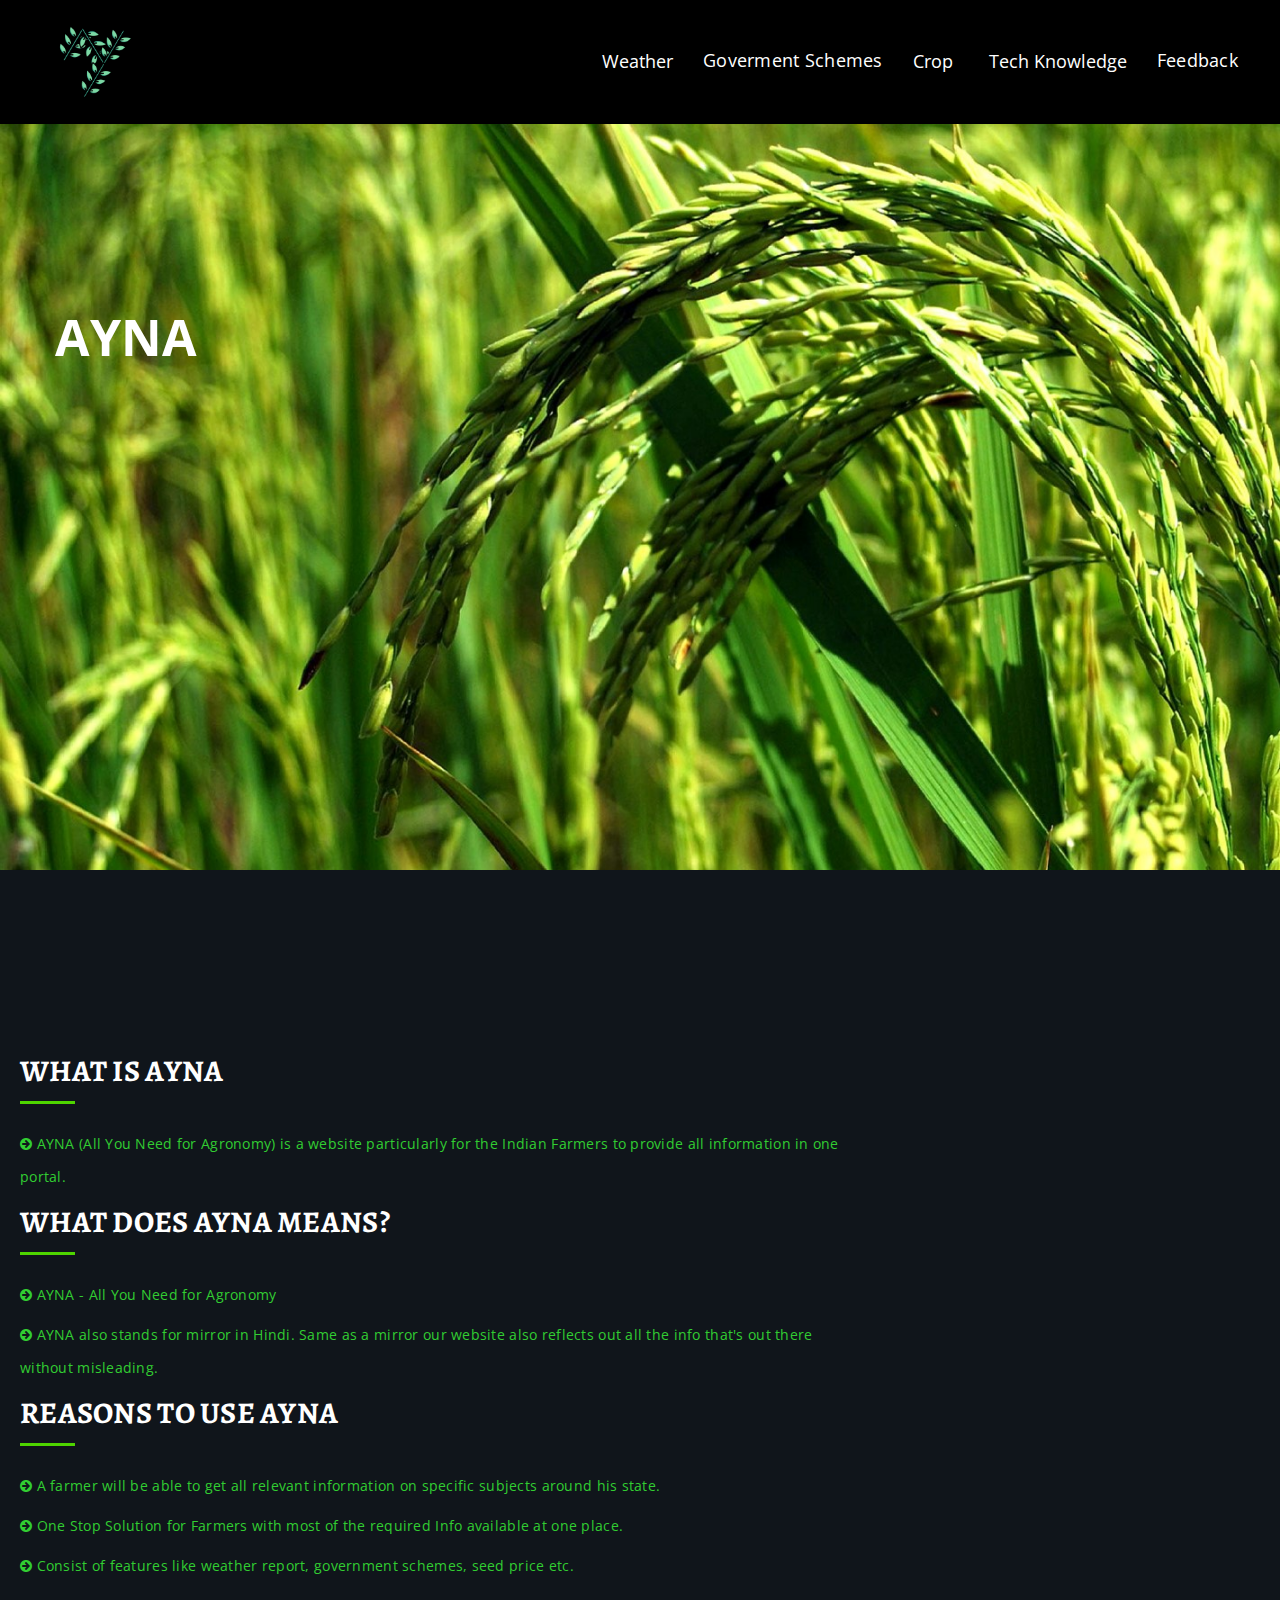
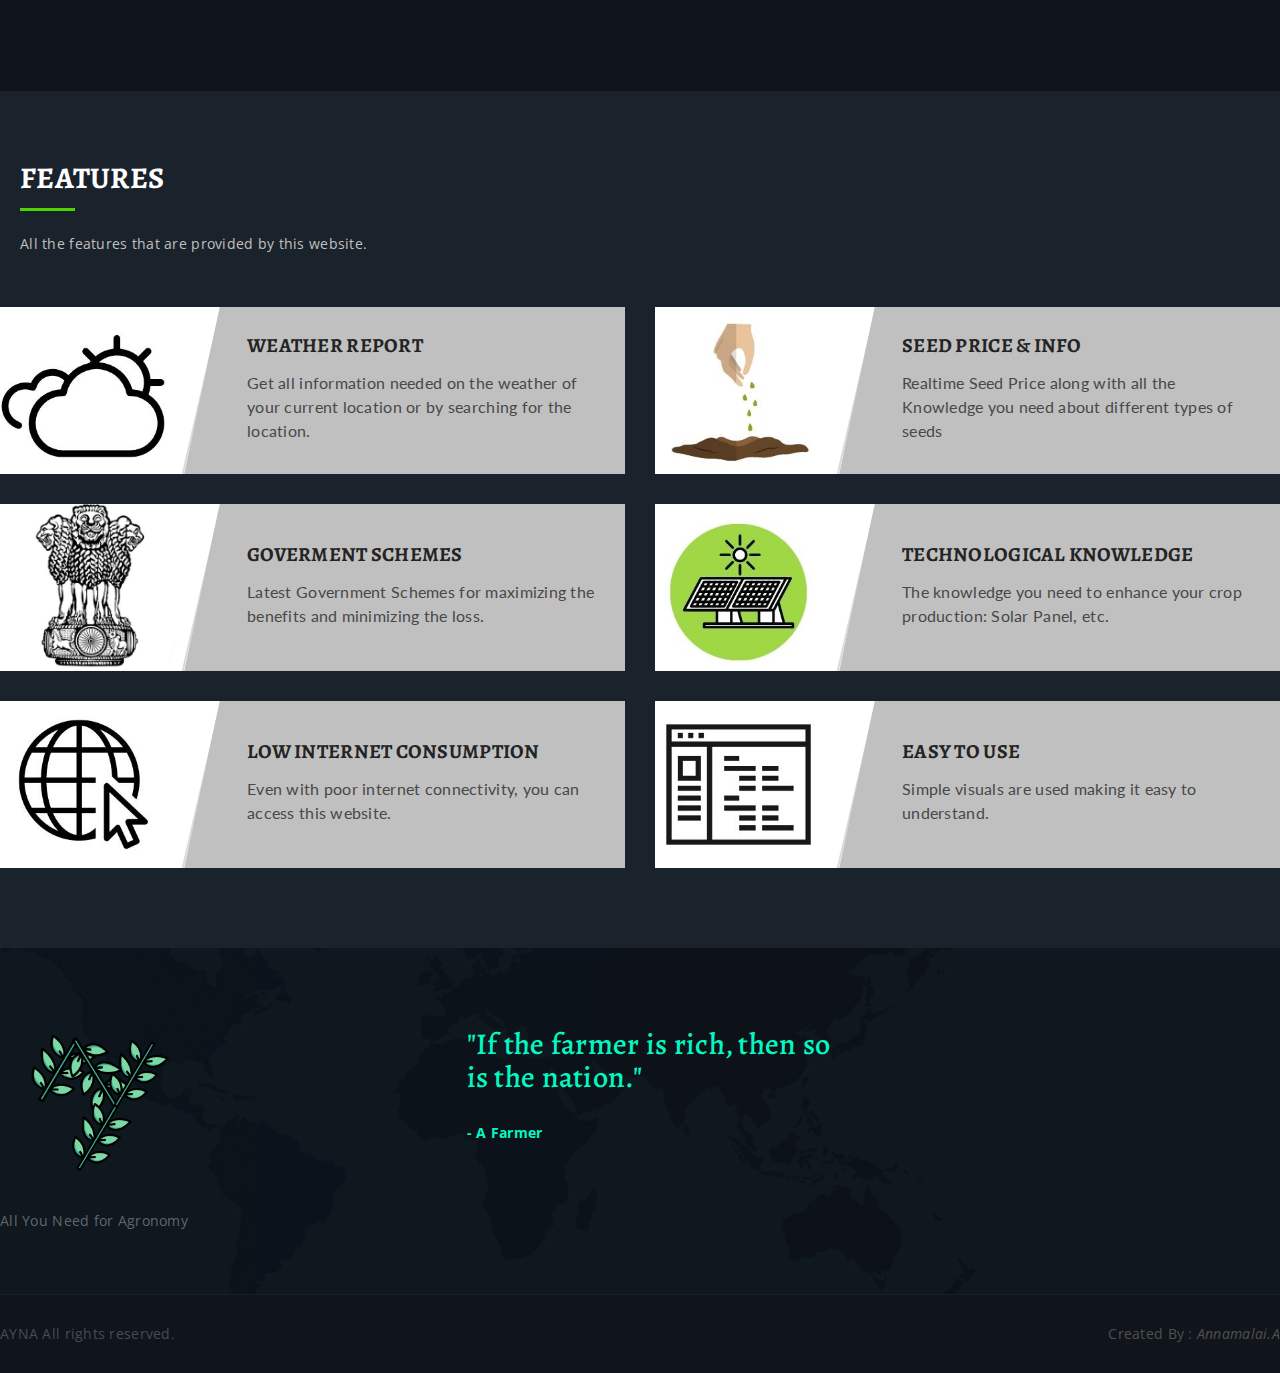
<file: index.html>
<!DOCTYPE html>
<html lang="en">


	<style type="text/css">

		.header {
		  overflow: hidden;
		  background-color: black;
		  padding: 10px 30px ;
		}
		
		.header a {
		  float: left;
		  color: white;
		  text-align: center;
		  padding: 12px;
		  text-decoration: none;
		  font-size: 18px; 
		  line-height: 25px;
		  border-radius: 4px;
		}
		
		.header a.logo {
		  font-size: 25px;
		  font-weight: bold;
		}
		.header a.logo:hover {
		  background-color: black;
		}
		
		
		.header a:hover {
		  background-color: rgb(86, 246, 11);
		  color: black;
		}
		
		.header a.active {
		  background-color: dodgerblue;
		  color: white;
		}
		
		.header-right {
		  float: right;
		}
		.subnav {
		  float: left;
		  overflow: hidden;
		  padding: 12px;
		  text-decoration: none;
		  font-size: 18px; 
		  line-height: 25px;
		  border-radius: 4px;
		}
		
		.subnav .subnavbtn {
		  border: none;
		  outline: none;
		  color: white;
		
		  background-color: inherit;
		  font-family: inherit;
		  margin: 0;
		}
		
		
		.subnav-content {
		  display: none;
		  position: absolute;
		
		  background-color: black;
		  z-index: 1;
		}
		
		.subnav-content a {
		  float: left;
		  color: white;
		  text-decoration: none;
		}
		
		.subnav-content a:hover {
		  background-color: rgb(6, 240, 26);
		  color: black;
		}
		
		.subnav:hover .subnav-content {
		  display: block;
		}
</style>

<head>
	<meta name="viewport" content="width=device-width , initial-scale=1.0">
	<meta http-equiv="X-UA-Compatible" content="IE=edge">
	<meta charset="UTF-8">
	<title>AYNA</title>
	<!-- viewport meta -->
	<meta name="AYNA" content="All You Need for Agronomy">

	<!-- styles -->
	<!-- helpers -->
	<link rel="stylesheet" href="plugins/bootstrap/css/bootstrap.min.css">
	<!-- fontawesome css -->
	<link rel="stylesheet" href="plugins/font-awesome/css/font-awesome.min.css">
	<!-- strock gap icons -->
	<link rel="stylesheet" href="plugins/Stroke-Gap-Icons-Webfont/style.css">
	<!-- revolution slider css -->
	<link rel="stylesheet" href="plugins/revolution/css/settings.css">
	<link rel="stylesheet" href="plugins/revolution/css/layers.css">
	<link rel="stylesheet" href="plugins/revolution/css/navigation.css">
	<!-- flaticon css -->
	<link rel="stylesheet" href="plugins/flaticon/flaticon.css">
	<!-- jQuery ui css -->
	<link href="plugins/jquery-ui-1.11.4/jquery-ui.css" rel="stylesheet">
	<!-- owl carousel css -->
	<link rel="stylesheet" href="plugins/owl.carousel-2/assets/owl.carousel.css">
	<link rel="stylesheet" href="plugins/owl.carousel-2/assets/owl.theme.default.min.css">
	<!-- animate css -->
	<link rel="stylesheet" href="plugins/animate.min.css">
	<!-- fancybox -->
	<link rel="stylesheet" href="plugins/fancyapps-fancyBox/source/jquery.fancybox.css">
	<link rel="icon" href="images/aynaLogo.png" type="image/gif" sizes="16x16">


	<!-- master stylesheet -->
	<link rel="stylesheet" href="css/style.css">
	<!-- responsive stylesheet -->
	<link rel="stylesheet" href="css/responsive.css">



</head>
<body>

	<style type="text/css">

		.header {
		  overflow: hidden;
		  background-color: black;
		  padding: 10px 30px ;
		}
		
		.header a {
		  float: left;
		  color: white;
		  text-align: center;
		  padding: 12px;
		  text-decoration: none;
		  font-size: 18px; 
		  line-height: 25px;
		  border-radius: 4px;
		}
		
		.header a.logo {
		  font-size: 25px;
		  font-weight: bold;
		}
		.header a.logo:hover {
		  background-color: black;
		}
		
		.header a:hover {
		  background-color: rgb(86, 246, 11);
		  color: black;
		}
		
		.header a.active {
		  background-color: dodgerblue;
		  color: white;
		}
		
		.header-right {
		  float: right;
		}
		.subnav {
		  float: left;
		  overflow: hidden;
		  padding: 12px;
		  text-decoration: none;
		  font-size: 18px; 
		  line-height: 25px;
		  border-radius: 4px;
		}
		
		.subnav .subnavbtn {
		  border: none;
		  outline: none;
		  color: white;
		
		  background-color: inherit;
		  font-family: inherit;
		  margin: 0;
		}
		
		
		.subnav-content {
		  display: none;
		  position: absolute;
		
		  background-color: black;
		  z-index: 1;
		}
		
		.subnav-content a {
		  float: left;
		  color: white;
		  text-decoration: none;
		}
		
		.subnav-content a:hover {
		  background-color: rgb(6, 240, 26);
		  color: black;
		}
		
		.subnav:hover .subnav-content {
		  display: block;
		}
</style>	


<!-- Start mainmenu -->
<header>
	<div class="header">
	 <a href="#default" class="logo"><img style="height: 80px;" src="images/footer-logo.png" alt="logo"></a>
	 <br>
	  <div class="header-right">
	   <div class="subnav">
		   <button class="subnavbtn">Weather<i class="#"></i></button>
		   <div class="subnav-content">
		   <li><a href="weatherwebsite/index.html">Search</a></li>
		   <li><a href="weatherwebsite/currentLocationW/index.html">Your Current Location</a></li>
		   </div>
	   </div>
	   <a href="govts.html">Goverment Schemes</a>
	   <div class="subnav">
		   <button class="subnavbtn">Crop<i class="#"></i></button>
		   <div class="subnav-content">
		   <li><a href="seed.html">Info on Seeds</a></li>
		   <li><a href="seed price.html">Current Seeds Price</a></li>
		   <li><a href="Fertilizer.html">Fertilizer</a></li>
		   </div>
	   </div>
	   <div class="subnav">
		<button class="subnavbtn">Tech Knowledge<i class="#"></i></button>
		<div class="subnav-content">
		<li><a href="solarpanel.html">Solar Panel</a></li>
		<li><a href="tech.html">Modern Day Tech</a></li>
		</div>
	</div>
	   <a href="Feedback.html">Feedback</a>
	   </div>

</div>

</header>
<!-- End mainmenu -->


<section class="rev_slider_wrapper thm-banner-wrapper">
	<div id="slider1" class="rev_slider"  data-version="5.0">
		<ul>

			<li data-transition="parallaxvertical" data-ease="SlowMo.ease">
				<img src="images/slider/crop.jpg"  alt="Crop Background">
				<div class="tp-caption sfb tp-resizeme caption-h1" 
			        data-x="left" data-hoffset="0" 
			        data-y="top" data-voffset="188" 
			        data-whitespace="nowrap"
			        data-transform_idle="o:1;" 
			        data-transform_in="o:0" 
			        data-transform_out="o:0" 
			        data-start="500">
					AYNA
			    </div>
				<div class="tp-caption sfb tp-resizeme caption-p" 
			        data-x="left" data-hoffset="33" 
			        data-y="top" data-voffset="315" 
			        data-whitespace="nowrap"
			        data-transform_idle="o:1;" 
			        data-transform_in="o:0" 
			        data-transform_out="o:0" 
			        data-start="1000">
					"AYNA - <strong>You Need for Agronomy</strong>."
			    </div>
				
			</li>

			<li data-transition="parallaxvertical" data-ease="SlowMo.ease">
				<img src="images/slider/11.jpeg"  alt="Farms">
				<div class="tp-caption sfb tp-resizeme caption-h1" 
			        data-x="left" data-hoffset="0" 
			        data-y="top" data-voffset="248" 
			        data-whitespace="nowrap"
			        data-transform_idle="o:1;" 
			        data-transform_in="o:0" 
			        data-transform_out="o:0" 
			        data-start="500">
					Our<br> Vision
			    </div>
				<div class="tp-caption sfb tp-resizeme caption-p" 
			        data-x="left" data-hoffset="0" 
			        data-y="top" data-voffset="375" 
			        data-whitespace="nowrap"
			        data-transform_idle="o:1;" 
			        data-transform_in="o:0" 
			        data-transform_out="o:0" 
			        data-start="1000">
					Is to create awareness related to Farming Technics and Technology in Farmers community.
			    </div>
				<div class="tp-caption sfl tp-resizeme" 
			        data-x="left" data-hoffset="0" 
			        data-y="top" data-voffset="500" 
			        data-whitespace="nowrap"
			        data-transform_idle="o:1;" 
			        data-transform_in="o:0" 
			        data-transform_out="o:0" 
			        data-start="1500">
			    </div>
			</li>
			<li data-transition="parallaxvertical" data-ease="SlowMo.ease">
				<img src="images/slider/bg2.jpg"  alt="crop">
				<div class="tp-caption sfb tp-resizeme caption-h1" 
			        data-x="left" data-hoffset="0" 
			        data-y="top" data-voffset="248" 
			        data-whitespace="nowrap"
			        data-transform_idle="o:1;" 
			        data-transform_in="o:0" 
			        data-transform_out="o:0" 
			        data-start="500">
					AYNA<br>VISION
			    </div>
				<div class="tp-caption sfb tp-resizeme caption-p" 
			        data-x="left" data-hoffset="0" 
			        data-y="top" data-voffset="375" 
			        data-whitespace="nowrap"
			        data-transform_idle="o:1;" 
			        data-transform_in="o:0" 
			        data-transform_out="o:0" 
			        data-start="1000">
			        Is to work for farmers problem and introduce them to various policies and Technology related to farming.
					
			    </div>
				<div class="tp-caption sfl tp-resizeme" 
			        data-x="left" data-hoffset="0" 
			        data-y="top" data-voffset="500" 
			        data-whitespace="nowrap"
			        data-transform_idle="o:1;" 
			        data-transform_in="o:0" 
			        data-transform_out="o:0" 
			        data-start="1500">
					<!--<a href="about.html" class="thm-btn">About Us <i class="fa fa-arrow-right"></i></a>-->
			    </div>
			</li>

			<li data-transition="parallaxvertical" data-ease="SlowMo.ease">
				<img src="images/slider/12.jpeg"  alt="farms">
				<div class="tp-caption sfb tp-resizeme caption-h1" 
			        data-x="left" data-hoffset="0" 
			        data-y="bottom" data-voffset="0" 
			        data-whitespace="nowrap"
			        data-transform_idle="o:1;" 
			        data-transform_in="o:0" 
			        data-transform_out="o:0" 
			        data-start="500">
					
			    </div>
				<div class="tp-caption sfb tp-resizeme caption-h1" 
			        data-x="right" data-hoffset="0" 
			        data-y="bottom" data-voffset="0" 
			        data-whitespace="nowrap"
			        data-transform_idle="o:1;" 
			        data-transform_in="o:0" 
			        data-transform_out="o:0" 
			        data-start="1700">
					
			    </div>
				<div class="tp-caption sfb tp-resizeme caption-p" 
			        data-x="right" data-hoffset="50" 
			        data-y="top" data-voffset="275" 
			        data-whitespace="nowrap"
			        data-transform_idle="o:1;" 
			        data-transform_in="o:0" 
			        data-transform_out="o:0" 
			        data-start="1100">
					"Farming looks mighty easy when your plow is a pencil,<br> and you're a thousand miles from the corn field." <br> - President Dwight D. Eisenhower			    </div>
			    <div class="tp-caption sfl tp-resizeme" 
			        data-x="right" data-hoffset="460" 
			        data-y="top" data-voffset="360" 
			        data-whitespace="nowrap"
			        data-transform_idle="o:1;" 
			        data-transform_in="o:0" 
			        data-transform_out="o:0" 
			        data-start="1500">
					<!--<a href="https://www.vitbhopal.ac.in/" class="thm-btn inverse">VIT Bhopal <i class="fa fa-arrow-right"></i></a>-->
			    </div>
			</li>
		</ul>
	</div>
</section>

<section class="about-info-box sec-padding">
	<div class="thm-container">
		<div class="row">
		
			
			<div class="col-lg-8 col-md-8">
				<div class="sec-title">
					<h2><span>What is AYNA</span></h2>
					<ul class="bulleted-list">
					<li><i class="fa fa-arrow-circle-right"></i> AYNA (All You Need for Agronomy) is a website particularly for the Indian Farmers to provide all information in one portal.</li> 
					</ul>
					<h2><span>What does AYNA means?</span></h2>
					<ul class="bulleted-list">
						<li><i class="fa fa-arrow-circle-right"></i> AYNA - All You Need for Agronomy</li>
						<li><i class="fa fa-arrow-circle-right"></i> AYNA also stands for mirror in Hindi. Same as a mirror our website also reflects out all the info that's out there without misleading.</li>
					</ul>
					<h2><span>Reasons to Use AYNA</span></h2>
					<ul class="bulleted-list">
					<li><i class="fa fa-arrow-circle-right"></i> A farmer will be able to get all relevant information on specific subjects around his state.</li>
					<li><i class="fa fa-arrow-circle-right"></i> One Stop Solution for Farmers with most of the required Info available at one place.</li>
					<li><i class="fa fa-arrow-circle-right"></i> Consist of features like weather report, government schemes, seed price etc.</li> 
					</ul>
				</div>
			</div>
		</div>
	</div>
</section>

<section class="welcome-services home-one">
	<div class="thm-container">
		<div class="sec-title">
			<h2><span>Features</span></h2>
			<p>All the features that are provided by this website.</p>
		</div>
		<div class="row">
			<div class="col-md-6">
				<div class="welcome-single-services">
					<div class="img-box">
						<img src="images/welcome-services/18.jpg" alt="weather">
					</div>
					<div class="text-box">
						<div class="content">
							<h3>Weather Report</h3>
							<p>Get all information needed on the weather of your current location or by searching for the location.</p>
						</div>
					</div>
				</div>
			</div>
			<div class="col-md-6">
				<div class="welcome-single-services">
					<div class="img-box">
						<img src="images/welcome-services/2.jpg" alt="seed">
					</div>
					<div class="text-box">
						<div class="content">
							<h3>Seed Price & Info</h3>
							<p>Realtime Seed Price along with all the Knowledge you need about different types of seeds</p>
						</div>
					</div>
				</div>
			</div>
			<div class="col-md-6">
				<div class="welcome-single-services">
					<div class="img-box">
						<img src="images/welcome-services/19.png" alt="Govt Schemes">
					</div>
					<div class="text-box">
						<div class="content">
							<h3>Goverment Schemes</h3>
							<p>Latest Government Schemes for maximizing the benefits and minimizing the loss.</p>
						</div>
					</div>
				</div>
			</div>
			<div class="col-md-6">
				<div class="welcome-single-services">
					<div class="img-box">
						<img src="images/welcome-services/3.jpg" alt="Tech">
					</div>
					<div class="text-box">
						<div class="content">
							<h3>Technological Knowledge</h3>
							<p>The knowledge you need to enhance your crop production: Solar Panel, etc.</p>
						</div>
					</div>
				</div>
			</div>
			<div class="col-md-6">
				<div class="welcome-single-services">
					<div class="img-box">
						<img src="images/welcome-services/5.jpg" alt="Internet">
					</div>
					<div class="text-box">
						<div class="content">
							<h3>Low Internet Consumption</h3>
							<p>Even with poor internet connectivity, you can access this website.</p>
						</div>
					</div>
				</div>
			</div>
			<div class="col-md-6">
				<div class="welcome-single-services">
					<div class="img-box">
						<img src="images/welcome-services/7.jpg" alt="Ui Ux">
					</div>
					<div class="text-box">
						<div class="content">
							<h3>Easy to Use</h3>
							<p>Simple visuals are used making it easy to understand.</p>
						</div>
					</div>
				</div>
			</div>
		</div>
	</div>
</section>


<footer id="footer" class="sec-padding">
	<div class="thm-container">
		<div class="row">
			<div class="col-md-4 col-sm-6 footer-widget">
				<div class="about-widget">
					<a href="index.html"><img style="height: 150px;" src="images/footer-logo.png" alt="logo"/></a>
					<p>All You Need for Agronomy</p>
				</div>
			</div>
			<div class="col-md-4 col-sm-6 footer-widget">
				<div class="pl-30">
					<div class="title" style="color: #05f7c2;">
						<h2><span>"If the farmer is rich, then so is the nation."</span></h2>
						<br>
						<p><strong>- A Farmer </strong></p>
					</div>
				</div>
			</div>
			<div class="col-md-4 col-sm-6 footer-widget">
			</div>
		</div>
	</div>
</footer>

<section class="bottom-bar">
	<div class="thm-container clearfix">
		<div class="pull-left">
			<p>AYNA All rights reserved.</p>
		</div>
		<div class="pull-right">
			
			<a href="#">Created By : <i>Annamalai.A</i> </a>
			
		</div>
	</div>
</section>


<!-- jQuery js -->
<script src="plugins/jquery/jquery-1.11.3.min.js"></script>
<!-- bootstrap js -->
<script src="plugins/bootstrap/js/bootstrap.min.js"></script>
<!-- jQuery ui js -->
<script src="plugins/jquery-ui-1.11.4/jquery-ui.js"></script>
<!-- owl carousel js -->
<script src="plugins/owl.carousel-2/owl.carousel.min.js"></script>
<!-- jQuery appear -->
<script src="plugins/jquery-appear/jquery.appear.js"></script>
<!-- jQuery countTo -->
<script src="plugins/jquery-countTo/jquery.countTo.js"></script>
<!-- jQuery validation -->
<script src="plugins/jquery-validation/dist/jquery.validate.min.js"></script>
<!-- gmap.js helper -->
<script src="http://maps.google.com/maps/api/js"></script>
<!-- gmap.js -->
<script src="plugins/gmap.js"></script>
<!-- mixit up -->
<script src="plugins/jquery.mixitup.min.js"></script>

<!-- revolution slider js -->
<script src="plugins/revolution/js/jquery.themepunch.tools.min.js"></script>
<script src="plugins/revolution/js/jquery.themepunch.revolution.min.js"></script>
<script src="plugins/revolution/js/extensions/revolution.extension.actions.min.js"></script>
<script src="plugins/revolution/js/extensions/revolution.extension.carousel.min.js"></script>
<script src="plugins/revolution/js/extensions/revolution.extension.kenburn.min.js"></script>
<script src="plugins/revolution/js/extensions/revolution.extension.layeranimation.min.js"></script>
<script src="plugins/revolution/js/extensions/revolution.extension.migration.min.js"></script>
<script src="plugins/revolution/js/extensions/revolution.extension.navigation.min.js"></script>
<script src="plugins/revolution/js/extensions/revolution.extension.parallax.min.js"></script>
<script src="plugins/revolution/js/extensions/revolution.extension.slideanims.min.js"></script>
<script src="plugins/revolution/js/extensions/revolution.extension.video.min.js"></script>

<!-- fancy box -->
<script src="plugins/fancyapps-fancyBox/source/jquery.fancybox.pack.js"></script>
<!-- type script -->
<script src="plugins/typed.js-master/dist/typed.min.js"></script>

<!-- theme custom js  -->
<script src="js/main.js"></script>
</body>
</html>
</file>
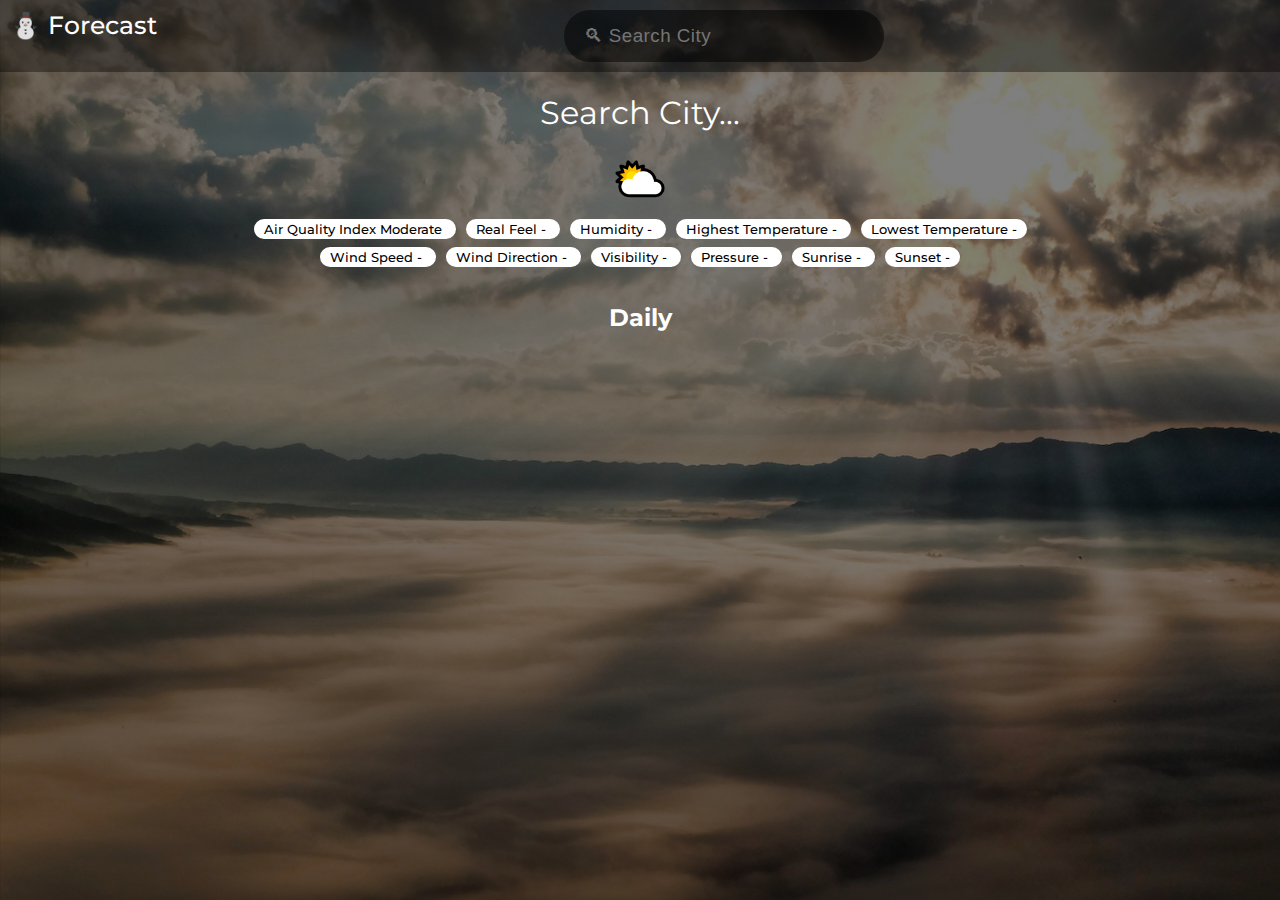
<file: weatherwebsite/index.html>
<!DOCTYPE html>
<html lang="en">

<head>
  <meta charset="UTF-8">
  <meta name="viewport" content="width=device-width, initial-scale=1.0">

  <title>Weather App Using OpenWeatherMap API</title>

  <link rel="icon" type="image/x-icon" href="icons/favicon.ico">

  <link rel="stylesheet" href="styles/style.css">
  <link rel="prefetch" href="media/day1.jpg">
  <link rel="prefetch" href="media/day2.jpg">
  <link rel="prefetch" href="media/day3.jpg">
  <link rel="prefetch" href="media/day4.jpg">
  <link rel="prefetch" href="media/day5.jpg">
  <link rel="prefetch" href="media/night1.jpg">
  <link rel="prefetch" href="media/night2.jpg">
  <link rel="prefetch" href="media/night3.jpg">
  <link rel="prefetch" href="media/night4.jpg">
  <link rel="prefetch" href="media/night5.jpg">
  <link rel="prefetch" href="media/rainy1.jpg">
  <link rel="prefetch" href="media/rainy2.jpg">
  <link rel="prefetch" href="media/rainy3.jpg">
  <link rel="prefetch" href="media/rainy4.jpg">
  <link rel="prefetch" href="media/rainy5.jpg">
  <link rel="prefetch" href="media/cloudy1.jpg">
  <link rel="prefetch" href="media/cloudy2.jpg">
  <link rel="prefetch" href="media/cloudy3.jpg">
  <link rel="prefetch" href="media/cloudy4.jpg">
  <link rel="prefetch" href="media/cloudy5.jpg">
  <link rel="prefetch" href="icons/loader.gif">

  <link rel="preconnect" href="https://fonts.googleapis.com">
  <link rel="preconnect" href="https://fonts.gstatic.com" crossorigin>
  <link href="https://fonts.googleapis.com/css2?family=Montserrat:wght@500&display=swap" rel="stylesheet">

  <style>
    body {
      /* background-image: linear-gradient(rgba(0, 0, 0, 0.5),rgba(0, 0, 0, 0.5)) , url('media/day1.jpg'); */
      -webkit-background-size: cover;
      -moz-background-size: cover;
      -o-background-size: cover;

      /* Added background-repeat and set it to no-repeat to help prevent the images from duplicating. I added !important to 
         * background-repeat and background-size in order to place importance on the background images not repeating and
         * to cover the entire webpage. Phillip Andrews
         */
      background-repeat: no-repeat !important;
      background-size: cover !important;
      background-attachment: fixed;

      height: 100vh;
    }
    
    @media (max-width: 600px) {
      body {
        height: 100%;
      }
    }
  </style>
</head>

<body>
  <ul class="navbar">
    <li style="float: left; margin-left: -10px;" class="forecast"><a class="#"
        href="#">⛄ Forecast</a></li>
   
        <li style="flex: 1; display: flex; justify-content: center;">
          <input spellcheck="false" class="search-city" id="searchCity" type="text" autocomplete="off"
              placeholder="🔍︎ Search City" style="margin: 0 auto;">
      </li>
  </ul>

  <ul class="mobile-navbar">
    <li><input spellcheck="false" class="mobile-search-city" id="mobileSearchCity" type="text" autocomplete="off"
        placeholder="Search City..."></li>
  </ul>

  <h1 class="location-name" id="locationName">Search City...</h1>

  <div class="temperature-container">
    <div class="temperature-icon"><img class="imgs-as-icons" src="icons/sunny.png"></div>
    <div class="temperature-value" id="temperatureValue"></div>
  </div>

  <h2 class="weather-type" id="weatherType"></h2>

  <div class="additionals-first-row">
    <span class="air-quality-additional">
      <span class="air-quality-additional-label">Air Quality Index </span>
      <span class="air-quality-index-additional-value">Moderate</span>
    </span>

    <span class="real-feel-additional">
      <span class="real-feel-additional-label">Real Feel </span>
      <span class="real-feel-additional-value" id="realFeelAdditionalValue">-</span>
    </span>

    <span class="humidity-additional">
      <span class="humidity-additional-label">Humidity </span>
      <span class="humidity-additional-value" id="humidityAdditionalValue">-</span>
    </span>

    <span class="max-temperature-additional">
      <span class="max-temperature-additional-label">Highest Temperature </span>
      <span class="max-temperature-additional-value" id="maxTemperatureAdditionalValue">-</span>
    </span>

    <span class="min-temperature-additional">
      <span class="min-temperature-additional-label">Lowest Temperature </span>
      <span class="min-temperature-additional-value" id="minTemperatureAdditionalValue">-</span>
    </span>
  </div>

  <div class="additionals-second-row">
    <span class="wind-speed-additional">
      <span class="wind-speed-additional-label">Wind Speed </span>
      <span class="wind-speed-additional-value" id="windSpeedAdditionalValue">-</span>
    </span>

    <span class="wind-direction-additional">
      <span class="wind-direction-additional-label">Wind Direction </span>
      <span class="wind-direction-additional-value" id="windDirectionAdditionalValue">-</span>
    </span>

    <span class="visibility-additional">
      <span class="visibility-additional-label">Visibility </span>
      <span class="visibility-additional-value" id="visibilityAdditionalValue">-</span>
    </span>

    <span class="pressure-additional">
      <span class="pressure-additional-label">Pressure </span>
      <span class="pressure-additional-value" id="pressureAdditionalValue">-</span>
    </span>

    <span class="sunrise-additional">
      <span class="sunrise-additional-label">Sunrise </span>
      <span class="sunrise-additional-value" id="sunriseAdditionalValue">-</span>
    </span>

    <span class="sunset-additional">
      <span class="sunset-additional-label">Sunset </span>
      <span class="sunset-additional-value" id="sunsetAdditionalValue">-</span>
    </span>
  </div>

  <br>
  <!-- <div class="separator"></div> -->

  <div class="daily-forecast">

    <h2 class="daily-forecast-label">Daily</h2>

    <div id="forecast-container" class="forecast-container">
      
    </div>
  </div>

  <script src="scripts/script.js"></script>
  <script src="scripts/mobile.js"></script>
  <br><br><br><br><br>
</body>

</html>
</file>
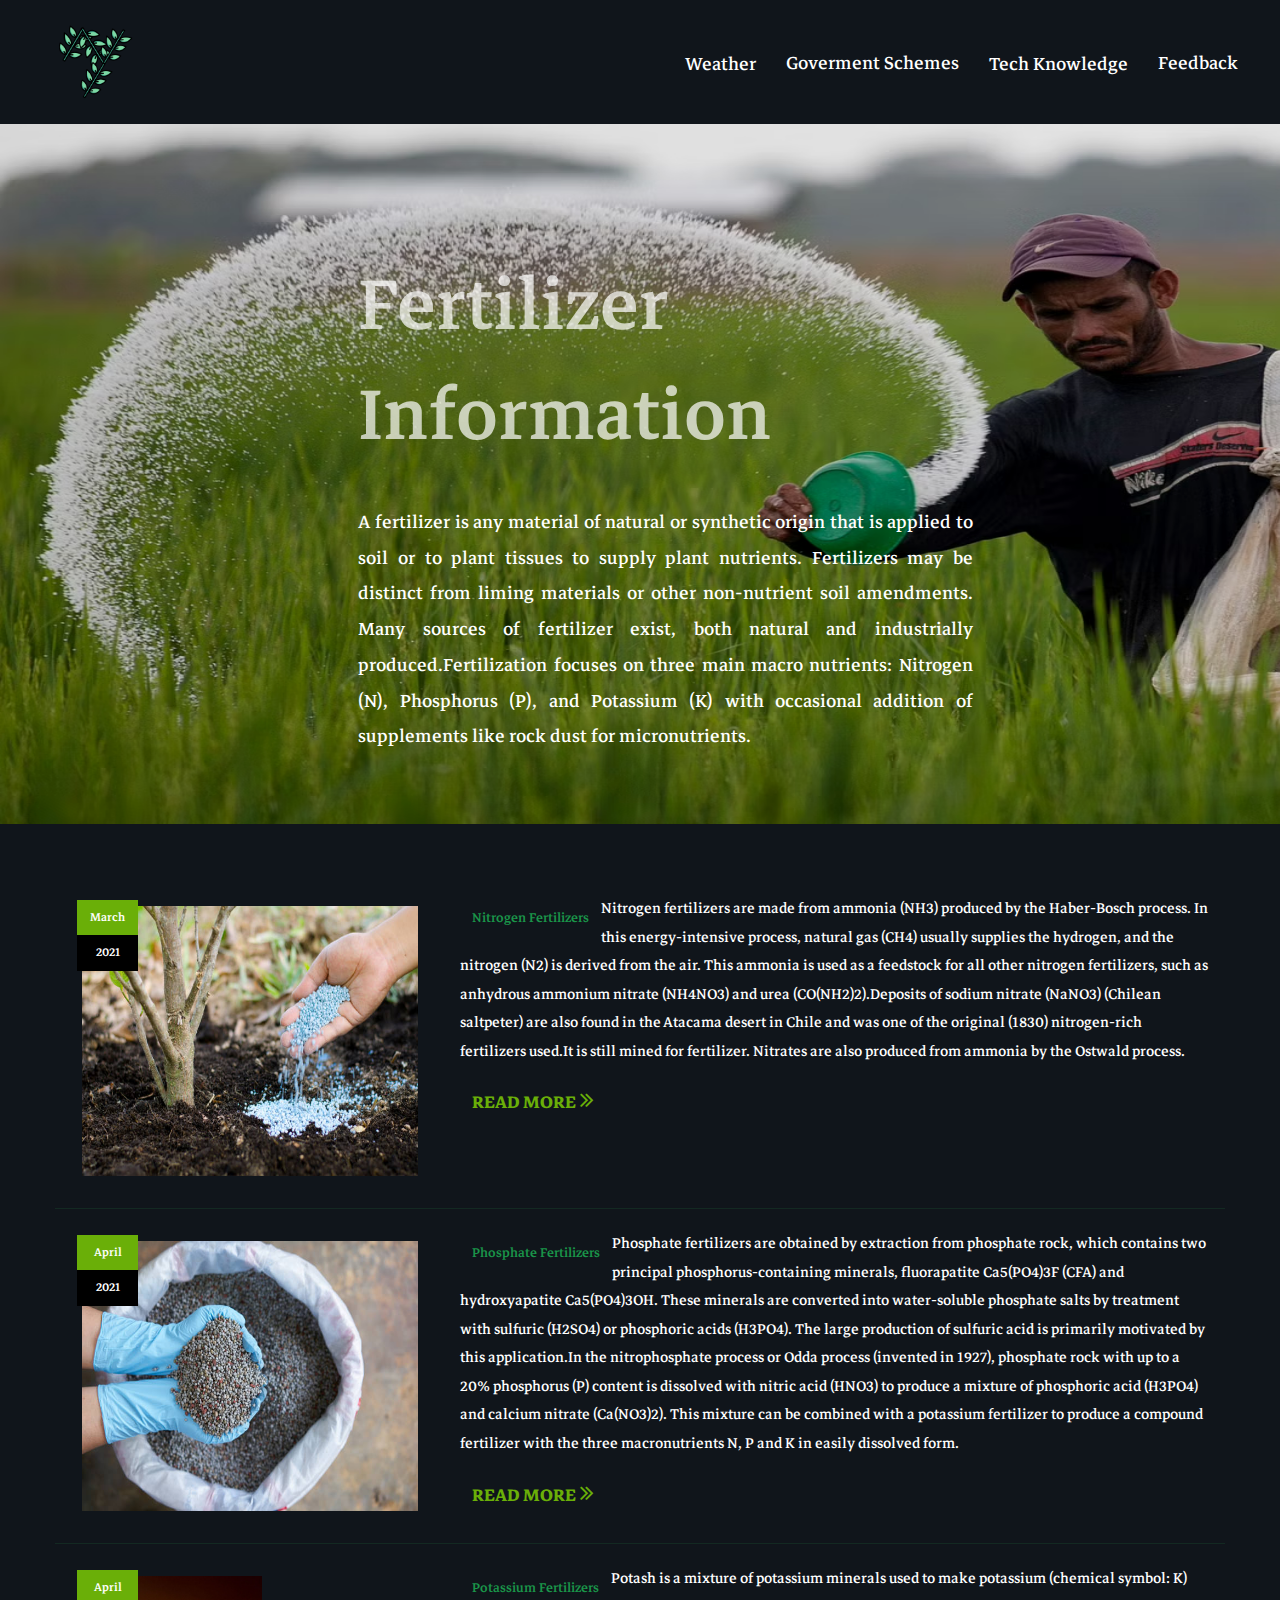
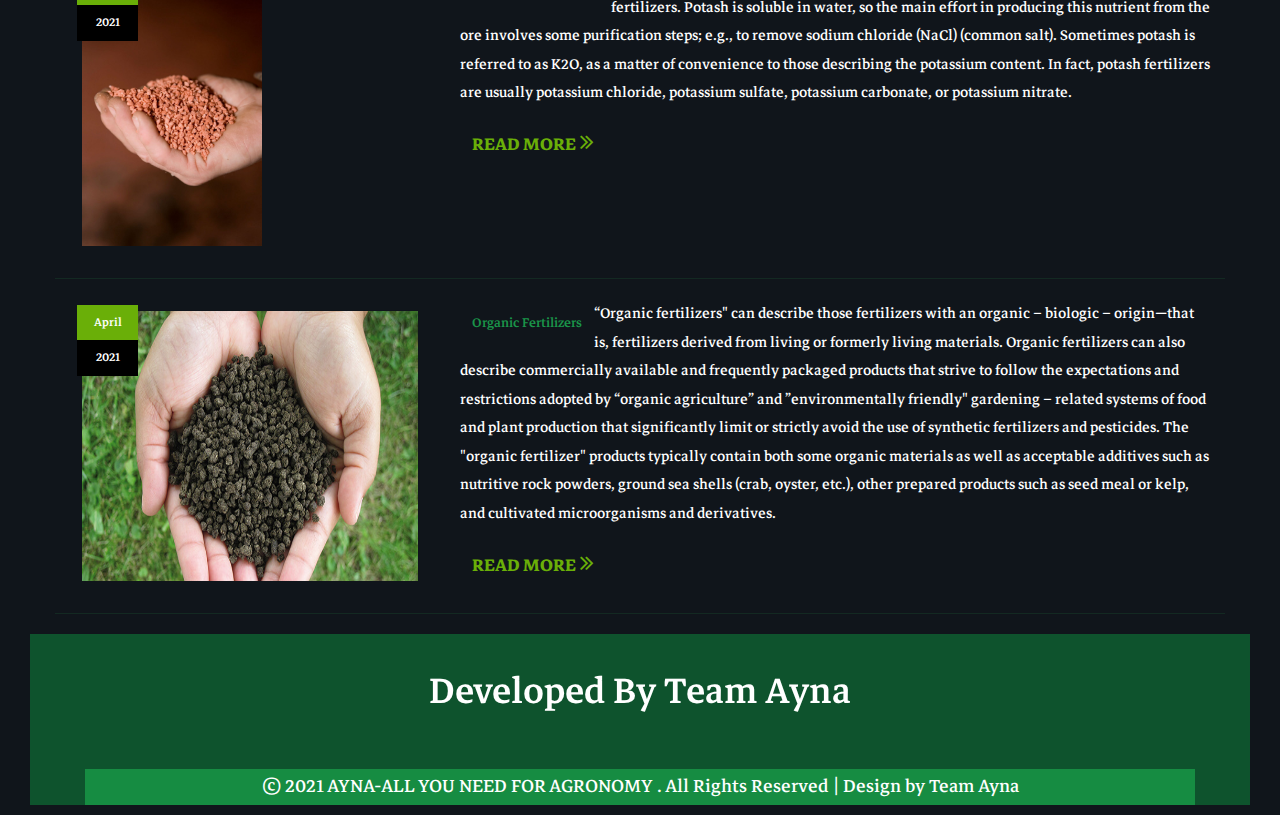
<file: Fertilizer.html>
<!DOCTYPE html>
<html lang="en">
<style type="text/css">

		.header {
		  overflow: hidden;
		  background-color: #10151b;
		  padding: 10px 30px ;
		  font-size: 20px;
		}
		
		.header a {
		  float: left;
		  color: white;
		  text-align: center;
		  padding: 12px;
		  text-decoration: none;
		  font-size: 18px; 
		  line-height: 25px;
		  border-radius: 4px;
		}
		
		.header a.logo {
		  font-size: 25px;
		  font-weight: bold;
		}
		.header a.logo:hover {
		  background-color: black;
		}
		
		.header a:hover {
		  background-color: rgb(86, 246, 11);
		  color: black;
		}
		
		.header a.active {
		  background-color: dodgerblue;
		  color: white;
		}
		
		.header-right {
		  float: right;
		}
		.subnav {
		  float: left;
		  overflow: hidden;
		  padding: 12px;
		  text-decoration: none;
		  font-size: 18px; 
		  line-height: 25px;
		  border-radius: 4px;
		}
		
		.subnav .subnavbtn {
		  border: none;
		  outline: none;
		  color: white;
		
		  background-color: inherit;
		  font-family: inherit;
		  margin: 0;
		}
		
		
		.subnav-content {
		  display: none;
		  position: absolute;
		
		  background-color:#10151b;
		  z-index: 1;
		}
		
		.subnav-content a {
		  float: left;
		  color: white;
		  text-decoration: none;
		}
		
		.subnav-content a:hover {
		  background-color: rgb(6, 240, 26);
		  color: black;
		}
		
		.subnav:hover .subnav-content {
		  display: block;
		}
		li{
			list-style: none; 
		}
</style>
  <head>
    <meta charset="utf-8">
    <meta http-equiv="X-UA-Compatible" content="IE=edge">
    <meta name="viewport" content="width=device-width, initial-scale=1">
    <title>Fertilizer</title>
    <link href="seed/fertilizer/css/bootstrap.min.css" rel="stylesheet">
    <link href="seed/fertilizer/css/global.css" rel="stylesheet">
	<link href="seed/fertilizer/css/blog.css" rel="stylesheet">
	 <link rel="stylesheet" type="text/css" href="seed/fertilizer/css/font-awesome.min.css" />
	 <link href="https://fonts.googleapis.com/css?family=Markazi+Text" rel="stylesheet">
     <script src="seed/fertilizer/js/jquery-2.1.1.min.js"></script>
     <script src="seed/fertilizer/js/bootstrap.min.js"></script>

  </head>

<body>


<header>
<div class="header">
	 <a href="index.html" class="logo"><img style="height: 80px;" src="images/footer-logo.png" alt="logo"></a>
	 <br>
	  <div class="header-right">
	   <div class="subnav">
		   <button style="font-size: 25px;" class="subnavbtn">Weather<i class="#"></i></button>
		   <div class="subnav-content">
		   <li><a style="font-size: 25px;" href="weatherwebsite/index.html">Search</a></li>
		   <li><a style="font-size: 25px;" href="weatherwebsite/currentLocationW/index.html">Your Current Location</a></li>
		   </div>
	   </div>
	   <a style="font-size: 25px;" href="govts.html">Goverment Schemes</a>   
	   <div class="subnav">
		<button style="font-size: 25px;" class="subnavbtn">Tech Knowledge<i class="#"></i></button>
		<div class="subnav-content">
		<li><a href="solarpanel.html">Solar Panel</a></li>
		<li><a href="tech.html">Modern Day Tech</a></li>
		</div>
	</div>
	   <a style="font-size: 25px;" href="Feedback.html">Feedback</a>
	   </div>
</div>

</header>



	<div class="top"  >
<img src="seed/fertilizer/img/i1.jpeg" alt="fertilizer" height=700px width=1450px>



</div>
<div class="centered">
	<h1 style="color:white";>Fertilizer Information</h1>
	 </div>


<div class ="centered2">
<p align="justify">A fertilizer is any material of natural or synthetic origin that is applied to soil or to plant tissues to supply plant nutrients. Fertilizers may be distinct from liming materials or other non-nutrient soil amendments. Many sources of fertilizer exist, both natural and industrially produced.Fertilization focuses on three main macro nutrients: Nitrogen (N), Phosphorus (P), and Potassium (K) with occasional addition of supplements like rock dust for micronutrients.</p>
</div>
<div class="header">



<section id="blog">
 <div class="container">
  <div class="row">
    <div class="col-sm-12 space_all">
	 <div class="blog_1 mgt clearfix">
	  <div class="col-sm-4 clearfix">
	   <div class="blog_home1i clearfix">
	    <div class="grid clearfix">
		  <figure class="effect-jazz">
			<a href="seed/fertilizer/detail.html"><img src="seed/fertilizer/img/i2.jpeg" height="270" class="iw mgt" alt="img25"></a>
		  </figure>
	  </div>
		<div class="blog_home1il clearfix">
          <h6 class="mgt"><span class="date">March</span> <span class="year">2021</span></h6>	
		</div>
	  </div>
	  </div>
	  <div class="col-sm-8 clearfix">
	   <div class="blog_1r">
	    <h3 class="mgt"><a href="seed/fertilizer/detail.html">Nitrogen Fertilizers</a></h3>
		
		<p>Nitrogen fertilizers are made from ammonia (NH3) produced by the Haber-Bosch process. In this energy-intensive process, natural gas (CH4) usually supplies the hydrogen, and the nitrogen (N2) is derived from the air. This ammonia is used as a feedstock for all other nitrogen fertilizers, such as anhydrous ammonium nitrate (NH4NO3) and urea (CO(NH2)2).Deposits of sodium nitrate (NaNO3) (Chilean saltpeter) are also found in the Atacama desert in Chile and was one of the original (1830) nitrogen-rich fertilizers used.It is still mined for fertilizer. Nitrates are also produced from ammonia by the Ostwald process.</p>
		<h5><a href="seed/fertilizer/detail.html">READ MORE <i class="fa fa-angle-double-right"></i></a></h5>

	   </div>
	  </div>
	 </div>
	 <div class="blog_1 clearfix">
	  <div class="col-sm-4 clearfix">
	   <div class="blog_home1i clearfix">
	    <div class="grid clearfix">
		  <figure class="effect-jazz">
			<a href="seed/fertilizer/detail2.html"><img src="seed/fertilizer/img/i3.jpeg" height="270" class="iw mgt" alt="img25"></a>
		  </figure>
	  </div>
		<div class="blog_home1il clearfix">
          <h6 class="mgt"><span class="date">April</span> <span class="year">2021</span></h6>	
		</div>
	  </div>
	  </div>
	  <div class="col-sm-8 clearfix">
	   <div class="blog_1r">
	    <h3 class="mgt"><a href="seed/fertilizer/detail2.html">Phosphate Fertilizers</a></h3>
		<p>Phosphate fertilizers are obtained by extraction from phosphate rock, which contains two principal phosphorus-containing minerals, fluorapatite Ca5(PO4)3F (CFA) and hydroxyapatite Ca5(PO4)3OH. These minerals are converted into water-soluble phosphate salts by treatment with sulfuric (H2SO4) or phosphoric acids (H3PO4). The large production of sulfuric acid is primarily motivated by this application.In the nitrophosphate process or Odda process (invented in 1927), phosphate rock with up to a 20% phosphorus (P) content is dissolved with nitric acid (HNO3) to produce a mixture of phosphoric acid (H3PO4) and calcium nitrate (Ca(NO3)2). This mixture can be combined with a potassium fertilizer to produce a compound fertilizer with the three macronutrients N, P and K in easily dissolved form.</p>
		<h5><a href="seed/fertilizer/detail2.html">READ MORE <i class="fa fa-angle-double-right"></i></a></h5>
		
	   </div>
	  </div>
	 </div>
	 <div class="blog_1 clearfix">
	  <div class="col-sm-4 clearfix">
	   <div class="blog_home1i clearfix">
	    <div class="grid clearfix">
		  <figure class="effect-jazz">
			<a href="seed/fertilizer/detail3.html"><img src="seed/fertilizer/img/i5.jpeg" height="270" class="iw mgt" alt="img25"></a>
		  </figure>
	  </div>
		<div class="blog_home1il clearfix">
          <h6 class="mgt"><span class="date">April</span> <span class="year">2021</span></h6>	
		</div>
	  </div>
	  </div>
	  <div class="col-sm-8 clearfix">
	   <div class="blog_1r">
	    <h3 class="mgt"><a href="seed/fertilizer/detail3.html">Potassium Fertilizers</a></h3>

		<p>Potash is a mixture of potassium minerals used to make potassium (chemical symbol: K) fertilizers. Potash is soluble in water, so the main effort in producing this nutrient from the ore involves some purification steps; e.g., to remove sodium chloride (NaCl) (common salt). Sometimes potash is referred to as K2O, as a matter of convenience to those describing the potassium content. In fact, potash fertilizers are usually potassium chloride, potassium sulfate, potassium carbonate, or potassium nitrate.</p>
		<h5><a href="seed/fertilizer/detail3.html">READ MORE <i class="fa fa-angle-double-right"></i></a></h5>
		
	   </div>
	  </div>
	 </div>
	 <div class="blog_1 clearfix">
	  <div class="col-sm-4 clearfix">
	   <div class="blog_home1i clearfix">
	    <div class="grid clearfix">
		  <figure class="effect-jazz">
			<a href="seed/fertilizer/detail4.html"><img src="seed/fertilizer/img/i4.jpeg" height="270" class="iw mgt" alt="img25"></a>
		  </figure>
	  </div>
		<div class="blog_home1il clearfix">
          <h6 class="mgt"><span class="date">April</span> <span class="year">2021</span></h6>	
		</div>
	  </div>
	  </div>
	  <div class="col-sm-8 clearfix">
	   <div class="blog_1r">
	    <h3 class="mgt"><a href="seed/fertilizer/detail4.html">Organic Fertilizers</a></h3>
		<p>“Organic fertilizers" can describe those fertilizers with an organic – biologic – origin—that is, fertilizers derived from living or formerly living materials. Organic fertilizers can also describe commercially available and frequently packaged products that strive to follow the expectations and restrictions adopted by “organic agriculture” and ”environmentally friendly" gardening – related systems of food and plant production that significantly limit or strictly avoid the use of synthetic fertilizers and pesticides. The "organic fertilizer" products typically contain both some organic materials as well as acceptable additives such as nutritive rock powders, ground sea shells (crab, oyster, etc.), other prepared products such as seed meal or kelp, and cultivated microorganisms and derivatives.</p>
		<h5><a href="seed/fertilizer/detail4.html">READ MORE <i class="fa fa-angle-double-right"></i></a></h5>

	   </div>
	  </div>
	 </div>
	</div>
  </div>
 </div>
</section>

<section id="footer_main">
 <div class="container">
  <div class="row">
   <div class="col-sm-12">
    <div class="footer_main_1">
	 <h2>Developed By Team Ayna</h2>
	</div>
   </div>
  </div>
 </div>
</section>
<section id="footer">
 <div class="container">
  <div class="row">
   <div class="col-sm-12">
   <div class="col-sm-12">
    <div class="footer_5">
	 <p> © 2021 AYNA-ALL YOU NEED FOR AGRONOMY . All Rights Reserved | Design by Team Ayna</p>
	</div>   
   </div>
  </div>
 </div>
</section>
<script type="text/javascript">
	  $("#menu-close").click(function(e) {
    e.preventDefault();
    $("#sidebar-wrapper").toggleClass("active");
  });
  $("#menu-toggle").click(function(e) {
    e.preventDefault();
    $("#sidebar-wrapper").toggleClass("active");
  });
	</script>
</body>
</html>
</file>
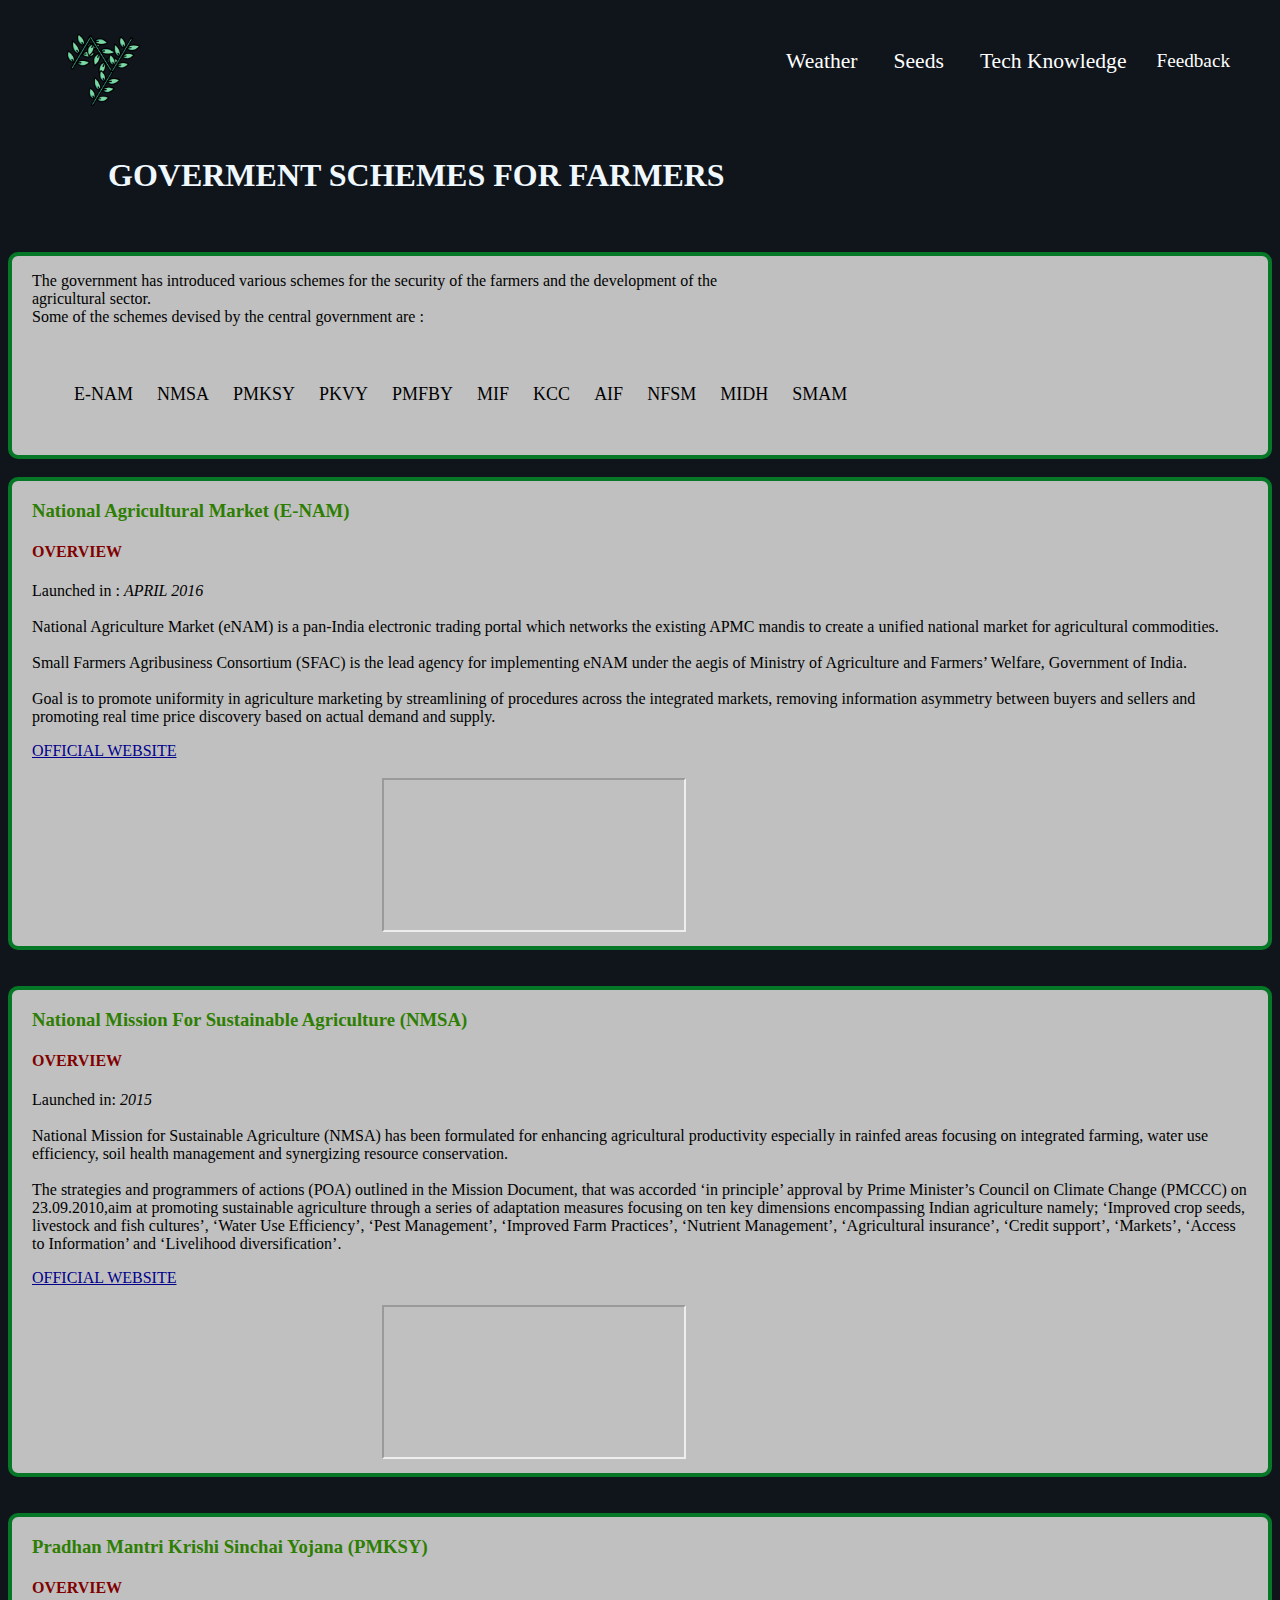
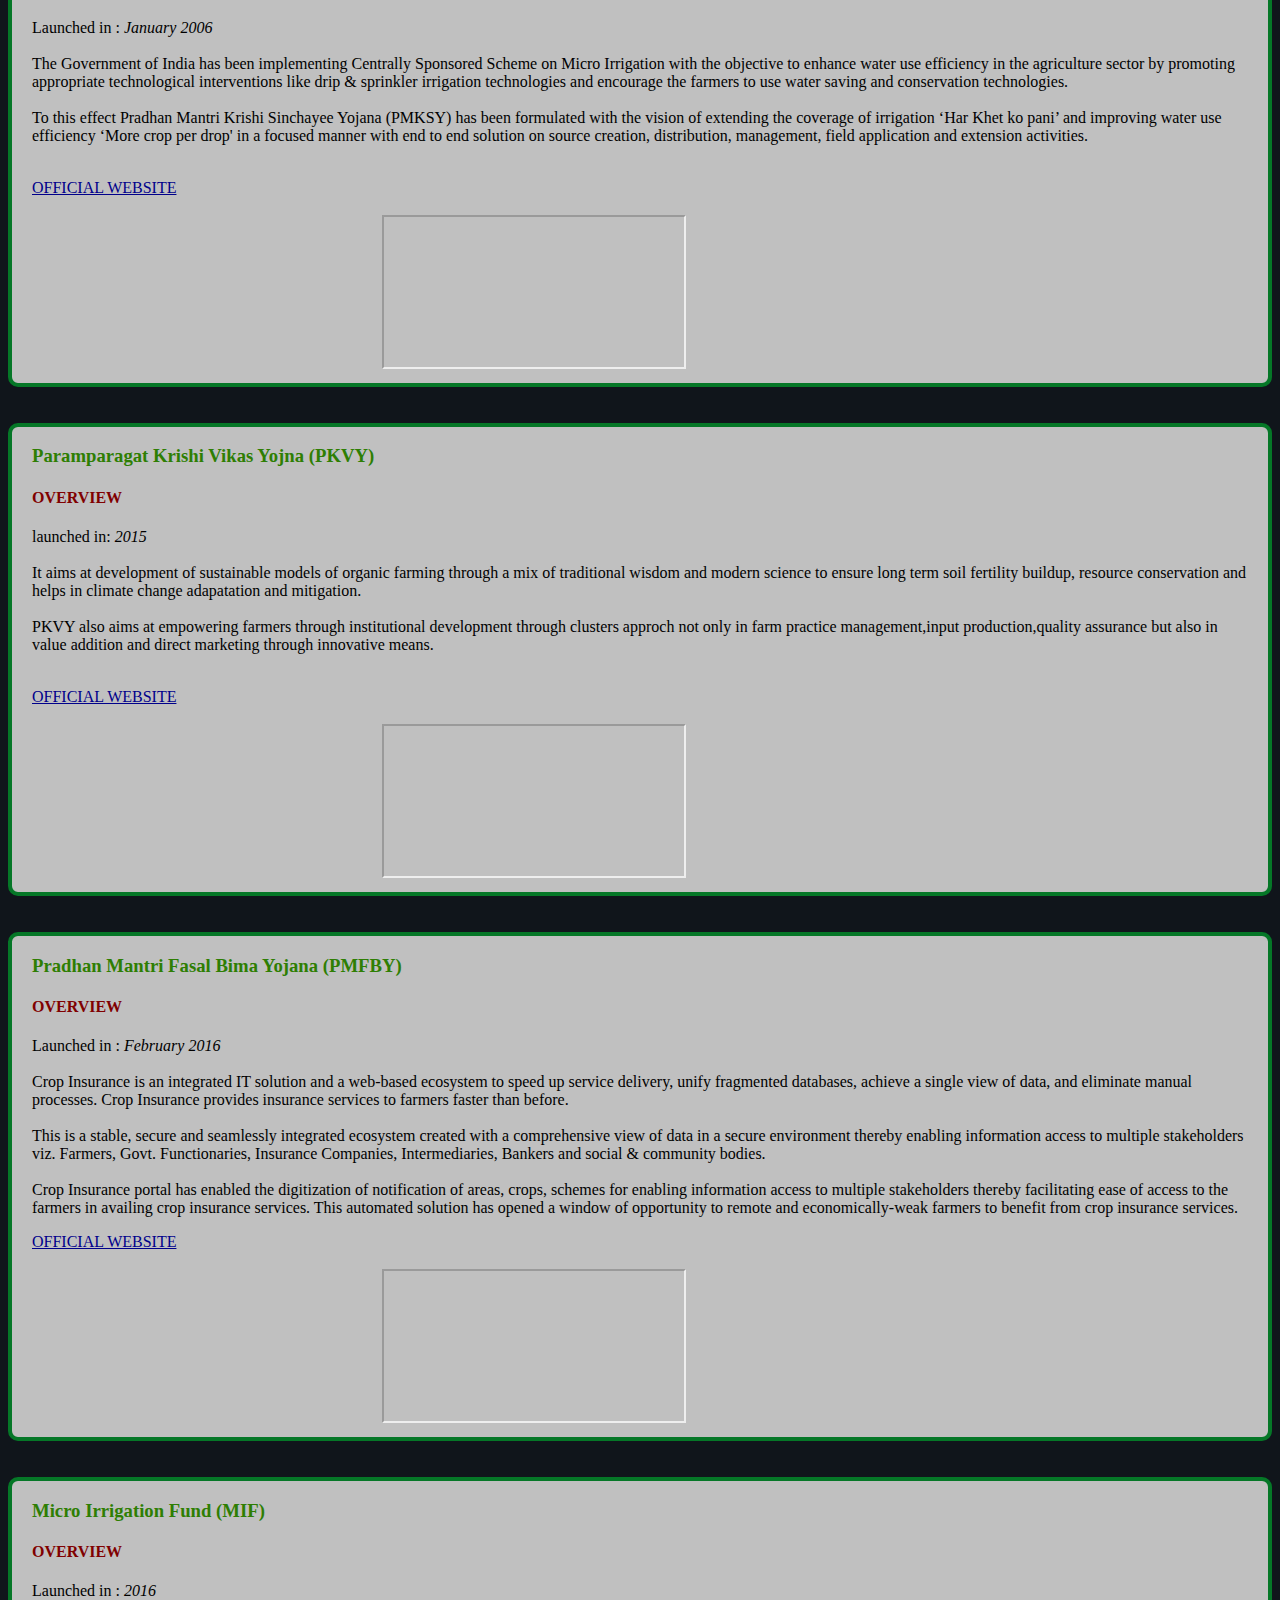
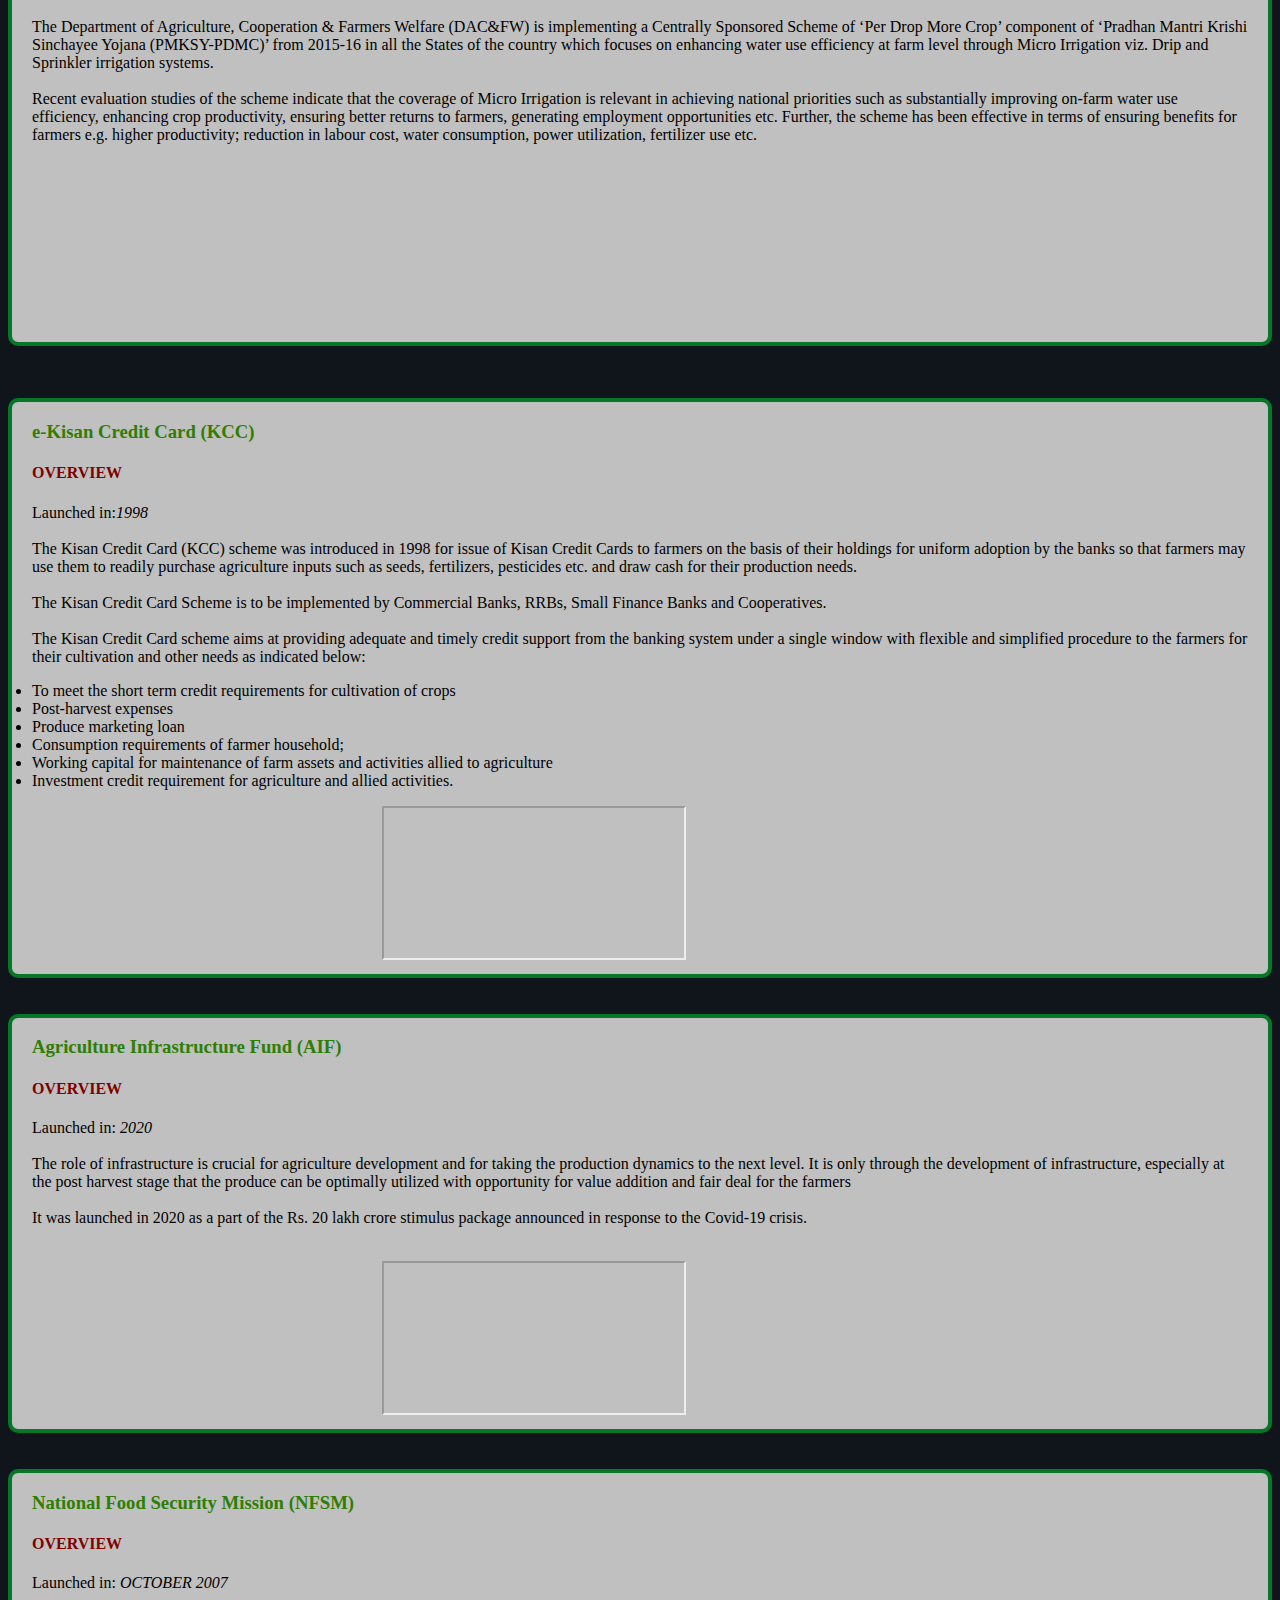
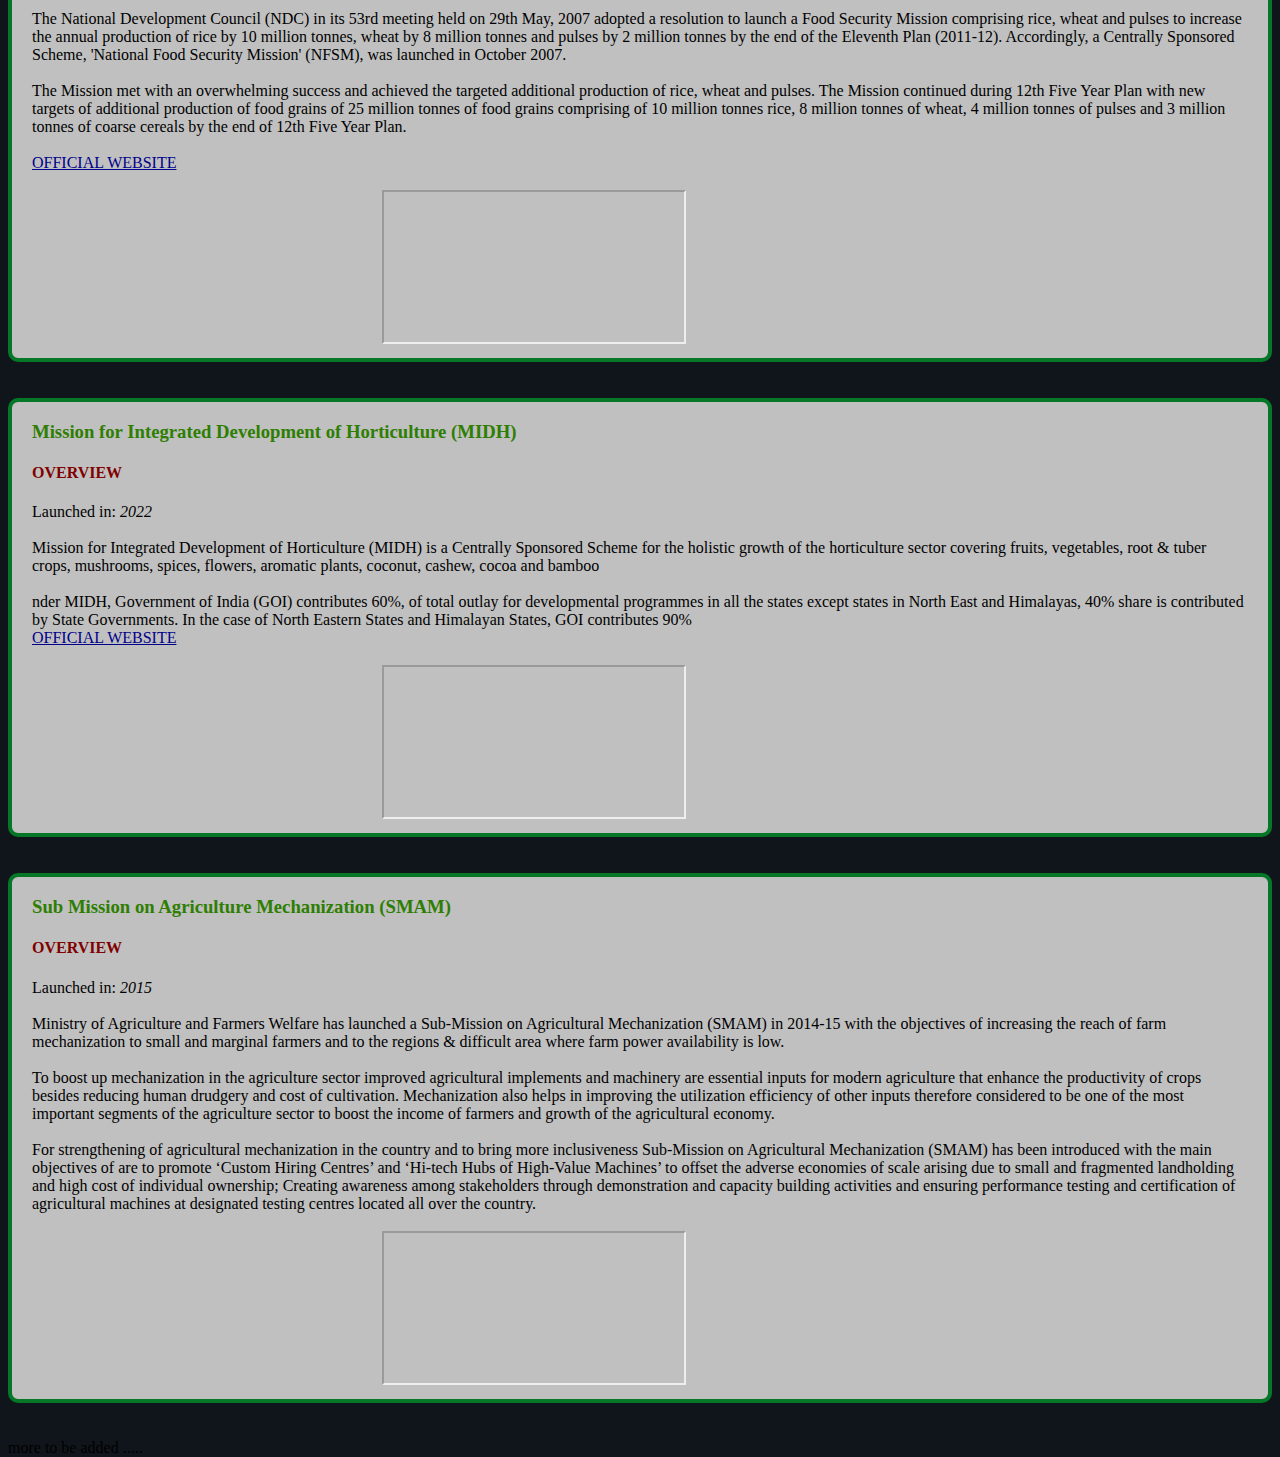
<file: govts.html>
<!DOCTYPE html>
<html lang="en" dir="ltr">

     <style type="text/css">

		.header {
		  overflow: hidden;
		  background-color: #10151b;
		  padding: 10px 30px ;
		}
		
		.header a {
		  float: left;
		  color: white;
		  text-align: center;
		  padding: 12px;
		  text-decoration: none;
		  font-size: 18px; 
		  line-height: 25px;
		  border-radius: 4px;
		}
		
		.header a.logo {
		  font-size: 25px;
		  font-weight: bold;
		}
		.header a.logo:hover {
		  background-color: black;
		}

		.header a:hover {
		  background-color: rgb(86, 246, 11);
		  color: black;
		}
		
		.header a.active {
		  background-color: dodgerblue;
		  color: white;
		}
		
		.header-right {
		  float: right;
		}
		.subnav {
		  float: left;
		  overflow: hidden;
		  padding: 12px;
		  text-decoration: none;
		  font-size: 18px; 
		  line-height: 25px;
		  border-radius: 4px;
		}
		
		.subnav .subnavbtn {
		  border: none;
		  outline: none;
		  color: white;
		
		  background-color: inherit;
		  font-family: inherit;
		  margin: 0;
		}
		
		
		.subnav-content {
		  display: none;
		  position: absolute;
		
		  background-color: black;
		  z-index: 1;
		}
		
		.subnav-content a {
		  float: left;
		  color: white;
		  text-decoration: none;
		}
		
		.subnav-content a:hover {
		  background-color: rgb(6, 240, 26);
		  color: black;
		}
		
		.subnav:hover .subnav-content {
		  display: block;
		}
</style>

<head>
    <meta charset="utf-8">
    <meta name="viewport" content="width=device-width, initial-scale=1.0">
    <title>Government Schemes</title>
    <link rel="stylesheet" href="govts/indexamd.css">
    <link rel="buttonscrpt" href="govts/topbutton.js">

</head>
<body>
    <a class="top-link hide" href="" id="js-top">

    <span class="screen-reader-text">Back to Top</span>
  </a>
</body>



<!-- Start mainmenu -->
<header>
	<div class="header">
	 <a href="index.html" class="logo"><img style="height: 80px;" src="images/footer-logo.png" alt="logo"></a>
	 <br>
	  <div class="header-right">
	   <div class="subnav">
		   <button style="font-size: larger;" class="subnavbtn">Weather<i class="#"></i></button>
		   <div class="subnav-content">
		   <li><a href="weatherwebsite/index.html">Search</a></li>
		   <li><a href="weatherwebsite/currentLocationW/index.html">Your Current Location</a></li>
		   </div>
	   </div>
	   <div class="subnav">
		   <button style="font-size: larger;" class="subnavbtn">Seeds<i class="#"></i></button>
		   <div class="subnav-content">
		   <li><a href="seed.html">Info on Seeds</a></li>
		   <li><a href="seed price.html">Current Seeds Price</a></li>
       <li><a href="Fertilizer.html">Fertilizer</a></li>
		   </div>
	   </div>
	   <div class="subnav">
      <button style="font-size: larger;" class="subnavbtn">Tech Knowledge<i class="#"></i></button>
      <div class="subnav-content">
      <li><a href="solarpanel.html">Solar Panel</a></li>
      <li><a href="tech.html">Modern Day Tech</a></li>
      </div>
    </div>
     <a style="font-size: larger;" href="Feedback.html">Feedback</a>
	   </div>
</div>

</header>
<!-- End mainmenu -->

<div class="entire" style="color: aliceblue;">

     <h1 >
      <b>GOVERMENT SCHEMES FOR FARMERS</b>
     </h1>
 <br>
 <br>
</div>

<div class="boxx">


    <p>The government has introduced various schemes for the security of the farmers and the development of the <br>
      agricultural sector. <br>
      Some of the schemes devised by the central government are :
      <header>
        <div style="background-color:#c0c0c0" class="header">
         <br>
          <div style="float: left;" class="header-right">
            <a style="color: black;" href="#1 "> E-NAM</a>
    <a style="color: black;" href="#2 "> NMSA</a>
    <a style="color: black;" href="#3 "> PMKSY</a>
    <a style="color: black;" href="#4 "> PKVY</a>
    <a style="color: black;" href="#5 "> PMFBY</a>
    <a style="color: black;" href="#6 "> MIF</a>
    <a style="color: black;" href="#7 "> KCC</a>
    <a style="color: black;" href="#8 "> AIF</a>
    <a style="color: black;" href="#9 "> NFSM</a>
    <a style="color: black;" href="#10"> MIDH</a>
    <a style="color: black;" href="#11"> SMAM</a>
           </div>
      </div>
      
      </header>
    
</p>

</div>

    <br>
    <div class="boxx">
     <h3 id="1">National Agricultural Market  (E-NAM)</h3>
     <h4>OVERVIEW</h4>
     <p>
        Launched in : <i>APRIL 2016</i> <br><br>
       National Agriculture Market (eNAM) is a pan-India electronic trading portal which networks the existing APMC mandis to create a unified national market for agricultural commodities.
       <br>
       <br>
       Small Farmers Agribusiness Consortium (SFAC) is the lead agency for implementing eNAM under the aegis of Ministry of Agriculture and Farmers’ Welfare, Government of India.
       <br>
       <br>
       Goal is to promote uniformity in agriculture marketing by streamlining of procedures across the integrated markets, removing information asymmetry between buyers and sellers and promoting real time price discovery based on actual demand and supply.
     </p>
     <a href="https://www.enam.gov.in/web/ " target="_blank"> OFFICIAL WEBSITE</a><br><br>

    <div class="video">

     <iframe width=" " height=" " src="https://www.youtube.com/embed/jl5WxUSuC7I?si=R3R7uTMt32Nf-ruo" title="YouTube video player" frameborder="2" allow="accelerometer; autoplay; clipboard-write; encrypted-media; gyroscope; picture-in-picture" allowfullscreen></iframe>
    </div></div>
<br>
<br>

<div class="boxx">
     <h3 id="2">National Mission For Sustainable Agriculture (NMSA)</h3>
     <h4>OVERVIEW</h4>
     <p>
       Launched in: <i>2015</i><br><br>
       National Mission for Sustainable Agriculture (NMSA) has been formulated for enhancing agricultural productivity especially in rainfed areas focusing on integrated farming, water use efficiency, soil health management and synergizing resource conservation.
     <br>
     <br>
     The strategies and programmers of actions (POA) outlined in the Mission Document, that was accorded ‘in principle’ approval by Prime Minister’s Council on Climate Change (PMCCC) on 23.09.2010,aim at promoting sustainable agriculture through a series of adaptation measures focusing on ten key dimensions encompassing Indian agriculture namely; ‘Improved crop seeds, livestock and fish cultures’, ‘Water Use Efficiency’, ‘Pest Management’, ‘Improved Farm Practices’, ‘Nutrient Management’, ‘Agricultural insurance’, ‘Credit support’, ‘Markets’, ‘Access to Information’ and ‘Livelihood diversification’.
 </p>
     <a href="https://nmsa.dac.gov.in/ " target="_blank"> OFFICIAL WEBSITE</a><br><br>
<div class="video">
    <iframe width=" " height=" " src="https://www.youtube.com/embed/CWB3-dzmJ0k?si=rEXbOViJnjUUQY-j" title="YouTube video player" frameborder="2" allow="accelerometer; autoplay; clipboard-write; encrypted-media; gyroscope; picture-in-picture" allowfullscreen></iframe>
    </div></div>
<br>
<br>
<div class="boxx">
     <h3 id="3">Pradhan Mantri Krishi Sinchai Yojana (PMKSY)</h3>
     <h4>OVERVIEW</h4>
     <p>
       Launched in : <i>January 2006</i><br><br>
       The Government of India has been implementing Centrally Sponsored Scheme on Micro Irrigation with the objective to enhance water use efficiency in the agriculture sector by promoting appropriate technological interventions like drip & sprinkler irrigation technologies and encourage the farmers to use water saving and conservation technologies.
       <br>
       <br>
       To this effect Pradhan Mantri Krishi Sinchayee Yojana (PMKSY) has been formulated with the vision of extending the coverage of irrigation ‘Har Khet ko pani’ and improving water use efficiency ‘More crop per drop' in a focused manner with end to end solution on source creation, distribution, management, field application and extension activities.
       <br><br>

     </p>
     <a href=" https://pmksy.gov.in/" target="_blank"> OFFICIAL WEBSITE</a><br><br>
<div class="video">
     <iframe width=" " height=" " src="https://www.youtube.com/embed/_fAs0gEkFOg?si=red3mCdtNkRwB8Wo" title="YouTube video player" frameborder="2" allow="accelerometer; autoplay; clipboard-write; encrypted-media; gyroscope; picture-in-picture" allowfullscreen></iframe>
     </div></div>
<br>
<br>
<div class="boxx">
      <h3 id="4">Paramparagat Krishi Vikas Yojna (PKVY)</h3>
      <h4>OVERVIEW</h4>
      <p>
        launched in: <i>2015</i><br><br>
         It aims at development of sustainable models of organic farming through a mix of traditional wisdom and modern science to ensure long term soil fertility buildup, resource conservation and helps in climate change adapatation and mitigation.
         <br><br>
         PKVY also aims at empowering farmers through institutional development through clusters approch not only in farm practice management,input production,quality assurance but also in value addition and direct marketing through innovative means.
         <br><br>

      </p>
     <a href=" https://pgsindia-ncof.gov.in/PKVY/Introduction.aspx" target="_blank"> OFFICIAL WEBSITE</a><br><br>
<div class="video">
     <iframe width=" " height=" " src="https://www.youtube.com/embed/qBr2ubM8qZg?si=tWjWjGrW7_ipwLOy" title="YouTube video player" frameborder="2" allow="accelerometer; autoplay; clipboard-write; encrypted-media; gyroscope; picture-in-picture" allowfullscreen></iframe></div>
     </div>
<br>
<br>
<div class="boxx">
     <h3 id="5">Pradhan Mantri Fasal Bima Yojana (PMFBY)</h3>
     <h4>OVERVIEW</h4>
     <p>
       Launched in : <i>February 2016</i><br><br>
       Crop Insurance is an integrated IT solution and a web-based ecosystem to speed up service delivery, unify fragmented databases, achieve a single view of data, and eliminate manual processes. Crop Insurance provides insurance services to farmers faster than before.
       <br><br>
       This is a stable, secure and seamlessly integrated ecosystem created with a comprehensive view of data in a secure environment thereby enabling information access to multiple stakeholders viz. Farmers, Govt. Functionaries, Insurance Companies, Intermediaries, Bankers and social & community bodies.
       <br><br>
       Crop Insurance portal has enabled the digitization of notification of areas, crops, schemes for enabling information access to multiple stakeholders thereby facilitating ease of access to the farmers in availing crop insurance services. This automated solution has opened a window of opportunity to remote and economically-weak farmers to benefit from crop insurance services.

     </p>
     <a href=" https://pmfby.gov.in/" target="_blank"> OFFICIAL WEBSITE</a><br><br>
<div class="video">
     <iframe width=" " height=" " src="https://www.youtube.com/embed/R1ygbKHKSj8?si=6oeQghQhHtbh0KqP" title="YouTube video player" frameborder="2" allow="accelerometer; autoplay; clipboard-write; encrypted-media; gyroscope; picture-in-picture" allowfullscreen></iframe></div>
     </div>
<br>
<br>
<div class="boxx">
     <h3 id="6">Micro Irrigation Fund (MIF)</h3>
     <h4>OVERVIEW</h4>
     <p>
  Launched in : <i>2016</i><br><br>
  The Department of Agriculture, Cooperation & Farmers Welfare (DAC&FW) is implementing a Centrally Sponsored Scheme of  ‘Per Drop More Crop’ component of ‘Pradhan Mantri Krishi Sinchayee Yojana (PMKSY-PDMC)’ from  2015-16 in all the States of the country which  focuses on enhancing water use efficiency at farm level through Micro Irrigation viz. Drip and Sprinkler irrigation systems.
<br>
<br>
Recent evaluation studies of the scheme indicate that the coverage of Micro Irrigation is relevant in achieving national priorities such as substantially improving on-farm water use efficiency, enhancing crop productivity, ensuring better returns to farmers, generating employment opportunities etc.  Further, the scheme has been effective in terms of ensuring benefits for farmers e.g. higher productivity; reduction in labour cost, water consumption, power utilization, fertilizer use etc.<br><br>
<div class="video">
<iframe width=" " height=" " src="https://www.youtube.com/embed/2gHdiZ53OZk?si=Y9518GyoAIsNtffB" title="YouTube video player" frameborder="0" allow="accelerometer; autoplay; clipboard-write; encrypted-media; gyroscope; picture-in-picture" allowfullscreen></iframe></div>
</div>
<br>
<br></p>
<div class="boxx">
     <h3 id="7">e-Kisan Credit Card (KCC)</h3>
     <h4>OVERVIEW</h4>
     <p>
       Launched in:<i>1998</i><br><br>
       The Kisan Credit Card (KCC) scheme was introduced in 1998 for issue of Kisan Credit Cards to farmers on the basis of their holdings for uniform adoption by the banks so that farmers may use them to readily purchase agriculture inputs such as seeds, fertilizers, pesticides etc. and draw cash for their production needs.
       <br><br>
       The Kisan Credit Card Scheme is to be implemented by Commercial Banks, RRBs, Small Finance Banks and Cooperatives.
       <br><br>
       The Kisan Credit Card scheme aims at providing adequate and timely credit support from the banking system under a single window with flexible and simplified procedure to the farmers for their cultivation and other needs as indicated below:

       <li>To meet the short term credit requirements for cultivation of crops</li>
       <li>Post-harvest expenses</li>
       <li>Produce marketing loan</li>
       <li>Consumption requirements of farmer household;</li>
       <li>Working capital for maintenance of farm assets and activities allied to agriculture</li>
       <li>Investment credit requirement for agriculture and allied activities.</li>
     </p><div class="video">
<iframe width=" " height=" " src="https://www.youtube.com/embed/XToFRtpnfP0?si=wSm8wJTVmetp9U4H" title="YouTube video player" frameborder="2" allow="accelerometer; autoplay; clipboard-write; encrypted-media; gyroscope; picture-in-picture" allowfullscreen></iframe></div>
</div>
<br>
<br>
<div class="boxx">
     <h3 id="8">Agriculture Infrastructure Fund (AIF)</h3>

     <h4>OVERVIEW</h4>
     <p>
       Launched in: <i>2020</i><br><br>
       The role of infrastructure is crucial for agriculture development and for taking the
production dynamics to the next level. It is only through the development of infrastructure,
especially at the post harvest stage that the produce can be optimally utilized with opportunity
for value addition and fair deal for the farmers
<br><br>
       It was launched in 2020 as a part of the Rs. 20 lakh crore stimulus package announced in response to the Covid-19 crisis.
       <br><br>

     </p>
<div class="video">
     <iframe width="" height="" src="https://www.youtube.com/embed/gN8uPQzi7Xc?si=D8RFi70Lpo4-wMv4" title="YouTube video player" frameborder="02" allow="accelerometer; autoplay; clipboard-write; encrypted-media; gyroscope; picture-in-picture" allowfullscreen></iframe></div>
     </div>
<br>
<br>
<div class="boxx">
     <h3 id="9">National Food Security Mission (NFSM)</h3>
     <h4>OVERVIEW</h4>
     Launched in: <i> OCTOBER 2007</i><br><br>
     The National Development Council (NDC) in its 53rd meeting held on 29th May, 2007 adopted a resolution to launch a Food Security Mission comprising rice, wheat and pulses to increase the annual production of rice by 10 million tonnes, wheat by 8 million tonnes and pulses by 2 million tonnes by the end of the Eleventh Plan (2011-12). Accordingly, a Centrally Sponsored Scheme, 'National Food Security Mission' (NFSM), was launched in October 2007.
     <br><br>
     The Mission met with an overwhelming success and achieved the targeted additional production of rice, wheat and pulses. The Mission continued during 12th Five Year Plan with new targets of additional production of food grains of 25 million tonnes of food grains comprising of 10 million tonnes rice, 8 million tonnes of wheat, 4 million tonnes of pulses and 3 million tonnes of coarse cereals by the end of 12th Five Year Plan.<br><br>

     <a href=" https://www.nfsm.gov.in" target="_blank"> OFFICIAL WEBSITE</a><br><br>
     <div class="video">
      <iframe width="" height="" src="https://www.youtube.com/embed/jVXoL3VMMZ0?si=_9sO62bdrosBbPNW" title="YouTube video player" frameborder="02" allow="accelerometer; autoplay; clipboard-write; encrypted-media; gyroscope; picture-in-picture" allowfullscreen></iframe></div>
     </div>
     </div>




<br>
<br>
<div class="boxx">
     <h3 id="10">Mission for Integrated Development of Horticulture (MIDH)</h3>
     <h4>OVERVIEW</h4>
     Launched in: <i>2022</i>
     <br><br>
     Mission for Integrated Development of Horticulture (MIDH) is a Centrally Sponsored Scheme for the holistic growth of the horticulture sector covering fruits, vegetables, root & tuber crops, mushrooms, spices, flowers, aromatic plants, coconut, cashew, cocoa and bamboo
     <br><br>
     nder MIDH, Government of India (GOI) contributes 60%, of total outlay for developmental programmes in all the states except states in North East and Himalayas, 40% share is contributed by State Governments. In the case of North Eastern States and Himalayan States, GOI contributes 90%
     <br>
     <a href="https://midh.gov.in " target="_blank"> OFFICIAL WEBSITE</a><br><br>
<div class="video">
     <iframe width="" height="" src="https://www.youtube.com/embed/EnSQCRU7SK0?si=a3eCZAnKh0aNqbEH" title="YouTube video player" frameborder="2" allow="accelerometer; autoplay; clipboard-write; encrypted-media; gyroscope; picture-in-picture" allowfullscreen></iframe></div>
     </div>
<br>
<br>
<div class="boxx">
     <h3 id="11">Sub Mission on Agriculture Mechanization (SMAM)</h3>
     <h4>OVERVIEW</h4>
     Launched in: <i>2015</i><br><br>
     Ministry of Agriculture and Farmers Welfare has launched a Sub-Mission on Agricultural Mechanization (SMAM) in 2014-15 with the objectives of increasing the reach of farm mechanization to small and marginal farmers and to the regions & difficult area where farm power availability is low.
     <br><br>

    To boost up mechanization in the agriculture sector improved agricultural implements and machinery are essential inputs for modern agriculture that enhance the productivity of crops besides reducing human drudgery and cost of cultivation. Mechanization also helps in improving the utilization efficiency of other inputs therefore considered to be one of the most important segments of the agriculture sector to boost the income of farmers and growth of the agricultural economy.
    <br><br>
    For strengthening of agricultural mechanization in the country and to bring more inclusiveness Sub-Mission on Agricultural Mechanization (SMAM) has been introduced with the main objectives of are to promote ‘Custom Hiring Centres’ and ‘Hi-tech Hubs of High-Value Machines’ to offset the adverse economies of scale arising due to small and fragmented landholding and high cost of individual ownership; Creating awareness among stakeholders through demonstration and capacity building activities and ensuring performance testing and certification of agricultural machines at designated testing centres located all over the country.
    <br><br><div class="video">
<iframe width="" height="" src="https://www.youtube.com/embed/uxl-J8lj4Oo?si=-gmPaDi75waY4XZ4" title="YouTube video player" frameborder="02" allow="accelerometer; autoplay; clipboard-write; encrypted-media; gyroscope; picture-in-picture" allowfullscreen></iframe></div>
</div><br><br>

</div>
more to be added .....
  </body>
</html>
</file>
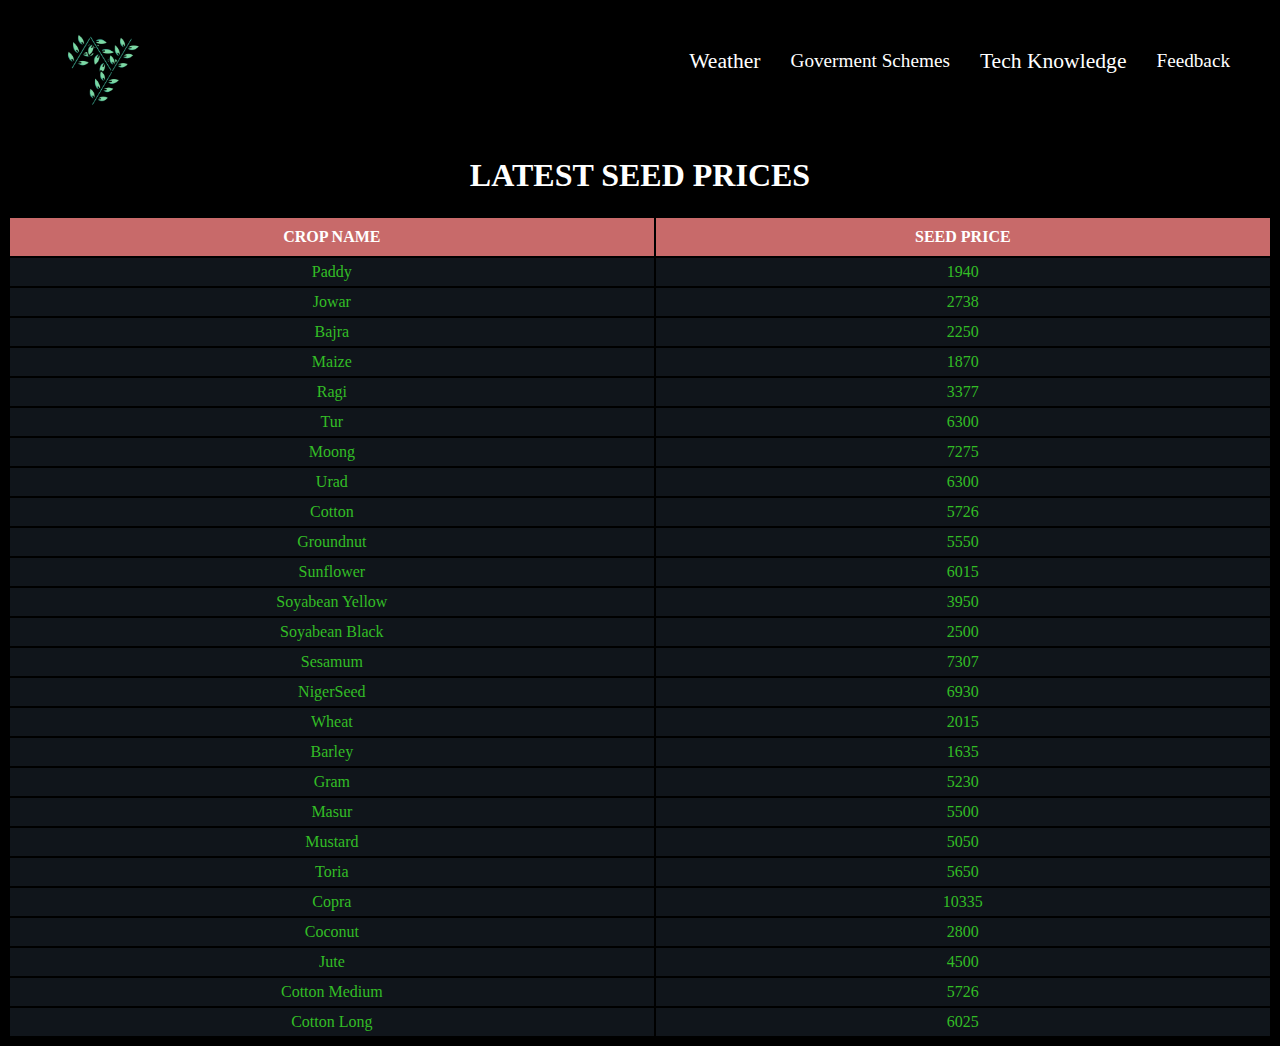
<file: seed price.html>
<!DOCTYPE html>
<html>
<head>

    <style type="text/css">

		.header {
		  overflow: hidden;
		  background-color: black;
		  padding: 10px 30px ;
		}
		
		.header a {
		  float: left;
		  color: white;
		  text-align: center;
		  padding: 12px;
		  text-decoration: none;
		  font-size: 18px; 
		  line-height: 25px;
		  border-radius: 4px;
		}
		
		.header a.logo {
		  font-size: 25px;
		  font-weight: bold;
		}
		.header a.logo:hover {
		  background-color: black;
		}
		
		.header a:hover {
		  background-color: rgb(86, 246, 11);
		  color: black;
		}
		
		.header a.active {
		  background-color: dodgerblue;
		  color: white;
		}
		
		.header-right {
		  float: right;
		}
		.subnav {
		  float: left;
		  overflow: hidden;
		  padding: 12px;
		  text-decoration: none;
		  font-size: 18px; 
		  line-height: 25px;
		  border-radius: 4px;
		}
		
		.subnav .subnavbtn {
		  border: none;
		  outline: none;
		  color: white;
		
		  background-color: inherit;
		  font-family: inherit;
		  margin: 0;
		}
		
		
		.subnav-content {
		  display: none;
		  position: absolute;
		
		  background-color: black;
		  z-index: 1;
		}
		
		.subnav-content a {
		  float: left;
		  color: white;
		  text-decoration: none;
		}
		
		.subnav-content a:hover {
		  background-color: rgb(6, 240, 26);
		  color: black;
		}
		
		.subnav:hover .subnav-content {
		  display: block;
		}
</style>

<style>
    *{text-align: center;}
</style>

<title>Seed Price </title>
 <link rel="stylesheet" href="seed/newstyles.css">
</head>

<header>
    <div class="header">
     <a href="index.html" class="logo"><img style="height: 80px;" src="images/footer-logo.png" alt="logo"></a>
     <br>
      <div class="header-right">
       <div class="subnav">
           <button style="font-size: larger;" class="subnavbtn">Weather<i class="#"></i></button>
           <div class="subnav-content">
           <li><a href="weatherwebsite/index.html">Search</a></li>
           <li><a href="weatherwebsite/currentLocationW/index.html">Your Current Location</a></li>
           </div>
       </div>
       <a style="font-size: larger;" href="govts.html">Goverment Schemes</a>
       <div class="subnav">
		<button style="font-size: larger;" class="subnavbtn">Tech Knowledge<i class="#"></i></button>
		<div class="subnav-content">
		<li><a href="solarpanel.html">Solar Panel</a></li>
		<li><a href="tech.html">Modern Day Tech</a></li>
		</div>
	</div>
	   <a style="font-size: larger;" href="Feedback.html">Feedback</a>
       
       </div>

</div>
</header>

<body style="background-color: black;"> 
<div class ="entire">
<h1 style="color: white;"><b>LATEST SEED PRICES</b></h1>

<table class="tableizer-table" width=100% align="center" >
<thead ><tr class="tableizer-firstrow"><th style="padding: 10px;">CROP NAME</th><th style="padding: 10px;">SEED PRICE</`7th></tr></thead><tbody>
 <tr><td>Paddy</td><td>1940</td></tr>
 <tr><td>Jowar</td><td>2738</td></tr>
 <tr><td>Bajra</td><td>2250</td></tr>
 <tr><td>Maize</td><td>1870</td></tr>
 <tr><td>Ragi</td><td>3377</td></tr>
 <tr><td>Tur</td><td>6300</td></tr>
 <tr><td>Moong</td><td>7275</td></tr>
 <tr><td>Urad</td><td>6300</td></tr>
 <tr><td>Cotton</td><td>5726</td></tr>
 <tr><td>Groundnut</td><td>5550</td></tr>
 <tr><td>Sunflower</td><td>6015</td></tr>
 <tr><td>Soyabean Yellow</td><td>3950</td></tr>
 <tr><td>Soyabean Black</td><td>2500</td></tr>
 <tr><td>Sesamum</td><td>7307</td></tr>
 <tr><td>NigerSeed</td><td>6930</td></tr>
 <tr><td>Wheat</td><td>2015</td></tr>
 <tr><td>Barley</td><td>1635</td></tr>
 <tr><td>Gram</td><td>5230</td></tr>
 <tr><td>Masur</td><td>5500</td></tr>
 <tr><td>Mustard</td><td>5050</td></tr>
 <tr><td>Toria</td><td>5650</td></tr>
 <tr><td>Copra</td><td>10335</td></tr>
 <tr><td>Coconut</td><td>2800</td></tr>
 <tr><td>Jute</td><td>4500</td></tr>
 <tr><td>Cotton Medium</td><td>5726</td></tr>
 <tr><td>Cotton Long</td><td>6025</td></tr>
</tbody></table>

</div>
</body>
</html>
</file>
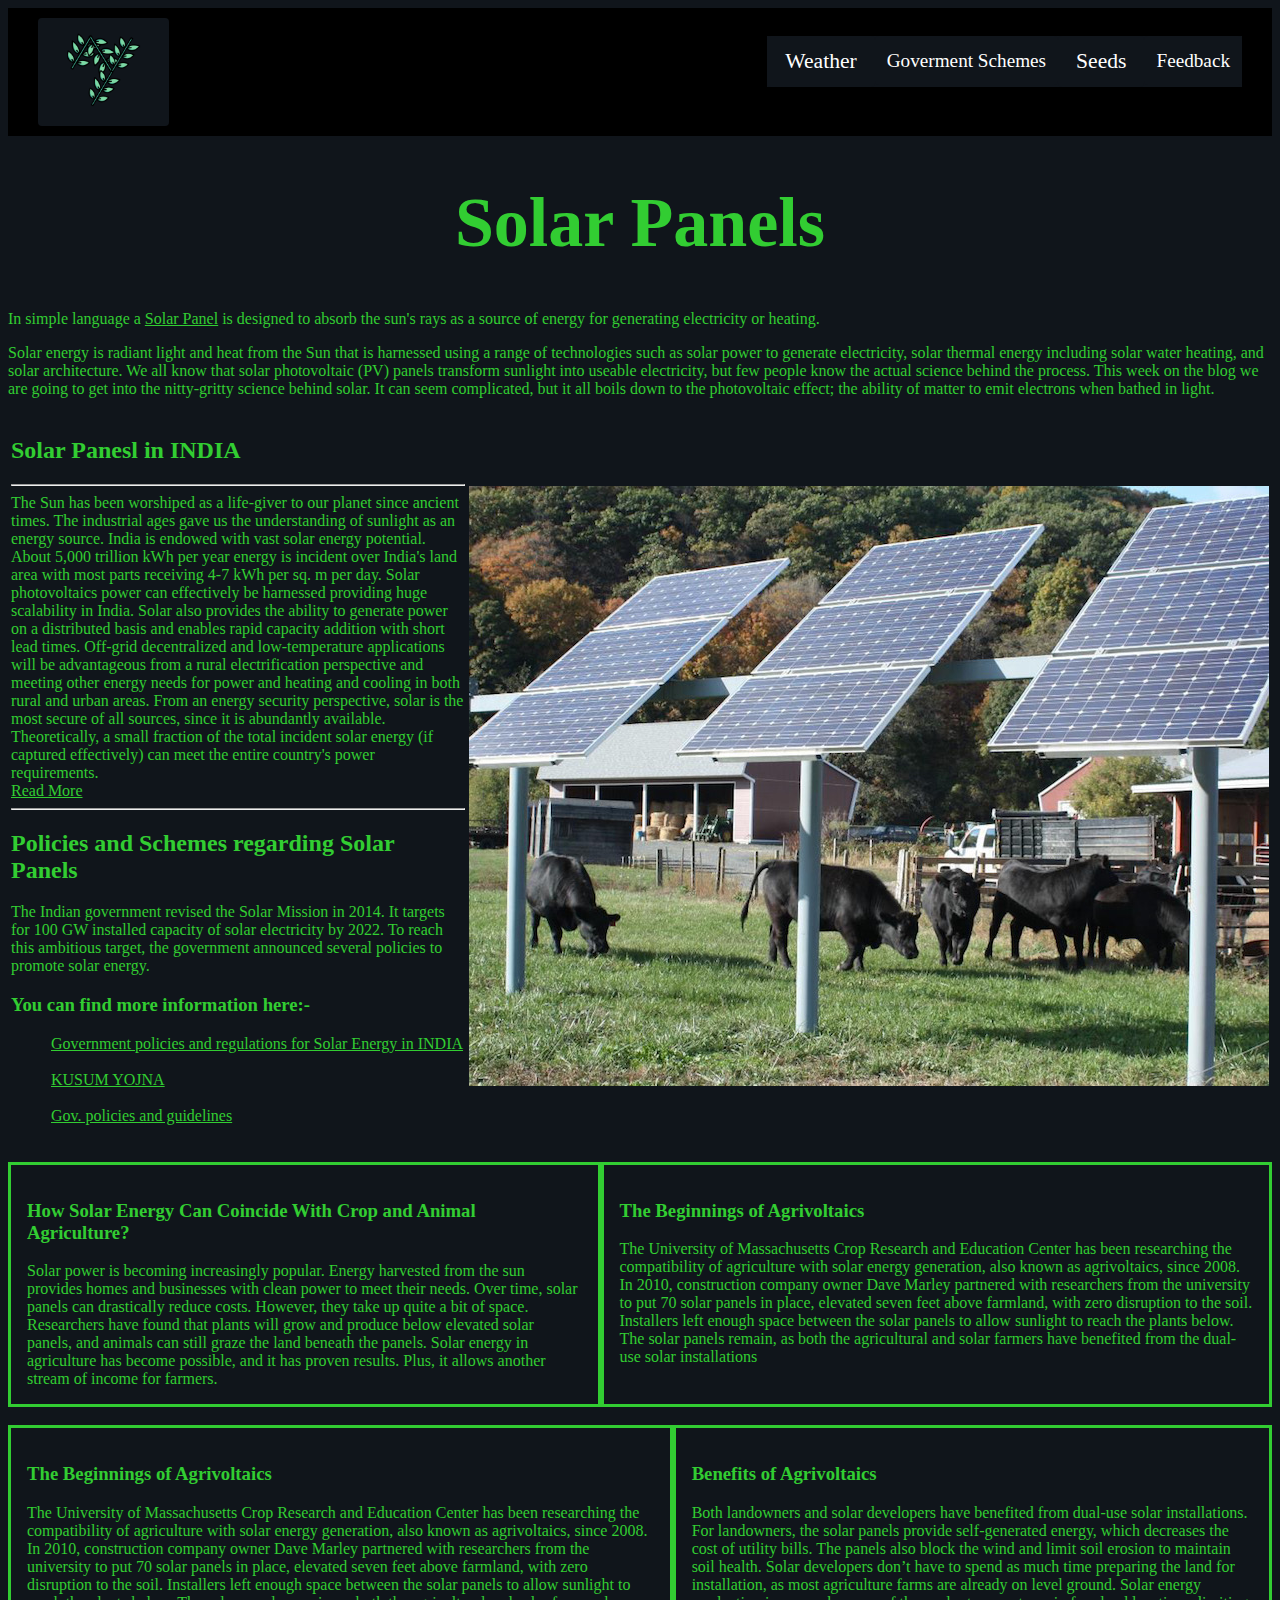
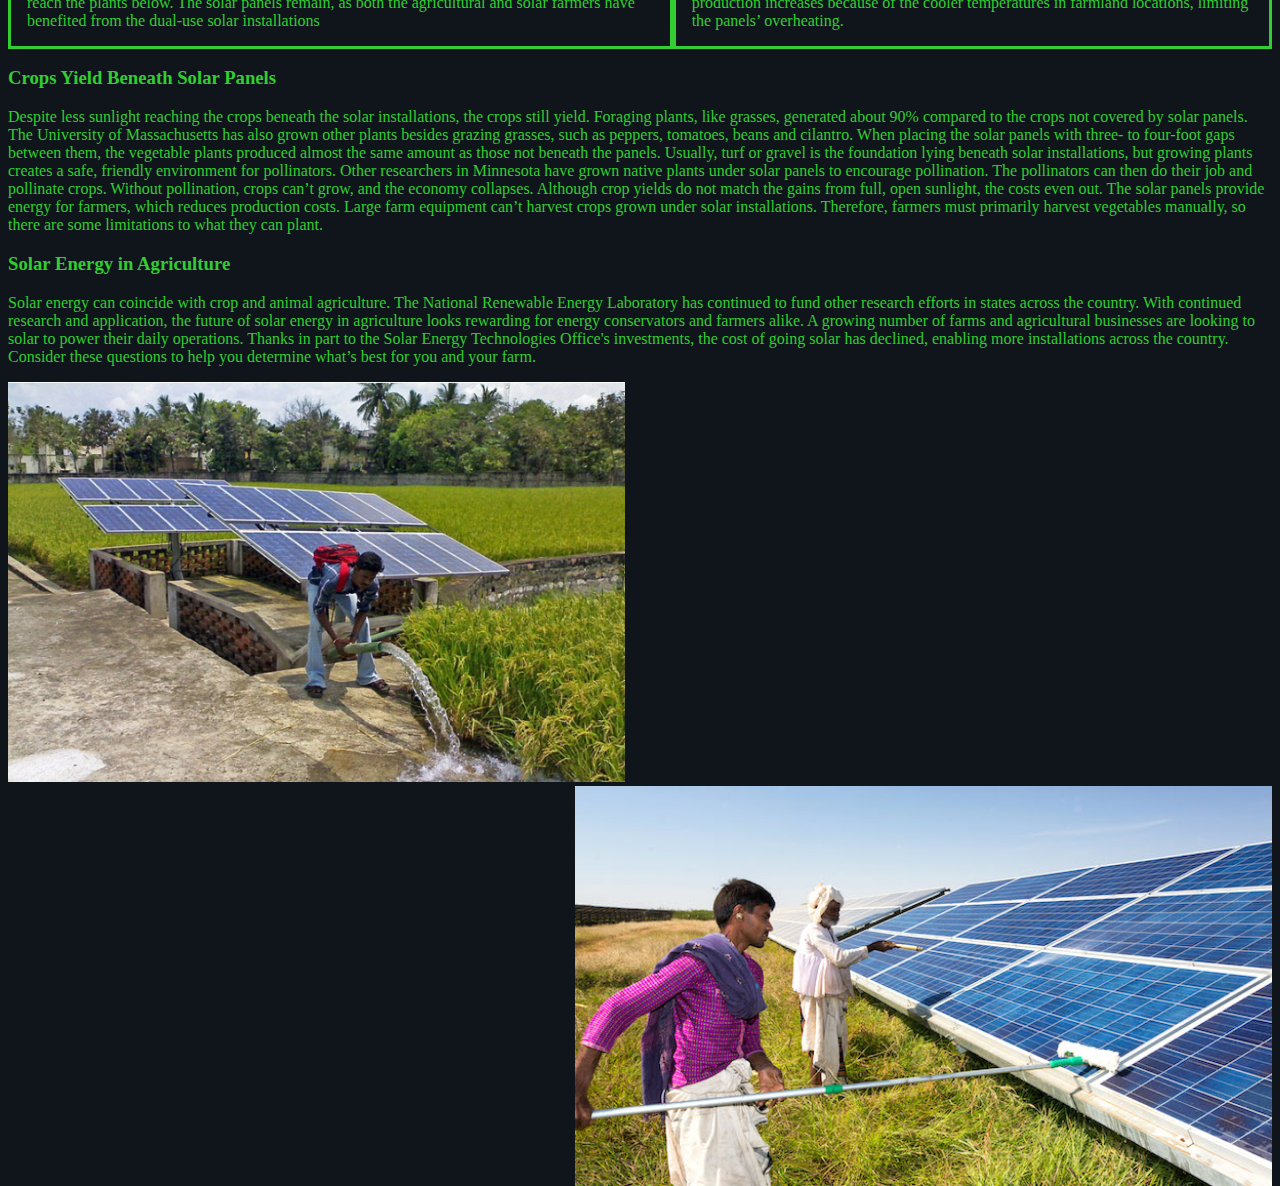
<file: solarpanel.html>
<!DOCTYPE html>
<html lang="en" dir="ltr">
  <head>
    <meta charset="utf-8">
    <title>Solar Panels in Agronomy</title>
    <style>
    	*
    	.header {
  overflow: hidden;
  background-color: black;
  padding: 10px 30px ;
}

.header a {
  float: left;
  color: white;
  text-align: center;
  padding: 12px;
  text-decoration: none;
  font-size: 18px; 
  line-height: 25px;
  border-radius: 4px;
}

.header a.logo {
  font-size: 25px;
  font-weight: bold;
}
.header a.logo:hover {
  background-color: black;
}

.header a:hover {
  background-color: #ddd;
  color: black;
}

.header a.active {
  background-color: dodgerblue;
  color: white;
}

.header-right {
  float: right;
}
.subnav {
  float: left;
  overflow: hidden;
  padding: 12px;
  text-decoration: none;
  font-size: 18px; 
  line-height: 25px;
  border-radius: 4px;
}

.subnav .subnavbtn {
  border: none;
  outline: none;
  color: white;

  background-color: inherit;
  font-family: inherit;
  margin: 0;
}


.subnav-content {
  display: none;
  position: absolute;

  background-color: black;
  z-index: 1;
}

.subnav-content a {
  float: left;
  color: white;
  text-decoration: none;
}

.subnav-content a:hover {
  background-color: #eee;
  color: black;
}

.subnav:hover .subnav-content {
  display: block;
}

.col-container {
  display: table;
  width: 100%;
}
.col {
  display: table-cell;
  padding: 16px;
}
li {
  list-style: none;
}

    </style>
  </head>
<header>
    <div class="header">
     <a href="index.html" class="logo"><img style="height: 80px;" src="images/footer-logo.png" alt="logo"></a>
     <br>
      <div class="header-right">
       <div class="subnav">
           <button style="font-size: larger;" class="subnavbtn">Weather<i class="#"></i></button>
           <div class="subnav-content">
           <li><a href="weatherwebsite/index.html">Search</a></li>
           <li><a href="weatherwebsite/currentLocationW/index.html">Your Current Location</a></li>
           </div>
       </div>
       <a style="font-size: larger;" href="govts.html">Goverment Schemes</a>
       <div class="subnav">
           <button style="font-size: larger;" class="subnavbtn">Seeds<i class="#"></i></button>
           <div class="subnav-content">
           <li><a href="seed.html">Info on Seeds</a></li>
           <li><a href="seed price.html">Current Seeds Price</a></li>
		   <li><a href="Fertilizer.html">Fertilizer</a></li>
           </div>
       </div>
       <a style="font-size: larger;" href="Feedback.html">Feedback</a>
       </div>

</div>
</header>

<body>
    <strong><h1 style="text-align: center; font-size: 70px;">Solar Panels</h1></strong>
    
<P>
In simple language a <a href="https://en.wikipedia.org/wiki/Solar_panel">Solar Panel</a>
is designed to absorb the sun's rays as a source of energy for generating electricity or heating.
</P>
<p>
  Solar energy is radiant light and heat from the Sun that is harnessed using a
  range of technologies such as solar power to generate electricity, solar thermal
  energy including solar water heating, and solar architecture.
  We all know that solar photovoltaic (PV) panels transform sunlight into useable electricity, but few people know the actual science behind the process. This week on the blog we are going to get into the nitty-gritty science behind solar. It can seem complicated, but it all boils down to the photovoltaic effect; the ability of matter to emit electrons when bathed in light.
</p>
<style>
  *{background-color: #10151b;
  color: #32CD32;}
</style>
<table>
	<tr>
		<td>
			<h2>Solar Panesl in INDIA</h2>
 				<hr />
 						The Sun has been worshiped as a life-giver to our planet since ancient times. The industrial ages gave us the understanding of sunlight as an energy source. India is endowed with vast solar energy potential. About 5,000 trillion kWh per year energy is incident over India's land area with most parts receiving 4-7 kWh per sq. m per day. Solar photovoltaics power can effectively be harnessed providing huge scalability in India. Solar also provides the ability to generate power on a distributed basis and enables rapid capacity addition with short lead times. Off-grid decentralized and low-temperature applications will be advantageous from a rural electrification perspective and meeting other energy needs for power and heating and cooling in both rural and urban areas. From an energy security perspective, solar is the most secure of all sources, since it is abundantly available. Theoretically, a small fraction of the total incident solar energy (if captured effectively) can meet the entire country's power requirements.
 						<br />
 						<a href="https://www.mnre.gov.in/solar/current-status">Read More</a>
 						<hr />

			<h2>Policies and Schemes regarding Solar Panels</h2></i>
 				<p>
   					The Indian government revised the Solar Mission in 2014. It targets for 100 GW installed capacity of solar electricity by 2022. To reach this ambitious target, the government announced several policies to promote solar energy.
 				</p>
			<h3>You can find  more information here:-</h3>

				<ul>
  					<li>
    					<a href="solarify.in/blog/policies-regulations-solar-energy-india">Government policies and regulations for Solar Energy in INDIA</a>
  					</li>
  					<br />
  					<li>
  					<a href="http://upneda.org.in/KUSUM_Yojna.aspx">KUSUM YOJNA</a>
  					</li>
  					<br />
  					<li>
   					<a href="https://mnre.gov.in/Solar/policy-and-guidelines/">Gov. policies and guidelines</a>
  					</li>
  					<br />
				</ul>
		</td>
		<td><img src="technical/1.jpg"></td>
	</tr>
</table>
<div class="col-container">
  <div class="col" style="border-style: solid;">
    <h3>How Solar Energy Can Coincide With Crop and Animal Agriculture?</h3>
		Solar power is becoming increasingly popular. Energy harvested from the sun provides
		homes and businesses with clean power to meet their needs. Over time, solar panels
		can drastically reduce costs. However, they take up quite a bit of space.
		Researchers have found that plants will grow and produce below elevated solar panels,
 		and animals can still graze the land beneath the panels. Solar energy in agriculture has become possible,
 		 and it has proven results. Plus, it allows another stream of income for farmers.
  </div>

  <div class="col" style="border-style: solid;">
    <h3>The Beginnings of Agrivoltaics</h3>
		The University of Massachusetts Crop Research and Education Center has been researching the
 		compatibility of agriculture with solar energy generation, also known as agrivoltaics, since 2008.
 		In 2010, construction company owner Dave Marley partnered with researchers from the university to
 		put 70 solar panels in place, elevated seven feet above farmland, with zero disruption to the soil.
		Installers left enough space between the solar panels to allow sunlight to reach the plants below.
		The solar panels remain, as both the agricultural and solar farmers have benefited from the dual-use solar installations
  </div>
</div>
<br>
<div class="col-container">
  <div class="col" style="border-style: solid;">
    <h3>The Beginnings of Agrivoltaics</h3>
			The University of Massachusetts Crop Research and Education Center has been researching the
 			compatibility of agriculture with solar energy generation, also known as agrivoltaics, since 2008.
			 In 2010, construction company owner Dave Marley partnered with researchers from the university to
 			put 70 solar panels in place, elevated seven feet above farmland, with zero disruption to the soil.
			Installers left enough space between the solar panels to allow sunlight to reach the plants below.
			The solar panels remain, as both the agricultural and solar farmers have benefited from the dual-use solar installations
  </div>

  <div class="col" style="border-style: solid;">
    <h3>Benefits of Agrivoltaics</h3>
			Both landowners and solar developers have benefited from dual-use solar installations.
			For landowners, the solar panels provide self-generated energy, which decreases the cost of utility bills.
			The panels also block the wind and limit soil erosion to maintain soil health.
			Solar developers don’t have to spend as much time preparing the land for installation,
			as most agriculture farms are already on level ground. Solar energy production increases
 			because of the cooler temperatures in farmland locations, limiting the panels’ overheating.
  </div>
</div>

<h3>Crops Yield Beneath Solar Panels</h3>
		Despite less sunlight reaching the crops beneath the solar installations, the crops still yield.
 		Foraging plants, like grasses, generated about 90% compared to the crops not covered by solar panels.
		The University of Massachusetts has also grown other plants besides grazing grasses,
 		such as peppers, tomatoes, beans and cilantro. When placing the solar panels with three- to four-foot gaps between them,
 		the vegetable plants produced almost the same amount as those not beneath the panels.
		Usually, turf or gravel is the foundation lying beneath solar installations,
		but growing plants creates a safe, friendly environment for pollinators.
		Other researchers in Minnesota have grown native plants under solar panels to encourage pollination.
		The pollinators can then do their job and pollinate crops. Without pollination, crops can’t grow, and the economy collapses.
		Although crop yields do not match the gains from full, open sunlight, the costs even out.
		The solar panels provide energy for farmers, which reduces production costs.
		Large farm equipment can’t harvest crops grown under solar installations.
		Therefore, farmers must primarily harvest vegetables manually, so there are some limitations to what they can plant.

<h3>Solar Energy in Agriculture</h3>
Solar energy can coincide with crop and animal agriculture.
The National Renewable Energy Laboratory has continued to fund other research efforts in states across the country.
 With continued research and application, the future of solar energy in agriculture
 looks rewarding for energy conservators and farmers alike.
 A growing number of farms and agricultural businesses are looking to solar to power their daily operations. Thanks in part to the Solar Energy Technologies Office's investments, the cost of going solar has declined, enabling more installations across the country. Consider these questions to help you determine what’s best for you and your farm.
 <br />
<p>
  <img src="technical/3.jpg" alt="Solar Panel" style="height: 400px">

  <img src="technical/2.jpg" alt="Solar Panel" style="height: 400px; float:right;">
</P>

  </body>
</html>
</file>
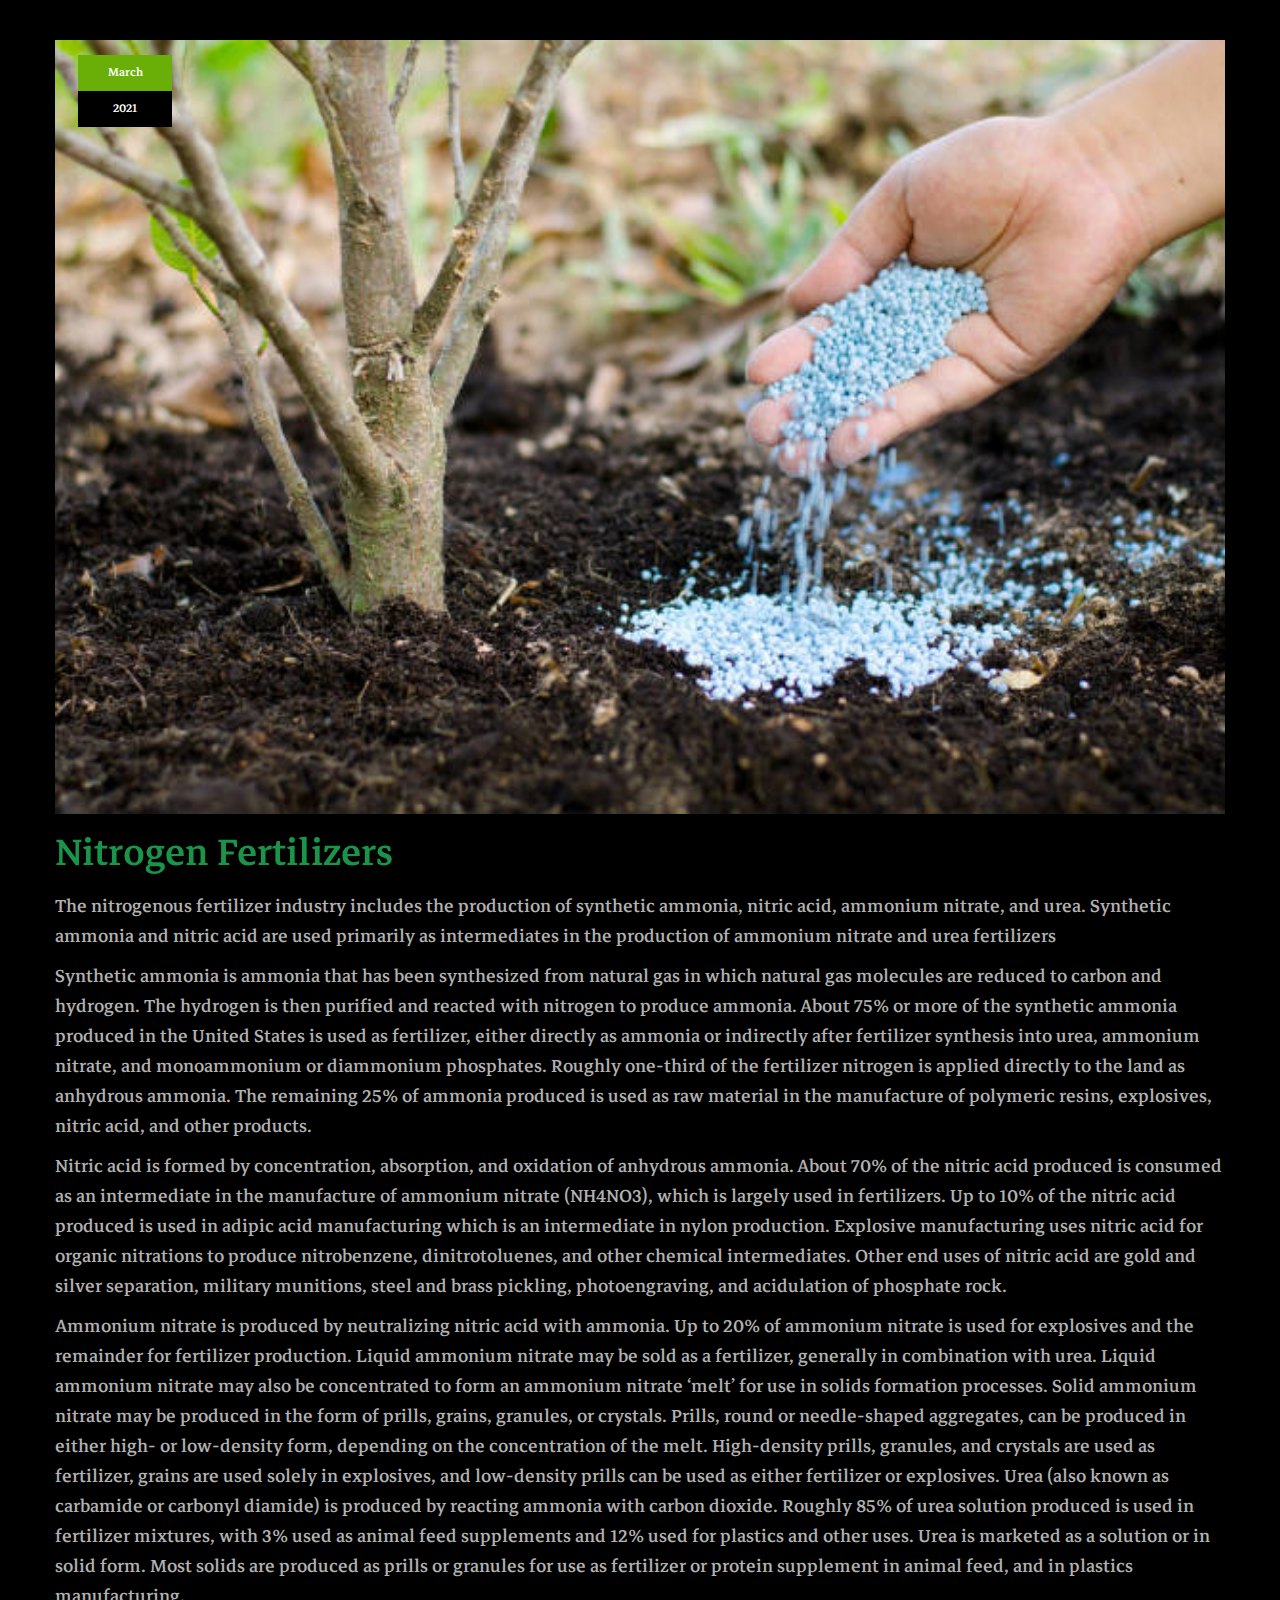
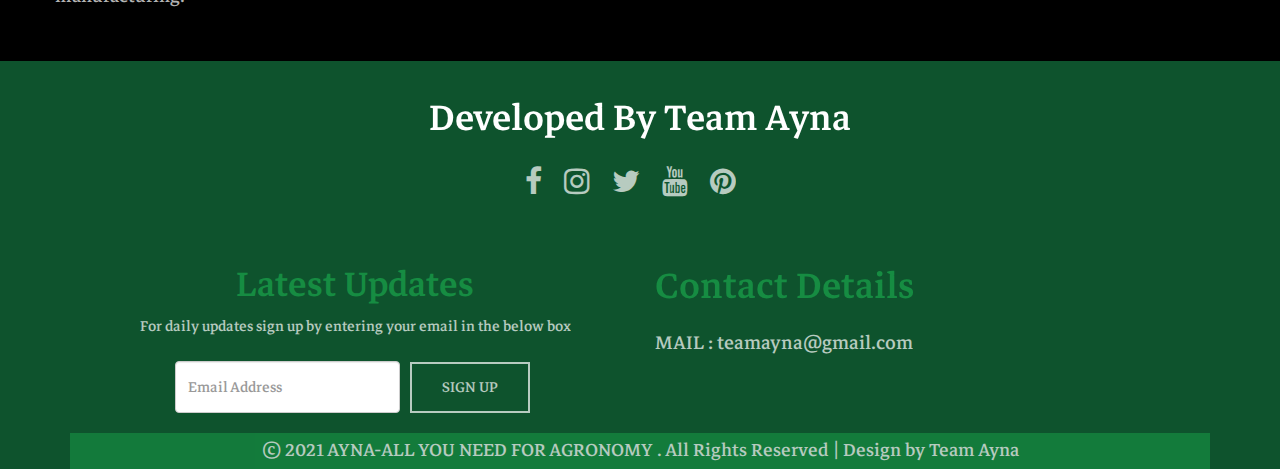
<file: seed/fertilizer/detail.html>
<!DOCTYPE html>
<html lang="en">

  <head>
    <meta charset="utf-8">
    <meta http-equiv="X-UA-Compatible" content="IE=edge">
    <meta name="viewport" content="width=device-width, initial-scale=1">
    <title>Nitrogen fertilizers</title>
    <link href="css/bootstrap.min.css" rel="stylesheet">
    <link href="css/global.css" rel="stylesheet">
	<link href="css/detail.css" rel="stylesheet">
	 <link rel="stylesheet" type="text/css" href="css/font-awesome.min.css" />
	 <link href="https://fonts.googleapis.com/css?family=Markazi+Text" rel="stylesheet">
     <script src="js/jquery-2.1.1.min.js"></script>
     <script src="js/bootstrap.min.js"></script>

  </head>

<body>



<section id="blog">
 <div class="container">
  <div class="row">
    <div class="col-sm-12 space_all">
	 <div class="blog_1 mgt clearfix">
	   <div class="blog_home1i clearfix">
	    <div class="grid clearfix">
		  <figure class="effect-jazz">
			<a href="#"><img src="img/i2.jpeg" class="iw mgt" alt="img25"></a>
		  </figure>
	  </div>
		<div class="blog_home1il clearfix">
          <h6 class="mgt"><span class="date">March</span> <span class="year">2021</span></h6>	
		</div>
	  </div>
	   <div class="blog_1r">
	    <h3><a href="#">Nitrogen Fertilizers</a></h3>

		<p>The nitrogenous fertilizer industry includes the production of synthetic ammonia, nitric acid, ammonium nitrate, and urea. Synthetic ammonia and nitric acid are used primarily as intermediates in the production of ammonium nitrate and urea fertilizers</p>
		<p>Synthetic ammonia is ammonia that has been synthesized from natural gas in which natural gas molecules are reduced to carbon and hydrogen. The hydrogen is then purified and reacted with nitrogen to produce ammonia. About 75% or more of the synthetic ammonia produced in the United States is used as fertilizer, either directly as ammonia or indirectly after fertilizer synthesis into urea, ammonium nitrate, and monoammonium or diammonium phosphates. Roughly one-third of the fertilizer nitrogen is applied directly to the land as anhydrous ammonia. The remaining 25% of ammonia produced is used as raw material in the manufacture of polymeric resins, explosives, nitric acid, and other products.</p>
		<p>Nitric acid is formed by concentration, absorption, and oxidation of anhydrous ammonia. About 70% of the nitric acid produced is consumed as an intermediate in the manufacture of ammonium nitrate (NH4NO3), which is largely used in fertilizers. Up to 10% of the nitric acid produced is used in adipic acid manufacturing which is an intermediate in nylon production. Explosive manufacturing uses nitric acid for organic nitrations to produce nitrobenzene, dinitrotoluenes, and other chemical intermediates. Other end uses of nitric acid are gold and silver separation, military munitions, steel and brass pickling, photoengraving, and acidulation of phosphate rock.</p>
		<p>Ammonium nitrate is produced by neutralizing nitric acid with ammonia. Up to 20% of ammonium nitrate is used for explosives and the remainder for fertilizer production. Liquid ammonium nitrate may be sold as a fertilizer, generally in combination with urea. Liquid ammonium nitrate may also be concentrated to form an ammonium nitrate ‘melt’ for use in solids formation processes. Solid ammonium nitrate may be produced in the form of prills, grains, granules, or crystals. Prills, round or needle-shaped aggregates, can be produced in either high- or low-density form, depending on the concentration of the melt. High-density prills, granules, and crystals are used as fertilizer, grains are used solely in explosives, and low-density prills can be used as either fertilizer or explosives.

Urea (also known as carbamide or carbonyl diamide) is produced by reacting ammonia with carbon dioxide. Roughly 85% of urea solution produced is used in fertilizer mixtures, with 3% used as animal feed supplements and 12% used for plastics and other uses. Urea is marketed as a solution or in solid form. Most solids are produced as prills or granules for use as fertilizer or protein supplement in animal feed, and in plastics manufacturing.</p>
		
	   </div>
	 </div>
	
	</div>
   </div>
	</div>
  </div>
 </div>
</section>
<section id="footer_main">
 <div class="container">
  <div class="row">
   <div class="col-sm-12">
    <div class="footer_main_1">
	 <h2>Developed By Team Ayna</h2>
	 <ul>
	      <li><a href="#"><i class="fa fa-facebook"></i></a></li>
		  <li><a href="#"><i class="fa fa-instagram"></i></a></li>
		  <li><a href="#"><i class="fa fa-twitter"></i></a></li>
		  <li><a href="#"><i class="fa fa-youtube"></i></a></li>
		  <li><a href="#"><i class="fa fa-pinterest"></i></a></li>
	 </ul>
	</div>
   </div>
  </div>
 </div>
</section>

<section id="footer">
 <div class="container">
  <div class="row">
   <div class="col-sm-12">

	<div class="col-sm-6">
	 <div class="footer_2">
	  <h1>Latest Updates</h1>
	  <p>For daily updates sign up by entering your email in the below box</p>
	 </div>
	 <div class="col-sm-12 space_all">
	  <div class="col-sm-2 space_all"></div>	  
	  <div class="col-sm-5 space_all">
	   <div class="footer_3">
	    <input type="text" class="form-control" placeholder="Email Address">
	   </div>
	  </div>
	  <div class="col-sm-3 space_all">
	   <div class="footer_3">
	    <p><a href="#">SIGN UP</a></p>
	   </div>
	  </div>
	  <div class="col-sm-1 space_all"></div>
	 </div>
	</div>
	<div class="col-sm-6">
	 <div class="footer_4">
	  <h1>Contact Details</h1>
	  <ul>
		   <li>MAIL : <a href="#"> teamayna@gmail.com</a></li>
	  </ul>
	 </div>
	</div>
   </div>
   <div class="col-sm-12">
    <div class="footer_5">
	 <p> © 2021 AYNA-ALL YOU NEED FOR AGRONOMY . All Rights Reserved | Design by Team Ayna</p>
	</div>   
   </div>
  </div>
 </div>
</section>
<script type="text/javascript">
	  $("#menu-close").click(function(e) {
    e.preventDefault();
    $("#sidebar-wrapper").toggleClass("active");
  });
  $("#menu-toggle").click(function(e) {
    e.preventDefault();
    $("#sidebar-wrapper").toggleClass("active");
  });
	</script>
</body>
</html>
</file>
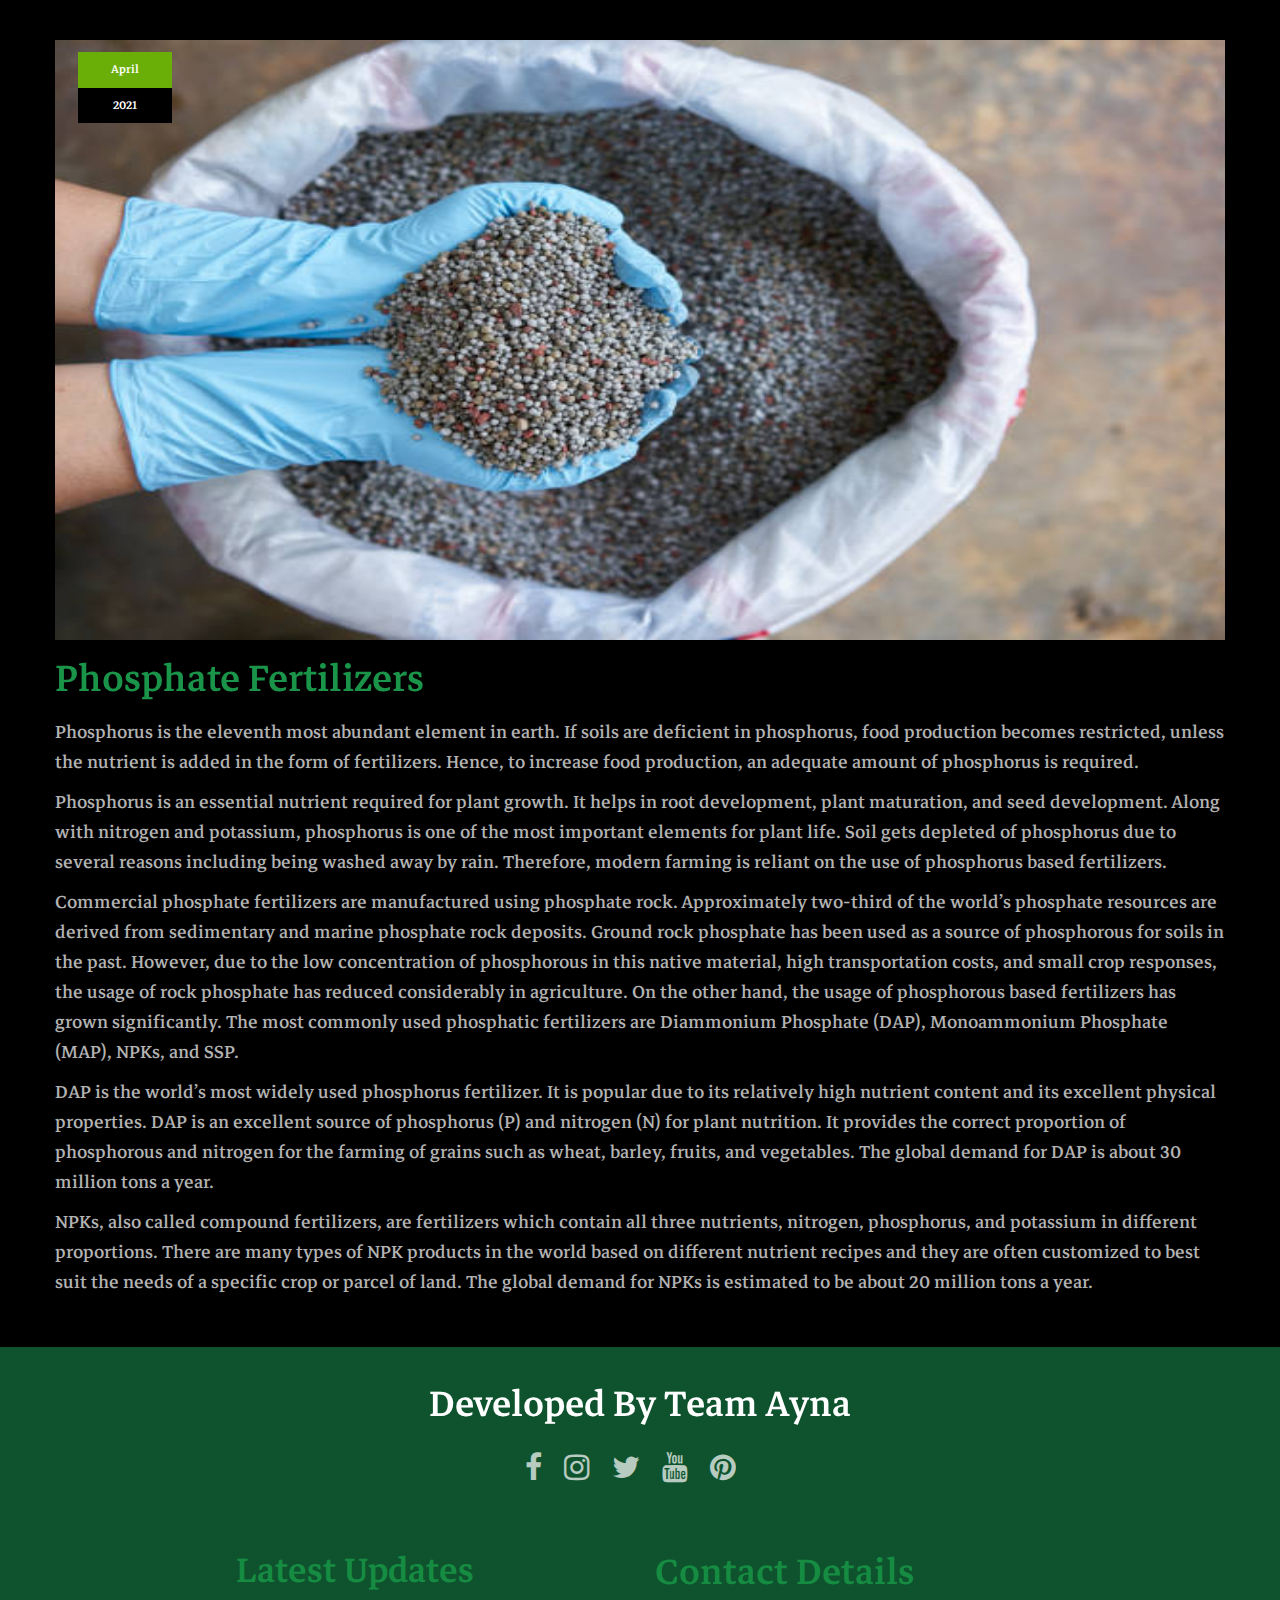
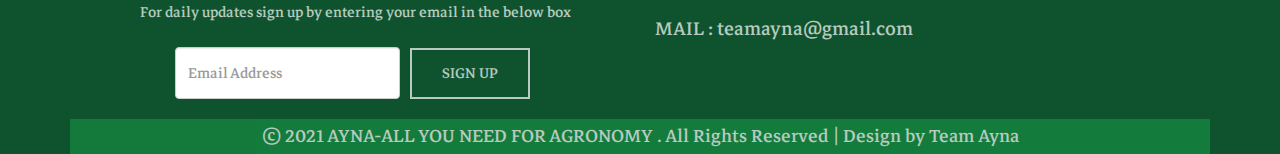
<file: seed/fertilizer/detail2.html>
<!DOCTYPE html>
<html lang="en">

  <head>
    <meta charset="utf-8">
    <meta http-equiv="X-UA-Compatible" content="IE=edge">
    <meta name="viewport" content="width=device-width, initial-scale=1">
    <title>Phosphate Fertilizers</title>
    <link href="css/bootstrap.min.css" rel="stylesheet">
    <link href="css/global.css" rel="stylesheet">
	<link href="css/detail.css" rel="stylesheet">
	 <link rel="stylesheet" type="text/css" href="css/font-awesome.min.css" />
	 <link href="https://fonts.googleapis.com/css?family=Markazi+Text" rel="stylesheet">
     <script src="js/jquery-2.1.1.min.js"></script>
     <script src="js/bootstrap.min.js"></script>

  </head>

<body>



<section id="blog">
 <div class="container">
  <div class="row">
    <div class="col-sm-12 space_all">
	 <div class="blog_1 mgt clearfix">
	   <div class="blog_home1i clearfix">
	    <div class="grid clearfix">
		  <figure class="effect-jazz">
			<a href="#"><img src="img/i3.jpeg" class="iw mgt" alt="img25" height="600px" width="300px"></a>
		  </figure>
	  </div>
		<div class="blog_home1il clearfix">
          <h6 class="mgt"><span class="date">April</span> <span class="year">2021</span></h6>	
		</div>
	  </div>
	   <div class="blog_1r">
	    <h3><a href="#">Phosphate Fertilizers</a></h3>

		<p>Phosphorus is the eleventh most abundant element in earth. If soils are deficient in phosphorus, food production becomes restricted, unless the nutrient is added in the form of fertilizers. Hence, to increase food production, an adequate amount of phosphorus is required.</p>
		<p>Phosphorus is an essential nutrient required for plant growth. It helps in root development, plant maturation, and seed development. Along with nitrogen and potassium, phosphorus is one of the most important elements for plant life. Soil gets depleted of phosphorus due to several reasons including being washed away by rain. Therefore, modern farming is reliant on the use of phosphorus based fertilizers.</p>
		<p>Commercial phosphate fertilizers are manufactured using phosphate rock. Approximately two-third of the world’s phosphate resources are derived from sedimentary and marine phosphate rock deposits. Ground rock phosphate has been used as a source of phosphorous for soils in the past. However, due to the low concentration of phosphorous in this native material, high transportation costs, and small crop responses, the usage of rock phosphate has reduced considerably in agriculture. On the other hand, the usage of phosphorous based fertilizers has grown significantly. The most commonly used phosphatic fertilizers are Diammonium Phosphate (DAP), Monoammonium Phosphate (MAP), NPKs, and SSP.</p>
		<p>DAP is the world’s most widely used phosphorus fertilizer. It is popular due to its relatively high nutrient content and its excellent physical properties. DAP is an excellent source of phosphorus (P) and nitrogen (N) for plant nutrition. It provides the correct proportion of phosphorous and nitrogen for the farming of grains such as wheat, barley, fruits, and vegetables. The global demand for DAP is about 30 million tons a year.</p>
		<p>NPKs, also called compound fertilizers, are fertilizers which contain all three nutrients, nitrogen, phosphorus, and potassium in different proportions. There are many types of NPK products in the world based on different nutrient recipes and they are often customized to best suit the needs of a specific crop or parcel of land. The global demand for NPKs is estimated to be about 20 million tons a year.</p>
		
	   </div>
	 </div>
	 
   </div>
	</div>
  </div>
 </div>
</section>
<section id="footer_main">
 <div class="container">
  <div class="row">
   <div class="col-sm-12">
    <div class="footer_main_1">
	 <h2>Developed By Team Ayna</h2>
	 <ul>
	      <li><a href="#"><i class="fa fa-facebook"></i></a></li>
		  <li><a href="#"><i class="fa fa-instagram"></i></a></li>
		  <li><a href="#"><i class="fa fa-twitter"></i></a></li>
		  <li><a href="#"><i class="fa fa-youtube"></i></a></li>
		  <li><a href="#"><i class="fa fa-pinterest"></i></a></li>
	 </ul>
	</div>
   </div>
  </div>
 </div>
</section>

<section id="footer">
 <div class="container">
  <div class="row">
   <div class="col-sm-12">

	<div class="col-sm-6">
	 <div class="footer_2">
	  <h1>Latest Updates</h1>
	  <p>For daily updates sign up by entering your email in the below box</p>
	 </div>
	 <div class="col-sm-12 space_all">
	  <div class="col-sm-2 space_all"></div>	  
	  <div class="col-sm-5 space_all">
	   <div class="footer_3">
	    <input type="text" class="form-control" placeholder="Email Address">
	   </div>
	  </div>
	  <div class="col-sm-3 space_all">
	   <div class="footer_3">
	    <p><a href="#">SIGN UP</a></p>
	   </div>
	  </div>
	  <div class="col-sm-1 space_all"></div>
	 </div>
	</div>
	<div class="col-sm-6">
	 <div class="footer_4">
	  <h1>Contact Details</h1>
	  <ul>
		   <li>MAIL : <a href="#"> teamayna@gmail.com</a></li>
	  </ul>
	 </div>
	</div>
   </div>
   <div class="col-sm-12">
    <div class="footer_5">
	 <p> © 2021 AYNA-ALL YOU NEED FOR AGRONOMY . All Rights Reserved | Design by Team Ayna</p>
	</div>   
   </div>
  </div>
 </div>
</section>
<script type="text/javascript">
	  $("#menu-close").click(function(e) {
    e.preventDefault();
    $("#sidebar-wrapper").toggleClass("active");
  });
  $("#menu-toggle").click(function(e) {
    e.preventDefault();
    $("#sidebar-wrapper").toggleClass("active");
  });
	</script>
</body>
</html>
</file>
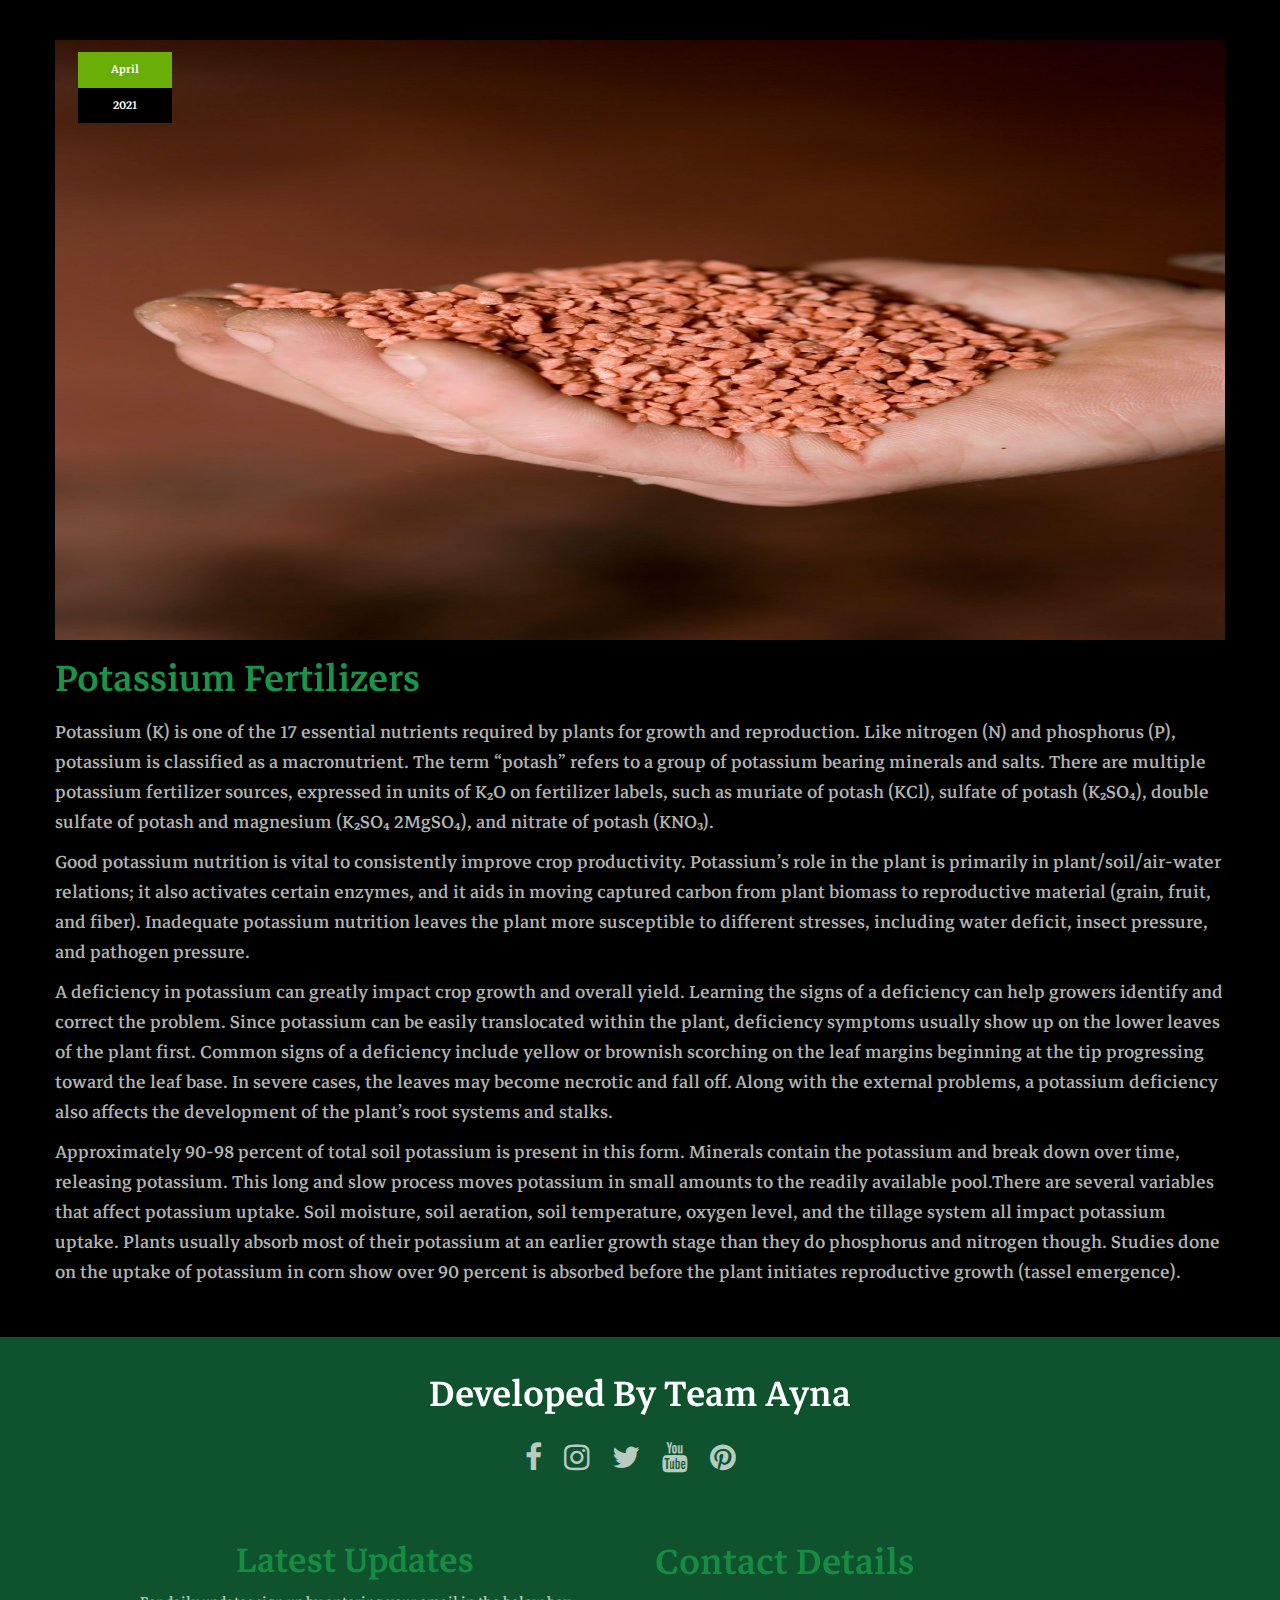
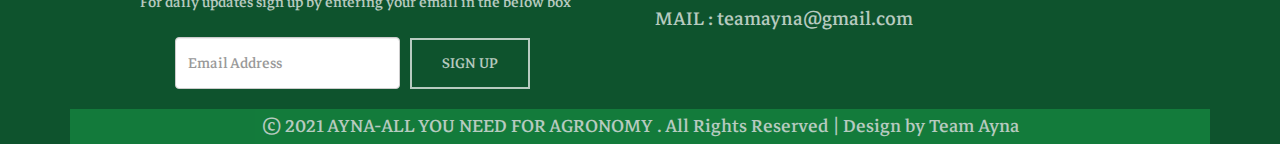
<file: seed/fertilizer/detail3.html>
<!DOCTYPE html>
<html lang="en">

  <head>
    <meta charset="utf-8">
    <meta http-equiv="X-UA-Compatible" content="IE=edge">
    <meta name="viewport" content="width=device-width, initial-scale=1">
    <title>Potassium Fertilizer</title>
    <link href="css/bootstrap.min.css" rel="stylesheet">
    <link href="css/global.css" rel="stylesheet">
	<link href="css/detail.css" rel="stylesheet">
	 <link rel="stylesheet" type="text/css" href="css/font-awesome.min.css" />
	 <link href="https://fonts.googleapis.com/css?family=Markazi+Text" rel="stylesheet">
     <script src="js/jquery-2.1.1.min.js"></script>
     <script src="js/bootstrap.min.js"></script>

  </head>

<body>



<section id="blog">
 <div class="container">
  <div class="row">
    <div class="col-sm-12 space_all">
	 <div class="blog_1 mgt clearfix">
	   <div class="blog_home1i clearfix">
	    <div class="grid clearfix">
		  <figure class="effect-jazz">
			<a href="#"><img src="img/i5.jpeg" class="iw mgt" alt="img25" height="600px" width="300px"></a>
		  </figure>
	  </div>
		<div class="blog_home1il clearfix">
          <h6 class="mgt"><span class="date">April</span> <span class="year">2021</span></h6>	
		</div>
	  </div>
	   <div class="blog_1r">
	    <h3><a href="#">Potassium Fertilizers</a></h3>

		<p>Potassium (K) is one of the 17 essential nutrients required by plants for growth and reproduction. Like nitrogen (N) and phosphorus (P), potassium is classified as a macronutrient. The term “potash” refers to a group of potassium bearing minerals and salts. There are multiple potassium fertilizer sources, expressed in units of K₂O on fertilizer labels, such as muriate of potash (KCl), sulfate of potash (K₂SO₄), double sulfate of potash and magnesium (K₂SO₄ 2MgSO₄), and nitrate of potash (KNO₃).</p>
		<p>Good potassium nutrition is vital to consistently improve crop productivity. Potassium’s role in the plant is primarily in plant/soil/air-water relations; it also activates certain enzymes, and it aids in moving captured carbon from plant biomass to reproductive material (grain, fruit, and fiber). Inadequate potassium nutrition leaves the plant more susceptible to different stresses, including water deficit, insect pressure, and pathogen pressure.</p>
		<p>A deficiency in potassium can greatly impact crop growth and overall yield. Learning the signs of a deficiency can help growers identify and correct the problem. Since potassium can be easily translocated within the plant, deficiency symptoms usually show up on the lower leaves of the plant first. Common signs of a deficiency include yellow or brownish scorching on the leaf margins beginning at the tip progressing toward the leaf base. In severe cases, the leaves may become necrotic and fall off. Along with the external problems, a potassium deficiency also affects the development of the plant’s root systems and stalks.</p>
		<p>Approximately 90-98 percent of total soil potassium is present in this form. Minerals contain the potassium and break down over time, releasing potassium. This long and slow process moves potassium in small amounts to the readily available pool.There are several variables that affect potassium uptake. Soil moisture, soil aeration, soil temperature, oxygen level, and the tillage system all impact potassium uptake. Plants usually absorb most of their potassium at an earlier growth stage than they do phosphorus and nitrogen though. Studies done on the uptake of potassium in corn show over 90 percent is absorbed before the plant initiates reproductive growth (tassel emergence). </p>
		
	   </div>
	 </div>
	 
   </div>
	</div>
  </div>
 </div>
</section>
<section id="footer_main">
 <div class="container">
  <div class="row">
   <div class="col-sm-12">
    <div class="footer_main_1">
	 <h2>Developed By Team Ayna</h2>
	 <ul>
	      <li><a href="#"><i class="fa fa-facebook"></i></a></li>
		  <li><a href="#"><i class="fa fa-instagram"></i></a></li>
		  <li><a href="#"><i class="fa fa-twitter"></i></a></li>
		  <li><a href="#"><i class="fa fa-youtube"></i></a></li>
		  <li><a href="#"><i class="fa fa-pinterest"></i></a></li>
	 </ul>
	</div>
   </div>
  </div>
 </div>
</section>

<section id="footer">
 <div class="container">
  <div class="row">
   <div class="col-sm-12">

	<div class="col-sm-6">
	 <div class="footer_2">
	  <h1>Latest Updates</h1>
	  <p>For daily updates sign up by entering your email in the below box</p>
	 </div>
	 <div class="col-sm-12 space_all">
	  <div class="col-sm-2 space_all"></div>	  
	  <div class="col-sm-5 space_all">
	   <div class="footer_3">
	    <input type="text" class="form-control" placeholder="Email Address">
	   </div>
	  </div>
	  <div class="col-sm-3 space_all">
	   <div class="footer_3">
	    <p><a href="#">SIGN UP</a></p>
	   </div>
	  </div>
	  <div class="col-sm-1 space_all"></div>
	 </div>
	</div>
	<div class="col-sm-6">
	 <div class="footer_4">
	  <h1>Contact Details</h1>
	  <ul>
		   <li>MAIL : <a href="#"> teamayna@gmail.com</a></li>
	  </ul>
	 </div>
	</div>
   </div>
   <div class="col-sm-12">
    <div class="footer_5">
	 <p> © 2021 AYNA-ALL YOU NEED FOR AGRONOMY . All Rights Reserved | Design by Team Ayna</p>
	</div>   
   </div>
  </div>
 </div>
</section>
<script type="text/javascript">
	  $("#menu-close").click(function(e) {
    e.preventDefault();
    $("#sidebar-wrapper").toggleClass("active");
  });
  $("#menu-toggle").click(function(e) {
    e.preventDefault();
    $("#sidebar-wrapper").toggleClass("active");
  });
	</script>
</body>
</html>
</file>
<file: plugins/Stroke-Gap-Icons-Webfont/style.css>
@font-face {
	font-family: 'Stroke-Gap-Icons';
	src: url('fonts/Stroke-Gap-Icons.eot');
}
@font-face {
	font-family: 'Stroke-Gap-Icons';
	src: url([data-uri]) format('truetype'),
		 url([data-uri]) format('woff');
	font-weight: normal;
	font-style: normal;
}

.icon {
	font-family: 'Stroke-Gap-Icons';
	speak: none;
	font-style: normal;
	font-weight: normal;
	font-variant: normal;
	text-transform: none;
	line-height: 1;

	/* Better Font Rendering =========== */
	-webkit-font-smoothing: antialiased;
	-moz-osx-font-smoothing: grayscale;
}

.icon-WorldWide:before {
	content: "\e600";
}
.icon-WorldGlobe:before {
	content: "\e601";
}
.icon-Underpants:before {
	content: "\e602";
}
.icon-Tshirt:before {
	content: "\e603";
}
.icon-Trousers:before {
	content: "\e604";
}
.icon-Tie:before {
	content: "\e605";
}
.icon-TennisBall:before {
	content: "\e606";
}
.icon-Telesocpe:before {
	content: "\e607";
}
.icon-Stop:before {
	content: "\e608";
}
.icon-Starship:before {
	content: "\e609";
}
.icon-Starship2:before {
	content: "\e60a";
}
.icon-Speaker:before {
	content: "\e60b";
}
.icon-Speaker2:before {
	content: "\e60c";
}
.icon-Soccer:before {
	content: "\e60d";
}
.icon-Snikers:before {
	content: "\e60e";
}
.icon-Scisors:before {
	content: "\e60f";
}
.icon-Puzzle:before {
	content: "\e610";
}
.icon-Printer:before {
	content: "\e611";
}
.icon-Pool:before {
	content: "\e612";
}
.icon-Podium:before {
	content: "\e613";
}
.icon-Play:before {
	content: "\e614";
}
.icon-Planet:before {
	content: "\e615";
}
.icon-Pause:before {
	content: "\e616";
}
.icon-Next:before {
	content: "\e617";
}
.icon-MusicNote2:before {
	content: "\e618";
}
.icon-MusicNote:before {
	content: "\e619";
}
.icon-MusicMixer:before {
	content: "\e61a";
}
.icon-Microphone:before {
	content: "\e61b";
}
.icon-Medal:before {
	content: "\e61c";
}
.icon-ManFigure:before {
	content: "\e61d";
}
.icon-Magnet:before {
	content: "\e61e";
}
.icon-Like:before {
	content: "\e61f";
}
.icon-Hanger:before {
	content: "\e620";
}
.icon-Handicap:before {
	content: "\e621";
}
.icon-Forward:before {
	content: "\e622";
}
.icon-Footbal:before {
	content: "\e623";
}
.icon-Flag:before {
	content: "\e624";
}
.icon-FemaleFigure:before {
	content: "\e625";
}
.icon-Dislike:before {
	content: "\e626";
}
.icon-DiamondRing:before {
	content: "\e627";
}
.icon-Cup:before {
	content: "\e628";
}
.icon-Crown:before {
	content: "\e629";
}
.icon-Column:before {
	content: "\e62a";
}
.icon-Click:before {
	content: "\e62b";
}
.icon-Cassette:before {
	content: "\e62c";
}
.icon-Bomb:before {
	content: "\e62d";
}
.icon-BatteryLow:before {
	content: "\e62e";
}
.icon-BatteryFull:before {
	content: "\e62f";
}
.icon-Bascketball:before {
	content: "\e630";
}
.icon-Astronaut:before {
	content: "\e631";
}
.icon-WineGlass:before {
	content: "\e632";
}
.icon-Water:before {
	content: "\e633";
}
.icon-Wallet:before {
	content: "\e634";
}
.icon-Umbrella:before {
	content: "\e635";
}
.icon-TV:before {
	content: "\e636";
}
.icon-TeaMug:before {
	content: "\e637";
}
.icon-Tablet:before {
	content: "\e638";
}
.icon-Soda:before {
	content: "\e639";
}
.icon-SodaCan:before {
	content: "\e63a";
}
.icon-SimCard:before {
	content: "\e63b";
}
.icon-Signal:before {
	content: "\e63c";
}
.icon-Shaker:before {
	content: "\e63d";
}
.icon-Radio:before {
	content: "\e63e";
}
.icon-Pizza:before {
	content: "\e63f";
}
.icon-Phone:before {
	content: "\e640";
}
.icon-Notebook:before {
	content: "\e641";
}
.icon-Mug:before {
	content: "\e642";
}
.icon-Mastercard:before {
	content: "\e643";
}
.icon-Ipod:before {
	content: "\e644";
}
.icon-Info:before {
	content: "\e645";
}
.icon-Icecream2:before {
	content: "\e646";
}
.icon-Icecream1:before {
	content: "\e647";
}
.icon-Hourglass:before {
	content: "\e648";
}
.icon-Help:before {
	content: "\e649";
}
.icon-Goto:before {
	content: "\e64a";
}
.icon-Glasses:before {
	content: "\e64b";
}
.icon-Gameboy:before {
	content: "\e64c";
}
.icon-ForkandKnife:before {
	content: "\e64d";
}
.icon-Export:before {
	content: "\e64e";
}
.icon-Exit:before {
	content: "\e64f";
}
.icon-Espresso:before {
	content: "\e650";
}
.icon-Drop:before {
	content: "\e651";
}
.icon-Download:before {
	content: "\e652";
}
.icon-Dollars:before {
	content: "\e653";
}
.icon-Dollar:before {
	content: "\e654";
}
.icon-DesktopMonitor:before {
	content: "\e655";
}
.icon-Corkscrew:before {
	content: "\e656";
}
.icon-CoffeeToGo:before {
	content: "\e657";
}
.icon-Chart:before {
	content: "\e658";
}
.icon-ChartUp:before {
	content: "\e659";
}
.icon-ChartDown:before {
	content: "\e65a";
}
.icon-Calculator:before {
	content: "\e65b";
}
.icon-Bread:before {
	content: "\e65c";
}
.icon-Bourbon:before {
	content: "\e65d";
}
.icon-BottleofWIne:before {
	content: "\e65e";
}
.icon-Bag:before {
	content: "\e65f";
}
.icon-Arrow:before {
	content: "\e660";
}
.icon-Antenna2:before {
	content: "\e661";
}
.icon-Antenna1:before {
	content: "\e662";
}
.icon-Anchor:before {
	content: "\e663";
}
.icon-Wheelbarrow:before {
	content: "\e664";
}
.icon-Webcam:before {
	content: "\e665";
}
.icon-Unlinked:before {
	content: "\e666";
}
.icon-Truck:before {
	content: "\e667";
}
.icon-Timer:before {
	content: "\e668";
}
.icon-Time:before {
	content: "\e669";
}
.icon-StorageBox:before {
	content: "\e66a";
}
.icon-Star:before {
	content: "\e66b";
}
.icon-ShoppingCart:before {
	content: "\e66c";
}
.icon-Shield:before {
	content: "\e66d";
}
.icon-Seringe:before {
	content: "\e66e";
}
.icon-Pulse:before {
	content: "\e66f";
}
.icon-Plaster:before {
	content: "\e670";
}
.icon-Plaine:before {
	content: "\e671";
}
.icon-Pill:before {
	content: "\e672";
}
.icon-PicnicBasket:before {
	content: "\e673";
}
.icon-Phone2:before {
	content: "\e674";
}
.icon-Pencil:before {
	content: "\e675";
}
.icon-Pen:before {
	content: "\e676";
}
.icon-PaperClip:before {
	content: "\e677";
}
.icon-On-Off:before {
	content: "\e678";
}
.icon-Mouse:before {
	content: "\e679";
}
.icon-Megaphone:before {
	content: "\e67a";
}
.icon-Linked:before {
	content: "\e67b";
}
.icon-Keyboard:before {
	content: "\e67c";
}
.icon-House:before {
	content: "\e67d";
}
.icon-Heart:before {
	content: "\e67e";
}
.icon-Headset:before {
	content: "\e67f";
}
.icon-FullShoppingCart:before {
	content: "\e680";
}
.icon-FullScreen:before {
	content: "\e681";
}
.icon-Folder:before {
	content: "\e682";
}
.icon-Floppy:before {
	content: "\e683";
}
.icon-Files:before {
	content: "\e684";
}
.icon-File:before {
	content: "\e685";
}
.icon-FileBox:before {
	content: "\e686";
}
.icon-ExitFullScreen:before {
	content: "\e687";
}
.icon-EmptyBox:before {
	content: "\e688";
}
.icon-Delete:before {
	content: "\e689";
}
.icon-Controller:before {
	content: "\e68a";
}
.icon-Compass:before {
	content: "\e68b";
}
.icon-CompassTool:before {
	content: "\e68c";
}
.icon-ClipboardText:before {
	content: "\e68d";
}
.icon-ClipboardChart:before {
	content: "\e68e";
}
.icon-ChemicalGlass:before {
	content: "\e68f";
}
.icon-CD:before {
	content: "\e690";
}
.icon-Carioca:before {
	content: "\e691";
}
.icon-Car:before {
	content: "\e692";
}
.icon-Book:before {
	content: "\e693";
}
.icon-BigTruck:before {
	content: "\e694";
}
.icon-Bicycle:before {
	content: "\e695";
}
.icon-Wrench:before {
	content: "\e696";
}
.icon-Web:before {
	content: "\e697";
}
.icon-Watch:before {
	content: "\e698";
}
.icon-Volume:before {
	content: "\e699";
}
.icon-Video:before {
	content: "\e69a";
}
.icon-Users:before {
	content: "\e69b";
}
.icon-User:before {
	content: "\e69c";
}
.icon-UploadCLoud:before {
	content: "\e69d";
}
.icon-Typing:before {
	content: "\e69e";
}
.icon-Tools:before {
	content: "\e69f";
}
.icon-Tag:before {
	content: "\e6a0";
}
.icon-Speedometter:before {
	content: "\e6a1";
}
.icon-Share:before {
	content: "\e6a2";
}
.icon-Settings:before {
	content: "\e6a3";
}
.icon-Search:before {
	content: "\e6a4";
}
.icon-Screwdriver:before {
	content: "\e6a5";
}
.icon-Rolodex:before {
	content: "\e6a6";
}
.icon-Ringer:before {
	content: "\e6a7";
}
.icon-Resume:before {
	content: "\e6a8";
}
.icon-Restart:before {
	content: "\e6a9";
}
.icon-PowerOff:before {
	content: "\e6aa";
}
.icon-Pointer:before {
	content: "\e6ab";
}
.icon-Picture:before {
	content: "\e6ac";
}
.icon-OpenedLock:before {
	content: "\e6ad";
}
.icon-Notes:before {
	content: "\e6ae";
}
.icon-Mute:before {
	content: "\e6af";
}
.icon-Movie:before {
	content: "\e6b0";
}
.icon-Microphone2:before {
	content: "\e6b1";
}
.icon-Message:before {
	content: "\e6b2";
}
.icon-MessageRight:before {
	content: "\e6b3";
}
.icon-MessageLeft:before {
	content: "\e6b4";
}
.icon-Menu:before {
	content: "\e6b5";
}
.icon-Media:before {
	content: "\e6b6";
}
.icon-Mail:before {
	content: "\e6b7";
}
.icon-List:before {
	content: "\e6b8";
}
.icon-Layers:before {
	content: "\e6b9";
}
.icon-Key:before {
	content: "\e6ba";
}
.icon-Imbox:before {
	content: "\e6bb";
}
.icon-Eye:before {
	content: "\e6bc";
}
.icon-Edit:before {
	content: "\e6bd";
}
.icon-DSLRCamera:before {
	content: "\e6be";
}
.icon-DownloadCloud:before {
	content: "\e6bf";
}
.icon-CompactCamera:before {
	content: "\e6c0";
}
.icon-Cloud:before {
	content: "\e6c1";
}
.icon-ClosedLock:before {
	content: "\e6c2";
}
.icon-Chart2:before {
	content: "\e6c3";
}
.icon-Bulb:before {
	content: "\e6c4";
}
.icon-Briefcase:before {
	content: "\e6c5";
}
.icon-Blog:before {
	content: "\e6c6";
}
.icon-Agenda:before {
	content: "\e6c7";
}
</file>
<file: plugins/revolution/css/settings.css>
/*-----------------------------------------------------------------------------

-	Revolution Slider 5.0 Default Style Settings -

Screen Stylesheet

version:   	5.0.0
date:      	29/10/15
author:		themepunch
email:     	info@themepunch.com
website:   	http://www.themepunch.com
-----------------------------------------------------------------------------*/


@font-face {
  font-family: 'revicons';
  src: url('../fonts/revicons/revicons90c6.eot?5510888');
  src: url('../fonts/revicons/revicons90c6.eot?5510888#iefix') format('embedded-opentype'),
       url('../fonts/revicons/revicons90c6.woff?5510888') format('woff'),
       url('../fonts/revicons/revicons90c6.ttf?5510888') format('truetype'),
       url('../fonts/revicons/revicons90c6.svg?5510888#revicons') format('svg');
  font-weight: normal;
  font-style: normal;
}

 [class^="revicon-"]:before, [class*=" revicon-"]:before {
  font-family: "revicons";
  font-style: normal;
  font-weight: normal;
  speak: none;
  display: inline-block;
  text-decoration: inherit;
  width: 1em;
  margin-right: .2em;
  text-align: center; 

  /* For safety - reset parent styles, that can break glyph codes*/
  font-variant: normal;
  text-transform: none;

  /* fix buttons height, for twitter bootstrap */
  line-height: 1em;

  /* Animation center compensation - margins should be symmetric */
  /* remove if not needed */
  margin-left: .2em;

  /* you can be more comfortable with increased icons size */
  /* font-size: 120%; */

  /* Uncomment for 3D effect */
  /* text-shadow: 1px 1px 1px rgba(127, 127, 127, 0.3); */
}

.revicon-search-1:before { content: '\e802'; } /* '' */
.revicon-pencil-1:before { content: '\e831'; } /* '' */
.revicon-picture-1:before { content: '\e803'; } /* '' */
.revicon-cancel:before { content: '\e80a'; } /* '' */
.revicon-info-circled:before { content: '\e80f'; } /* '' */
.revicon-trash:before { content: '\e801'; } /* '' */
.revicon-left-dir:before { content: '\e817'; } /* '' */
.revicon-right-dir:before { content: '\e818'; } /* '' */
.revicon-down-open:before { content: '\e83b'; } /* '' */
.revicon-left-open:before { content: '\e819'; } /* '' */
.revicon-right-open:before { content: '\e81a'; } /* '' */
.revicon-angle-left:before { content: '\e820'; } /* '' */
.revicon-angle-right:before { content: '\e81d'; } /* '' */
.revicon-left-big:before { content: '\e81f'; } /* '' */
.revicon-right-big:before { content: '\e81e'; } /* '' */
.revicon-magic:before { content: '\e807'; } /* '' */
.revicon-picture:before { content: '\e800'; } /* '' */
.revicon-export:before { content: '\e80b'; } /* '' */
.revicon-cog:before { content: '\e832'; } /* '' */
.revicon-login:before { content: '\e833'; } /* '' */
.revicon-logout:before { content: '\e834'; } /* '' */
.revicon-video:before { content: '\e805'; } /* '' */
.revicon-arrow-combo:before { content: '\e827'; } /* '' */
.revicon-left-open-1:before { content: '\e82a'; } /* '' */
.revicon-right-open-1:before { content: '\e82b'; } /* '' */
.revicon-left-open-mini:before { content: '\e822'; } /* '' */
.revicon-right-open-mini:before { content: '\e823'; } /* '' */
.revicon-left-open-big:before { content: '\e824'; } /* '' */
.revicon-right-open-big:before { content: '\e825'; } /* '' */
.revicon-left:before { content: '\e836'; } /* '' */
.revicon-right:before { content: '\e826'; } /* '' */
.revicon-ccw:before { content: '\e808'; } /* '' */
.revicon-arrows-ccw:before { content: '\e806'; } /* '' */
.revicon-palette:before { content: '\e829'; } /* '' */
.revicon-list-add:before { content: '\e80c'; } /* '' */
.revicon-doc:before { content: '\e809'; } /* '' */
.revicon-left-open-outline:before { content: '\e82e'; } /* '' */
.revicon-left-open-2:before { content: '\e82c'; } /* '' */
.revicon-right-open-outline:before { content: '\e82f'; } /* '' */
.revicon-right-open-2:before { content: '\e82d'; } /* '' */
.revicon-equalizer:before { content: '\e83a'; } /* '' */
.revicon-layers-alt:before { content: '\e804'; } /* '' */
.revicon-popup:before { content: '\e828'; } /* '' */

							

/******************************
	-	BASIC STYLES		-
******************************/

.rev_slider_wrapper{
	position:relative;
	z-index: 0;
}


.rev_slider{
	position:relative;
	overflow:visible;
}

.tp-overflow-hidden { overflow:hidden;}

.tp-simpleresponsive img,
.rev_slider img{
	max-width:none !important;
	-moz-transition: none;
	-webkit-transition: none;
	-o-transition: none;
	transition: none;
	margin:0px;
	padding:0px;
	border-width:0px;
	border:none;
}

.rev_slider .no-slides-text{
	font-weight:bold;
	text-align:center;
	padding-top:80px;
}

.rev_slider >ul,
.rev_slider_wrapper >ul,
.tp-revslider-mainul >li,
.rev_slider >ul >li,
.rev_slider >ul >li:before,
.tp-revslider-mainul >li:before,
.tp-simpleresponsive >ul,
.tp-simpleresponsive >ul >li,
.tp-simpleresponsive >ul >li:before,
.tp-revslider-mainul >li,
.tp-simpleresponsive >ul >li{
	list-style:none !important;
	position:absolute;	
	margin:0px !important;
	padding:0px !important;
	overflow-x: visible;
	overflow-y: visible;
	list-style-type: none !important;
	background-image:none;
	background-position:0px 0px;
	text-indent: 0em;
	top:0px;left:0px;
}


.tp-revslider-mainul >li,
.rev_slider >ul >li,
.rev_slider >ul >li:before,
.tp-revslider-mainul >li:before,
.tp-simpleresponsive >ul >li,
.tp-simpleresponsive >ul >li:before,
.tp-revslider-mainul >li,
.tp-simpleresponsive >ul >li { 
	visibility:hidden; 
}

.tp-revslider-slidesli,
.tp-revslider-mainul	{	
	padding:0 !important; 
	margin:0 !important; 
	list-style:none !important;
}

.rev_slider li.tp-revslider-slidesli {
    position: absolute !important;
}


.tp-caption .rs-untoggled-content { display:block;}
.tp-caption .rs-toggled-content { display:none;}

.rs-toggle-content-active.tp-caption .rs-toggled-content { display:block;}
.rs-toggle-content-active.tp-caption .rs-untoggled-content { display:none;}

.rev_slider .tp-caption,
.rev_slider .caption 	{ 
	position:relative;  
	visibility:hidden; 
	white-space: nowrap;
	display: block;
}


.rev_slider .tp-mask-wrap .tp-caption,
.rev_slider .tp-mask-wrap *:last-child,
.wpb_text_column .rev_slider .tp-mask-wrap .tp-caption,
.wpb_text_column .rev_slider .tp-mask-wrap *:last-child{
	margin-bottom:0;

}

	
/* CAROUSEL FUNCTIONS */
.tp-carousel-wrapper {
	cursor:url(openhand.html), move;
}
.tp-carousel-wrapper.dragged {
	cursor:url(closedhand.html), move;
}

/* ADDED FOR SLIDELINK MANAGEMENT */
.tp-caption {
	z-index:1
}

.tp_inner_padding {	
	box-sizing:border-box;	
	-webkit-box-sizing:border-box;
	-moz-box-sizing:border-box;
	max-height:none !important;	
}


.tp-caption {	
	-moz-user-select: none;
	-khtml-user-select: none;
	-webkit-user-select: none;
	-o-user-select: none;	
	position:absolute;
	-webkit-font-smoothing: antialiased !important;
}



.tp-forcenotvisible,
.tp-hide-revslider,
.tp-caption.tp-hidden-caption {	
	visibility:hidden !important; 
	display:none !important
}

.rev_slider embed,
.rev_slider iframe,
.rev_slider object,
.rev_slider video {
	max-width: none !important
}






/**********************************************
	-	FULLSCREEN AND FULLWIDHT CONTAINERS	-
**********************************************/
.rev_slider_wrapper	{	width:100%;}

.fullscreen-container {	
	position:relative;
	padding:0;
}


.fullwidthbanner-container{
	position:relative;
	padding:0;
	overflow:hidden;
}

.fullwidthbanner-container .fullwidthabanner{
	width:100%;
	position:relative;
}



/*********************************
	-	SPECIAL TP CAPTIONS -
**********************************/

.tp-static-layers				{	
	position:absolute; z-index:505; top:0px;left:0px}


.tp-caption .frontcorner		{
	width: 0;
	height: 0;
	border-left: 40px solid transparent;
	border-right: 0px solid transparent;
	border-top: 40px solid #00A8FF;
	position: absolute;left:-40px;top:0px;
}

.tp-caption .backcorner		{
	width: 0;
	height: 0;
	border-left: 0px solid transparent;
	border-right: 40px solid transparent;
	border-bottom: 40px solid #00A8FF;
	position: absolute;right:0px;top:0px;
}

.tp-caption .frontcornertop		{
	width: 0;
	height: 0;
	border-left: 40px solid transparent;
	border-right: 0px solid transparent;
	border-bottom: 40px solid #00A8FF;
	position: absolute;left:-40px;top:0px;
}

.tp-caption .backcornertop		{
	width: 0;
	height: 0;
	border-left: 0px solid transparent;
	border-right: 40px solid transparent;
	border-top: 40px solid #00A8FF;
	position: absolute;right:0px;top:0px;
}
									
.tp-layer-inner-rotation {	
	position: relative !important;
}		


/***********************************************
	-	SPECIAL ALTERNATIVE IMAGE SETTINGS	-
***********************************************/

img.tp-slider-alternative-image	{	
	width:100%; height:auto;
}


/******************************
	-	IE8 HACKS	-
*******************************/
.noFilterClass {
	filter:none !important;
}


/********************************
	-	FULLSCREEN VIDEO	-
*********************************/

.rs-background-video-layer 		{	position: absolute;top:0px;left:0px; width:100%;height:100%;visibility: hidden;z-index: 0;}

.tp-caption.coverscreenvideo	{	width:100%;height:100%;top:0px;left:0px;position:absolute;}
.caption.fullscreenvideo,
.tp-caption.fullscreenvideo		{	left:0px; top:0px; position:absolute;width:100%;height:100%}

.caption.fullscreenvideo iframe,
.caption.fullscreenvideo video,
.tp-caption.fullscreenvideo iframe,
.tp-caption.fullscreenvideo iframe video	{ width:100% !important; height:100% !important; display: none}

.fullcoveredvideo video,
.fullscreenvideo video				{	background: #000}

.fullcoveredvideo .tp-poster		{	background-position: center center;background-size: cover;width:100%;height:100%;top:0px;left:0px}


.videoisplaying .html5vid .tp-poster	{	display: none}

.tp-video-play-button					{	
	background:#000;
	background:rgba(0,0,0,0.3);										
	border-radius:5px;-moz-border-radius:5px;-webkit-border-radius:5px;
	position: absolute;
	top: 50%;
	left: 50%;										
	color: #FFF;
	z-index: 3;
	margin-top: -25px;
	margin-left: -25px;
	line-height: 50px !important;
	text-align: center;
	cursor: pointer;
	width: 50px;
	height:50px;
	box-sizing: border-box;
	-moz-box-sizing: border-box;	
	display: inline-block;	
	vertical-align: top;
	z-index: 4;
	opacity: 0;
	-webkit-transition:opacity 300ms ease-out !important;
	-moz-transition:opacity 300ms ease-out !important;
	-o-transition:opacity 300ms ease-out !important;
	transition:opacity 300ms ease-out !important;				
}
.tp-caption .html5vid					{	width:100% !important; height:100% !important;}									
.tp-video-play-button i 				{	width:50px;height:50px; display:inline-block; text-align: center; vertical-align: top; line-height: 50px !important; font-size: 40px !important;}									
.tp-caption:hover .tp-video-play-button	{	opacity: 1;}
.tp-caption .tp-revstop					{	display:none; border-left:5px solid #fff !important; border-right:5px solid #fff !important;margin-top:15px !important;line-height: 20px !important;vertical-align: top; font-size:25px !important;}
.videoisplaying .revicon-right-dir		{	display:none}
.videoisplaying .tp-revstop				{	display:inline-block}

.videoisplaying  .tp-video-play-button			{	display:none}
.tp-caption:hover .tp-video-play-button 		{ 	display:block}

.fullcoveredvideo .tp-video-play-button			{	display:none !important}


.fullscreenvideo .fullscreenvideo video 		{	object-fit:contain !important;}

.fullscreenvideo .fullcoveredvideo video 		{	object-fit:cover !important;}

.tp-video-controls {
	position: absolute;
	bottom: 0;
	left: 0;
	right: 0;
	padding: 5px;
	opacity: 0;
	-webkit-transition: opacity .3s;
	-moz-transition: opacity .3s;
	-o-transition: opacity .3s;
	-ms-transition: opacity .3s;
	transition: opacity .3s;
	background-image: linear-gradient(bottom, rgb(0,0,0) 13%, rgb(50,50,50) 100%);
	background-image: -o-linear-gradient(bottom, rgb(0,0,0) 13%, rgb(50,50,50) 100%);
	background-image: -moz-linear-gradient(bottom, rgb(0,0,0) 13%, rgb(50,50,50) 100%);
	background-image: -webkit-linear-gradient(bottom, rgb(0,0,0) 13%, rgb(50,50,50) 100%);
	background-image: -ms-linear-gradient(bottom, rgb(0,0,0) 13%, rgb(50,50,50) 100%);
	background-image: -webkit-gradient(linear,left bottom,left top,color-stop(0.13, rgb(0,0,0)),color-stop(1, rgb(50,50,50)));	
	display:table;max-width:100%; overflow:hidden;box-sizing:border-box;-moz-box-sizing:border-box;-webkit-box-sizing:border-box;
}

.tp-caption:hover .tp-video-controls {	opacity: .9;}

.tp-video-button {
	background: rgba(0,0,0,.5);
	border: 0;
	color: #EEE;
	-webkit-border-radius: 3px;
	-moz-border-radius: 3px;
	-o-border-radius: 3px;
	border-radius: 3px;
	cursor:pointer;
	line-height:12px;
	font-size:12px;
	color:#fff;
	padding:0px;
	margin:0px;
	outline: none;
	}
.tp-video-button:hover 				{	cursor: pointer;}


.tp-video-button-wrap,
.tp-video-seek-bar-wrap,
.tp-video-vol-bar-wrap 				{ 	padding:0px 5px;display:table-cell; }

.tp-video-seek-bar-wrap				{	width:80%}
.tp-video-vol-bar-wrap				{	width:20%}

.tp-volume-bar,
.tp-seek-bar						{	width:100%; cursor: pointer;  outline:none; line-height:12px;margin:0; padding:0;}


.rs-fullvideo-cover					{	width:100%;height:100%;top:0px;left:0px;position: absolute; background:transparent;z-index:5;}


.rs-background-video-layer video::-webkit-media-controls { display:none !important;}


/********************************
	-	DOTTED OVERLAYS	-
*********************************/
.tp-dottedoverlay						{	background-repeat:repeat;width:100%;height:100%;position:absolute;top:0px;left:0px;z-index:3}
.tp-dottedoverlay.twoxtwo				{	background:url(../assets/gridtile.png)}
.tp-dottedoverlay.twoxtwowhite			{	background:url(../assets/gridtile_white.png)}
.tp-dottedoverlay.threexthree			{	background:url(../assets/gridtile_3x3.png)}
.tp-dottedoverlay.threexthreewhite		{	background:url(../assets/gridtile_3x3_white.png)}


/******************************
	-	SHADOWS		-
******************************/

.tp-shadowcover	{	width:100%;height:100%;top:0px;left:0px;background: #fff;position: absolute; z-index: -1;}
.tp-shadow1 {
	-webkit-box-shadow: 0 10px 6px -6px rgba(0,0,0,0.8);
	   -moz-box-shadow: 0 10px 6px -6px rgba(0,0,0,0.8);
	        box-shadow: 0 10px 6px -6px rgba(0,0,0,0.8);
}

.tp-shadow2:before, .tp-shadow2:after,
.tp-shadow3:before, .tp-shadow4:after
{
  z-index: -2;
  position: absolute;
  content: "";
  bottom: 10px;
  left: 10px;
  width: 50%;
  top: 85%;
  max-width:300px;
  background: transparent;
  -webkit-box-shadow: 0 15px 10px rgba(0,0,0,0.8);
  -moz-box-shadow: 0 15px 10px rgba(0,0,0,0.8);
  box-shadow: 0 15px 10px rgba(0,0,0,0.8);
  -webkit-transform: rotate(-3deg);
  -moz-transform: rotate(-3deg);
  -o-transform: rotate(-3deg);
  -ms-transform: rotate(-3deg);
  transform: rotate(-3deg);
}

.tp-shadow2:after,
.tp-shadow4:after
{
  -webkit-transform: rotate(3deg);
  -moz-transform: rotate(3deg);
  -o-transform: rotate(3deg);
  -ms-transform: rotate(3deg);
  transform: rotate(3deg);
  right: 10px;
  left: auto;
}

.tp-shadow5
{
  	position:relative;       
    -webkit-box-shadow:0 1px 4px rgba(0, 0, 0, 0.3), 0 0 40px rgba(0, 0, 0, 0.1) inset;
       -moz-box-shadow:0 1px 4px rgba(0, 0, 0, 0.3), 0 0 40px rgba(0, 0, 0, 0.1) inset;
            box-shadow:0 1px 4px rgba(0, 0, 0, 0.3), 0 0 40px rgba(0, 0, 0, 0.1) inset;
}
.tp-shadow5:before, .tp-shadow5:after
{
	content:"";
    position:absolute; 
    z-index:-2;
    -webkit-box-shadow:0 0 25px 0px rgba(0,0,0,0.6);
    -moz-box-shadow:0 0 25px 0px  rgba(0,0,0,0.6);
    box-shadow:0 0 25px 0px  rgba(0,0,0,0.6);
    top:30%;
    bottom:0;
    left:20px;
    right:20px;
    -moz-border-radius:100px / 20px;
    border-radius:100px / 20px;
}

/******************************
	-	BUTTONS	-
*******************************/

.tp-button{
	padding:6px 13px 5px;
	border-radius: 3px;
	-moz-border-radius: 3px;
	-webkit-border-radius: 3px;
	height:30px;
	cursor:pointer;
	color:#fff !important; text-shadow:0px 1px 1px rgba(0, 0, 0, 0.6) !important; font-size:15px; line-height:45px !important;
	font-family: arial, sans-serif; font-weight: bold; letter-spacing: -1px;
	text-decoration:none;
}

.tp-button.big	{	color:#fff; text-shadow:0px 1px 1px rgba(0, 0, 0, 0.6); font-weight:bold; padding:9px 20px; font-size:19px;  line-height:57px !important; }


.purchase:hover,
.tp-button:hover,
.tp-button.big:hover {	background-position:bottom, 15px 11px}

	
/*	BUTTON COLORS	*/

.tp-button.green, .tp-button:hover.green,
.purchase.green, .purchase:hover.green			{ background-color:#21a117; -webkit-box-shadow:  0px 3px 0px 0px #104d0b;        -moz-box-shadow:   0px 3px 0px 0px #104d0b;        box-shadow:   0px 3px 0px 0px #104d0b;  }

.tp-button.blue, .tp-button:hover.blue,
.purchase.blue, .purchase:hover.blue			{ background-color:#1d78cb; -webkit-box-shadow:  0px 3px 0px 0px #0f3e68;        -moz-box-shadow:   0px 3px 0px 0px #0f3e68;        box-shadow:   0px 3px 0px 0px #0f3e68}

.tp-button.red, .tp-button:hover.red,
.purchase.red, .purchase:hover.red				{ background-color:#cb1d1d; -webkit-box-shadow:  0px 3px 0px 0px #7c1212;        -moz-box-shadow:   0px 3px 0px 0px #7c1212;        box-shadow:   0px 3px 0px 0px #7c1212}

.tp-button.orange, .tp-button:hover.orange,
.purchase.orange, .purchase:hover.orange		{ background-color:#ff7700; -webkit-box-shadow:  0px 3px 0px 0px #a34c00;        -moz-box-shadow:   0px 3px 0px 0px #a34c00;        box-shadow:   0px 3px 0px 0px #a34c00}

.tp-button.darkgrey,.tp-button.grey,
.tp-button:hover.darkgrey,.tp-button:hover.grey,
.purchase.darkgrey, .purchase:hover.darkgrey	{ background-color:#555; -webkit-box-shadow:  0px 3px 0px 0px #222;        -moz-box-shadow:   0px 3px 0px 0px #222;        box-shadow:   0px 3px 0px 0px #222}

.tp-button.lightgrey, .tp-button:hover.lightgrey,
.purchase.lightgrey, .purchase:hover.lightgrey	{ background-color:#888; -webkit-box-shadow:  0px 3px 0px 0px #555;        -moz-box-shadow:   0px 3px 0px 0px #555;        box-shadow:   0px 3px 0px 0px #555}



/* TP BUTTONS DESKTOP SIZE */

.rev-btn,
.rev-btn:visited						{ 	outline:none !important; box-shadow:none !important; text-decoration: none !important; line-height: 44px; font-size: 17px; font-weight: 500; padding: 12px 35px; box-sizing:border-box;-moz-box-sizing:border-box;-webkit-box-sizing:border-box;  font-family: "Roboto", sans-serif;  cursor: pointer;}

.rev-btn.rev-uppercase,
.rev-btn.rev-uppercase:visited			{ 	text-transform: uppercase; letter-spacing: 1px; font-size: 15px; font-weight: 900; }

.rev-btn.rev-withicon i					{ 	font-size: 15px; font-weight: normal; position: relative; top: 0px; -webkit-transition: all 0.2s ease-out !important; -moz-transition: all 0.2s ease-out !important; -o-transition: all 0.2s ease-out !important; -ms-transition: all 0.2s ease-out !important; margin-left:10px !important;}

.rev-btn.rev-hiddenicon i				{ 	font-size: 15px; font-weight: normal; position: relative; top: 0px; -webkit-transition: all 0.2s ease-out !important; -moz-transition: all 0.2s ease-out !important; -o-transition: all 0.2s ease-out !important; -ms-transition: all 0.2s ease-out !important; opacity: 0; margin-left:0px !important; width:0px !important;  }
.rev-btn.rev-hiddenicon:hover i			{   opacity: 1 !important; margin-left:10px !important; width:auto !important;}

/* REV BUTTONS MEDIUM */
.rev-btn.rev-medium,
.rev-btn.rev-medium:visited				{	 line-height: 36px; font-size: 14px; padding: 10px 30px; }

.rev-btn.rev-medium.rev-withicon i		{ 	font-size: 14px; top: 0px; }

.rev-btn.rev-medium.rev-hiddenicon i	{ 	font-size: 14px; top: 0px; }


/* REV BUTTONS SMALL */
.rev-btn.rev-small,
.rev-btn.rev-small:visited				{	line-height: 28px; font-size: 12px; padding: 7px 20px; }

.rev-btn.rev-small.rev-withicon i		{	font-size: 12px; top: 0px; }

.rev-btn.rev-small.rev-hiddenicon i		{ 	font-size: 12px; top: 0px; }


/* ROUNDING OPTIONS */
.rev-maxround 							{ 	-webkit-border-radius: 30px; -moz-border-radius: 30px; border-radius: 30px; }
.rev-minround 							{ 	-webkit-border-radius: 3px; -moz-border-radius: 3px; border-radius: 3px; }	


/* BURGER BUTTON */
.rev-burger {
  position: relative;
  width: 60px;
  height: 60px;
  box-sizing: border-box;
  padding: 22px 0 0 14px;
  border-radius: 50%;
  border: 1px solid rgba(51,51,51,0.25);
  tap-highlight-color: transparent;
  cursor: pointer;
}
.rev-burger span {
  display: block;
  width: 30px;
  height: 3px;
  background: #333;
  transition: .7s;
  pointer-events: none;
  transform-style: flat !important;
}
.rev-burger span:nth-child(2) {
  margin: 3px 0;
}

#dialog_addbutton .rev-burger:hover :first-child,
.open .rev-burger :first-child,
.open.rev-burger :first-child {
  transform: translateY(6px) rotate(-45deg);
  -webkit-transform: translateY(6px) rotate(-45deg);
}
#dialog_addbutton .rev-burger:hover :nth-child(2),
.open .rev-burger :nth-child(2),
.open.rev-burger :nth-child(2) {
  transform: rotate(-45deg);
  -webkit-transform: rotate(-45deg);
  opacity: 0;
}
#dialog_addbutton .rev-burger:hover :last-child,
.open .rev-burger :last-child,
.open.rev-burger :last-child {
  transform: translateY(-6px) rotate(-135deg);
  -webkit-transform: translateY(-6px) rotate(-135deg);
}

.rev-burger.revb-white {
  border: 2px solid rgba(255,255,255,0.2);
}
.rev-burger.revb-white span {
  background: #fff;
}
.rev-burger.revb-whitenoborder {
  border: 0;
}
.rev-burger.revb-whitenoborder span {
  background: #fff;
}
.rev-burger.revb-darknoborder {
  border: 0;
}
.rev-burger.revb-darknoborder span {
  background: #333;
}

.rev-burger.revb-whitefull {
  background: #fff;
  border:none;
}

.rev-burger.revb-whitefull span {
	background:#333;
}

.rev-burger.revb-darkfull {
  background: #333;
  border:none;
}

.rev-burger.revb-darkfull span {
	background:#fff;
}


/* SCROLL DOWN BUTTON */
@-webkit-keyframes rev-ani-mouse {
	0% { opacity: 1;top: 29%;}
	15% {opacity: 1;top: 50%;}
	50% { opacity: 0;top: 50%;}
	100% { opacity: 0;top: 29%;}
}
@-moz-keyframes rev-ani-mouse {
	0% {opacity: 1;top: 29%;}
	15% {opacity: 1;top: 50%;}
	50% {opacity: 0;top: 50%;}
	100% {opacity: 0;top: 29%;}
}
@keyframes rev-ani-mouse {
	0% {opacity: 1;top: 29%;}
	15% {opacity: 1;top: 50%;}
	50% {opacity: 0;top: 50%;}
	100% {opacity: 0;top: 29%;}
}
.rev-scroll-btn {
	display: inline-block;
	position: relative;
	left: 0;
	right: 0;
	text-align: center;
	cursor: pointer;
	width:35px;
	height:55px;
	-webkit-box-sizing: border-box;
	-moz-box-sizing: border-box;
	box-sizing: border-box;
	border: 3px solid white;
	border-radius: 23px;
}
.rev-scroll-btn > * {
	display: inline-block;
	line-height: 18px;
	font-size: 13px;
	font-weight: normal;
	color: #7f8c8d;
	color: #ffffff;
	font-family: "proxima-nova", "Helvetica Neue", Helvetica, Arial, sans-serif;
	letter-spacing: 2px;
}
.rev-scroll-btn > *:hover,
.rev-scroll-btn > *:focus,
.rev-scroll-btn > *.active {
	color: #ffffff;
}
.rev-scroll-btn > *:hover,
.rev-scroll-btn > *:focus,
.rev-scroll-btn > *:active,
.rev-scroll-btn > *.active {
	filter: alpha(opacity=80);
}

.rev-scroll-btn.revs-fullwhite  {
	background:#fff;
}

.rev-scroll-btn.revs-fullwhite span {
	background: #333;	
}

.rev-scroll-btn.revs-fulldark  {
	background:#333;
	border:none;
}

.rev-scroll-btn.revs-fulldark  span {
	background: #fff;	
}

.rev-scroll-btn span {
	position: absolute;
	display: block;
	top: 29%;
	left: 50%;
	width: 8px;
	height: 8px;
	margin: -4px 0 0 -4px;
	background: white;
	border-radius: 50%;
	-webkit-animation: rev-ani-mouse 2.5s linear infinite;
	-moz-animation: rev-ani-mouse 2.5s linear infinite;
	animation: rev-ani-mouse 2.5s linear infinite;
}

.rev-scroll-btn.revs-dark {
	border-color:#333;
}
.rev-scroll-btn.revs-dark span {
	background: #333;	
}

.rev-control-btn {
	position: relative;
	display: inline-block;
	z-index: 5;	
	color: #FFF;  
	font-size: 20px;
	line-height: 60px;
	font-weight: 400;
	font-style: normal;
	font-family: Raleway;	
	text-decoration: none;
	text-align: center;
	background-color: #000;	
	border-radius: 50px;	
	text-shadow: none;
	background-color: rgba(0, 0, 0, 0.50);
	width:60px;
	height:60px;
	box-sizing: border-box;
	cursor: pointer;
}

.rev-cbutton-dark-sr	{	
	border-radius: 3px;		
}

.rev-cbutton-light	{	
	color: #333;  	
	background-color: rgba(255,255,255, 0.75);	
}

.rev-cbutton-light-sr	{		
	color: #333;  	
	border-radius: 3px;		
	background-color: rgba(255,255,255, 0.75);
}


.rev-sbutton {	
	line-height: 37px;	
	width:37px;
	height:37px;	
}

.rev-sbutton-blue	{	
	background-color: #3B5998
}
.rev-sbutton-lightblue	{	
	background-color: #00A0D1;
}
.rev-sbutton-red	{	
	background-color: #DD4B39;
}




/************************************
-	TP BANNER TIMER		-
*************************************/
.tp-bannertimer								{	visibility: hidden; width:100%; height:5px; /*background:url(../assets/timer.png);*/ background: #fff; background: rgba(0,0,0,0.15); position:absolute; z-index:200; top:0px}
.tp-bannertimer.tp-bottom					{	top:auto; bottom:0px !important;height:5px}


/*********************************************
-	BASIC SETTINGS FOR THE BANNER	-
***********************************************/

 .tp-simpleresponsive img {
	-moz-user-select: none;
    -khtml-user-select: none;
    -webkit-user-select: none;
    -o-user-select: none;
}

.tp-caption img {
	background: transparent;
	-ms-filter: "progid:DXImageTransform.Microsoft.gradient(startColorstr=#00FFFFFF,endColorstr=#00FFFFFF)";
	filter: progid:DXImageTransform.Microsoft.gradient(startColorstr=#00FFFFFF,endColorstr=#00FFFFFF);
	zoom: 1;
}



/*  CAPTION SLIDELINK   **/
.caption.slidelink a div,
.tp-caption.slidelink a div {	width:3000px; height:1500px;  background:url(../assets/coloredbg.png) repeat}
.tp-caption.slidelink a span{	background:url(../assets/coloredbg.png) repeat}
.tp-shape {	width:100%;height:100%;}



/*********************************************
-	WOOCOMMERCE STYLES	-
***********************************************/

.tp-caption .rs-starring				{	display: inline-block}
.tp-caption .rs-starring .star-rating	{	float: none;}

.tp-caption .rs-starring .star-rating {
	color: #FFC321 !important;
	display: inline-block;
    vertical-align: top;
}

.tp-caption .rs-starring .star-rating, 
.tp-caption .rs-starring-page .star-rating {	
	position: relative;
	height: 1em;
	
	width: 5.4em;
	font-family: star;
}

.tp-caption  .rs-starring .star-rating:before, 
.tp-caption  .rs-starring-page .star-rating:before {
	content: "\73\73\73\73\73";
	color: #E0DADF;
	float: left;
	top: 0;
	left: 0;
	position: absolute;
}

.tp-caption .rs-starring .star-rating span {
	overflow: hidden;
	float: left;
	top: 0;
	left: 0;
	position: absolute;
	padding-top: 1.5em;
	font-size: 1em !important;
}

.tp-caption .rs-starring .star-rating span:before,
.tp-caption .rs-starring .star-rating span:before {
	content: "\53\53\53\53\53";
	top: 0;
	position: absolute;
	left: 0;
}

.tp-caption .rs-starring .star-rating {
	color: #FFC321 !important;
}


.tp-caption .rs-starring .star-rating, 
.tp-caption .rs-starring-page .star-rating {
	
	font-size: 1em !important;
	font-family: star;
}


/******************************
	-	LOADER FORMS	-
********************************/

.tp-loader 	{
	top:50%; left:50%;
	z-index:10000;
	position:absolute;
}

.tp-loader.spinner0 {
	width: 40px;
	height: 40px;
	background-color: #fff;
	background:url(../assets/loader.gif) no-repeat center center;
	box-shadow: 0px 0px 20px 0px rgba(0,0,0,0.15);
	-webkit-box-shadow: 0px 0px 20px 0px rgba(0,0,0,0.15);
	margin-top:-20px;
	margin-left:-20px;
	-webkit-animation: tp-rotateplane 1.2s infinite ease-in-out;
	animation: tp-rotateplane 1.2s infinite ease-in-out;
	border-radius: 3px;
	-moz-border-radius: 3px;
	-webkit-border-radius: 3px;
}


.tp-loader.spinner1 {
	width: 40px;
	height: 40px;
	background-color: #fff;
	box-shadow: 0px 0px 20px 0px rgba(0,0,0,0.15);
	-webkit-box-shadow: 0px 0px 20px 0px rgba(0,0,0,0.15);
	margin-top:-20px;
	margin-left:-20px;
	-webkit-animation: tp-rotateplane 1.2s infinite ease-in-out;
	animation: tp-rotateplane 1.2s infinite ease-in-out;
	border-radius: 3px;
	-moz-border-radius: 3px;
	-webkit-border-radius: 3px;
}



.tp-loader.spinner5 	{	
	background:url(../assets/loader.gif) no-repeat 10px 10px;
	background-color:#fff;
	margin:-22px -22px;
	width:44px;height:44px;
	border-radius: 3px;
	-moz-border-radius: 3px;
	-webkit-border-radius: 3px;
}


@-webkit-keyframes tp-rotateplane {
  0% { -webkit-transform: perspective(120px) }
  50% { -webkit-transform: perspective(120px) rotateY(180deg) }
  100% { -webkit-transform: perspective(120px) rotateY(180deg)  rotateX(180deg) }
}

@keyframes tp-rotateplane {
  0% { transform: perspective(120px) rotateX(0deg) rotateY(0deg);} 
  50% { transform: perspective(120px) rotateX(-180.1deg) rotateY(0deg);} 
  100% { transform: perspective(120px) rotateX(-180deg) rotateY(-179.9deg);}
}


.tp-loader.spinner2 {
	width: 40px;
	height: 40px;
	margin-top:-20px;margin-left:-20px;
	background-color: #ff0000;
	box-shadow: 0px 0px 20px 0px rgba(0,0,0,0.15);
	-webkit-box-shadow: 0px 0px 20px 0px rgba(0,0,0,0.15);
	border-radius: 100%;
	-webkit-animation: tp-scaleout 1.0s infinite ease-in-out;
	animation: tp-scaleout 1.0s infinite ease-in-out;
}

@-webkit-keyframes tp-scaleout {
  0% { -webkit-transform: scale(0.0) }
  100% {-webkit-transform: scale(1.0); opacity: 0;}
}

@keyframes tp-scaleout {
  0% {transform: scale(0.0);-webkit-transform: scale(0.0);} 
  100% {transform: scale(1.0);-webkit-transform: scale(1.0);opacity: 0;}
}


.tp-loader.spinner3 {
  margin: -9px 0px 0px -35px;
  width: 70px;
  text-align: center;
}

.tp-loader.spinner3 .bounce1,
.tp-loader.spinner3 .bounce2,
.tp-loader.spinner3 .bounce3 {
  width: 18px;
  height: 18px;
  background-color: #fff;
  box-shadow: 0px 0px 20px 0px rgba(0,0,0,0.15);
  -webkit-box-shadow: 0px 0px 20px 0px rgba(0,0,0,0.15);
  border-radius: 100%;
  display: inline-block;
  -webkit-animation: tp-bouncedelay 1.4s infinite ease-in-out;
  animation: tp-bouncedelay 1.4s infinite ease-in-out;
  /* Prevent first frame from flickering when animation starts */
  -webkit-animation-fill-mode: both;
  animation-fill-mode: both;
}

.tp-loader.spinner3 .bounce1 {
  -webkit-animation-delay: -0.32s;
  animation-delay: -0.32s;
}

.tp-loader.spinner3 .bounce2 {
  -webkit-animation-delay: -0.16s;
  animation-delay: -0.16s;
}

@-webkit-keyframes tp-bouncedelay {
  0%, 80%, 100% { -webkit-transform: scale(0.0) }
  40% { -webkit-transform: scale(1.0) }
}

@keyframes tp-bouncedelay {
  0%, 80%, 100% {transform: scale(0.0);} 
  40% {transform: scale(1.0);}
}




.tp-loader.spinner4 {
  margin: -20px 0px 0px -20px;
  width: 40px;
  height: 40px;
  text-align: center;
  -webkit-animation: tp-rotate 2.0s infinite linear;
  animation: tp-rotate 2.0s infinite linear;
}

.tp-loader.spinner4 .dot1,
.tp-loader.spinner4 .dot2 {
  width: 60%;
  height: 60%;
  display: inline-block;
  position: absolute;
  top: 0;
  background-color: #fff;
  border-radius: 100%;
  -webkit-animation: tp-bounce 2.0s infinite ease-in-out;
  animation: tp-bounce 2.0s infinite ease-in-out;
  box-shadow: 0px 0px 20px 0px rgba(0,0,0,0.15);
  -webkit-box-shadow: 0px 0px 20px 0px rgba(0,0,0,0.15);
}

.tp-loader.spinner4 .dot2 {
  top: auto;
  bottom: 0px;
  -webkit-animation-delay: -1.0s;
  animation-delay: -1.0s;
}

@-webkit-keyframes tp-rotate { 100% { -webkit-transform: rotate(360deg) }}
@keyframes tp-rotate { 100% { transform: rotate(360deg); -webkit-transform: rotate(360deg) }}

@-webkit-keyframes tp-bounce {
  0%, 100% { -webkit-transform: scale(0.0) }
  50% { -webkit-transform: scale(1.0) }
}

@keyframes tp-bounce {
  0%, 100% {transform: scale(0.0);} 
  50% { transform: scale(1.0);}
}



/***********************************************
	-  STANDARD NAVIGATION SETTINGS 
***********************************************/


.tp-thumbs.navbar,
.tp-bullets.navbar,
.tp-tabs.navbar					{	border:none; min-height: 0; margin:0; border-radius: 0; -moz-border-radius:0; -webkit-border-radius:0;}

.tp-tabs,
.tp-thumbs,
.tp-bullets						{	position:absolute; display:block; z-index:1000; top:0px; left:0px;}

.tp-tab,
.tp-thumb 						{	cursor: pointer; position:absolute;opacity:0.5;  box-sizing: border-box;-moz-box-sizing: border-box;-webkit-box-sizing: border-box;}

.tp-arr-imgholder,
.tp-videoposter,
.tp-thumb-image,
.tp-tab-image					{	background-position: center center; background-size:cover;width:100%;height:100%; display:block; position:absolute;top:0px;left:0px;}

.tp-tab:hover,
.tp-tab.selected,
.tp-thumb:hover,
.tp-thumb.selected				{	opacity:1;}

.tp-tab-mask,
.tp-thumb-mask 					{	box-sizing:border-box !important; -webkit-box-sizing:border-box !important; -moz-box-sizing:border-box !important}

.tp-tabs,
.tp-thumbs						{	box-sizing:content-box !important; -webkit-box-sizing:content-box !important; -moz-box-sizing: content-box !important}

.tp-bullet 						{	width:15px;height:15px; position:absolute; background:#fff; background:rgba(255,255,255,0.3); cursor: pointer;}
.tp-bullet.selected,
.tp-bullet:hover				{	background:#fff;}

.tp-bannertimer					{	background:#000; background:rgba(0,0,0,0.15); height:5px;}


.tparrows						{	cursor:pointer; background:#000; background:rgba(0,0,0,0.5); width:40px;height:40px;position:absolute; display:block; z-index:1000; }
.tparrows:hover 				{	background:#000;}
.tparrows:before				{	font-family: "revicons"; font-size:15px; color:#fff; display:block; line-height: 40px; text-align: center;}
.tparrows.tp-leftarrow:before	{	content: '\e824'; }
.tparrows.tp-rightarrow:before	{	content: '\e825'; }


/***************************
	- 3D SHADOW MODE -
***************************/

.dddwrappershadow { box-shadow:0 45px 100px rgba(0, 0, 0, 0.4);}

/*******************
	- DEBUG MODE -
*******************/

.hglayerinfo				   {	  position: fixed;
  bottom: 0px;
  left: 0px;
  color: #FFF;
  font-size: 12px;
  line-height: 20px;
  font-weight: 600;
  background: rgba(0, 0, 0, 0.75);
  padding: 5px 10px;
  z-index: 2000;
  white-space: normal;}
.hginfo 					   { 	position:absolute;top:-2px;left:-2px;color:#e74c3c;font-size:12px;font-weight:600; background:#000;padding:2px 5px;}
.indebugmode .tp-caption:hover { 	border:1px dashed #c0392b !important;}
.helpgrid 					   { 	border:2px dashed #c0392b;position:absolute;top:0px;peft:0px;z-index:0 }
#revsliderlogloglog				{	padding:15px;color:#fff;position:fixed; top:0px;left:0px;width:200px;height:150px;background:rgba(0,0,0,0.7); z-index:100000; font-size:10px; overflow:scroll;}
</file>
<file: plugins/revolution/css/layers.css>
/*-----------------------------------------------------------------------------

-	Revolution Slider 5.0 Layer Style Settings -

Screen Stylesheet

version:   	5.0.0
date:      	18/03/15
author:		themepunch
email:     	info@themepunch.com
website:   	http://www.themepunch.com
-----------------------------------------------------------------------------*/

.tp-caption.Twitter-Content a,.tp-caption.Twitter-Content a:visited
{
	color:#0084B4!important;
}

.tp-caption.Twitter-Content a:hover
{
	color:#0084B4!important;
	text-decoration:underline!important;
}

.tp-caption.medium_grey,.medium_grey
{
	background-color:#888;
	border-style:none;
	border-width:0;
	color:#fff;
	font-family:Arial;
	font-size:20px;
	font-weight:700;
	line-height:20px;
	margin:0;
	padding:2px 4px;
	position:absolute;
	text-shadow:0 2px 5px rgba(0,0,0,0.5);
	white-space:nowrap;
}

.tp-caption.small_text,.small_text
{
	border-style:none;
	border-width:0;
	color:#fff;
	font-family:Arial;
	font-size:14px;
	font-weight:700;
	line-height:20px;
	margin:0;
	position:absolute;
	text-shadow:0 2px 5px rgba(0,0,0,0.5);
	white-space:nowrap;
}

.tp-caption.medium_text,.medium_text
{
	border-style:none;
	border-width:0;
	color:#fff;
	font-family:Arial;
	font-size:20px;
	font-weight:700;
	line-height:20px;
	margin:0;
	position:absolute;
	text-shadow:0 2px 5px rgba(0,0,0,0.5);
	white-space:nowrap;
}

.tp-caption.large_text,.large_text
{
	border-style:none;
	border-width:0;
	color:#fff;
	font-family:Arial;
	font-size:40px;
	font-weight:700;
	line-height:40px;
	margin:0;
	position:absolute;
	text-shadow:0 2px 5px rgba(0,0,0,0.5);
	white-space:nowrap;
}

.tp-caption.very_large_text,.very_large_text
{
	border-style:none;
	border-width:0;
	color:#fff;
	font-family:Arial;
	font-size:60px;
	font-weight:700;
	letter-spacing:-2px;
	line-height:60px;
	margin:0;
	position:absolute;
	text-shadow:0 2px 5px rgba(0,0,0,0.5);
	white-space:nowrap;
}

.tp-caption.very_big_white,.very_big_white
{
	background-color:#000;
	border-style:none;
	border-width:0;
	color:#fff;
	font-family:Arial;
	font-size:60px;
	font-weight:800;
	line-height:60px;
	margin:0;
	padding:1px 4px 0;
	position:absolute;
	text-shadow:none;
	white-space:nowrap;
}

.tp-caption.very_big_black,.very_big_black
{
	background-color:#fff;
	border-style:none;
	border-width:0;
	color:#000;
	font-family:Arial;
	font-size:60px;
	font-weight:700;
	line-height:60px;
	margin:0;
	padding:1px 4px 0;
	position:absolute;
	text-shadow:none;
	white-space:nowrap;
}

.tp-caption.modern_medium_fat,.modern_medium_fat
{
	border-style:none;
	border-width:0;
	color:#000;
	font-family:"Open Sans", sans-serif;
	font-size:24px;
	font-weight:800;
	line-height:20px;
	margin:0;
	position:absolute;
	text-shadow:none;
	white-space:nowrap;
}

.tp-caption.modern_medium_fat_white,.modern_medium_fat_white
{
	border-style:none;
	border-width:0;
	color:#fff;
	font-family:"Open Sans", sans-serif;
	font-size:24px;
	font-weight:800;
	line-height:20px;
	margin:0;
	position:absolute;
	text-shadow:none;
	white-space:nowrap;
}

.tp-caption.modern_medium_light,.modern_medium_light
{
	border-style:none;
	border-width:0;
	color:#000;
	font-family:"Open Sans", sans-serif;
	font-size:24px;
	font-weight:300;
	line-height:20px;
	margin:0;
	position:absolute;
	text-shadow:none;
	white-space:nowrap;
}

.tp-caption.modern_big_bluebg,.modern_big_bluebg
{
	background-color:#4e5b6c;
	border-style:none;
	border-width:0;
	color:#fff;
	font-family:"Open Sans", sans-serif;
	font-size:30px;
	font-weight:800;
	letter-spacing:0;
	line-height:36px;
	margin:0;
	padding:3px 10px;
	position:absolute;
	text-shadow:none;
}

.tp-caption.modern_big_redbg,.modern_big_redbg
{
	background-color:#de543e;
	border-style:none;
	border-width:0;
	color:#fff;
	font-family:"Open Sans", sans-serif;
	font-size:30px;
	font-weight:300;
	letter-spacing:0;
	line-height:36px;
	margin:0;
	padding:1px 10px 3px;
	position:absolute;
	text-shadow:none;
}

.tp-caption.modern_small_text_dark,.modern_small_text_dark
{
	border-style:none;
	border-width:0;
	color:#555;
	font-family:Arial;
	font-size:14px;
	line-height:22px;
	margin:0;
	position:absolute;
	text-shadow:none;
	white-space:nowrap;
}

.tp-caption.boxshadow,.boxshadow
{
	-moz-box-shadow:0 0 20px rgba(0,0,0,0.5);
	-webkit-box-shadow:0 0 20px rgba(0,0,0,0.5);
	box-shadow:0 0 20px rgba(0,0,0,0.5);
}

.tp-caption.black,.black
{
	color:#000;
	text-shadow:none;
}

.tp-caption.noshadow,.noshadow
{
	text-shadow:none;
}

.tp-caption.thinheadline_dark,.thinheadline_dark
{
	background-color:transparent;
	color:rgba(0,0,0,0.85);
	font-family:"Open Sans";
	font-size:30px;
	font-weight:300;
	line-height:30px;
	position:absolute;
	text-shadow:none;
}

.tp-caption.thintext_dark,.thintext_dark
{
	background-color:transparent;
	color:rgba(0,0,0,0.85);
	font-family:"Open Sans";
	font-size:16px;
	font-weight:300;
	line-height:26px;
	position:absolute;
	text-shadow:none;
}

.tp-caption.largeblackbg,.largeblackbg
{
	-moz-border-radius:0;
	-webkit-border-radius:0;
	background-color:#000;
	border-radius:0;
	color:#fff;
	font-family:"Open Sans";
	font-size:50px;
	font-weight:300;
	line-height:70px;
	padding:0 20px;
	position:absolute;
	text-shadow:none;
}

.tp-caption.largepinkbg,.largepinkbg
{
	-moz-border-radius:0;
	-webkit-border-radius:0;
	background-color:#db4360;
	border-radius:0;
	color:#fff;
	font-family:"Open Sans";
	font-size:50px;
	font-weight:300;
	line-height:70px;
	padding:0 20px;
	position:absolute;
	text-shadow:none;
}

.tp-caption.largewhitebg,.largewhitebg
{
	-moz-border-radius:0;
	-webkit-border-radius:0;
	background-color:#fff;
	border-radius:0;
	color:#000;
	font-family:"Open Sans";
	font-size:50px;
	font-weight:300;
	line-height:70px;
	padding:0 20px;
	position:absolute;
	text-shadow:none;
}

.tp-caption.largegreenbg,.largegreenbg
{
	-moz-border-radius:0;
	-webkit-border-radius:0;
	background-color:#67ae73;
	border-radius:0;
	color:#fff;
	font-family:"Open Sans";
	font-size:50px;
	font-weight:300;
	line-height:70px;
	padding:0 20px;
	position:absolute;
	text-shadow:none;
}

.tp-caption.excerpt,.excerpt
{
	background-color:rgba(0,0,0,1);
	border-color:#fff;
	border-style:none;
	border-width:0;
	color:#fff;
	font-family:Arial;
	font-size:36px;
	font-weight:700;
	height:auto;
	letter-spacing:-1.5px;
	line-height:36px;
	margin:0;
	padding:1px 4px 0;
	text-decoration:none;
	text-shadow:none;
	white-space:normal!important;
	width:150px;
}

.tp-caption.large_bold_grey,.large_bold_grey
{
	background-color:transparent;
	border-color:#ffd658;
	border-style:none;
	border-width:0;
	color:#666;
	font-family:"Open Sans";
	font-size:60px;
	font-weight:800;
	line-height:60px;
	margin:0;
	padding:1px 4px 0;
	text-decoration:none;
	text-shadow:none;
}

.tp-caption.medium_thin_grey,.medium_thin_grey
{
	background-color:transparent;
	border-color:#ffd658;
	border-style:none;
	border-width:0;
	color:#666;
	font-family:"Open Sans";
	font-size:34px;
	font-weight:300;
	line-height:30px;
	margin:0;
	padding:1px 4px 0;
	text-decoration:none;
	text-shadow:none;
}

.tp-caption.small_thin_grey,.small_thin_grey
{
	background-color:transparent;
	border-color:#ffd658;
	border-style:none;
	border-width:0;
	color:#757575;
	font-family:"Open Sans";
	font-size:18px;
	font-weight:300;
	line-height:26px;
	margin:0;
	padding:1px 4px 0;
	text-decoration:none;
	text-shadow:none;
}

.tp-caption.lightgrey_divider,.lightgrey_divider
{
	background-color:rgba(235,235,235,1);
	background-position:initial initial;
	background-repeat:initial initial;
	border-color:#222;
	border-style:none;
	border-width:0;
	height:3px;
	text-decoration:none;
	width:370px;
}

.tp-caption.large_bold_darkblue,.large_bold_darkblue
{
	background-color:transparent;
	border-color:#ffd658;
	border-style:none;
	border-width:0;
	color:#34495e;
	font-family:"Open Sans";
	font-size:58px;
	font-weight:800;
	line-height:60px;
	text-decoration:none;
}

.tp-caption.medium_bg_darkblue,.medium_bg_darkblue
{
	background-color:#34495e;
	border-color:#ffd658;
	border-style:none;
	border-width:0;
	color:#fff;
	font-family:"Open Sans";
	font-size:20px;
	font-weight:800;
	line-height:20px;
	padding:10px;
	text-decoration:none;
}

.tp-caption.medium_bold_red,.medium_bold_red
{
	background-color:transparent;
	border-color:#ffd658;
	border-style:none;
	border-width:0;
	color:#e33a0c;
	font-family:"Open Sans";
	font-size:24px;
	font-weight:800;
	line-height:30px;
	padding:0;
	text-decoration:none;
}

.tp-caption.medium_light_red,.medium_light_red
{
	background-color:transparent;
	border-color:#ffd658;
	border-style:none;
	border-width:0;
	color:#e33a0c;
	font-family:"Open Sans";
	font-size:21px;
	font-weight:300;
	line-height:26px;
	padding:0;
	text-decoration:none;
}

.tp-caption.medium_bg_red,.medium_bg_red
{
	background-color:#e33a0c;
	border-color:#ffd658;
	border-style:none;
	border-width:0;
	color:#fff;
	font-family:"Open Sans";
	font-size:20px;
	font-weight:800;
	line-height:20px;
	padding:10px;
	text-decoration:none;
}

.tp-caption.medium_bold_orange,.medium_bold_orange
{
	background-color:transparent;
	border-color:#ffd658;
	border-style:none;
	border-width:0;
	color:#f39c12;
	font-family:"Open Sans";
	font-size:24px;
	font-weight:800;
	line-height:30px;
	text-decoration:none;
}

.tp-caption.medium_bg_orange,.medium_bg_orange
{
	background-color:#f39c12;
	border-color:#ffd658;
	border-style:none;
	border-width:0;
	color:#fff;
	font-family:"Open Sans";
	font-size:20px;
	font-weight:800;
	line-height:20px;
	padding:10px;
	text-decoration:none;
}

.tp-caption.grassfloor,.grassfloor
{
	background-color:rgba(160,179,151,1);
	border-color:#222;
	border-style:none;
	border-width:0;
	height:150px;
	text-decoration:none;
	width:4000px;
}

.tp-caption.large_bold_white,.large_bold_white
{
	background-color:transparent;
	border-color:#ffd658;
	border-style:none;
	border-width:0;
	color:#fff;
	font-family:"Open Sans";
	font-size:58px;
	font-weight:800;
	line-height:60px;
	text-decoration:none;
}

.tp-caption.medium_light_white,.medium_light_white
{
	background-color:transparent;
	border-color:#ffd658;
	border-style:none;
	border-width:0;
	color:#fff;
	font-family:"Open Sans";
	font-size:30px;
	font-weight:300;
	line-height:36px;
	padding:0;
	text-decoration:none;
}

.tp-caption.mediumlarge_light_white,.mediumlarge_light_white
{
	background-color:transparent;
	border-color:#ffd658;
	border-style:none;
	border-width:0;
	color:#fff;
	font-family:"Open Sans";
	font-size:34px;
	font-weight:300;
	line-height:40px;
	padding:0;
	text-decoration:none;
}

.tp-caption.mediumlarge_light_white_center,.mediumlarge_light_white_center
{
	background-color:transparent;
	border-color:#ffd658;
	border-style:none;
	border-width:0;
	color:#fff;
	font-family:"Open Sans";
	font-size:34px;
	font-weight:300;
	line-height:40px;
	padding:0;
	text-align:center;
	text-decoration:none;
}

.tp-caption.medium_bg_asbestos,.medium_bg_asbestos
{
	background-color:#7f8c8d;
	border-color:#ffd658;
	border-style:none;
	border-width:0;
	color:#fff;
	font-family:"Open Sans";
	font-size:20px;
	font-weight:800;
	line-height:20px;
	padding:10px;
	text-decoration:none;
}

.tp-caption.medium_light_black,.medium_light_black
{
	background-color:transparent;
	border-color:#ffd658;
	border-style:none;
	border-width:0;
	color:#000;
	font-family:"Open Sans";
	font-size:30px;
	font-weight:300;
	line-height:36px;
	padding:0;
	text-decoration:none;
}

.tp-caption.large_bold_black,.large_bold_black
{
	background-color:transparent;
	border-color:#ffd658;
	border-style:none;
	border-width:0;
	color:#000;
	font-family:"Open Sans";
	font-size:58px;
	font-weight:800;
	line-height:60px;
	text-decoration:none;
}

.tp-caption.mediumlarge_light_darkblue,.mediumlarge_light_darkblue
{
	background-color:transparent;
	border-color:#ffd658;
	border-style:none;
	border-width:0;
	color:#34495e;
	font-family:"Open Sans";
	font-size:34px;
	font-weight:300;
	line-height:40px;
	padding:0;
	text-decoration:none;
}

.tp-caption.small_light_white,.small_light_white
{
	background-color:transparent;
	border-color:#ffd658;
	border-style:none;
	border-width:0;
	color:#fff;
	font-family:"Open Sans";
	font-size:17px;
	font-weight:300;
	line-height:28px;
	padding:0;
	text-decoration:none;
}

.tp-caption.roundedimage,.roundedimage
{
	border-color:#222;
	border-style:none;
	border-width:0;
}

.tp-caption.large_bg_black,.large_bg_black
{
	background-color:#000;
	border-color:#ffd658;
	border-style:none;
	border-width:0;
	color:#fff;
	font-family:"Open Sans";
	font-size:40px;
	font-weight:800;
	line-height:40px;
	padding:10px 20px 15px;
	text-decoration:none;
}

.tp-caption.mediumwhitebg,.mediumwhitebg
{
	background-color:#fff;
	border-color:#000;
	border-style:none;
	border-width:0;
	color:#000;
	font-family:"Open Sans";
	font-size:30px;
	font-weight:300;
	line-height:30px;
	padding:5px 15px 10px;
	text-decoration:none;
	text-shadow:none;
}

.tp-caption.maincaption,.maincaption
{
	background-color:transparent;
	border-color:#000;
	border-style:none;
	border-width:0;
	color:#212a40;
	font-family:roboto;
	font-size:33px;
	font-weight:500;
	line-height:43px;
	text-decoration:none;
	text-shadow:none;
}

.tp-caption.miami_title_60px,.miami_title_60px
{
	background-color:transparent;
	border-color:#000;
	border-style:none;
	border-width:0;
	color:#fff;
	font-family:"Source Sans Pro";
	font-size:60px;
	font-weight:700;
	letter-spacing:1px;
	line-height:60px;
	text-decoration:none;
	text-shadow:none;
}

.tp-caption.miami_subtitle,.miami_subtitle
{
	background-color:transparent;
	border-color:#000;
	border-style:none;
	border-width:0;
	color:rgba(255,255,255,0.65);
	font-family:"Source Sans Pro";
	font-size:17px;
	font-weight:400;
	letter-spacing:2px;
	line-height:24px;
	text-decoration:none;
	text-shadow:none;
}

.tp-caption.divideline30px,.divideline30px
{
	background:#fff;
	background-color:#fff;
	border-color:#222;
	border-style:none;
	border-width:0;
	height:2px;
	min-width:30px;
	text-decoration:none;
}

.tp-caption.Miami_nostyle,.Miami_nostyle
{
	border-color:#222;
	border-style:none;
	border-width:0;
}

.tp-caption.miami_content_light,.miami_content_light
{
	background-color:transparent;
	border-color:#000;
	border-style:none;
	border-width:0;
	color:#fff;
	font-family:"Source Sans Pro";
	font-size:22px;
	font-weight:400;
	letter-spacing:0;
	line-height:28px;
	text-decoration:none;
	text-shadow:none;
}

.tp-caption.miami_title_60px_dark,.miami_title_60px_dark
{
	background-color:transparent;
	border-color:#000;
	border-style:none;
	border-width:0;
	color:#333;
	font-family:"Source Sans Pro";
	font-size:60px;
	font-weight:700;
	letter-spacing:1px;
	line-height:60px;
	text-decoration:none;
	text-shadow:none;
}

.tp-caption.miami_content_dark,.miami_content_dark
{
	background-color:transparent;
	border-color:#000;
	border-style:none;
	border-width:0;
	color:#666;
	font-family:"Source Sans Pro";
	font-size:22px;
	font-weight:400;
	letter-spacing:0;
	line-height:28px;
	text-decoration:none;
	text-shadow:none;
}

.tp-caption.divideline30px_dark,.divideline30px_dark
{
	background-color:#333;
	border-color:#222;
	border-style:none;
	border-width:0;
	height:2px;
	min-width:30px;
	text-decoration:none;
}

.tp-caption.ellipse70px,.ellipse70px
{
	background-color:rgba(0,0,0,0.14902);
	border-color:#222;
	border-radius:50px 50px 50px 50px;
	border-style:none;
	border-width:0;
	cursor:pointer;
	line-height:1px;
	min-height:70px;
	min-width:70px;
	text-decoration:none;
}

.tp-caption.arrowicon,.arrowicon
{
	border-color:#222;
	border-style:none;
	border-width:0;
	line-height:1px;
}

.tp-caption.MarkerDisplay,.MarkerDisplay
{
	background-color:transparent;
	border-color:#000;
	border-radius:0 0 0 0;
	border-style:none;
	border-width:0;
	font-family:Permanent Marker;
	font-style:normal;
	padding:0;
	text-decoration:none;
	text-shadow:none;
}

.tp-caption.Restaurant-Display,.Restaurant-Display
{
	background-color:transparent;
	border-color:transparent;
	border-radius:0 0 0 0;
	border-style:none;
	border-width:0;
	color:#fff;
	font-family:Roboto;
	font-size:120px;
	font-style:normal;
	font-weight:700;
	line-height:120px;
	padding:0;
	text-decoration:none;
}

.tp-caption.Restaurant-Cursive,.Restaurant-Cursive
{
	background-color:transparent;
	border-color:transparent;
	border-radius:0 0 0 0;
	border-style:none;
	border-width:0;
	color:#fff;
	font-family:Nothing you could do;
	font-size:30px;
	font-style:normal;
	font-weight:400;
	letter-spacing:2px;
	line-height:30px;
	padding:0;
	text-decoration:none;
}

.tp-caption.Restaurant-ScrollDownText,.Restaurant-ScrollDownText
{
	background-color:transparent;
	border-color:transparent;
	border-radius:0 0 0 0;
	border-style:none;
	border-width:0;
	color:#fff;
	font-family:Roboto;
	font-size:17px;
	font-style:normal;
	font-weight:400;
	letter-spacing:2px;
	line-height:17px;
	padding:0;
	text-decoration:none;
}

.tp-caption.Restaurant-Description,.Restaurant-Description
{
	background-color:transparent;
	border-color:transparent;
	border-radius:0 0 0 0;
	border-style:none;
	border-width:0;
	color:#fff;
	font-family:Roboto;
	font-size:20px;
	font-style:normal;
	font-weight:300;
	letter-spacing:3px;
	line-height:30px;
	padding:0;
	text-decoration:none;
}

.tp-caption.Restaurant-Price,.Restaurant-Price
{
	background-color:transparent;
	border-color:transparent;
	border-radius:0 0 0 0;
	border-style:none;
	border-width:0;
	color:#fff;
	font-family:Roboto;
	font-size:30px;
	font-style:normal;
	font-weight:300;
	letter-spacing:3px;
	line-height:30px;
	padding:0;
	text-decoration:none;
}

.tp-caption.Restaurant-Menuitem,.Restaurant-Menuitem
{
	background-color:rgba(0,0,0,1.00);
	border-color:transparent;
	border-radius:0 0 0 0;
	border-style:none;
	border-width:0;
	color:rgba(255,255,255,1.00);
	font-family:Roboto;
	font-size:17px;
	font-style:normal;
	font-weight:400;
	letter-spacing:2px;
	line-height:17px;
	padding:10px 30px;
	text-align:left;
	text-decoration:none;
}

.tp-caption.Furniture-LogoText,.Furniture-LogoText
{
	background-color:transparent;
	border-color:transparent;
	border-radius:0 0 0 0;
	border-style:none;
	border-width:0;
	color:rgba(230,207,163,1.00);
	font-family:Raleway;
	font-size:160px;
	font-style:normal;
	font-weight:300;
	line-height:150px;
	padding:0;
	text-decoration:none;
	text-shadow:none;
}

.tp-caption.Furniture-Plus,.Furniture-Plus
{
	background-color:rgba(255,255,255,1.00);
	border-color:transparent;
	border-radius:30px 30px 30px 30px;
	border-style:none;
	border-width:0;
	box-shadow:rgba(0,0,0,0.1) 0 1px 3px;
	color:rgba(230,207,163,1.00);
	font-family:Raleway;
	font-size:20px;
	font-style:normal;
	font-weight:400;
	line-height:20px;
	padding:6px 7px 4px;
	text-decoration:none;
	text-shadow:none;
}

.tp-caption.Furniture-Title,.Furniture-Title
{
	background-color:transparent;
	border-color:transparent;
	border-radius:0 0 0 0;
	border-style:none;
	border-width:0;
	color:rgba(0,0,0,1.00);
	font-family:Raleway;
	font-size:20px;
	font-style:normal;
	font-weight:700;
	letter-spacing:3px;
	line-height:20px;
	padding:0;
	text-decoration:none;
	text-shadow:none;
}

.tp-caption.Furniture-Subtitle,.Furniture-Subtitle
{
	background-color:transparent;
	border-color:transparent;
	border-radius:0 0 0 0;
	border-style:none;
	border-width:0;
	color:rgba(0,0,0,1.00);
	font-family:Raleway;
	font-size:17px;
	font-style:normal;
	font-weight:300;
	line-height:20px;
	padding:0;
	text-decoration:none;
	text-shadow:none;
}

.tp-caption.Gym-Display,.Gym-Display
{
	background-color:transparent;
	border-color:transparent;
	border-radius:0 0 0 0;
	border-style:none;
	border-width:0;
	color:rgba(255,255,255,1.00);
	font-family:Raleway;
	font-size:80px;
	font-style:normal;
	font-weight:900;
	line-height:70px;
	padding:0;
	text-decoration:none;
}

.tp-caption.Gym-Subline,.Gym-Subline
{
	background-color:transparent;
	border-color:transparent;
	border-radius:0 0 0 0;
	border-style:none;
	border-width:0;
	color:rgba(255,255,255,1.00);
	font-family:Raleway;
	font-size:30px;
	font-style:normal;
	font-weight:100;
	letter-spacing:5px;
	line-height:30px;
	padding:0;
	text-decoration:none;
}

.tp-caption.Gym-SmallText,.Gym-SmallText
{
	background-color:transparent;
	border-color:transparent;
	border-radius:0 0 0 0;
	border-style:none;
	border-width:0;
	color:rgba(255,255,255,1.00);
	font-family:Raleway;
	font-size:17px;
	font-style:normal;
	font-weight:300;
	line-height:22;
	padding:0;
	text-decoration:none;
	text-shadow:none;
}

.tp-caption.Fashion-SmallText,.Fashion-SmallText
{
	background-color:transparent;
	border-color:transparent;
	border-radius:0 0 0 0;
	border-style:none;
	border-width:0;
	color:rgba(255,255,255,1.00);
	font-family:Raleway;
	font-size:12px;
	font-style:normal;
	font-weight:600;
	letter-spacing:2px;
	line-height:20px;
	padding:0;
	text-decoration:none;
}

.tp-caption.Fashion-BigDisplay,.Fashion-BigDisplay
{
	background-color:transparent;
	border-color:transparent;
	border-radius:0 0 0 0;
	border-style:none;
	border-width:0;
	color:rgba(0,0,0,1.00);
	font-family:Raleway;
	font-size:60px;
	font-style:normal;
	font-weight:900;
	letter-spacing:2px;
	line-height:60px;
	padding:0;
	text-decoration:none;
}

.tp-caption.Fashion-TextBlock,.Fashion-TextBlock
{
	background-color:transparent;
	border-color:transparent;
	border-radius:0 0 0 0;
	border-style:none;
	border-width:0;
	color:rgba(0,0,0,1.00);
	font-family:Raleway;
	font-size:20px;
	font-style:normal;
	font-weight:400;
	letter-spacing:2px;
	line-height:40px;
	padding:0;
	text-decoration:none;
}

.tp-caption.Sports-Display,.Sports-Display
{
	background-color:transparent;
	border-color:transparent;
	border-radius:0 0 0 0;
	border-style:none;
	border-width:0;
	color:rgba(255,255,255,1.00);
	font-family:Raleway;
	font-size:130px;
	font-style:normal;
	font-weight:100;
	letter-spacing:13px;
	line-height:130px;
	padding:0;
	text-decoration:none;
}

.tp-caption.Sports-DisplayFat,.Sports-DisplayFat
{
	background-color:transparent;
	border-color:transparent;
	border-radius:0 0 0 0;
	border-style:none;
	border-width:0;
	color:rgba(255,255,255,1.00);
	font-family:Raleway;
	font-size:130px;
	font-style:normal;
	font-weight:900;
	line-height:130px;
	padding:0;
	text-decoration:none;
}

.tp-caption.Sports-Subline,.Sports-Subline
{
	background-color:transparent;
	border-color:transparent;
	border-radius:0 0 0 0;
	border-style:none;
	border-width:0;
	color:rgba(0,0,0,1.00);
	font-family:Raleway;
	font-size:32px;
	font-style:normal;
	font-weight:400;
	letter-spacing:4px;
	line-height:32px;
	padding:0;
	text-decoration:none;
}

.tp-caption.Instagram-Caption,.Instagram-Caption
{
	background-color:transparent;
	border-color:transparent;
	border-radius:0 0 0 0;
	border-style:none;
	border-width:0;
	color:rgba(255,255,255,1.00);
	font-family:Roboto;
	font-size:20px;
	font-style:normal;
	font-weight:900;
	line-height:20px;
	padding:0;
	text-decoration:none;
}

.tp-caption.News-Title,.News-Title
{
	background-color:transparent;
	border-color:transparent;
	border-radius:0 0 0 0;
	border-style:none;
	border-width:0;
	color:rgba(255,255,255,1.00);
	font-family:Roboto Slab;
	font-size:70px;
	font-style:normal;
	font-weight:400;
	line-height:60px;
	padding:0;
	text-decoration:none;
}

.tp-caption.News-Subtitle,.News-Subtitle
{
	background-color:rgba(255,255,255,0);
	border-color:transparent;
	border-radius:0 0 0 0;
	border-style:none;
	border-width:0;
	color:rgba(255,255,255,1.00);
	font-family:Roboto Slab;
	font-size:15px;
	font-style:normal;
	font-weight:300;
	line-height:24px;
	padding:0;
	text-decoration:none;
}

.tp-caption.News-Subtitle:hover,.News-Subtitle:hover
{
	background-color:rgba(255,255,255,0);
	border-color:transparent;
	border-radius:0 0 0 0;
	border-style:solid;
	border-width:0;
	color:rgba(255,255,255,0.65);
	text-decoration:none;
}

.tp-caption.Photography-Display,.Photography-Display
{
	background-color:transparent;
	border-color:transparent;
	border-radius:0 0 0 0;
	border-style:none;
	border-width:0;
	color:rgba(255,255,255,1.00);
	font-family:Raleway;
	font-size:80px;
	font-style:normal;
	font-weight:100;
	letter-spacing:5px;
	line-height:70px;
	padding:0;
	text-decoration:none;
}

.tp-caption.Photography-Subline,.Photography-Subline
{
	background-color:transparent;
	border-color:transparent;
	border-radius:0 0 0 0;
	border-style:none;
	border-width:0;
	color:rgba(119,119,119,1.00);
	font-family:Raleway;
	font-size:20px;
	font-style:normal;
	font-weight:300;
	letter-spacing:3px;
	line-height:30px;
	padding:0;
	text-decoration:none;
}

.tp-caption.Photography-ImageHover,.Photography-ImageHover
{
	background-color:transparent;
	border-color:rgba(255,255,255,0);
	border-radius:0 0 0 0;
	border-style:none;
	border-width:0;
	color:rgba(255,255,255,1.00);
	font-size:20px;
	font-style:normal;
	font-weight:400;
	line-height:22;
	padding:0;
	text-decoration:none;
}

.tp-caption.Photography-ImageHover:hover,.Photography-ImageHover:hover
{
	background-color:transparent;
	border-color:transparent;
	border-radius:0 0 0 0;
	border-style:none;
	border-width:0;
	color:rgba(255,255,255,1.00);
	text-decoration:none;
}

.tp-caption.Photography-Menuitem,.Photography-Menuitem
{
	background-color:rgba(0,0,0,0.65);
	border-color:transparent;
	border-radius:0 0 0 0;
	border-style:none;
	border-width:0;
	color:rgba(255,255,255,1.00);
	font-family:Raleway;
	font-size:20px;
	font-style:normal;
	font-weight:300;
	letter-spacing:2px;
	line-height:20px;
	padding:3px 5px 3px 8px;
	text-decoration:none;
}

.tp-caption.Photography-Menuitem:hover,.Photography-Menuitem:hover
{
	background-color:rgba(0,255,222,0.65);
	border-color:transparent;
	border-radius:0 0 0 0;
	border-style:none;
	border-width:0;
	color:rgba(255,255,255,1.00);
	text-decoration:none;
}

.tp-caption.Photography-Textblock,.Photography-Textblock
{
	background-color:transparent;
	border-color:transparent;
	border-radius:0 0 0 0;
	border-style:none;
	border-width:0;
	color:rgba(255,255,255,1.00);
	font-family:Raleway;
	font-size:17px;
	font-style:normal;
	font-weight:300;
	letter-spacing:2px;
	line-height:30px;
	padding:0;
	text-decoration:none;
}

.tp-caption.Photography-Subline-2,.Photography-Subline-2
{
	background-color:transparent;
	border-color:transparent;
	border-radius:0 0 0 0;
	border-style:none;
	border-width:0;
	color:rgba(255,255,255,0.35);
	font-family:Raleway;
	font-size:20px;
	font-style:normal;
	font-weight:300;
	letter-spacing:3px;
	line-height:30px;
	padding:0;
	text-decoration:none;
}

.tp-caption.Photography-ImageHover2,.Photography-ImageHover2
{
	background-color:transparent;
	border-color:rgba(255,255,255,0);
	border-radius:0 0 0 0;
	border-style:none;
	border-width:0;
	color:rgba(255,255,255,1.00);
	font-family:Arial;
	font-size:20px;
	font-style:normal;
	font-weight:400;
	line-height:22;
	padding:0;
	text-decoration:none;
}

.tp-caption.Photography-ImageHover2:hover,.Photography-ImageHover2:hover
{
	background-color:transparent;
	border-color:transparent;
	border-radius:0 0 0 0;
	border-style:none;
	border-width:0;
	color:rgba(255,255,255,1.00);
	text-decoration:none;
}

.tp-caption.WebProduct-Title,.WebProduct-Title
{
	background-color:transparent;
	border-color:transparent;
	border-radius:0 0 0 0;
	border-style:none;
	border-width:0;
	color:rgba(51,51,51,1.00);
	font-family:Raleway;
	font-size:90px;
	font-style:normal;
	font-weight:100;
	line-height:90px;
	padding:0;
	text-decoration:none;
}

.tp-caption.WebProduct-SubTitle,.WebProduct-SubTitle
{
	background-color:transparent;
	border-color:transparent;
	border-radius:0 0 0 0;
	border-style:none;
	border-width:0;
	color:rgba(153,153,153,1.00);
	font-family:Raleway;
	font-size:15px;
	font-style:normal;
	font-weight:400;
	line-height:20px;
	padding:0;
	text-decoration:none;
}

.tp-caption.WebProduct-Content,.WebProduct-Content
{
	background-color:transparent;
	border-color:transparent;
	border-radius:0 0 0 0;
	border-style:none;
	border-width:0;
	color:rgba(153,153,153,1.00);
	font-family:Raleway;
	font-size:16px;
	font-style:normal;
	font-weight:600;
	line-height:24px;
	padding:0;
	text-decoration:none;
}

.tp-caption.WebProduct-Menuitem,.WebProduct-Menuitem
{
	background-color:rgba(51,51,51,1.00);
	border-color:transparent;
	border-radius:0 0 0 0;
	border-style:none;
	border-width:0;
	color:rgba(255,255,255,1.00);
	font-family:Raleway;
	font-size:15px;
	font-style:normal;
	font-weight:500;
	letter-spacing:2px;
	line-height:20px;
	padding:3px 5px 3px 8px;
	text-align:left;
	text-decoration:none;
}

.tp-caption.WebProduct-Menuitem:hover,.WebProduct-Menuitem:hover
{
	background-color:rgba(255,255,255,1.00);
	border-color:transparent;
	border-radius:0 0 0 0;
	border-style:none;
	border-width:0;
	color:rgba(153,153,153,1.00);
	text-decoration:none;
}

.tp-caption.WebProduct-Title-Light,.WebProduct-Title-Light
{
	background-color:transparent;
	border-color:transparent;
	border-radius:0 0 0 0;
	border-style:none;
	border-width:0;
	color:rgba(255,255,255,1.00);
	font-family:Raleway;
	font-size:90px;
	font-style:normal;
	font-weight:100;
	line-height:90px;
	padding:0;
	text-align:left;
	text-decoration:none;
}

.tp-caption.WebProduct-SubTitle-Light,.WebProduct-SubTitle-Light
{
	background-color:transparent;
	border-color:transparent;
	border-radius:0 0 0 0;
	border-style:none;
	border-width:0;
	color:rgba(255,255,255,0.35);
	font-family:Raleway;
	font-size:15px;
	font-style:normal;
	font-weight:400;
	line-height:20px;
	padding:0;
	text-align:left;
	text-decoration:none;
}

.tp-caption.WebProduct-Content-Light,.WebProduct-Content-Light
{
	background-color:transparent;
	border-color:transparent;
	border-radius:0 0 0 0;
	border-style:none;
	border-width:0;
	color:rgba(255,255,255,0.65);
	font-family:Raleway;
	font-size:16px;
	font-style:normal;
	font-weight:600;
	line-height:24px;
	padding:0;
	text-align:left;
	text-decoration:none;
}

.tp-caption.FatRounded,.FatRounded
{
	background-color:rgba(0,0,0,0.50);
	border-color:rgba(211,211,211,1.00);
	border-radius:50px 50px 50px 50px;
	border-style:none;
	border-width:0;
	color:rgba(255,255,255,1.00);
	font-family:Raleway;
	font-size:30px;
	font-style:normal;
	font-weight:900;
	line-height:30px;
	padding:20px 22px 20px 25px;
	text-align:left;
	text-decoration:none;
	text-shadow:none;
}

.tp-caption.FatRounded:hover,.FatRounded:hover
{
	background-color:rgba(0,0,0,1.00);
	border-color:rgba(211,211,211,1.00);
	border-radius:50px 50px 50px 50px;
	border-style:none;
	border-width:0;
	color:rgba(255,255,255,1.00);
	text-decoration:none;
}

.tp-caption.NotGeneric-Title,.NotGeneric-Title
{
	background-color:transparent;
	border-color:transparent;
	border-radius:0 0 0 0;
	border-style:none;
	border-width:0;
	color:rgba(255,255,255,1.00);
	font-family:Raleway;
	font-size:70px;
	font-style:normal;
	font-weight:800;
	line-height:70px;
	padding:10px 0;
	text-decoration:none;
}

.tp-caption.NotGeneric-SubTitle,.NotGeneric-SubTitle
{
	background-color:transparent;
	border-color:transparent;
	border-radius:0 0 0 0;
	border-style:none;
	border-width:0;
	color:rgba(255,255,255,1.00);
	font-family:Raleway;
	font-size:13px;
	font-style:normal;
	font-weight:500;
	letter-spacing:4px;
	line-height:20px;
	padding:0;
	text-align:left;
	text-decoration:none;
}

.tp-caption.NotGeneric-CallToAction,.NotGeneric-CallToAction
{
	background-color:rgba(0,0,0,0);
	border-color:rgba(255,255,255,0.50);
	border-radius:0 0 0 0;
	border-style:solid;
	border-width:1px;
	color:rgba(255,255,255,1.00);
	font-family:Raleway;
	font-size:14px;
	font-style:normal;
	font-weight:500;
	letter-spacing:3px;
	line-height:14px;
	padding:10px 30px;
	text-align:left;
	text-decoration:none;
}

.tp-caption.NotGeneric-CallToAction:hover,.NotGeneric-CallToAction:hover
{
	background-color:transparent;
	border-color:rgba(255,255,255,1.00);
	border-radius:0 0 0 0;
	border-style:solid;
	border-width:1px;
	color:rgba(255,255,255,1.00);
	text-decoration:none;
}

.tp-caption.NotGeneric-Icon,.NotGeneric-Icon
{
	background-color:rgba(0,0,0,0);
	border-color:rgba(255,255,255,0);
	border-radius:0 0 0 0;
	border-style:solid;
	border-width:0;
	color:rgba(255,255,255,1.00);
	font-family:Raleway;
	font-size:30px;
	font-style:normal;
	font-weight:400;
	letter-spacing:3px;
	line-height:30px;
	padding:0;
	text-align:left;
	text-decoration:none;
}

.tp-caption.NotGeneric-Menuitem,.NotGeneric-Menuitem
{
	background-color:rgba(0,0,0,0);
	border-color:rgba(255,255,255,0.15);
	border-radius:0 0 0 0;
	border-style:solid;
	border-width:1px;
	color:rgba(255,255,255,1.00);
	font-family:Raleway;
	font-size:14px;
	font-style:normal;
	font-weight:500;
	letter-spacing:3px;
	line-height:14px;
	padding:27px 30px;
	text-align:left;
	text-decoration:none;
}

.tp-caption.NotGeneric-Menuitem:hover,.NotGeneric-Menuitem:hover
{
	background-color:rgba(0,0,0,0);
	border-color:rgba(255,255,255,1.00);
	border-radius:0 0 0 0;
	border-style:solid;
	border-width:1px;
	color:rgba(255,255,255,1.00);
	text-decoration:none;
}

.tp-caption.MarkerStyle,.MarkerStyle
{
	background-color:transparent;
	border-color:transparent;
	border-radius:0 0 0 0;
	border-style:none;
	border-width:0;
	color:rgba(255,255,255,1.00);
	font-family:"Permanent Marker";
	font-size:17px;
	font-style:normal;
	font-weight:100;
	line-height:30px;
	padding:0;
	text-align:left;
	text-decoration:none;
}

.tp-caption.Gym-Menuitem,.Gym-Menuitem
{
	background-color:rgba(0,0,0,1.00);
	border-color:rgba(255,255,255,0);
	border-radius:3px 3px 3px 3px;
	border-style:solid;
	border-width:2px;
	color:rgba(255,255,255,1.00);
	font-family:Raleway;
	font-size:20px;
	font-style:normal;
	font-weight:300;
	letter-spacing:2px;
	line-height:20px;
	padding:3px 5px 3px 8px;
	text-align:left;
	text-decoration:none;
}

.tp-caption.Gym-Menuitem:hover,.Gym-Menuitem:hover
{
	background-color:rgba(0,0,0,1.00);
	border-color:rgba(255,255,255,0.25);
	border-radius:3px 3px 3px 3px;
	border-style:solid;
	border-width:2px;
	color:rgba(255,255,255,1.00);
	text-decoration:none;
}

.tp-caption.Newspaper-Button,.Newspaper-Button
{
	background-color:rgba(255,255,255,0);
	border-color:rgba(255,255,255,0.25);
	border-radius:0 0 0 0;
	border-style:solid;
	border-width:1px;
	color:rgba(255,255,255,1.00);
	font-family:Roboto;
	font-size:13px;
	font-style:normal;
	font-weight:700;
	letter-spacing:2px;
	line-height:17px;
	padding:12px 35px;
	text-align:left;
	text-decoration:none;
}

.tp-caption.Newspaper-Button:hover,.Newspaper-Button:hover
{
	background-color:rgba(255,255,255,1.00);
	border-color:rgba(255,255,255,1.00);
	border-radius:0 0 0 0;
	border-style:solid;
	border-width:1px;
	color:rgba(0,0,0,1.00);
	text-decoration:none;
}

.tp-caption.Newspaper-Subtitle,.Newspaper-Subtitle
{
	background-color:transparent;
	border-color:transparent;
	border-radius:0 0 0 0;
	border-style:none;
	border-width:0;
	color:rgba(168,216,238,1.00);
	font-family:Roboto;
	font-size:15px;
	font-style:normal;
	font-weight:900;
	line-height:20px;
	padding:0;
	text-align:left;
	text-decoration:none;
}

.tp-caption.Newspaper-Title,.Newspaper-Title
{
	background-color:transparent;
	border-color:transparent;
	border-radius:0 0 0 0;
	border-style:none;
	border-width:0;
	color:rgba(255,255,255,1.00);
	font-family:"Roboto Slab";
	font-size:50px;
	font-style:normal;
	font-weight:400;
	line-height:55px;
	padding:0 0 10px;
	text-align:left;
	text-decoration:none;
}

.tp-caption.Newspaper-Title-Centered,.Newspaper-Title-Centered
{
	background-color:transparent;
	border-color:transparent;
	border-radius:0 0 0 0;
	border-style:none;
	border-width:0;
	color:rgba(255,255,255,1.00);
	font-family:"Roboto Slab";
	font-size:50px;
	font-style:normal;
	font-weight:400;
	line-height:55px;
	padding:0 0 10px;
	text-align:center;
	text-decoration:none;
}

.tp-caption.Hero-Button,.Hero-Button
{
	background-color:rgba(0,0,0,0);
	border-color:rgba(255,255,255,0.50);
	border-radius:0 0 0 0;
	border-style:solid;
	border-width:1px;
	color:rgba(255,255,255,1.00);
	font-family:Raleway;
	font-size:14px;
	font-style:normal;
	font-weight:500;
	letter-spacing:3px;
	line-height:14px;
	padding:10px 30px;
	text-align:left;
	text-decoration:none;
}

.tp-caption.Hero-Button:hover,.Hero-Button:hover
{
	background-color:rgba(255,255,255,1.00);
	border-color:rgba(255,255,255,1.00);
	border-radius:0 0 0 0;
	border-style:solid;
	border-width:1px;
	color:rgba(0,0,0,1.00);
	text-decoration:none;
}

.tp-caption.Video-Title,.Video-Title
{
	background-color:rgba(0,0,0,1.00);
	border-color:transparent;
	border-radius:0 0 0 0;
	border-style:none;
	border-width:0;
	color:rgba(255,255,255,1.00);
	font-family:Raleway;
	font-size:30px;
	font-style:normal;
	font-weight:900;
	line-height:30px;
	padding:5px;
	text-align:left;
	text-decoration:none;
}

.tp-caption.Video-SubTitle,.Video-SubTitle
{
	background-color:rgba(0,0,0,0.35);
	border-color:transparent;
	border-radius:0 0 0 0;
	border-style:none;
	border-width:0;
	color:rgba(255,255,255,1.00);
	font-family:Raleway;
	font-size:12px;
	font-style:normal;
	font-weight:600;
	letter-spacing:2px;
	line-height:12px;
	padding:5px;
	text-align:left;
	text-decoration:none;
}

.tp-caption.NotGeneric-Button,.NotGeneric-Button
{
	background-color:rgba(0,0,0,0);
	border-color:rgba(255,255,255,0.50);
	border-radius:0 0 0 0;
	border-style:solid;
	border-width:1px;
	color:rgba(255,255,255,1.00);
	font-family:Raleway;
	font-size:14px;
	font-style:normal;
	font-weight:500;
	letter-spacing:3px;
	line-height:14px;
	padding:10px 30px;
	text-align:left;
	text-decoration:none;
}

.tp-caption.NotGeneric-Button:hover,.NotGeneric-Button:hover
{
	background-color:transparent;
	border-color:rgba(255,255,255,1.00);
	border-radius:0 0 0 0;
	border-style:solid;
	border-width:1px;
	color:rgba(255,255,255,1.00);
	text-decoration:none;
}

.tp-caption.NotGeneric-BigButton,.NotGeneric-BigButton
{
	background-color:rgba(0,0,0,0);
	border-color:rgba(255,255,255,0.15);
	border-radius:0 0 0 0;
	border-style:solid;
	border-width:1px;
	color:rgba(255,255,255,1.00);
	font-family:Raleway;
	font-size:14px;
	font-style:normal;
	font-weight:500;
	letter-spacing:3px;
	line-height:14px;
	padding:27px 30px;
	text-align:left;
	text-decoration:none;
}

.tp-caption.NotGeneric-BigButton:hover,.NotGeneric-BigButton:hover
{
	background-color:rgba(0,0,0,0);
	border-color:rgba(255,255,255,1.00);
	border-radius:0 0 0 0;
	border-style:solid;
	border-width:1px;
	color:rgba(255,255,255,1.00);
	text-decoration:none;
}

.tp-caption.WebProduct-Button,.WebProduct-Button
{
	background-color:rgba(51,51,51,1.00);
	border-color:rgba(0,0,0,1.00);
	border-radius:0 0 0 0;
	border-style:none;
	border-width:2px;
	color:rgba(255,255,255,1.00);
	font-family:Raleway;
	font-size:16px;
	font-style:normal;
	font-weight:600;
	letter-spacing:1px;
	line-height:48px;
	padding:0 40px;
	text-align:left;
	text-decoration:none;
}

.tp-caption.WebProduct-Button:hover,.WebProduct-Button:hover
{
	background-color:rgba(255,255,255,1.00);
	border-color:rgba(0,0,0,1.00);
	border-radius:0 0 0 0;
	border-style:none;
	border-width:2px;
	color:rgba(51,51,51,1.00);
	text-decoration:none;
}

.tp-caption.Restaurant-Button,.Restaurant-Button
{
	background-color:rgba(10,10,10,0);
	border-color:rgba(255,255,255,0.50);
	border-radius:0 0 0 0;
	border-style:solid;
	border-width:2px;
	color:rgba(255,255,255,1.00);
	font-family:Roboto;
	font-size:17px;
	font-style:normal;
	font-weight:500;
	letter-spacing:3px;
	line-height:17px;
	padding:12px 35px;
	text-align:left;
	text-decoration:none;
}

.tp-caption.Restaurant-Button:hover,.Restaurant-Button:hover
{
	background-color:rgba(0,0,0,0);
	border-color:rgba(255,224,129,1.00);
	border-radius:0 0 0 0;
	border-style:solid;
	border-width:2px;
	color:rgba(255,255,255,1.00);
	text-decoration:none;
}

.tp-caption.Gym-Button,.Gym-Button
{
	background-color:rgba(139,192,39,1.00);
	border-color:rgba(0,0,0,0);
	border-radius:30px 30px 30px 30px;
	border-style:solid;
	border-width:0;
	color:rgba(255,255,255,1.00);
	font-family:Raleway;
	font-size:15px;
	font-style:normal;
	font-weight:600;
	letter-spacing:1px;
	line-height:15px;
	padding:13px 35px;
	text-align:left;
	text-decoration:none;
}

.tp-caption.Gym-Button:hover,.Gym-Button:hover
{
	background-color:rgba(114,168,0,1.00);
	border-color:rgba(0,0,0,0);
	border-radius:30px 30px 30px 30px;
	border-style:solid;
	border-width:0;
	color:rgba(255,255,255,1.00);
	text-decoration:none;
}

.tp-caption.Gym-Button-Light,.Gym-Button-Light
{
	background-color:transparent;
	border-color:rgba(255,255,255,0.25);
	border-radius:30px 30px 30px 30px;
	border-style:solid;
	border-width:2px;
	color:rgba(255,255,255,1.00);
	font-family:Raleway;
	font-size:15px;
	font-style:normal;
	font-weight:600;
	line-height:15px;
	padding:12px 35px;
	text-align:left;
	text-decoration:none;
}

.tp-caption.Gym-Button-Light:hover,.Gym-Button-Light:hover
{
	background-color:rgba(114,168,0,0);
	border-color:rgba(139,192,39,1.00);
	border-radius:30px 30px 30px 30px;
	border-style:solid;
	border-width:2px;
	color:rgba(255,255,255,1.00);
	text-decoration:none;
}

.tp-caption.Sports-Button-Light,.Sports-Button-Light
{
	background-color:rgba(0,0,0,0);
	border-color:rgba(255,255,255,0.50);
	border-radius:0 0 0 0;
	border-style:solid;
	border-width:2px;
	color:rgba(255,255,255,1.00);
	font-family:Raleway;
	font-size:17px;
	font-style:normal;
	font-weight:600;
	letter-spacing:2px;
	line-height:17px;
	padding:12px 35px;
	text-align:left;
	text-decoration:none;
}

.tp-caption.Sports-Button-Light:hover,.Sports-Button-Light:hover
{
	background-color:rgba(0,0,0,0);
	border-color:rgba(255,255,255,1.00);
	border-radius:0 0 0 0;
	border-style:solid;
	border-width:2px;
	color:rgba(255,255,255,1.00);
	text-decoration:none;
}

.tp-caption.Sports-Button-Red,.Sports-Button-Red
{
	background-color:rgba(219,28,34,1.00);
	border-color:rgba(219,28,34,0);
	border-radius:0 0 0 0;
	border-style:solid;
	border-width:2px;
	color:rgba(255,255,255,1.00);
	font-family:Raleway;
	font-size:17px;
	font-style:normal;
	font-weight:600;
	letter-spacing:2px;
	line-height:17px;
	padding:12px 35px;
	text-align:left;
	text-decoration:none;
}

.tp-caption.Sports-Button-Red:hover,.Sports-Button-Red:hover
{
	background-color:rgba(0,0,0,1.00);
	border-color:rgba(0,0,0,1.00);
	border-radius:0 0 0 0;
	border-style:solid;
	border-width:2px;
	color:rgba(255,255,255,1.00);
	text-decoration:none;
}

.tp-caption.Photography-Button,.Photography-Button
{
	background-color:rgba(0,0,0,0);
	border-color:rgba(255,255,255,0.25);
	border-radius:30px 30px 30px 30px;
	border-style:solid;
	border-width:1px;
	color:rgba(255,255,255,1.00);
	font-family:Raleway;
	font-size:15px;
	font-style:normal;
	font-weight:600;
	letter-spacing:1px;
	line-height:15px;
	padding:13px 35px;
	text-align:left;
	text-decoration:none;
}

.tp-caption.Photography-Button:hover,.Photography-Button:hover
{
	background-color:rgba(0,0,0,0);
	border-color:rgba(255,255,255,1.00);
	border-radius:30px 30px 30px 30px;
	border-style:solid;
	border-width:1px;
	color:rgba(255,255,255,1.00);
	text-decoration:none;
}

.tp-caption.Newspaper-Button-2,.Newspaper-Button-2
{
	background-color:rgba(0,0,0,0);
	border-color:rgba(255,255,255,0.50);
	border-radius:3px 3px 3px 3px;
	border-style:solid;
	border-width:2px;
	color:rgba(255,255,255,1.00);
	font-family:Roboto;
	font-size:15px;
	font-style:normal;
	font-weight:900;
	line-height:15px;
	padding:10px 30px;
	text-align:left;
	text-decoration:none;
}

.tp-caption.Newspaper-Button-2:hover,.Newspaper-Button-2:hover
{
	background-color:rgba(0,0,0,0);
	border-color:rgba(255,255,255,1.00);
	border-radius:3px 3px 3px 3px;
	border-style:solid;
	border-width:2px;
	color:rgba(255,255,255,1.00);
	text-decoration:none;
}

.tp-caption.Feature-Tour,.Feature-Tour
{
	background-color:rgba(139,192,39,1.00);
	border-color:rgba(0,0,0,0);
	border-radius:30px 30px 30px 30px;
	border-style:solid;
	border-width:0;
	color:rgba(255,255,255,1.00);
	font-family:Roboto;
	font-size:17px;
	font-style:normal;
	font-weight:700;
	line-height:17px;
	padding:17px 35px;
	text-align:left;
	text-decoration:none;
}

.tp-caption.Feature-Tour:hover,.Feature-Tour:hover
{
	background-color:rgba(114,168,0,1.00);
	border-color:rgba(0,0,0,0);
	border-radius:30px 30px 30px 30px;
	border-style:solid;
	border-width:0;
	color:rgba(255,255,255,1.00);
	text-decoration:none;
}

.tp-caption.Feature-Examples,.Feature-Examples
{
	background-color:transparent;
	border-color:rgba(33,42,64,0.15);
	border-radius:30px 30px 30px 30px;
	border-style:solid;
	border-width:2px;
	color:rgba(33,42,64,0.50);
	font-family:Roboto;
	font-size:17px;
	font-style:normal;
	font-weight:700;
	line-height:17px;
	padding:15px 35px;
	text-align:left;
	text-decoration:none;
}

.tp-caption.Feature-Examples:hover,.Feature-Examples:hover
{
	background-color:transparent;
	border-color:rgba(139,192,39,1.00);
	border-radius:30px 30px 30px 30px;
	border-style:solid;
	border-width:2px;
	color:rgba(139,192,39,1.00);
	text-decoration:none;
}

.tp-caption.subcaption,.subcaption
{
	background-color:transparent;
	border-color:rgba(0,0,0,1.00);
	border-radius:0 0 0 0;
	border-style:none;
	border-width:0;
	color:rgba(111,124,130,1.00);
	font-family:roboto;
	font-size:19px;
	font-style:normal;
	font-weight:400;
	line-height:24px;
	padding:0;
	text-align:left;
	text-decoration:none;
	text-shadow:none;
}

.tp-caption.menutab,.menutab
{
	background-color:transparent;
	border-color:rgba(0,0,0,1.00);
	border-radius:0 0 0 0;
	border-style:none;
	border-width:0;
	color:rgba(41,46,49,1.00);
	font-family:roboto;
	font-size:25px;
	font-style:normal;
	font-weight:300;
	line-height:30px;
	padding:0;
	text-align:left;
	text-decoration:none;
	text-shadow:none;
}

.tp-caption.menutab:hover,.menutab:hover
{
	background-color:transparent;
	border-color:transparent;
	border-radius:0 0 0 0;
	border-style:none;
	border-width:0;
	color:rgba(213,0,0,1.00);
	text-decoration:none;
}

.tp-caption.maincontent,.maincontent
{
	background-color:transparent;
	border-color:rgba(0,0,0,1.00);
	border-radius:0 0 0 0;
	border-style:none;
	border-width:0;
	color:rgba(41,46,49,1.00);
	font-family:roboto;
	font-size:21px;
	font-style:normal;
	font-weight:300;
	line-height:26px;
	padding:0;
	text-align:left;
	text-decoration:none;
	text-shadow:none;
}

.tp-caption.minitext,.minitext
{
	background-color:transparent;
	border-color:rgba(0,0,0,1.00);
	border-radius:0 0 0 0;
	border-style:none;
	border-width:0;
	color:rgba(185,186,187,1.00);
	font-family:roboto;
	font-size:15px;
	font-style:normal;
	font-weight:400;
	line-height:20px;
	padding:0;
	text-align:left;
	text-decoration:none;
	text-shadow:none;
}

.tp-caption.Feature-Buy,.Feature-Buy
{
	background-color:rgba(0,154,238,1.00);
	border-color:rgba(0,0,0,0);
	border-radius:30px 30px 30px 30px;
	border-style:solid;
	border-width:0;
	color:rgba(255,255,255,1.00);
	font-family:Roboto;
	font-size:17px;
	font-style:normal;
	font-weight:700;
	line-height:17px;
	padding:17px 35px;
	text-align:left;
	text-decoration:none;
}

.tp-caption.Feature-Buy:hover,.Feature-Buy:hover
{
	background-color:rgba(0,133,214,1.00);
	border-color:rgba(0,0,0,0);
	border-radius:30px 30px 30px 30px;
	border-style:solid;
	border-width:0;
	color:rgba(255,255,255,1.00);
	text-decoration:none;
}

.tp-caption.Feature-Examples-Light,.Feature-Examples-Light
{
	background-color:transparent;
	border-color:rgba(255,255,255,0.15);
	border-radius:30px 30px 30px 30px;
	border-style:solid;
	border-width:2px;
	color:rgba(255,255,255,1.00);
	font-family:Roboto;
	font-size:17px;
	font-style:normal;
	font-weight:700;
	line-height:17px;
	padding:15px 35px;
	text-align:left;
	text-decoration:none;
}

.tp-caption.Feature-Examples-Light:hover,.Feature-Examples-Light:hover
{
	background-color:transparent;
	border-color:rgba(255,255,255,1.00);
	border-radius:30px 30px 30px 30px;
	border-style:solid;
	border-width:2px;
	color:rgba(255,255,255,1.00);
	text-decoration:none;
}

.tp-caption.Facebook-Likes,.Facebook-Likes
{
	background-color:rgba(59,89,153,1.00);
	border-color:transparent;
	border-radius:0 0 0 0;
	border-style:none;
	border-width:0;
	color:rgba(255,255,255,1.00);
	font-family:Roboto;
	font-size:15px;
	font-style:normal;
	font-weight:500;
	line-height:22px;
	padding:5px 15px;
	text-align:left;
	text-decoration:none;
}

.tp-caption.Twitter-Favorites,.Twitter-Favorites
{
	background-color:rgba(255,255,255,0);
	border-color:transparent;
	border-radius:0 0 0 0;
	border-style:none;
	border-width:0;
	color:rgba(136,153,166,1.00);
	font-family:Roboto;
	font-size:15px;
	font-style:normal;
	font-weight:500;
	line-height:22px;
	padding:0;
	text-align:left;
	text-decoration:none;
}

.tp-caption.Twitter-Link,.Twitter-Link
{
	background-color:rgba(255,255,255,1.00);
	border-color:transparent;
	border-radius:30px 30px 30px 30px;
	border-style:none;
	border-width:0;
	color:rgba(135,153,165,1.00);
	font-family:Roboto;
	font-size:15px;
	font-style:normal;
	font-weight:500;
	line-height:15px;
	padding:11px 11px 9px;
	text-align:left;
	text-decoration:none;
}

.tp-caption.Twitter-Link:hover,.Twitter-Link:hover
{
	background-color:rgba(0,132,180,1.00);
	border-color:transparent;
	border-radius:30px 30px 30px 30px;
	border-style:none;
	border-width:0;
	color:rgba(255,255,255,1.00);
	text-decoration:none;
}

.tp-caption.Twitter-Retweet,.Twitter-Retweet
{
	background-color:rgba(255,255,255,0);
	border-color:transparent;
	border-radius:0 0 0 0;
	border-style:none;
	border-width:0;
	color:rgba(136,153,166,1.00);
	font-family:Roboto;
	font-size:15px;
	font-style:normal;
	font-weight:500;
	line-height:22px;
	padding:0;
	text-align:left;
	text-decoration:none;
}

.tp-caption.Twitter-Content,.Twitter-Content
{
	background-color:rgba(255,255,255,1.00);
	border-color:transparent;
	border-radius:0 0 0 0;
	border-style:none;
	border-width:0;
	color:rgba(41,47,51,1.00);
	font-family:Roboto;
	font-size:20px;
	font-style:normal;
	font-weight:500;
	line-height:28px;
	padding:30px 30px 70px;
	text-align:left;
	text-decoration:none;
}

.revtp-searchform input[type="text"],
.revtp-searchform input[type="email"],
.revtp-form input[type="text"],
.revtp-form input[type="email"]{ 	
	font-family: "Arial", sans-serif;
    font-size: 15px;
    color: #000;
    background-color: #fff;
    line-height: 46px;
    padding: 0 20px;
    cursor: text;
    border: 0;
    width: 400px;
    margin-bottom: 0px;
    -webkit-transition: background-color 0.5s;
    -moz-transition: background-color 0.5s;
    -o-transition: background-color 0.5s;
    -ms-transition: background-color 0.5s;
    transition: background-color 0.5s;
    -webkit-border-radius: 0px;
    -moz-border-radius: 0px;
    border-radius: 0px;
}


.tp-caption.BigBold-Title,
.BigBold-Title {
    color: rgba(255, 255, 255, 1.00);
    font-size: 110px;
    line-height: 100px;
    font-weight: 800;
    font-style: normal;
    font-family: Raleway;
    padding: 10px 0px 10px 0;
    text-decoration: none;
    background-color: transparent;
    border-color: transparent;
    border-style: none;
    border-width: 0px;
    border-radius: 0 0 0 0px;
    text-align: left
}
.tp-caption.BigBold-SubTitle,
.BigBold-SubTitle {
    color: rgba(255, 255, 255, 0.50);
    font-size: 15px;
    line-height: 24px;
    font-weight: 500;
    font-style: normal;
    font-family: Raleway;
    padding: 0 0 0 0px;
    text-decoration: none;
    background-color: transparent;
    border-color: transparent;
    border-style: none;
    border-width: 0px;
    border-radius: 0 0 0 0px;
    text-align: left;
    letter-spacing: 1px
}
.tp-caption.BigBold-Button,
.BigBold-Button {
    color: rgba(255, 255, 255, 1.00);
    font-size: 13px;
    line-height: 13px;
    font-weight: 500;
    font-style: normal;
    font-family: Raleway;
    padding: 15px 50px 15px 50px;
    text-decoration: none;
    background-color: rgba(0, 0, 0, 0);
    border-color: rgba(255, 255, 255, 0.50);
    border-style: solid;
    border-width: 1px;
    border-radius: 0px 0px 0px 0px;
    text-align: left;
    letter-spacing: 1px
}
.tp-caption.BigBold-Button:hover,
.BigBold-Button:hover {
    color: rgba(255, 255, 255, 1.00);
    text-decoration: none;
    background-color: transparent;
    border-color: rgba(255, 255, 255, 1.00);
    border-style: solid;
    border-width: 1px;
    border-radius: 0px 0px 0px 0px
}
.tp-caption.FoodCarousel-Content,
.FoodCarousel-Content {
    color: rgba(41, 46, 49, 1.00);
    font-size: 17px;
    line-height: 28px;
    font-weight: 500;
    font-style: normal;
    font-family: Raleway;
    padding: 30px 30px 30px 30px;
    text-decoration: none;
    background-color: rgba(255, 255, 255, 1.00);
    border-color: rgba(41, 46, 49, 1.00);
    border-style: solid;
    border-width: 1px;
    border-radius: 0 0 0 0px;
    text-align: left
}
.tp-caption.FoodCarousel-Button,
.FoodCarousel-Button {
    color: rgba(41, 46, 49, 1.00);
    font-size: 13px;
    line-height: 13px;
    font-weight: 700;
    font-style: normal;
    font-family: Raleway;
    padding: 15px 70px 15px 50px;
    text-decoration: none;
    background-color: rgba(255, 255, 255, 1.00);
    border-color: rgba(41, 46, 49, 1.00);
    border-style: solid;
    border-width: 1px;
    border-radius: 0px 0px 0px 0px;
    text-align: left;
    letter-spacing: 1px
}
.tp-caption.FoodCarousel-Button:hover,
.FoodCarousel-Button:hover {
    color: rgba(255, 255, 255, 1.00);
    text-decoration: none;
    background-color: rgba(41, 46, 49, 1.00);
    border-color: rgba(41, 46, 49, 1.00);
    border-style: solid;
    border-width: 1px;
    border-radius: 0px 0px 0px 0px
}
.tp-caption.FoodCarousel-CloseButton,
.FoodCarousel-CloseButton {
    color: rgba(41, 46, 49, 1.00);
    font-size: 20px;
    line-height: 20px;
    font-weight: 700;
    font-style: normal;
    font-family: Raleway;
    padding: 14px 14px 14px 16px;
    text-decoration: none;
    background-color: rgba(0, 0, 0, 0);
    border-color: rgba(41, 46, 49, 0);
    border-style: solid;
    border-width: 1px;
    border-radius: 30px 30px 30px 30px;
    text-align: left;
    letter-spacing: 1px
}
.tp-caption.FoodCarousel-CloseButton:hover,
.FoodCarousel-CloseButton:hover {
    color: rgba(255, 255, 255, 1.00);
    text-decoration: none;
    background-color: rgba(41, 46, 49, 1.00);
    border-color: rgba(41, 46, 49, 0);
    border-style: solid;
    border-width: 1px;
    border-radius: 30px 30px 30px 30px
}
.tp-caption.Video-SubTitle,
.Video-SubTitle {
    color: rgba(255, 255, 255, 1.00);
    font-size: 12px;
    line-height: 12px;
    font-weight: 600;
    font-style: normal;
    font-family: Raleway;
    padding: 5px 5px 5px 5px;
    text-decoration: none;
    background-color: rgba(0, 0, 0, 0.35);
    border-color: transparent;
    border-style: none;
    border-width: 0px;
    border-radius: 0 0 0 0px;
    letter-spacing: 2px;
    text-align: left
}
.tp-caption.Video-Title,
.Video-Title {
    color: rgba(255, 255, 255, 1.00);
    font-size: 30px;
    line-height: 30px;
    font-weight: 900;
    font-style: normal;
    font-family: Raleway;
    padding: 5px 5px 5px 5px;
    text-decoration: none;
    background-color: rgba(0, 0, 0, 1.00);
    border-color: transparent;
    border-style: none;
    border-width: 0px;
    border-radius: 0 0 0 0px;
    text-align: left
}
.tp-caption.Travel-BigCaption,
.Travel-BigCaption {
    color: rgba(255, 255, 255, 1.00);
    font-size: 50px;
    line-height: 50px;
    font-weight: 400;
    font-style: normal;
    font-family: Roboto;
    padding: 0 0 0 0px;
    text-decoration: none;
    background-color: transparent;
    border-color: transparent;
    border-style: none;
    border-width: 0px;
    border-radius: 0 0 0 0px;
    text-align: left
}
.tp-caption.Travel-SmallCaption,
.Travel-SmallCaption {
    color: rgba(255, 255, 255, 1.00);
    font-size: 25px;
    line-height: 30px;
    font-weight: 300;
    font-style: normal;
    font-family: Roboto;
    padding: 0 0 0 0px;
    text-decoration: none;
    background-color: transparent;
    border-color: transparent;
    border-style: none;
    border-width: 0px;
    border-radius: 0 0 0 0px;
    text-align: left
}
.tp-caption.Travel-CallToAction,
.Travel-CallToAction {
    color: rgba(255, 255, 255, 1.00);
    font-size: 25px;
    line-height: 25px;
    font-weight: 500;
    font-style: normal;
    font-family: Roboto;
    padding: 12px 20px 12px 20px;
    text-decoration: none;
    background-color: rgba(255, 255, 255, 0.05);
    border-color: rgba(255, 255, 255, 1.00);
    border-style: solid;
    border-width: 2px;
    border-radius: 5px 5px 5px 5px;
    text-align: left;
    letter-spacing: 1px
}
.tp-caption.Travel-CallToAction:hover,
.Travel-CallToAction:hover {
    color: rgba(255, 255, 255, 1.00);
    text-decoration: none;
    background-color: rgba(255, 255, 255, 0.15);
    border-color: rgba(255, 255, 255, 1.00);
    border-style: solid;
    border-width: 2px;
    border-radius: 5px 5px 5px 5px
}


.tp-caption.RotatingWords-TitleWhite,
.RotatingWords-TitleWhite {
    color: rgba(255, 255, 255, 1.00);
    font-size: 70px;
    line-height: 70px;
    font-weight: 800;
    font-style: normal;
    font-family: Raleway;
    padding: 0px 0px 0px 0;
    text-decoration: none;
    background-color: transparent;
    border-color: transparent;
    border-style: none;
    border-width: 0px;
    border-radius: 0 0 0 0px;
    text-align: left
}
.tp-caption.RotatingWords-Button,
.RotatingWords-Button {
    color: rgba(255, 255, 255, 1.00);
    font-size: 20px;
    line-height: 20px;
    font-weight: 700;
    font-style: normal;
    font-family: Raleway;
    padding: 20px 50px 20px 50px;
    text-decoration: none;
    background-color: rgba(0, 0, 0, 0);
    border-color: rgba(255, 255, 255, 0.15);
    border-style: solid;
    border-width: 2px;
    border-radius: 0px 0px 0px 0px;
    text-align: left;
    letter-spacing: 3px
}
.tp-caption.RotatingWords-Button:hover,
.RotatingWords-Button:hover {
    color: rgba(255, 255, 255, 1.00);
    text-decoration: none;
    background-color: transparent;
    border-color: rgba(255, 255, 255, 1.00);
    border-style: solid;
    border-width: 2px;
    border-radius: 0px 0px 0px 0px
}
.tp-caption.RotatingWords-SmallText,
.RotatingWords-SmallText {
    color: rgba(255, 255, 255, 1.00);
    font-size: 14px;
    line-height: 20px;
    font-weight: 400;
    font-style: normal;
    font-family: Raleway;
    padding: 0 0 0 0px;
    text-decoration: none;
    background-color: transparent;
    border-color: transparent;
    border-style: none;
    border-width: 0px;
    border-radius: 0 0 0 0px;
    text-align: left;
    text-shadow: none
}




.tp-caption.ContentZoom-SmallTitle,
.ContentZoom-SmallTitle {
    color: rgba(41, 46, 49, 1.00);
    font-size: 33px;
    line-height: 45px;
    font-weight: 600;
    font-style: normal;
    font-family: Raleway;
    padding: 0 0 0 0px;
    text-decoration: none;
    background-color: transparent;
    border-color: transparent;
    border-style: none;
    border-width: 0px;
    border-radius: 0 0 0 0px;
    text-align: left
}
.tp-caption.ContentZoom-SmallSubtitle,
.ContentZoom-SmallSubtitle {
    color: rgba(111, 124, 130, 1.00);
    font-size: 16px;
    line-height: 24px;
    font-weight: 600;
    font-style: normal;
    font-family: Raleway;
    padding: 0 0 0 0px;
    text-decoration: none;
    background-color: transparent;
    border-color: transparent;
    border-style: none;
    border-width: 0px;
    border-radius: 0 0 0 0px;
    text-align: left
}
.tp-caption.ContentZoom-SmallIcon,
.ContentZoom-SmallIcon {
    color: rgba(41, 46, 49, 1.00);
    font-size: 20px;
    line-height: 20px;
    font-weight: 400;
    font-style: normal;
    font-family: Raleway;
    padding: 10px 10px 10px 10px;
    text-decoration: none;
    background-color: transparent;
    border-color: transparent;
    border-style: none;
    border-width: 0px;
    border-radius: 0 0 0 0px;
    text-align: left
}
.tp-caption.ContentZoom-SmallIcon:hover,
.ContentZoom-SmallIcon:hover {
    color: rgba(111, 124, 130, 1.00);
    text-decoration: none;
    background-color: transparent;
    border-color: transparent;
    border-style: none;
    border-width: 0px;
    border-radius: 0 0 0 0px
}
.tp-caption.ContentZoom-DetailTitle,
.ContentZoom-DetailTitle {
    color: rgba(41, 46, 49, 1.00);
    font-size: 70px;
    line-height: 70px;
    font-weight: 500;
    font-style: normal;
    font-family: Raleway;
    padding: 0 0 0 0px;
    text-decoration: none;
    background-color: transparent;
    border-color: transparent;
    border-style: none;
    border-width: 0px;
    border-radius: 0 0 0 0px;
    text-align: left
}
.tp-caption.ContentZoom-DetailSubTitle,
.ContentZoom-DetailSubTitle {
    color: rgba(111, 124, 130, 1.00);
    font-size: 25px;
    line-height: 25px;
    font-weight: 500;
    font-style: normal;
    font-family: Raleway;
    padding: 0 0 0 0px;
    text-decoration: none;
    background-color: transparent;
    border-color: transparent;
    border-style: none;
    border-width: 0px;
    border-radius: 0 0 0 0px;
    text-align: left
}
.tp-caption.ContentZoom-DetailContent,
.ContentZoom-DetailContent {
    color: rgba(111, 124, 130, 1.00);
    font-size: 17px;
    line-height: 28px;
    font-weight: 500;
    font-style: normal;
    font-family: Raleway;
    padding: 0 0 0 0px;
    text-decoration: none;
    background-color: transparent;
    border-color: transparent;
    border-style: none;
    border-width: 0px;
    border-radius: 0 0 0 0px;
    text-align: left
}
.tp-caption.ContentZoom-Button,
.ContentZoom-Button {
    color: rgba(41, 46, 49, 1.00);
    font-size: 13px;
    line-height: 13px;
    font-weight: 700;
    font-style: normal;
    font-family: Raleway;
    padding: 15px 50px 15px 50px;
    text-decoration: none;
    background-color: rgba(0, 0, 0, 0);
    border-color: rgba(41, 46, 49, 0.50);
    border-style: solid;
    border-width: 1px;
    border-radius: 0px 0px 0px 0px;
    text-align: left;
    letter-spacing: 1px
}
.tp-caption.ContentZoom-Button:hover,
.ContentZoom-Button:hover {
    color: rgba(255, 255, 255, 1.00);
    text-decoration: none;
    background-color: rgba(41, 46, 49, 1.00);
    border-color: rgba(41, 46, 49, 1.00);
    border-style: solid;
    border-width: 1px;
    border-radius: 0px 0px 0px 0px
}
.tp-caption.ContentZoom-ButtonClose,
.ContentZoom-ButtonClose {
    color: rgba(41, 46, 49, 1.00);
    font-size: 13px;
    line-height: 13px;
    font-weight: 700;
    font-style: normal;
    font-family: Raleway;
    padding: 14px 14px 14px 16px;
    text-decoration: none;
    background-color: rgba(0, 0, 0, 0);
    border-color: rgba(41, 46, 49, 0.50);
    border-style: solid;
    border-width: 1px;
    border-radius: 30px 30px 30px 30px;
    text-align: left;
    letter-spacing: 1px
}
.tp-caption.ContentZoom-ButtonClose:hover,
.ContentZoom-ButtonClose:hover {
    color: rgba(255, 255, 255, 1.00);
    text-decoration: none;
    background-color: rgba(41, 46, 49, 1.00);
    border-color: rgba(41, 46, 49, 1.00);
    border-style: solid;
    border-width: 1px;
    border-radius: 30px 30px 30px 30px
}
.tp-caption.Newspaper-Title,
.Newspaper-Title {
    color: rgba(255, 255, 255, 1.00);
    font-size: 50px;
    line-height: 55px;
    font-weight: 400;
    font-style: normal;
    font-family: "Roboto Slab";
    padding: 0 0 10px 0;
    text-decoration: none;
    background-color: transparent;
    border-color: transparent;
    border-style: none;
    border-width: 0px;
    border-radius: 0 0 0 0px;
    text-align: left
}
.tp-caption.Newspaper-Subtitle,
.Newspaper-Subtitle {
    color: rgba(168, 216, 238, 1.00);
    font-size: 15px;
    line-height: 20px;
    font-weight: 900;
    font-style: normal;
    font-family: Roboto;
    padding: 0 0 0 0px;
    text-decoration: none;
    background-color: transparent;
    border-color: transparent;
    border-style: none;
    border-width: 0px;
    border-radius: 0 0 0 0px;
    text-align: left
}
.tp-caption.Newspaper-Button,
.Newspaper-Button {
    color: rgba(255, 255, 255, 1.00);
    font-size: 13px;
    line-height: 17px;
    font-weight: 700;
    font-style: normal;
    font-family: Roboto;
    padding: 12px 35px 12px 35px;
    text-decoration: none;
    background-color: rgba(255, 255, 255, 0);
    border-color: rgba(255, 255, 255, 0.25);
    border-style: solid;
    border-width: 1px;
    border-radius: 0px 0px 0px 0px;
    letter-spacing: 2px;
    text-align: left
}
.tp-caption.Newspaper-Button:hover,
.Newspaper-Button:hover {
    color: rgba(0, 0, 0, 1.00);
    text-decoration: none;
    background-color: rgba(255, 255, 255, 1.00);
    border-color: rgba(255, 255, 255, 1.00);
    border-style: solid;
    border-width: 1px;
    border-radius: 0px 0px 0px 0px
}
.tp-caption.rtwhitemedium,
.rtwhitemedium {
    font-size: 22px;
    line-height: 26px;
    color: rgb(255, 255, 255);
    text-decoration: none;
    background-color: transparent;
    border-width: 0px;
    border-color: rgb(0, 0, 0);
    border-style: none;
    text-shadow: none
}

@media only screen and (max-width: 767px) {
	.revtp-searchform input[type="text"],
	.revtp-searchform input[type="email"],
	.revtp-form input[type="text"],
	.revtp-form input[type="email"] { width: 200px !important; }
}

.revtp-searchform input[type="submit"],
.revtp-form input[type="submit"] {	
	font-family: "Arial", sans-serif;
    line-height: 46px;
    letter-spacing: 1px;
    text-transform: uppercase;
    font-size: 15px;
    font-weight: 700;
    padding: 0 20px;
    border: 0;
    background: #009aee;
    color: #fff;
    -webkit-border-radius: 0px;
    -moz-border-radius: 0px;
    border-radius: 0px;
}

.tp-caption.Twitter-Content a,
    .tp-caption.Twitter-Content a:visited {
        color: #0084B4 !important
    }
    .tp-caption.Twitter-Content a:hover {
        color: #0084B4 !important;
        text-decoration: underline !important
    }
    .tp-caption.Concept-Title,
    .Concept-Title {
        color: rgba(255, 255, 255, 1.00);
        font-size: 70px;
        line-height: 70px;
        font-weight: 700;
        font-style: normal;
        font-family: Roboto Condensed;
        padding: 0px 0px 10px 0px;
        text-decoration: none;
        text-align: left;
        background-color: transparent;
        border-color: transparent;
        border-style: none;
        border-width: 0px;
        border-radius: 0px 0px 0px 0px;
        letter-spacing: 5px
    }
    .tp-caption.Concept-SubTitle,
    .Concept-SubTitle {
        color: rgba(255, 255, 255, 0.65);
        font-size: 25px;
        line-height: 25px;
        font-weight: 700;
        font-style: italic;
        font-family: Playfair Display;
        padding: 0px 0px 10px 0px;
        text-decoration: none;
        text-align: left;
        background-color: transparent;
        border-color: transparent;
        border-style: none;
        border-width: 0px;
        border-radius: 0px 0px 0px 0px
    }
    .tp-caption.Concept-Content,
    .Concept-Content {
        color: rgba(255, 255, 255, 1.00);
        font-size: 20px;
        line-height: 30px;
        font-weight: 400;
        font-style: normal;
        font-family: Roboto Condensed;
        padding: 0px 0px 0px 0px;
        text-decoration: none;
        text-align: center;
        background-color: rgba(0, 0, 0, 0);
        border-color: rgba(255, 255, 255, 1.00);
        border-style: none;
        border-width: 2px;
        border-radius: 0px 0px 0px 0px
    }
    .tp-caption.Concept-MoreBtn,
    .Concept-MoreBtn {
        color: rgba(255, 255, 255, 1.00);
        font-size: 30px;
        line-height: 30px;
        font-weight: 300;
        font-style: normal;
        font-family: Roboto;
        padding: 10px 8px 7px 10px;
        text-decoration: none;
        text-align: left;
        background-color: transparent;
        border-color: rgba(255, 255, 255, 0);
        border-style: solid;
        border-width: 0px;
        border-radius: 50px 50px 50px 50px;
        letter-spacing: 1px;
        text-align: left
    }
    .tp-caption.Concept-MoreBtn:hover,
    .Concept-MoreBtn:hover {
        color: rgba(255, 255, 255, 1.00);
        text-decoration: none;
        background-color: rgba(255, 255, 255, 0.15);
        border-color: rgba(255, 255, 255, 0);
        border-style: solid;
        border-width: 0px;
        border-radius: 50px 50px 50px 50px
    }
    .tp-caption.Concept-LessBtn,
    .Concept-LessBtn {
        color: rgba(255, 255, 255, 1.00);
        font-size: 30px;
        line-height: 30px;
        font-weight: 300;
        font-style: normal;
        font-family: Roboto;
        padding: 10px 8px 7px 10px;
        text-decoration: none;
        text-align: left;
        background-color: rgba(0, 0, 0, 1.00);
        border-color: rgba(255, 255, 255, 0);
        border-style: solid;
        border-width: 0px;
        border-radius: 50px 50px 50px 50px;
        letter-spacing: 1px;
        text-align: left
    }
    .tp-caption.Concept-LessBtn:hover,
    .Concept-LessBtn:hover {
        color: rgba(0, 0, 0, 1.00);
        text-decoration: none;
        background-color: rgba(255, 255, 255, 1.00);
        border-color: rgba(255, 255, 255, 0);
        border-style: solid;
        border-width: 0px;
        border-radius: 50px 50px 50px 50px
    }
    .tp-caption.Concept-SubTitle-Dark,
    .Concept-SubTitle-Dark {
        color: rgba(0, 0, 0, 0.65);
        font-size: 25px;
        line-height: 25px;
        font-weight: 700;
        font-style: italic;
        font-family: Playfair Display;
        padding: 0px 0px 10px 0px;
        text-decoration: none;
        text-align: left;
        background-color: transparent;
        border-color: transparent;
        border-style: none;
        border-width: 0px;
        border-radius: 0px 0px 0px 0px
    }
    .tp-caption.Concept-Title-Dark,
    .Concept-Title-Dark {
        color: rgba(0, 0, 0, 1.00);
        font-size: 70px;
        line-height: 70px;
        font-weight: 700;
        font-style: normal;
        font-family: Roboto Condensed;
        padding: 0px 0px 10px 0px;
        text-decoration: none;
        text-align: center;
        background-color: transparent;
        border-color: transparent;
        border-style: none;
        border-width: 0px;
        border-radius: 0px 0px 0px 0px;
        letter-spacing: 5px
    }
    .tp-caption.Concept-MoreBtn-Dark,
    .Concept-MoreBtn-Dark {
        color: rgba(0, 0, 0, 1.00);
        font-size: 30px;
        line-height: 30px;
        font-weight: 300;
        font-style: normal;
        font-family: Roboto;
        padding: 10px 8px 7px 10px;
        text-decoration: none;
        text-align: left;
        background-color: transparent;
        border-color: rgba(255, 255, 255, 0);
        border-style: solid;
        border-width: 0px;
        border-radius: 50px 50px 50px 50px;
        letter-spacing: 1px;
        text-align: left
    }
    .tp-caption.Concept-MoreBtn-Dark:hover,
    .Concept-MoreBtn-Dark:hover {
        color: rgba(255, 255, 255, 1.00);
        text-decoration: none;
        background-color: rgba(0, 0, 0, 1.00);
        border-color: rgba(255, 255, 255, 0);
        border-style: solid;
        border-width: 0px;
        border-radius: 50px 50px 50px 50px
    }
    .tp-caption.Concept-Content-Dark,
    .Concept-Content-Dark {
        color: rgba(0, 0, 0, 1.00);
        font-size: 20px;
        line-height: 30px;
        font-weight: 400;
        font-style: normal;
        font-family: Roboto Condensed;
        padding: 0px 0px 0px 0px;
        text-decoration: none;
        text-align: center;
        background-color: rgba(0, 0, 0, 0);
        border-color: rgba(255, 255, 255, 1.00);
        border-style: none;
        border-width: 2px;
        border-radius: 0px 0px 0px 0px
    }
    .tp-caption.Concept-Notice,
    .Concept-Notice {
        color: rgba(255, 255, 255, 1.00);
        font-size: 15px;
        line-height: 15px;
        font-weight: 400;
        font-style: normal;
        font-family: Roboto Condensed;
        padding: 0px 0px 0px 0px;
        text-decoration: none;
        text-align: center;
        background-color: rgba(0, 0, 0, 0);
        border-color: rgba(255, 255, 255, 1.00);
        border-style: none;
        border-width: 2px;
        border-radius: 0px 0px 0px 0px;
        letter-spacing: 2px
    }
    .tp-caption.Concept-Content a,
    .tp-caption.Concept-Content a:visited {
        color: #fff !important;
        border-bottom: 1px solid #fff !important;
        font-weight: 700 !important;
    }
    .tp-caption.Concept-Content a:hover {
        border-bottom: 1px solid transparent !important;
    }
    .tp-caption.Concept-Content-Dark a,
    .tp-caption.Concept-Content-Dark a:visited {
        color: #000 !important;
        border-bottom: 1px solid #000 !important;
        font-weight: 700 !important;
    }
    .tp-caption.Concept-Content-Dark a:hover {
        border-bottom: 1px solid transparent !important;
    }

    .tp-caption.Twitter-Content a,
    .tp-caption.Twitter-Content a:visited {
        color: #0084B4 !important
    }
    .tp-caption.Twitter-Content a:hover {
        color: #0084B4 !important;
        text-decoration: underline !important
    }
    .tp-caption.Creative-Title,
    .Creative-Title {
        color: rgba(255, 255, 255, 1.00);
        font-size: 70px;
        line-height: 70px;
        font-weight: 400;
        font-style: normal;
        font-family: Playfair Display;
        padding: 0px 0px 0px 0px;
        text-decoration: none;
        text-align: center;
        background-color: transparent;
        border-color: transparent;
        border-style: none;
        border-width: 0px;
        border-radius: 0px 0px 0px 0px
    }
    .tp-caption.Creative-SubTitle,
    .Creative-SubTitle {
        color: rgba(205, 176, 131, 1.00);
        font-size: 14px;
        line-height: 14px;
        font-weight: 400;
        font-style: normal;
        font-family: Lato;
        padding: 0px 0px 0px 0px;
        text-decoration: none;
        text-align: center;
        background-color: transparent;
        border-color: transparent;
        border-style: none;
        border-width: 0px;
        border-radius: 0px 0px 0px 0px;
        letter-spacing: 2px
    }
    .tp-caption.Creative-Button,
    .Creative-Button {
        color: rgba(205, 176, 131, 1.00);
        font-size: 13px;
        line-height: 13px;
        font-weight: 400;
        font-style: normal;
        font-family: Lato;
        padding: 15px 50px 15px 50px;
        text-decoration: none;
        text-align: left;
        background-color: rgba(0, 0, 0, 0);
        border-color: rgba(205, 176, 131, 0.25);
        border-style: solid;
        border-width: 1px;
        border-radius: 0px 0px 0px 0px;
        letter-spacing: 2px
    }
    .tp-caption.Creative-Button:hover,
    .Creative-Button:hover {
        color: rgba(205, 176, 131, 1.00);
        text-decoration: none;
        background-color: rgba(0, 0, 0, 0);
        border-color: rgba(205, 176, 131, 1.00);
        border-style: solid;
        border-width: 1px;
        border-radius: 0px 0px 0px 0px
    }

.tp-caption.subcaption,
    .subcaption {
        color: rgba(111, 124, 130, 1.00);
        font-size: 19px;
        line-height: 24px;
        font-weight: 400;
        font-style: normal;
        font-family: roboto;
        padding: 0 0 0 0px;
        text-decoration: none;
        background-color: transparent;
        border-color: rgba(0, 0, 0, 1.00);
        border-style: none;
        border-width: 0px;
        border-radius: 0 0 0 0px;
        text-shadow: none;
        text-align: left
    }
    .tp-caption.RedDot,
    .RedDot {
        color: rgba(0, 0, 0, 1.00);        
        font-weight: 400;
        font-style: normal;        
        padding: 0px 0px 0px 0px;
        text-decoration: none;
        text-align: left;
        background-color: rgba(213, 0, 0, 1.00);
        border-color: rgba(255, 255, 255, 1.00);
        border-style: solid;
        border-width: 5px;
        border-radius: 50px 50px 50px 50px
    }
    .tp-caption.RedDot:hover,
    .RedDot:hover {
        color: rgba(0, 0, 0, 1.00);
        text-decoration: none;
        background-color: rgba(255, 255, 255, 0.75);
        border-color: rgba(213, 0, 0, 1.00);
        border-style: solid;
        border-width: 5px;
        border-radius: 50px 50px 50px 50px
    }

    .tp-caption.SlidingOverlays-Title,
    .SlidingOverlays-Title {
        color: rgba(255, 255, 255, 1.00);
        font-size: 50px;
        line-height: 50px;
        font-weight: 400;
        font-style: normal;
        font-family: Playfair Display;
        padding: 0px 0px 0px 0px;
        text-decoration: none;
        text-align: left;
        background-color: transparent;
        border-color: transparent;
        border-style: none;
        border-width: 0px;
        border-radius: 0px 0px 0px 0px
    }
    .tp-caption.SlidingOverlays-Title,
    .SlidingOverlays-Title {
        color: rgba(255, 255, 255, 1.00);
        font-size: 50px;
        line-height: 50px;
        font-weight: 400;
        font-style: normal;
        font-family: Playfair Display;
        padding: 0px 0px 0px 0px;
        text-decoration: none;
        text-align: left;
        background-color: transparent;
        border-color: transparent;
        border-style: none;
        border-width: 0px;
        border-radius: 0px 0px 0px 0px
    }

     .tp-caption.Woo-TitleLarge,
    .Woo-TitleLarge {
        color: rgba(0, 0, 0, 1.00);
        font-size: 40px;
        line-height: 40px;
        font-weight: 400;
        font-style: normal;
        font-family: Playfair Display;
        padding: 0 0 0 0px;
        text-decoration: none;
        background-color: transparent;
        border-color: transparent;
        border-style: none;
        border-width: 0px;
        border-radius: 0 0 0 0px;
        text-align: center;
        type: text
    }
    .tp-caption.Woo-Rating,
    .Woo-Rating {
        color: rgba(0, 0, 0, 1.00);
        font-size: 14px;
        line-height: 30px;
        font-weight: 300;
        font-style: normal;
        font-family: Roboto;
        padding: 0 0 0 0px;
        text-decoration: none;
        background-color: transparent;
        border-color: transparent;
        border-style: none;
        border-width: 0px;
        border-radius: 0 0 0 0px;
        text-align: left;
        type: text
    }
    .tp-caption.Woo-SubTitle,
    .Woo-SubTitle {
        color: rgba(0, 0, 0, 1.00);
        font-size: 18px;
        line-height: 18px;
        font-weight: 300;
        font-style: normal;
        font-family: Roboto;
        padding: 0 0 0 0px;
        text-decoration: none;
        background-color: transparent;
        border-color: transparent;
        border-style: none;
        border-width: 0px;
        border-radius: 0 0 0 0px;
        text-align: center;
        letter-spacing: 2px;
        type: text
    }
    .tp-caption.Woo-PriceLarge,
    .Woo-PriceLarge {
        color: rgba(0, 0, 0, 1.00);
        font-size: 60px;
        line-height: 60px;
        font-weight: 700;
        font-style: normal;
        font-family: Roboto;
        padding: 0 0 0 0px;
        text-decoration: none;
        background-color: transparent;
        border-color: transparent;
        border-style: none;
        border-width: 0px;
        border-radius: 0 0 0 0px;
        text-align: center;
        type: text
    }
    .tp-caption.Woo-ProductInfo,
    .Woo-ProductInfo {
        color: rgba(0, 0, 0, 1.00);
        font-size: 15px;
        line-height: 15px;
        font-weight: 500;
        font-style: normal;
        font-family: Roboto;
        padding: 12px 75px 12px 50px;
        text-decoration: none;
        background-color: rgba(254, 207, 114, 1.00);
        border-color: rgba(0, 0, 0, 1.00);
        border-style: solid;
        border-width: 1px;
        border-radius: 4px 4px 4px 4px;
        text-align: left;
        type: button
    }
    .tp-caption.Woo-ProductInfo:hover,
    .Woo-ProductInfo:hover {
        color: rgba(0, 0, 0, 1.00);
        text-decoration: none;
        background-color: rgba(243, 168, 71, 1.00);
        border-color: rgba(0, 0, 0, 1.00);
        border-style: solid;
        border-width: 1px;
        border-radius: 4px 4px 4px 4px
    }
    .tp-caption.Woo-AddToCart,
    .Woo-AddToCart {
        color: rgba(0, 0, 0, 1.00);
        font-size: 15px;
        line-height: 15px;
        font-weight: 500;
        font-style: normal;
        font-family: Roboto;
        padding: 12px 35px 12px 35px;
        text-decoration: none;
        background-color: rgba(254, 207, 114, 1.00);
        border-color: rgba(0, 0, 0, 1.00);
        border-style: solid;
        border-width: 1px;
        border-radius: 4px 4px 4px 4px;
        text-align: left;
        type: button
    }
    .tp-caption.Woo-AddToCart:hover,
    .Woo-AddToCart:hover {
        color: rgba(0, 0, 0, 1.00);
        text-decoration: none;
        background-color: rgba(243, 168, 71, 1.00);
        border-color: rgba(0, 0, 0, 1.00);
        border-style: solid;
        border-width: 1px;
        border-radius: 4px 4px 4px 4px
    }
    .tp-caption.Woo-TitleLarge,
    .Woo-TitleLarge {
        color: rgba(0, 0, 0, 1.00);
        font-size: 40px;
        line-height: 40px;
        font-weight: 400;
        font-style: normal;
        font-family: Playfair Display;
        padding: 0 0 0 0px;
        text-decoration: none;
        background-color: transparent;
        border-color: transparent;
        border-style: none;
        border-width: 0px;
        border-radius: 0 0 0 0px;
        text-align: center;
        type: text
    }
    .tp-caption.Woo-SubTitle,
    .Woo-SubTitle {
        color: rgba(0, 0, 0, 1.00);
        font-size: 18px;
        line-height: 18px;
        font-weight: 300;
        font-style: normal;
        font-family: Roboto;
        padding: 0 0 0 0px;
        text-decoration: none;
        background-color: transparent;
        border-color: transparent;
        border-style: none;
        border-width: 0px;
        border-radius: 0 0 0 0px;
        text-align: center;
        letter-spacing: 2px;
        type: text
    }
    .tp-caption.Woo-PriceLarge,
    .Woo-PriceLarge {
        color: rgba(0, 0, 0, 1.00);
        font-size: 60px;
        line-height: 60px;
        font-weight: 700;
        font-style: normal;
        font-family: Roboto;
        padding: 0 0 0 0px;
        text-decoration: none;
        background-color: transparent;
        border-color: transparent;
        border-style: none;
        border-width: 0px;
        border-radius: 0 0 0 0px;
        text-align: center;
        type: text
    }
    .tp-caption.Woo-ProductInfo,
    .Woo-ProductInfo {
        color: rgba(0, 0, 0, 1.00);
        font-size: 15px;
        line-height: 15px;
        font-weight: 500;
        font-style: normal;
        font-family: Roboto;
        padding: 12px 75px 12px 50px;
        text-decoration: none;
        background-color: rgba(254, 207, 114, 1.00);
        border-color: rgba(0, 0, 0, 1.00);
        border-style: solid;
        border-width: 1px;
        border-radius: 4px 4px 4px 4px;
        text-align: left;
        type: button
    }
    .tp-caption.Woo-ProductInfo:hover,
    .Woo-ProductInfo:hover {
        color: rgba(0, 0, 0, 1.00);
        text-decoration: none;
        background-color: rgba(243, 168, 71, 1.00);
        border-color: rgba(0, 0, 0, 1.00);
        border-style: solid;
        border-width: 1px;
        border-radius: 4px 4px 4px 4px
    }
    .tp-caption.Woo-AddToCart,
    .Woo-AddToCart {
        color: rgba(0, 0, 0, 1.00);
        font-size: 15px;
        line-height: 15px;
        font-weight: 500;
        font-style: normal;
        font-family: Roboto;
        padding: 12px 35px 12px 35px;
        text-decoration: none;
        background-color: rgba(254, 207, 114, 1.00);
        border-color: rgba(0, 0, 0, 1.00);
        border-style: solid;
        border-width: 1px;
        border-radius: 4px 4px 4px 4px;
        text-align: left;
        type: button
    }
    .tp-caption.Woo-AddToCart:hover,
    .Woo-AddToCart:hover {
        color: rgba(0, 0, 0, 1.00);
        text-decoration: none;
        background-color: rgba(243, 168, 71, 1.00);
        border-color: rgba(0, 0, 0, 1.00);
        border-style: solid;
        border-width: 1px;
        border-radius: 4px 4px 4px 4px
    }

    .tp-caption.FullScreen-Toggle,
    .FullScreen-Toggle {
        color: rgba(255, 255, 255, 1.00);
        font-size: 20px;
        line-height: 20px;
        font-weight: 400;
        font-style: normal;
        font-family: Raleway;
        padding: 11px 8px 11px 12px;
        text-decoration: none;
        text-align: left;
        background-color: rgba(0, 0, 0, 0.50);
        border-color: rgba(255, 255, 255, 0);
        border-style: solid;
        border-width: 0px;
        border-radius: 0px 0px 0px 0px;
        letter-spacing: 3px;
        text-align: left
    }
    .tp-caption.FullScreen-Toggle:hover,
    .FullScreen-Toggle:hover {
        color: rgba(255, 255, 255, 1.00);
        text-decoration: none;
        background-color: rgba(0, 0, 0, 1.00);
        border-color: rgba(255, 255, 255, 0);
        border-style: solid;
        border-width: 0px;
        border-radius: 0px 0px 0px 0px
    }

    .tp-caption.Agency-Title,
.Agency-Title {
    color: rgba(255, 255, 255, 1.00);
    font-size: 70px;
    line-height: 70px;
    font-weight: 900;
    font-style: normal;
    font-family: lato;
    padding: 0 0 0 0px;
    text-decoration: none;
    background-color: transparent;
    border-color: transparent;
    border-style: none;
    border-width: 0px;
    border-radius: 0 0 0 0px;
    text-align: left;
    letter-spacing: 10px
}
.tp-caption.Agency-SubTitle,
.Agency-SubTitle {
    color: rgba(255, 255, 255, 1.00);
    font-size: 20px;
    line-height: 20px;
    font-weight: 400;
    font-style: italic;
    font-family: Georgia, serif;
    padding: 0 0 0 0px;
    text-decoration: none;
    background-color: transparent;
    border-color: transparent;
    border-style: none;
    border-width: 0px;
    border-radius: 0 0 0 0px;
    text-align: center
}
.tp-caption.Agency-PlayBtn,
.Agency-PlayBtn {
    color: rgba(255, 255, 255, 1.00);
    font-size: 30px;
    line-height: 71px;
    font-weight: 500;
    font-style: normal;
    font-family: Roboto;
    padding: 0px 0px 0px 0px;
    text-decoration: none;
    background-color: transparent;
    border-color: rgba(255, 255, 255, 1.00);
    border-style: solid;
    border-width: 2px;
    border-radius: 100px 100px 100px 100px;
    text-align: center
}
.tp-caption.Agency-PlayBtn:hover,
.Agency-PlayBtn:hover {
    color: rgba(255, 255, 255, 1.00);
    text-decoration: none;
    background-color: transparent;
    border-color: rgba(255, 255, 255, 1.00);
    border-style: solid;
    border-width: 2px;
    border-radius: 100px 100px 100px 100px;
    cursor: pointer
}
.tp-caption.Agency-SmallText,
.Agency-SmallText {
    color: rgba(255, 255, 255, 1.00);
    font-size: 12px;
    line-height: 12px;
    font-weight: 900;
    font-style: normal;
    font-family: lato;
    padding: 0 0 0 0px;
    text-decoration: none;
    background-color: transparent;
    border-color: transparent;
    border-style: none;
    border-width: 0px;
    border-radius: 0 0 0 0px;
    text-align: left;
    letter-spacing: 5px
}
.tp-caption.Agency-Social,
.Agency-Social {
    color: rgba(51, 51, 51, 1.00);
    font-size: 25px;
    line-height: 50px;
    font-weight: 400;
    font-style: normal;
    font-family: Georgia, serif;
    padding: 0 0 0 0px;
    text-decoration: none;
    background-color: transparent;
    border-color: rgba(51, 51, 51, 1.00);
    border-style: solid;
    border-width: 2px;
    border-radius: 30px 30px 30px 30px;
    text-align: center
}
.tp-caption.Agency-Social:hover,
.Agency-Social:hover {
    color: rgba(255, 255, 255, 1.00);
    text-decoration: none;
    background-color: rgba(51, 51, 51, 1.00);
    border-color: rgba(51, 51, 51, 1.00);
    border-style: solid;
    border-width: 2px;
    border-radius: 30px 30px 30px 30px;
    cursor: pointer
}
.tp-caption.Agency-CloseBtn,
.Agency-CloseBtn {
    color: rgba(255, 255, 255, 1.00);
    font-size: 50px;
    line-height: 50px;
    font-weight: 500;
    font-style: normal;
    font-family: Roboto;
    padding: 0px 0px 0px 0px;
    text-decoration: none;
    background-color: transparent;
    border-color: rgba(255, 255, 255, 0);
    border-style: none;
    border-width: 0px;
    border-radius: 100px 100px 100px 100px;
    text-align: center
}
.tp-caption.Agency-CloseBtn:hover,
.Agency-CloseBtn:hover {
    color: rgba(255, 255, 255, 1.00);
    text-decoration: none;
    background-color: transparent;
    border-color: rgba(255, 255, 255, 0);
    border-style: none;
    border-width: 0px;
    border-radius: 100px 100px 100px 100px;
    cursor: pointer
}

.tp-caption.Dining-Title,
.Dining-Title {
    color: rgba(255, 255, 255, 1.00);
    font-size: 70px;
    line-height: 70px;
    font-weight: 400;
    font-style: normal;
    font-family: Georgia, serif;
    padding: 0 0 0 0px;
    text-decoration: none;
    background-color: transparent;
    border-color: transparent;
    border-style: none;
    border-width: 0px;
    border-radius: 0 0 0 0px;
    text-align: left;
    letter-spacing: 10px
}
.tp-caption.Dining-SubTitle,
.Dining-SubTitle {
    color: rgba(255, 255, 255, 1.00);
    font-size: 20px;
    line-height: 20px;
    font-weight: 400;
    font-style: normal;
    font-family: Georgia, serif;
    padding: 0 0 0 0px;
    text-decoration: none;
    background-color: transparent;
    border-color: transparent;
    border-style: none;
    border-width: 0px;
    border-radius: 0 0 0 0px;
    text-align: left
}
.tp-caption.Dining-BtnLight,
.Dining-BtnLight {
    color: rgba(255, 255, 255, 0.50);
    font-size: 15px;
    line-height: 15px;
    font-weight: 700;
    font-style: normal;
    font-family: Lato;
    padding: 17px 73px 17px 50px;
    text-decoration: none;
    background-color: rgba(0, 0, 0, 0);
    border-color: rgba(255, 255, 255, 0.25);
    border-style: solid;
    border-width: 1px;
    border-radius: 0px 0px 0px 0px;
    text-align: left;
    letter-spacing: 2px
}
.tp-caption.Dining-BtnLight:hover,
.Dining-BtnLight:hover {
    color: rgba(255, 255, 255, 1.00);
    text-decoration: none;
    background-color: rgba(0, 0, 0, 0);
    border-color: rgba(255, 255, 255, 1.00);
    border-style: solid;
    border-width: 1px;
    border-radius: 0px 0px 0px 0px
}
.tp-caption.Dining-Social,
.Dining-Social {
    color: rgba(255, 255, 255, 1.00);
    font-size: 25px;
    line-height: 50px;
    font-weight: 400;
    font-style: normal;
    font-family: Georgia, serif;
    padding: 0 0 0 0px;
    text-decoration: none;
    background-color: transparent;
    border-color: rgba(255, 255, 255, 0.25);
    border-style: solid;
    border-width: 1px;
    border-radius: 30px 30px 30px 30px;
    text-align: center
}
.tp-caption.Dining-Social:hover,
.Dining-Social:hover {
    color: rgba(255, 255, 255, 1.00);
    text-decoration: none;
    background-color: transparent;
    border-color: rgba(255, 255, 255, 1.00);
    border-style: solid;
    border-width: 1px;
    border-radius: 30px 30px 30px 30px;
    cursor: pointer
}
tp-caption.Team-Thumb,
.Team-Thumb {
    color: rgba(255, 255, 255, 1.00);
    font-size: 20px;
    line-height: 22px;
    font-weight: 400;
    font-style: normal;
    font-family: Arial;
    padding: 0 0 0 0px;
    text-decoration: none;
    background-color: transparent;
    border-color: transparent;
    border-style: none;
    border-width: 0px;
    border-radius: 0 0 0 0px;
    text-align: left
}
.tp-caption.Team-Thumb:hover,
.Team-Thumb:hover {
    color: rgba(255, 255, 255, 1.00);
    text-decoration: none;
    background-color: transparent;
    border-color: transparent;
    border-style: none;
    border-width: 0px;
    border-radius: 0 0 0 0px;
    cursor: pointer
}
.tp-caption.Team-Name,
.Team-Name {
    color: rgba(255, 255, 255, 1.00);
    font-size: 70px;
    line-height: 70px;
    font-weight: 900;
    font-style: normal;
    font-family: Roboto;
    padding: 0 0 0 0px;
    text-decoration: none;
    background-color: transparent;
    border-color: transparent;
    border-style: none;
    border-width: 0px;
    border-radius: 0 0 0 0px;
    text-align: left
}
.tp-caption.Team-Position,
.Team-Position {
    color: rgba(255, 255, 255, 1.00);
    font-size: 30px;
    line-height: 30px;
    font-weight: 400;
    font-style: normal;
    font-family: Georgia, serif;
    padding: 0 0 0 0px;
    text-decoration: none;
    background-color: transparent;
    border-color: transparent;
    border-style: none;
    border-width: 0px;
    border-radius: 0 0 0 0px;
    text-align: left
}
.tp-caption.Team-Description,
.Team-Description {
    color: rgba(255, 255, 255, 1.00);
    font-size: 18px;
    line-height: 28px;
    font-weight: 400;
    font-style: normal;
    font-family: Roboto;
    padding: 0 0 0 0px;
    text-decoration: none;
    background-color: transparent;
    border-color: transparent;
    border-style: none;
    border-width: 0px;
    border-radius: 0 0 0 0px;
    text-align: left
}
.tp-caption.Team-Social,
.Team-Social {
    color: rgba(255, 255, 255, 1.00);
    font-size: 50px;
    line-height: 50px;
    font-weight: 400;
    font-style: normal;
    font-family: Arial;
    padding: 0 0 0 0px;
    text-decoration: none;
    background-color: transparent;
    border-color: transparent;
    border-style: none;
    border-width: 0px;
    border-radius: 0 0 0 0px;
    text-align: center
}
.tp-caption.Team-Social:hover,
.Team-Social:hover {
    color: rgba(255, 255, 255, 1.00);
    text-decoration: none;
    background-color: transparent;
    border-color: transparent;
    border-style: none;
    border-width: 0px;
    border-radius: 0px 0px 0px 0px;
    cursor: pointer
}

.tp-caption.VideoControls-Play,
.VideoControls-Play {
    color: rgba(0, 0, 0, 1.00);
    font-size: 50px;
    line-height: 120px;
    font-weight: 500;
    font-style: normal;
    font-family: Roboto;
    padding: 0px 0px 0px 7px;
    text-decoration: none;
    background-color: rgba(255, 255, 255, 1.00);
    border-color: rgba(0, 0, 0, 1.00);
    border-style: solid;
    border-width: 0px;
    border-radius: 100px 100px 100px 100px;
    text-align: center
}
.tp-caption.VideoControls-Play:hover,
.VideoControls-Play:hover {
    color: rgba(0, 0, 0, 1.00);
    text-decoration: none;
    background-color: rgba(255, 255, 255, 1.00);
    border-color: rgba(0, 0, 0, 1.00);
    border-style: solid;
    border-width: 0px;
    border-radius: 100px 100px 100px 100px;
    cursor: pointer
}
.tp-caption.VideoPlayer-Title,
.VideoPlayer-Title {
    color: rgba(255, 255, 255, 1.00);
    font-size: 40px;
    line-height: 40px;
    font-weight: 900;
    font-style: normal;
    font-family: Lato;
    padding: 0 0 0 0px;
    text-decoration: none;
    background-color: transparent;
    border-color: transparent;
    border-style: none;
    border-width: 0px;
    border-radius: 0 0 0 0px;
    text-align: left;
    letter-spacing: 10px
}
.tp-caption.VideoPlayer-SubTitle,
.VideoPlayer-SubTitle {
    color: rgba(255, 255, 255, 1.00);
    font-size: 20px;
    line-height: 20px;
    font-weight: 400;
    font-style: italic;
    font-family: Georgia, serif;
    padding: 0 0 0 0px;
    text-decoration: none;
    background-color: transparent;
    border-color: transparent;
    border-style: none;
    border-width: 0px;
    border-radius: 0 0 0 0px;
    text-align: center
}
.tp-caption.VideoPlayer-Social,
.VideoPlayer-Social {
    color: rgba(255, 255, 255, 1.00);
    font-size: 50px;
    line-height: 50px;
    font-weight: 400;
    font-style: normal;
    font-family: Arial;
    padding: 0 0 0 0px;
    text-decoration: none;
    background-color: transparent;
    border-color: transparent;
    border-style: none;
    border-width: 0px;
    border-radius: 0 0 0 0px;
    text-align: center
}
.tp-caption.VideoPlayer-Social:hover,
.VideoPlayer-Social:hover {
    color: rgba(255, 255, 255, 1.00);
    text-decoration: none;
    background-color: transparent;
    border-color: transparent;
    border-style: none;
    border-width: 0px;
    border-radius: 0px 0px 0px 0px;
    cursor: pointer
}
.tp-caption.VideoControls-Mute,
.VideoControls-Mute {
    color: rgba(0, 0, 0, 1.00);
    font-size: 20px;
    line-height: 50px;
    font-weight: 500;
    font-style: normal;
    font-family: Roboto;
    padding: 0px 0px 0px 0px;
    text-decoration: none;
    background-color: rgba(255, 255, 255, 1.00);
    border-color: rgba(0, 0, 0, 1.00);
    border-style: solid;
    border-width: 0px;
    border-radius: 100px 100px 100px 100px;
    text-align: center
}
.tp-caption.VideoControls-Mute:hover,
.VideoControls-Mute:hover {
    color: rgba(0, 0, 0, 1.00);
    text-decoration: none;
    background-color: rgba(255, 255, 255, 1.00);
    border-color: rgba(0, 0, 0, 1.00);
    border-style: solid;
    border-width: 0px;
    border-radius: 100px 100px 100px 100px;
    cursor: pointer
}
.tp-caption.VideoControls-Pause,
.VideoControls-Pause {
    color: rgba(0, 0, 0, 1.00);
    font-size: 20px;
    line-height: 50px;
    font-weight: 500;
    font-style: normal;
    font-family: Roboto;
    padding: 0px 0px 0px 0px;
    text-decoration: none;
    background-color: rgba(255, 255, 255, 1.00);
    border-color: rgba(0, 0, 0, 1.00);
    border-style: solid;
    border-width: 0px;
    border-radius: 100px 100px 100px 100px;
    text-align: center
}
.tp-caption.VideoControls-Pause:hover,
.VideoControls-Pause:hover {
    color: rgba(0, 0, 0, 1.00);
    text-decoration: none;
    background-color: rgba(255, 255, 255, 1.00);
    border-color: rgba(0, 0, 0, 1.00);
    border-style: solid;
    border-width: 0px;
    border-radius: 100px 100px 100px 100px;
    cursor: pointer
</file>
<file: plugins/revolution/css/navigation.css>
/*-----------------------------------------------------------------------------

- Revolution Slider 5.0 Navigatin Skin Style  -

 ARES SKIN

author:  ThemePunch
email:      info@themepunch.com
website:    http://www.themepunch.com
-----------------------------------------------------------------------------*/
.ares.tparrows {
  cursor:pointer;
  background:#fff;
  min-width:60px;
    min-height:60px;
  position:absolute;
  display:block;
  z-index:100;
    border-radius:50%;
}
.ares.tparrows:hover {
}
.ares.tparrows:before {
  font-family: "revicons";
  font-size:25px;
  color:#aaa;
  display:block;
  line-height: 60px;
  text-align: center;
    -webkit-transition: color 0.3s;
    -moz-transition: color 0.3s;
    transition: color 0.3s;
    z-index:2;
    position:relative;
}
.ares.tparrows.tp-leftarrow:before {
  content: "\e81f";
}
.ares.tparrows.tp-rightarrow:before {
  content: "\e81e";
}
.ares.tparrows:hover:before {
 color:#000;
      }
.ares .tp-title-wrap { 
  position:absolute;
  z-index:1;
  display:inline-block;
  background:#fff;
  min-height:60px;
  line-height:60px;
  top:0px;
  margin-left:30px;
  border-radius:0px 30px 30px 0px;
  overflow:hidden;
  -webkit-transition: -webkit-transform 0.3s;
  transition: transform 0.3s;
  transform:scaleX(0);  
  -webkit-transform:scaleX(0);  
  transform-origin:0% 50%; 
   -webkit-transform-origin:0% 50%;
}
 .ares.tp-rightarrow .tp-title-wrap { 
   right:0px;
   margin-right:30px;margin-left:0px;
   -webkit-transform-origin:100% 50%;
border-radius:30px 0px 0px 30px;
 }
.ares.tparrows:hover .tp-title-wrap {
  transform:scaleX(1) scaleY(1);
    -webkit-transform:scaleX(1) scaleY(1);
}
.ares .tp-arr-titleholder {
  position:relative;
  -webkit-transition: -webkit-transform 0.3s;
  transition: transform 0.3s;
  transform:translateX(200px);  
  text-transform:uppercase;
  color:#000;
  font-weight:400;
  font-size:14px;
  line-height:60px;
  white-space:nowrap;
  padding:0px 20px;
  margin-left:10px;
  opacity:0;
}

.ares.tp-rightarrow .tp-arr-titleholder {
   transform:translateX(-200px); 
   margin-left:0px; margin-right:10px;
      }

.ares.tparrows:hover .tp-arr-titleholder {
   transform:translateX(0px);
   -webkit-transform:translateX(0px);
  transition-delay: 0.1s;
  opacity:1;
}

/* BULLETS */
.ares.tp-bullets {
}
.ares.tp-bullets:before {
	content:" ";
	position:absolute;
	width:100%;
	height:100%;
	background:transparent;
	padding:10px;
	margin-left:-10px;margin-top:-10px;
	box-sizing:content-box;
}
.ares .tp-bullet {
	width:13px;
	height:13px;
	position:absolute;
	background:#e5e5e5;
	border-radius:50%;
	cursor: pointer;
	box-sizing:content-box;
}
.ares .tp-bullet:hover,
.ares .tp-bullet.selected {
	background:#fff;
}
.ares .tp-bullet-title {
  position:absolute;
  color:#888;
  font-size:12px;
  padding:0px 10px;
  font-weight:600;
  right:27px;
  top:-4px;
  background:#fff;
  background:rgba(255,255,255,0.75);
  visibility:hidden;
  transform:translateX(-20px);
  -webkit-transform:translateX(-20px);
  transition:transform 0.3s;
  -webkit-transition:transform 0.3s;
  line-height:20px;
  white-space:nowrap;
}     

.ares .tp-bullet-title:after {
    width: 0px;
	height: 0px;
	border-style: solid;
	border-width: 10px 0 10px 10px;
	border-color: transparent transparent transparent rgba(255,255,255,0.75);
	content:" ";
    position:absolute;
    right:-10px;
	top:0px;
}
    
.ares .tp-bullet:hover .tp-bullet-title{
  visibility:visible;
   transform:translateX(0px);
  -webkit-transform:translateX(0px);
}

.ares .tp-bullet.selected:hover .tp-bullet-title {
    background:#fff;
        }
.ares .tp-bullet.selected:hover .tp-bullet-title:after {
  border-color:transparent transparent transparent #fff;
}
.ares.tp-bullets:hover .tp-bullet-title {
        visibility:hidden;
}
.ares.tp-bullets:hover .tp-bullet:hover .tp-bullet-title {
    visibility:visible;
      }

/* TABS */
.ares .tp-tab { 
  opacity:1;      
  padding:10px;
  box-sizing:border-box;
  font-family: "Roboto", sans-serif;
  border-bottom: 1px solid #e5e5e5;
 }
.ares .tp-tab-image 
{ 
  width:60px;
  height:60px; max-height:100%; max-width:100%;
  position:relative;
  display:inline-block;
  float:left;

}
.ares .tp-tab-content 
{
    background:rgba(0,0,0,0); 
    position:relative;
    padding:15px 15px 15px 85px;
 left:0px;
 overflow:hidden;
 margin-top:-15px;
    box-sizing:border-box;
    color:#333;
    display: inline-block;
    width:100%;
    height:100%;
 position:absolute; }
.ares .tp-tab-date
  {
  display:block;
  color: #aaa;
  font-weight:500;
  font-size:12px;
  margin-bottom:0px;
  }
.ares .tp-tab-title 
{
    display:block;	
    text-align:left;
    color:#333;
    font-size:14px;
    font-weight:500;
    text-transform:none;
    line-height:17px;
}
.ares .tp-tab:hover,
.ares .tp-tab.selected {
	background:#eee; 
}

.ares .tp-tab-mask {
}

/* MEDIA QUERIES */
@media only screen and (max-width: 960px) {

}
@media only screen and (max-width: 768px) {

}

/*-----------------------------------------------------------------------------

- Revolution Slider 5.0 Navigatin Skin Style  -

 CUSTOM SKIN

author:  ThemePunch
email:      info@themepunch.com
website:    http://www.themepunch.com
-----------------------------------------------------------------------------*/
/* ARROWS */
.custom.tparrows {
	cursor:pointer;
	background:#000;
	background:rgba(0,0,0,0.5);
	width:40px;
	height:40px;
	position:absolute;
	display:block;
	z-index:100;
}
.custom.tparrows:hover {
	background:#000;
}
.custom.tparrows:before {
	font-family: "revicons";
	font-size:15px;
	color:#fff;
	display:block;
	line-height: 40px;
	text-align: center;
}
.custom.tparrows.tp-leftarrow:before {
	content: "\e824";
}
.custom.tparrows.tp-rightarrow:before {
	content: "\e825";
}



/* BULLETS */
.custom.tp-bullets {
}
.custom.tp-bullets:before {
	content:" ";
	position:absolute;
	width:100%;
	height:100%;
	background:transparent;
	padding:10px;
	margin-left:-10px;margin-top:-10px;
	box-sizing:content-box;
}
.custom .tp-bullet {
	width:12px;
	height:12px;
	position:absolute;
	background:#aaa;
    background:rgba(125,125,125,0.5);
	cursor: pointer;
	box-sizing:content-box;
}
.custom .tp-bullet:hover,
.custom .tp-bullet.selected {
	background:rgb(125,125,125);
}
.custom .tp-bullet-image {
}
.custom .tp-bullet-title {
}


/* THUMBS */


/* TABS */


/*-----------------------------------------------------------------------------

- Revolution Slider 5.0 Navigatin Skin Style  -

 DIONE SKIN

author:  ThemePunch
email:      info@themepunch.com
website:    http://www.themepunch.com
-----------------------------------------------------------------------------*/
/* ARROWS */
.dione.tparrows {
  height:100%;
  width:100px;
  background:transparent;
  background:rgba(0,0,0,0);
  line-height:100%;
  transition:all 0.3s;
-webkit-transition:all 0.3s;
}

.dione.tparrows:hover {
 background:rgba(0,0,0,0.45);
 }
.dione .tp-arr-imgwrapper {
 width:100px;
 left:0px;
 position:absolute;
 height:100%;
 top:0px;
 overflow:hidden;
 }
.dione.tp-rightarrow .tp-arr-imgwrapper {
left:auto;
right:0px;
}

.dione .tp-arr-imgholder {
background-position:center center;
background-size:cover;
width:100px;
height:100%;
top:0px;
visibility:hidden;
transform:translateX(-50px);
-webkit-transform:translateX(-50px);
transition:all 0.3s;
-webkit-transition:all 0.3s;
opacity:0;
left:0px;
}

.dione.tparrows.tp-rightarrow .tp-arr-imgholder {
  right:0px;
  left:auto;
  transform:translateX(50px);
 -webkit-transform:translateX(50px);
}

.dione.tparrows:before {
position:absolute;
line-height:30px;
margin-left:-22px;
top:50%;
left:50%;
font-size:30px;
margin-top:-15px;
transition:all 0.3s;
-webkit-transition:all 0.3s;
}

.dione.tparrows.tp-rightarrow:before {
margin-left:6px;
}

.dione.tparrows:hover:before {
  transform:translateX(-20px);
-webkit-transform:translateX(-20px);
opacity:0;
}

.dione.tparrows.tp-rightarrow:hover:before {
  transform:translateX(20px);
-webkit-transform:translateX(20px);
}

.dione.tparrows:hover .tp-arr-imgholder {
 transform:translateX(0px);
-webkit-transform:translateX(0px);
opacity:1;
visibility:visible;
}



/* BULLETS */
.dione .tp-bullet { 
    opacity:1;
    width:50px;
    height:50px;    
    padding:3px;
    background:#000;
    background-color:rgba(0,0,0,0.25);
    margin:0px;
    box-sizing:border-box;
    transition:all 0.3s;
    -webkit-transition:all 0.3s;

  }

.dione .tp-bullet-image {
   display:block;
   box-sizing:border-box;
   position:relative;
    -webkit-box-shadow: inset 5px 5px 10px 0px rgba(0,0,0,0.25);
  -moz-box-shadow: inset 5px 5px 10px 0px rgba(0,0,0,0.25);
  box-shadow: inset 5px 5px 10px 0px rgba(0,0,0,0.25);
  width:44px;
  height:44px;
  background-size:cover;
  background-position:center center;
 }  
.dione .tp-bullet-title { 
     position:absolute; 
   bottom:65px;
     display:inline-block;
     left:50%;
     background:#000;
     background:rgba(0,0,0,0.75);
     color:#fff;
     padding:10px 30px;
     border-radius:4px;
   -webkit-border-radius:4px;
     opacity:0;
      transition:all 0.3s;
    -webkit-transition:all 0.3s;
    transform: translateZ(0.001px) translateX(-50%) translateY(14px);
    transform-origin:50% 100%;
    -webkit-transform: translateZ(0.001px) translateX(-50%) translateY(14px);
    -webkit-transform-origin:50% 100%;
    opacity:0;
    white-space:nowrap;
 }

.dione .tp-bullet:hover .tp-bullet-title {
     transform:rotateX(0deg) translateX(-50%);
    -webkit-transform:rotateX(0deg) translateX(-50%);
    opacity:1;
}

.dione .tp-bullet.selected,
.dione .tp-bullet:hover  {
  
   background: rgba(255,255,255,1);
  background: -moz-linear-gradient(top, rgba(255,255,255,1) 0%, rgba(119,119,119,1) 100%);
  background: -webkit-gradient(left top, left bottom, color-stop(0%, rgba(255,255,255,1)), color-stop(100%, rgba(119,119,119,1)));
  background: -webkit-linear-gradient(top, rgba(255,255,255,1) 0%, rgba(119,119,119,1) 100%);
  background: -o-linear-gradient(top, rgba(255,255,255,1) 0%, rgba(119,119,119,1) 100%);
  background: -ms-linear-gradient(top, rgba(255,255,255,1) 0%, rgba(119,119,119,1) 100%);
  background: linear-gradient(to bottom, rgba(255,255,255,1) 0%, rgba(119,119,119,1) 100%);
  filter: progid:DXImageTransform.Microsoft.gradient( startColorstr="#ffffff", endColorstr="#777777", GradientType=0 );
 
      }
.dione .tp-bullet-title:after {
        content:" ";
        position:absolute;
        left:50%;
        margin-left:-8px;
        width: 0;
    height: 0;
    border-style: solid;
    border-width: 8px 8px 0 8px;
    border-color: rgba(0,0,0,0.75) transparent transparent transparent;
        bottom:-8px;
   }


/*-----------------------------------------------------------------------------

- Revolution Slider 5.0 Navigatin Skin Style  -

 ERINYEN SKIN

author:  ThemePunch
email:      info@themepunch.com
website:    http://www.themepunch.com
-----------------------------------------------------------------------------*/
/* ARROWS */
.erinyen.tparrows {
  cursor:pointer;
  background:#000;
  background:rgba(0,0,0,0.5);
  min-width:70px;
  min-height:70px;
  position:absolute;
  display:block;
  z-index:100;
  border-radius:35px;   
}

.erinyen.tparrows:before {
  font-family: "revicons";
  font-size:20px;
  color:#fff;
  display:block;
  line-height: 70px;
  text-align: center;    
  z-index:2;
  position:relative;
}
.erinyen.tparrows.tp-leftarrow:before {
  content: "\e824";
}
.erinyen.tparrows.tp-rightarrow:before {
  content: "\e825";
}

.erinyen .tp-title-wrap { 
  position:absolute;
  z-index:1;
  display:inline-block;
  background:#000;
  background:rgba(0,0,0,0.5);
  min-height:70px;
  line-height:70px;
  top:0px;
  margin-left:0px;
  border-radius:35px;
  overflow:hidden; 
  transition: opacity 0.3s;
  -webkit-transition:opacity 0.3s;
  -moz-transition:opacity 0.3s;
  -webkit-transform: scale(0);
  -moz-transform: scale(0);
  transform: scale(0);  
  visibility:hidden;
  opacity:0;
}

.erinyen.tparrows:hover .tp-title-wrap{
  -webkit-transform: scale(1);
  -moz-transform: scale(1);
  transform: scale(1);
  opacity:1;
  visibility:visible;
}
        
 .erinyen.tp-rightarrow .tp-title-wrap { 
   right:0px;
   margin-right:0px;margin-left:0px;
   -webkit-transform-origin:100% 50%;
  border-radius:35px;
  padding-right:20px;
  padding-left:10px;
 }


.erinyen.tp-leftarrow .tp-title-wrap { 
   padding-left:20px;
  padding-right:10px;
}

.erinyen .tp-arr-titleholder {
  letter-spacing: 3px;
   position:relative;
  -webkit-transition: -webkit-transform 0.3s;
  transition: transform 0.3s;
  transform:translateX(200px);  
  text-transform:uppercase;
  color:#fff;
  font-weight:600;
  font-size:13px;
  line-height:70px;
  white-space:nowrap;
  padding:0px 20px;
  margin-left:11px;
  opacity:0;  
}

.erinyen .tp-arr-imgholder {
  width:100%;
  height:100%;
  position:absolute;
  top:0px;
  left:0px;
  background-position:center center;
  background-size:cover;
    }
 .erinyen .tp-arr-img-over {
   width:100%;
  height:100%;
  position:absolute;
  top:0px;
  left:0px;
   background:#000;
   background:rgba(0,0,0,0.5);
        }
.erinyen.tp-rightarrow .tp-arr-titleholder {
   transform:translateX(-200px); 
   margin-left:0px; margin-right:11px;
      }

.erinyen.tparrows:hover .tp-arr-titleholder {
   transform:translateX(0px);
   -webkit-transform:translateX(0px);
  transition-delay: 0.1s;
  opacity:1;
}

/* BULLETS */
.erinyen.tp-bullets {
}
.erinyen.tp-bullets:before {
	content:" ";
	position:absolute;
	width:100%;
	height:100%;
	background: #555555; /* old browsers */
    background: -moz-linear-gradient(top,  #555555 0%, #222222 100%); /* ff3.6+ */
    background: -webkit-gradient(linear, left top, left bottom, color-stop(0%,#555555), color-stop(100%,#222222)); /* chrome,safari4+ */
    background: -webkit-linear-gradient(top,  #555555 0%,#222222 100%); /* chrome10+,safari5.1+ */
    background: -o-linear-gradient(top,  #555555 0%,#222222 100%); /* opera 11.10+ */
    background: -ms-linear-gradient(top,  #555555 0%,#222222 100%); /* ie10+ */
    background: linear-gradient(to bottom,  #555555 0%,#222222 100%); /* w3c */
    filter: progid:dximagetransform.microsoft.gradient( startcolorstr="#555555", endcolorstr="#222222",gradienttype=0 ); /* ie6-9 */
	padding:10px 15px;
	margin-left:-15px;margin-top:-10px;
	box-sizing:content-box;
   border-radius:10px;
   box-shadow:0px 0px 2px 1px rgba(33,33,33,0.3);
}
.erinyen .tp-bullet {
	width:13px;
	height:13px;
	position:absolute;
	background:#111;	
	border-radius:50%;
	cursor: pointer;
	box-sizing:content-box;
}
.erinyen .tp-bullet:hover,
.erinyen .tp-bullet.selected {
	background: #e5e5e5; /* old browsers */
background: -moz-linear-gradient(top,  #e5e5e5 0%, #999999 100%); /* ff3.6+ */
background: -webkit-gradient(linear, left top, left bottom, color-stop(0%,#e5e5e5), color-stop(100%,#999999)); /* chrome,safari4+ */
background: -webkit-linear-gradient(top,  #e5e5e5 0%,#999999 100%); /* chrome10+,safari5.1+ */
background: -o-linear-gradient(top,  #e5e5e5 0%,#999999 100%); /* opera 11.10+ */
background: -ms-linear-gradient(top,  #e5e5e5 0%,#999999 100%); /* ie10+ */
background: linear-gradient(to bottom,  #e5e5e5 0%,#999999 100%); /* w3c */
filter: progid:dximagetransform.microsoft.gradient( startcolorstr="#e5e5e5", endcolorstr="#999999",gradienttype=0 ); /* ie6-9 */
  border:1px solid #555;
  width:12px;height:12px;
}
.erinyen .tp-bullet-image {
}
.erinyen .tp-bullet-title {
}


/* THUMBS */
.erinyen .tp-thumb {
opacity:1
}

.erinyen .tp-thumb-over {
  background:#000;
  background:rgba(0,0,0,0.25);
  width:100%;
  height:100%;
  position:absolute;
  top:0px;
  left:0px;
  z-index:1;
  -webkit-transition:all 0.3s;
  transition:all 0.3s;
}

.erinyen .tp-thumb-more:before {
  font-family: "revicons";
  font-size:12px;
  color:#aaa;
  color:rgba(255,255,255,0.75);
  display:block;
  line-height: 12px;
  text-align: left;    
  z-index:2;
  position:absolute;
  top:20px;
  right:20px;
  z-index:2;
}
.erinyen .tp-thumb-more:before {
  content: "\e825";
}

.erinyen .tp-thumb-title {
  font-family:"Raleway";
  letter-spacing:1px;
  font-size:12px;
  color:#fff;
  display:block;
  line-height: 15px;
  text-align: left;    
  z-index:2;
  position:absolute;
  top:0px;
  left:0px;
  z-index:2;
  padding:20px 35px 20px 20px;
  width:100%;
  height:100%;
  box-sizing:border-box;
  transition:all 0.3s;
  -webkit-transition:all 0.3s;
  font-weight:500;
}

.erinyen .tp-thumb.selected .tp-thumb-more:before,
.erinyen .tp-thumb:hover .tp-thumb-more:before {
 color:#aaa;

}

.erinyen .tp-thumb.selected .tp-thumb-over,
.erinyen .tp-thumb:hover .tp-thumb-over {
 background:#fff;
}
.erinyen .tp-thumb.selected .tp-thumb-title,
.erinyen .tp-thumb:hover .tp-thumb-title {
  color:#000;

}


/* TABS */
.erinyen .tp-tab-title {
    color:#a8d8ee;
    font-size:13px;
    font-weight:700;
    text-transform:uppercase;
    font-family:"Roboto Slab"
    margin-bottom:5px;
}

.erinyen .tp-tab-desc {
	font-size:18px;
    font-weight:400;
    color:#fff;
    line-height:25px;
	font-family:"Roboto Slab";
}
      

/*-----------------------------------------------------------------------------

- Revolution Slider 5.0 Navigatin Skin Style  -

 GYGES SKIN

author:  ThemePunch
email:      info@themepunch.com
website:    http://www.themepunch.com
-----------------------------------------------------------------------------*/
/* ARROWS */


/* BULLETS */
.gyges.tp-bullets {
}
.gyges.tp-bullets:before {
	content:" ";
	position:absolute;
	width:100%;
	height:100%;
	background: #777777; /* Old browsers */
    background: -moz-linear-gradient(top,  #777777 0%, #666666 100%); 
    background: -webkit-gradient(linear, left top, left bottom, 
    color-stop(0%,#777777), color-stop(100%,#666666)); 
    background: -webkit-linear-gradient(top,  #777777 0%,#666666 100%); 
    background: -o-linear-gradient(top,  #777777 0%,#666666 100%); 
    background: -ms-linear-gradient(top,  #777777 0%,#666666 100%); 
    background: linear-gradient(to bottom,  #777777 0%,#666666 100%); 
    filter: progid:DXImageTransform.Microsoft.gradient( startColorstr="#777777", 
    endColorstr="#666666",GradientType=0 ); 
	padding:10px;
	margin-left:-10px;margin-top:-10px;
	box-sizing:content-box;
  border-radius:10px;
}
.gyges .tp-bullet {
	width:12px;
	height:12px;
	position:absolute;
	background:#333;
	border:3px solid #444;
	border-radius:50%;
	cursor: pointer;
	box-sizing:content-box;
}
.gyges .tp-bullet:hover,
.gyges .tp-bullet.selected {
	background: #ffffff; /* Old browsers */
    background: -moz-linear-gradient(top,  #ffffff 0%, #e1e1e1 100%); /* FF3.6+ */
    background: -webkit-gradient(linear, left top, left bottom, 
    color-stop(0%,#ffffff), color-stop(100%,#e1e1e1)); /* Chrome,Safari4+ */
    background: -webkit-linear-gradient(top,  #ffffff 0%,#e1e1e1 100%); /* Chrome10+,Safari5.1+ */
    background: -o-linear-gradient(top,  #ffffff 0%,#e1e1e1 100%); /* Opera 11.10+ */
    background: -ms-linear-gradient(top,  #ffffff 0%,#e1e1e1 100%); /* IE10+ */
    background: linear-gradient(to bottom,  #ffffff 0%,#e1e1e1 100%); /* W3C */
    filter: progid:DXImageTransform.Microsoft.gradient( startColorstr="#ffffff", 
    endColorstr="#e1e1e1",GradientType=0 ); /* IE6-9 */

}
.gyges .tp-bullet-image {
}
.gyges .tp-bullet-title {
}
	

/* THUMBS */
.gyges .tp-thumb { 
      opacity:1
  }
.gyges .tp-thumb-img-wrap {
  padding:3px;
    background:#000;
  background-color:rgba(0,0,0,0.25);
  display:inline-block;

  width:100%;
  height:100%;
  position:relative;
  margin:0px;
  box-sizing:border-box;
    transition:all 0.3s;
    -webkit-transition:all 0.3s;
}
.gyges .tp-thumb-image {
   padding:3px; 
   display:block;
   box-sizing:border-box;
   position:relative;
    -webkit-box-shadow: inset 5px 5px 10px 0px rgba(0,0,0,0.25);
  -moz-box-shadow: inset 5px 5px 10px 0px rgba(0,0,0,0.25);
  box-shadow: inset 5px 5px 10px 0px rgba(0,0,0,0.25);
 }  
.gyges .tp-thumb-title { 
     position:absolute; 
     bottom:100%; 
     display:inline-block;
     left:50%;
     background:rgba(255,255,255,0.8);
     padding:10px 30px;
     border-radius:4px;
	 -webkit-border-radius:4px;
     margin-bottom:20px;
     opacity:0;
      transition:all 0.3s;
    -webkit-transition:all 0.3s;
    transform: translateZ(0.001px) translateX(-50%) translateY(14px);
    transform-origin:50% 100%;
    -webkit-transform: translateZ(0.001px) translateX(-50%) translateY(14px);
    -webkit-transform-origin:50% 100%;
    white-space:nowrap;
 }
.gyges .tp-thumb:hover .tp-thumb-title {
  	 transform:rotateX(0deg) translateX(-50%);
    -webkit-transform:rotateX(0deg) translateX(-50%);
    opacity:1;
}

.gyges .tp-thumb:hover .tp-thumb-img-wrap,
 .gyges .tp-thumb.selected .tp-thumb-img-wrap {

  background: rgba(255,255,255,1);
  background: -moz-linear-gradient(top, rgba(255,255,255,1) 0%, rgba(119,119,119,1) 100%);
  background: -webkit-gradient(left top, left bottom, color-stop(0%, rgba(255,255,255,1)), color-stop(100%, rgba(119,119,119,1)));
  background: -webkit-linear-gradient(top, rgba(255,255,255,1) 0%, rgba(119,119,119,1) 100%);
  background: -o-linear-gradient(top, rgba(255,255,255,1) 0%, rgba(119,119,119,1) 100%);
  background: -ms-linear-gradient(top, rgba(255,255,255,1) 0%, rgba(119,119,119,1) 100%);
  background: linear-gradient(to bottom, rgba(255,255,255,1) 0%, rgba(119,119,119,1) 100%);
  filter: progid:DXImageTransform.Microsoft.gradient( startColorstr="#ffffff", endColorstr="#777777", GradientType=0 );
 }
.gyges .tp-thumb-title:after {
        content:" ";
        position:absolute;
        left:50%;
        margin-left:-8px;
        width: 0;
		height: 0;
		border-style: solid;
		border-width: 8px 8px 0 8px;
		border-color: rgba(255,255,255,0.8) transparent transparent transparent;
        bottom:-8px;
   }


/* TABS */
.gyges .tp-tab { 
  opacity:1;      
  padding:10px;
  box-sizing:border-box;
  font-family: "Roboto", sans-serif;
  border-bottom: 1px solid rgba(255,255,255,0.15);
 }
.gyges .tp-tab-image 
{ 
  width:60px;
  height:60px; max-height:100%; max-width:100%;
  position:relative;
  display:inline-block;
  float:left;

}
.gyges .tp-tab-content 
{
    background:rgba(0,0,0,0); 
    position:relative;
    padding:15px 15px 15px 85px;
 left:0px;
  overflow:hidden;
 margin-top:-15px;
    box-sizing:border-box;
    color:#333;
    display: inline-block;
    width:100%;
    height:100%;
 position:absolute; }
.gyges .tp-tab-date
  {
  display:block;
  color: rgba(255,255,255,0.25);
  font-weight:500;
  font-size:12px;
  margin-bottom:0px;
  }
.gyges .tp-tab-title 
{
    display:block;  
    text-align:left;
    color:#fff;
    font-size:14px;
    font-weight:500;
    text-transform:none;
    line-height:17px;
}
.gyges .tp-tab:hover,
.gyges .tp-tab.selected {
  background:rgba(0,0,0,0.5); 
}

.gyges .tp-tab-mask {
}

/* MEDIA QUERIES */
@media only screen and (max-width: 960px) {

}
@media only screen and (max-width: 768px) {

}

/*-----------------------------------------------------------------------------

- Revolution Slider 5.0 Navigatin Skin Style  -

 HADES SKIN

author:  ThemePunch
email:      info@themepunch.com
website:    http://www.themepunch.com
-----------------------------------------------------------------------------*/
/* ARROWS */
.hades.tparrows {
	cursor:pointer;
	background:#000;
	background:rgba(0,0,0,0.15);
	width:100px;
	height:100px;
	position:absolute;
	display:block;
	z-index:100;
}

.hades.tparrows:before {
	font-family: "revicons";
	font-size:30px;
	color:#fff;
	display:block;
	line-height: 100px;
	text-align: center;
  transition: background 0.3s, color 0.3s;
}
.hades.tparrows.tp-leftarrow:before {
	content: "\e824";
}
.hades.tparrows.tp-rightarrow:before {
	content: "\e825";
}

.hades.tparrows:hover:before {
   color:#aaa;
   background:#fff;
   background:rgba(255,255,255,1);
 }
.hades .tp-arr-allwrapper {
  position:absolute;
  left:100%;
  top:0px;
  background:#888; 
  width:100px;height:100px;
  -webkit-transition: all 0.3s;
  transition: all 0.3s;
  -ms-filter: "progid:dximagetransform.microsoft.alpha(opacity=0)";
  filter: alpha(opacity=0);
  -moz-opacity: 0.0;
  -khtml-opacity: 0.0;
  opacity: 0.0;
  -webkit-transform: rotatey(-90deg);
  transform: rotatey(-90deg);
  -webkit-transform-origin: 0% 50%;
  transform-origin: 0% 50%;
}
.hades.tp-rightarrow .tp-arr-allwrapper {
   left:auto;
   right:100%;
   -webkit-transform-origin: 100% 50%;
  transform-origin: 100% 50%;
   -webkit-transform: rotatey(90deg);
  transform: rotatey(90deg);
}

.hades:hover .tp-arr-allwrapper {
   -ms-filter: "progid:dximagetransform.microsoft.alpha(opacity=100)";
  filter: alpha(opacity=100);
  -moz-opacity: 1;
  -khtml-opacity: 1;
  opacity: 1;  
    -webkit-transform: rotatey(0deg);
  transform: rotatey(0deg);

 }
    
.hades .tp-arr-iwrapper {
}
.hades .tp-arr-imgholder {
  background-size:cover;
  position:absolute;
  top:0px;left:0px;
  width:100%;height:100%;
}
.hades .tp-arr-titleholder {
}
.hades .tp-arr-subtitleholder {
}


/* BULLETS */
.hades.tp-bullets {
}
.hades.tp-bullets:before {
	content:" ";
	position:absolute;
	width:100%;
	height:100%;
	background:transparent;
	padding:10px;
	margin-left:-10px;margin-top:-10px;
	box-sizing:content-box;
}
.hades .tp-bullet {
	width:3px;
	height:3px;
	position:absolute;
	background:#888;	
	cursor: pointer;
    border:5px solid #fff;
	box-sizing:content-box;
    box-shadow:0px 0px 3px 1px rgba(0,0,0,0.2);
    -webkit-perspective:400;
    perspective:400;
    -webkit-transform:translatez(0.01px);
    transform:translatez(0.01px);
}
.hades .tp-bullet:hover,
.hades .tp-bullet.selected {
	background:#555;
  
}

.hades .tp-bullet-image {
  position:absolute;top:-80px; left:-60px;width:120px;height:60px;
  background-position:center center;
  background-size:cover;
  visibility:hidden;
  opacity:0;
  transition:all 0.3s;
  -webkit-transform-style:flat;
  transform-style:flat;
  perspective:600;
  -webkit-perspective:600;
  transform: rotatex(-90deg);
  -webkit-transform: rotatex(-90deg);
  box-shadow:0px 0px 3px 1px rgba(0,0,0,0.2);
  transform-origin:50% 100%;
  -webkit-transform-origin:50% 100%;
  
  
}
.hades .tp-bullet:hover .tp-bullet-image {
  display:block;
  opacity:1;
  transform: rotatex(0deg);
  -webkit-transform: rotatex(0deg);
  visibility:visible;
    }
.hades .tp-bullet-title {
}


/* THUMBS */
.hades .tp-thumb { 
      opacity:1
  }
.hades .tp-thumb-img-wrap {
  border-radius:50%;
  padding:3px;
  display:inline-block;
background:#000;
  background-color:rgba(0,0,0,0.25);
  width:100%;
  height:100%;
  position:relative;
  margin:0px;
  box-sizing:border-box;
    transition:all 0.3s;
    -webkit-transition:all 0.3s;
}
.hades .tp-thumb-image {
   padding:3px; 
   border-radius:50%;
   display:block;
   box-sizing:border-box;
   position:relative;
    -webkit-box-shadow: inset 5px 5px 10px 0px rgba(0,0,0,0.25);
  -moz-box-shadow: inset 5px 5px 10px 0px rgba(0,0,0,0.25);
  box-shadow: inset 5px 5px 10px 0px rgba(0,0,0,0.25);
 }  


.hades .tp-thumb:hover .tp-thumb-img-wrap,
.hades .tp-thumb.selected .tp-thumb-img-wrap {
  
   background: rgba(255,255,255,1);
  background: -moz-linear-gradient(top, rgba(255,255,255,1) 0%, rgba(119,119,119,1) 100%);
  background: -webkit-gradient(left top, left bottom, color-stop(0%, rgba(255,255,255,1)), color-stop(100%, rgba(119,119,119,1)));
  background: -webkit-linear-gradient(top, rgba(255,255,255,1) 0%, rgba(119,119,119,1) 100%);
  background: -o-linear-gradient(top, rgba(255,255,255,1) 0%, rgba(119,119,119,1) 100%);
  background: -ms-linear-gradient(top, rgba(255,255,255,1) 0%, rgba(119,119,119,1) 100%);
  background: linear-gradient(to bottom, rgba(255,255,255,1) 0%, rgba(119,119,119,1) 100%);
  filter: progid:DXImageTransform.Microsoft.gradient( startColorstr="#ffffff", endColorstr="#777777", GradientType=0 );
 
      }
.hades .tp-thumb-title:after {
        content:" ";
        position:absolute;
        left:50%;
        margin-left:-8px;
        width: 0;
		height: 0;
		border-style: solid;
		border-width: 8px 8px 0 8px;
		border-color: rgba(0,0,0,0.75) transparent transparent transparent;
        bottom:-8px;
   }


/* TABS */
.hades .tp-tab {
  opacity:1;
 }
    
.hades .tp-tab-title
 {
      display:block;
      color:#333;
      font-weight:600;
      font-size:18px;
      text-align:center;
      line-height:25px;      
    } 
.hades .tp-tab-price
 {
	display:block;
    text-align:center;
    color:#999;
    font-size:16px;
    margin-top:10px;
   line-height:20px
}

.hades .tp-tab-button {
    display:inline-block;
    margin-top:15px;
    text-align:center;
	padding:5px 15px;
  	color:#fff;
  	font-size:14px;
  	background:#219bd7;
   	border-radius:4px;
   font-weight:400;
}
.hades .tp-tab-inner {
	text-align:center;
}

              

/*-----------------------------------------------------------------------------

- Revolution Slider 5.0 Navigatin Skin Style  -

 HEBE SKIN

author:  ThemePunch
email:      info@themepunch.com
website:    http://www.themepunch.com
-----------------------------------------------------------------------------*/
/* ARROWS */
.hebe.tparrows {
  cursor:pointer;
  background:#fff;
  min-width:70px;
    min-height:70px;
  position:absolute;
  display:block;
  z-index:100;
}
.hebe.tparrows:hover {
}
.hebe.tparrows:before {
  font-family: "revicons";
  font-size:30px;
  color:#aaa;
  display:block;
  line-height: 70px;
  text-align: center;
  -webkit-transition: color 0.3s;
  -moz-transition: color 0.3s;
  transition: color 0.3s;
  z-index:2;
  position:relative;
   background:#fff;
  min-width:70px;
    min-height:70px;
}
.hebe.tparrows.tp-leftarrow:before {
  content: "\e824";
}
.hebe.tparrows.tp-rightarrow:before {
  content: "\e825";
}
.hebe.tparrows:hover:before {
 color:#000;
      }
.hebe .tp-title-wrap { 
  position:absolute;
  z-index:0;
  display:inline-block;
  background:#000;
  background:rgba(0,0,0,0.75);
  min-height:60px;
  line-height:60px;
  top:-10px;
  margin-left:0px;
  -webkit-transition: -webkit-transform 0.3s;
  transition: transform 0.3s;
  transform:scaleX(0);  
  -webkit-transform:scaleX(0);  
  transform-origin:0% 50%; 
   -webkit-transform-origin:0% 50%;
}
 .hebe.tp-rightarrow .tp-title-wrap { 
   right:0px;
   -webkit-transform-origin:100% 50%;
 }
.hebe.tparrows:hover .tp-title-wrap {
  transform:scaleX(1);
  -webkit-transform:scaleX(1);
}
.hebe .tp-arr-titleholder {
  position:relative;
  text-transform:uppercase;
  color:#fff;
  font-weight:600;
  font-size:12px;
  line-height:90px;
  white-space:nowrap;
  padding:0px 20px 0px 90px;
}

.hebe.tp-rightarrow .tp-arr-titleholder {
   margin-left:0px; 
   padding:0px 90px 0px 20px;
 }

.hebe.tparrows:hover .tp-arr-titleholder {
   transform:translateX(0px);
   -webkit-transform:translateX(0px);
  transition-delay: 0.1s;
  opacity:1;
}

.hebe .tp-arr-imgholder{
      width:90px;
      height:90px;
      position:absolute;
      left:100%;
      display:block;
      background-size:cover;
      background-position:center center;
  	 top:0px; right:-90px;
    }
.hebe.tp-rightarrow .tp-arr-imgholder{
        right:auto;left:-90px;
      }

/* BULLETS */
.hebe.tp-bullets {
}
.hebe.tp-bullets:before {
  content:" ";
  position:absolute;
  width:100%;
  height:100%;
  background:transparent;
  padding:10px;
  margin-left:-10px;margin-top:-10px;
  box-sizing:content-box;
}

.hebe .tp-bullet {
  width:3px;
  height:3px;
  position:absolute;
  background:#fff;  
  cursor: pointer;
  border:5px solid #222;
  border-radius:50%;
  box-sizing:content-box;
  -webkit-perspective:400;
  perspective:400;
  -webkit-transform:translateZ(0.01px);
  transform:translateZ(0.01px);
   transition:all 0.3s;
}
.hebe .tp-bullet:hover,
.hebe .tp-bullet.selected {
  background:#222;
  border-color:#fff;
}

.hebe .tp-bullet-image {
  position:absolute;
  top:-90px; left:-40px;
  width:70px;
  height:70px;
  background-position:center center;
  background-size:cover;
  visibility:hidden;
  opacity:0;
  transition:all 0.3s;
  -webkit-transform-style:flat;
  transform-style:flat;
  perspective:600;
  -webkit-perspective:600;
  transform: scale(0);
  -webkit-transform: scale(0);
  transform-origin:50% 100%;
  -webkit-transform-origin:50% 100%;
border-radius:6px;
  
  
}
.hebe .tp-bullet:hover .tp-bullet-image {
  display:block;
  opacity:1;
  transform: scale(1);
  -webkit-transform: scale(1);
  visibility:visible;
    }
.hebe .tp-bullet-title {
}


/* TABS */
.hebe .tp-tab-title {
    color:#a8d8ee;
    font-size:13px;
    font-weight:700;
    text-transform:uppercase;
    font-family:"Roboto Slab"
    margin-bottom:5px;
}

.hebe .tp-tab-desc {
	font-size:18px;
    font-weight:400;
    color:#fff;
    line-height:25px;
	font-family:"Roboto Slab";
}


/*-----------------------------------------------------------------------------

- Revolution Slider 5.0 Navigatin Skin Style  -

 HEPHAISTOS SKIN

author:  ThemePunch
email:      info@themepunch.com
website:    http://www.themepunch.com
-----------------------------------------------------------------------------*/
/* ARROWS */
.hephaistos.tparrows {
	cursor:pointer;
	background:#000;
	background:rgba(0,0,0,0.5);
	width:40px;
	height:40px;
	position:absolute;
	display:block;
	z-index:100;
    border-radius:50%;
}
.hephaistos.tparrows:hover {
	background:#000;
}
.hephaistos.tparrows:before {
	font-family: "revicons";
	font-size:18px;
	color:#fff;
	display:block;
	line-height: 40px;
	text-align: center;
}
.hephaistos.tparrows.tp-leftarrow:before {
	content: "\e82c";
  margin-left:-2px;
  
}
.hephaistos.tparrows.tp-rightarrow:before {
	content: "\e82d";
   margin-right:-2px;
}



/* BULLETS */
.hephaistos.tp-bullets {
}
.hephaistos.tp-bullets:before {
	content:" ";
	position:absolute;
	width:100%;
	height:100%;
	background:transparent;
	padding:10px;
	margin-left:-10px;margin-top:-10px;
	box-sizing:content-box;
}
.hephaistos .tp-bullet {
	width:12px;
	height:12px;
	position:absolute;
	background:#999;
	border:3px solid #f5f5f5;
	border-radius:50%;
	cursor: pointer;
	box-sizing:content-box;
  box-shadow: 0px 0px 2px 1px rgba(130,130,130, 0.3);

}
.hephaistos .tp-bullet:hover,
.hephaistos .tp-bullet.selected {
	background:#fff;
    border-color:#000;
}
.hephaistos .tp-bullet-image {
}
.hephaistos .tp-bullet-title {
}


/*-----------------------------------------------------------------------------

- Revolution Slider 5.0 Navigatin Skin Style  -

 HERMES SKIN

author:  ThemePunch
email:      info@themepunch.com
website:    http://www.themepunch.com
-----------------------------------------------------------------------------*/
/* ARROWS */
.hermes.tparrows {
	cursor:pointer;
	background:#000;
	background:rgba(0,0,0,0.5);
	width:30px;
	height:110px;
	position:absolute;
	display:block;
	z-index:100;
}

.hermes.tparrows:before {
	font-family: "revicons";
	font-size:15px;
	color:#fff;
	display:block;
	line-height: 110px;
	text-align: center;
    transform:translateX(0px);
    -webkit-transform:translateX(0px);
    transition:all 0.3s;
    -webkit-transition:all 0.3s;
}
.hermes.tparrows.tp-leftarrow:before {
	content: "\e824";
}
.hermes.tparrows.tp-rightarrow:before {
	content: "\e825";
}
.hermes.tparrows.tp-leftarrow:hover:before {
    transform:translateX(-20px);
    -webkit-transform:translateX(-20px);
     opacity:0;
}
.hermes.tparrows.tp-rightarrow:hover:before {
    transform:translateX(20px);
    -webkit-transform:translateX(20px);
     opacity:0;
}

.hermes .tp-arr-allwrapper {
    overflow:hidden;
    position:absolute;
	width:180px;
    height:140px;
    top:0px;
    left:0px;
    visibility:hidden;
      -webkit-transition: -webkit-transform 0.3s 0.3s;
  transition: transform 0.3s 0.3s;
  -webkit-perspective: 1000px;
  perspective: 1000px;
    }
.hermes.tp-rightarrow .tp-arr-allwrapper {
   right:0px;left:auto;
      }
.hermes.tparrows:hover .tp-arr-allwrapper {
   visibility:visible;
          }
.hermes .tp-arr-imgholder {
  width:180px;position:absolute;
  left:0px;top:0px;height:110px;
  transform:translateX(-180px);
  -webkit-transform:translateX(-180px);
  transition:all 0.3s;
  transition-delay:0.3s;
}
.hermes.tp-rightarrow .tp-arr-imgholder{
    transform:translateX(180px);
  -webkit-transform:translateX(180px);
      }
  
.hermes.tparrows:hover .tp-arr-imgholder {
   transform:translateX(0px);
   -webkit-transform:translateX(0px);            
}
.hermes .tp-arr-titleholder {
  top:110px;
  width:180px;
  text-align:left; 
  display:block;
  padding:0px 10px;
  line-height:30px; background:#000;
  background:rgba(0,0,0,0.75);color:#fff;
  font-weight:600; position:absolute;
  font-size:12px;
  white-space:nowrap;
  letter-spacing:1px;
  -webkit-transition: all 0.3s;
  transition: all 0.3s;
  -webkit-transform: rotateX(-90deg);
  transform: rotateX(-90deg);
  -webkit-transform-origin: 50% 0;
  transform-origin: 50% 0;
  box-sizing:border-box;

}
.hermes.tparrows:hover .tp-arr-titleholder {
    -webkit-transition-delay: 0.6s;
  transition-delay: 0.6s;
  -webkit-transform: rotateX(0deg);
  transform: rotateX(0deg);
}


/* BULLETS */
.hermes.tp-bullets {
}

.hermes .tp-bullet {
    overflow:hidden;
    border-radius:50%;
    width:16px;
    height:16px;
    background-color: rgba(0, 0, 0, 0);
    box-shadow: inset 0 0 0 2px #FFF;
    -webkit-transition: background 0.3s ease;
    transition: background 0.3s ease;
    position:absolute;
}

.hermes .tp-bullet:hover {
	  background-color: rgba(0, 0, 0, 0.2);
}
.hermes .tp-bullet:after {
  content: ' ';
  position: absolute;
  bottom: 0;
  height: 0;
  left: 0;
  width: 100%;
  background-color: #FFF;
  box-shadow: 0 0 1px #FFF;
  -webkit-transition: height 0.3s ease;
  transition: height 0.3s ease;
}
.hermes .tp-bullet.selected:after {
  height:100%;
}


/* TABS */
.hermes .tp-tab { 
  opacity:1;  
  padding-right:10px;
  box-sizing:border-box;
 }
.hermes .tp-tab-image 
{ 
  width:100%;
  height:60%;
  position:relative;
}
.hermes .tp-tab-content 
{
    background:rgb(54,54,54); 
    position:absolute;
    padding:20px 20px 20px 30px;
    box-sizing:border-box;
    color:#fff;
  display:block;
  width:100%;
  min-height:40%;
  bottom:0px;
  left:-10px;
  }
.hermes .tp-tab-date
  {
  display:block;
  color:#888;
  font-weight:600;
  font-size:12px;
  margin-bottom:10px;
  }
.hermes .tp-tab-title 
{
    display:block;	
    color:#fff;
    font-size:16px;
    font-weight:800;
    text-transform:uppercase;
   line-height:19px;
}

.hermes .tp-tab.selected .tp-tab-title:after {
    width: 0px;
	height: 0px;
	border-style: solid;
	border-width: 30px 0 30px 10px;
	border-color: transparent transparent transparent rgb(54,54,54);
	content:" ";
    position:absolute;
    right:-9px;
    bottom:50%;
    margin-bottom:-30px;
}
.hermes .tp-tab-mask {
     padding-right:10px !important;
          }

/* MEDIA QUERIES */
@media only screen and (max-width: 960px) {
  .hermes .tp-tab .tp-tab-title {font-size:14px;line-height:16px;}
  .hermes .tp-tab-date { font-size:11px; line-height:13px;margin-bottom:10px;}
  .hermes .tp-tab-content { padding:15px 15px 15px 25px;}
}
@media only screen and (max-width: 768px) {
  .hermes .tp-tab .tp-tab-title {font-size:12px;line-height:14px;}
  .hermes .tp-tab-date {font-size:10px; line-height:12px;margin-bottom:5px;}
  .hermes .tp-tab-content {padding:10px 10px 10px 20px;}
}

/*-----------------------------------------------------------------------------

- Revolution Slider 5.0 Navigatin Skin Style  -

 HESPERIDEN SKIN

author:  ThemePunch
email:      info@themepunch.com
website:    http://www.themepunch.com
-----------------------------------------------------------------------------*/
/* ARROWS */
.hesperiden.tparrows {
	cursor:pointer;
	background:#000;
	background:rgba(0,0,0,0.5);
	width:40px;
	height:40px;
	position:absolute;
	display:block;
	z-index:100;
    border-radius: 50%;
}
.hesperiden.tparrows:hover {
	background:#000;
}
.hesperiden.tparrows:before {
	font-family: "revicons";
	font-size:20px;
	color:#fff;
	display:block;
	line-height: 40px;
	text-align: center;
}
.hesperiden.tparrows.tp-leftarrow:before {
	content: "\e82c";
    margin-left:-3px;
}
.hesperiden.tparrows.tp-rightarrow:before {
	content: "\e82d";
    margin-right:-3px;
}

/* BULLETS */
.hesperiden.tp-bullets {
}
.hesperiden.tp-bullets:before {
	content:" ";
	position:absolute;
	width:100%;
	height:100%;
	background:transparent;
	padding:10px;
	margin-left:-10px;margin-top:-10px;
	box-sizing:content-box;
   border-radius:8px;
  
}
.hesperiden .tp-bullet {
	width:12px;
	height:12px;
	position:absolute;
	background: #999999; /* old browsers */
    background: -moz-linear-gradient(top,  #999999 0%, #e1e1e1 100%); /* ff3.6+ */
    background: -webkit-gradient(linear, left top, left bottom, color-stop(0%,#999999), 
    color-stop(100%,#e1e1e1)); /* chrome,safari4+ */
    background: -webkit-linear-gradient(top,  #999999 0%,#e1e1e1 100%); /* chrome10+,safari5.1+ */
    background: -o-linear-gradient(top,  #999999 0%,#e1e1e1 100%); /* opera 11.10+ */
    background: -ms-linear-gradient(top,  #999999 0%,#e1e1e1 100%); /* ie10+ */
    background: linear-gradient(to bottom,  #999999 0%,#e1e1e1 100%); /* w3c */
    filter: progid:dximagetransform.microsoft.gradient( 
    startcolorstr="#999999", endcolorstr="#e1e1e1",gradienttype=0 ); /* ie6-9 */
	border:3px solid #e5e5e5;
	border-radius:50%;
	cursor: pointer;
	box-sizing:content-box;
}
.hesperiden .tp-bullet:hover,
.hesperiden .tp-bullet.selected {
	background:#666;
}
.hesperiden .tp-bullet-image {
}
.hesperiden .tp-bullet-title {
}


/* THUMBS */
.hesperiden .tp-thumb {
  opacity:1;
  -webkit-perspective: 600px;
  perspective: 600px;
}
.hesperiden .tp-thumb .tp-thumb-title {
    font-size:12px;
    position:absolute;
    margin-top:-10px;
    color:#fff;
    display:block;
    z-index:1000;
    background-color:#000;
    padding:5px 10px; 
    bottom:0px;
    left:0px;
    width:100%;
  box-sizing:border-box;
    text-align:center;
    overflow:hidden;
    white-space:nowrap;
    transition:all 0.3s;
    -webkit-transition:all 0.3s;
    transform:rotatex(90deg) translatez(0.001px);
    transform-origin:50% 100%;
    -webkit-transform:rotatex(90deg) translatez(0.001px);
    -webkit-transform-origin:50% 100%;
    opacity:0;
 }
.hesperiden .tp-thumb:hover .tp-thumb-title {
  	 transform:rotatex(0deg);
    -webkit-transform:rotatex(0deg);
    opacity:1;
}

/* TABS */
.hesperiden .tp-tab { 
  opacity:1;      
  padding:10px;
  box-sizing:border-box;
  font-family: "Roboto", sans-serif;
  border-bottom: 1px solid #e5e5e5;
 }
.hesperiden .tp-tab-image 
{ 
  width:60px;
  height:60px; max-height:100%; max-width:100%;
  position:relative;
  display:inline-block;
  float:left;

}
.hesperiden .tp-tab-content 
{
    background:rgba(0,0,0,0); 
    position:relative;
    padding:15px 15px 15px 85px;
 left:0px;
 overflow:hidden;
 margin-top:-15px;
    box-sizing:border-box;
    color:#333;
    display: inline-block;
    width:100%;
    height:100%;
 position:absolute; }
.hesperiden .tp-tab-date
  {
  display:block;
  color: #aaa;
  font-weight:500;
  font-size:12px;
  margin-bottom:0px;
  }
.hesperiden .tp-tab-title 
{
    display:block;	
    text-align:left;
    color:#333;
    font-size:14px;
    font-weight:500;
    text-transform:none;
    line-height:17px;
}
.hesperiden .tp-tab:hover,
.hesperiden .tp-tab.selected {
	background:#eee; 
}

.hesperiden .tp-tab-mask {
}

/* MEDIA QUERIES */
@media only screen and (max-width: 960px) {

}
@media only screen and (max-width: 768px) {

}

/*-----------------------------------------------------------------------------

- Revolution Slider 5.0 Navigatin Skin Style  -

 METIS SKIN

author:  ThemePunch
email:      info@themepunch.com
website:    http://www.themepunch.com
-----------------------------------------------------------------------------*/
/* ARROWS */
.metis.tparrows {
  background:#fff;
  padding:10px;
  transition:all 0.3s;
  -webkit-transition:all 0.3s;
  width:60px;
  height:60px;
  box-sizing:border-box;
 }
 
 .metis.tparrows:hover {
   background:#fff;
   background:rgba(255,255,255,0.75);
 }
 
 .metis.tparrows:before {
  color:#000;  
   transition:all 0.3s;
  -webkit-transition:all 0.3s;
 }
 
 .metis.tparrows:hover:before {
   transform:scale(1.5);
  }
 

/* BULLETS */
.metis .tp-bullet { 
    opacity:1;
    width:50px;
    height:50px;    
    padding:3px;
    background:#000;
    background-color:rgba(0,0,0,0.25);
    margin:0px;
    box-sizing:border-box;
    transition:all 0.3s;
    -webkit-transition:all 0.3s;
    border-radius:50%;
  }

.metis .tp-bullet-image {

   border-radius:50%;
   display:block;
   box-sizing:border-box;
   position:relative;
    -webkit-box-shadow: inset 5px 5px 10px 0px rgba(0,0,0,0.25);
  -moz-box-shadow: inset 5px 5px 10px 0px rgba(0,0,0,0.25);
  box-shadow: inset 5px 5px 10px 0px rgba(0,0,0,0.25);
  width:44px;
  height:44px;
  background-size:cover;
  background-position:center center;
 }  
.metis .tp-bullet-title { 
     position:absolute; 
	 bottom:65px;
     display:inline-block;
     left:50%;
     background:#000;
     background:rgba(0,0,0,0.75);
     color:#fff;
     padding:10px 30px;
     border-radius:4px;
	 -webkit-border-radius:4px;
     opacity:0;
      transition:all 0.3s;
    -webkit-transition:all 0.3s;
    transform: translateZ(0.001px) translateX(-50%) translateY(14px);
    transform-origin:50% 100%;
    -webkit-transform: translateZ(0.001px) translateX(-50%) translateY(14px);
    -webkit-transform-origin:50% 100%;
    opacity:0;
    white-space:nowrap;
 }

.metis .tp-bullet:hover .tp-bullet-title {
  	 transform:rotateX(0deg) translateX(-50%);
    -webkit-transform:rotateX(0deg) translateX(-50%);
    opacity:1;
}

.metis .tp-bullet.selected,
.metis .tp-bullet:hover  {
  
   background: rgba(255,255,255,1);
  background: -moz-linear-gradient(top, rgba(255,255,255,1) 0%, rgba(119,119,119,1) 100%);
  background: -webkit-gradient(left top, left bottom, color-stop(0%, rgba(255,255,255,1)), color-stop(100%, rgba(119,119,119,1)));
  background: -webkit-linear-gradient(top, rgba(255,255,255,1) 0%, rgba(119,119,119,1) 100%);
  background: -o-linear-gradient(top, rgba(255,255,255,1) 0%, rgba(119,119,119,1) 100%);
  background: -ms-linear-gradient(top, rgba(255,255,255,1) 0%, rgba(119,119,119,1) 100%);
  background: linear-gradient(to bottom, rgba(255,255,255,1) 0%, rgba(119,119,119,1) 100%);
  filter: progid:DXImageTransform.Microsoft.gradient( startColorstr="#ffffff", endColorstr="#777777", GradientType=0 );
 
      }
.metis .tp-bullet-title:after {
        content:" ";
        position:absolute;
        left:50%;
        margin-left:-8px;
        width: 0;
		height: 0;
		border-style: solid;
		border-width: 8px 8px 0 8px;
		border-color: rgba(0,0,0,0.75) transparent transparent transparent;
        bottom:-8px;
   }

.metis .tp-tab-number {
        color: #fff;
        font-size: 40px;
        line-height: 30px;
        font-weight: 400;
        font-family: "Playfair Display";
        width: 50px;
        margin-right: 17px;
        display: inline-block;
        float: left;
    }
    .metis .tp-tab-mask {
        padding-left: 20px;
        left: 0px;
        max-width: 90px !important;
        transition: 0.4s padding-left, 0.4s left, 0.4s max-width;
    }
    .metis:hover .tp-tab-mask {
        padding-left: 0px;
        left: 50px;
        max-width: 500px !important;
    }
    .metis .tp-tab-divider {
        border-right: 1px solid transparent;
        height: 30px;
        width: 1px;
        margin-top: 5px;
        display: inline-block;
        float: left;
    }
    .metis .tp-tab-title {
        color: #fff;
        font-size: 20px;
        line-height: 20px;
        font-weight: 400;
        font-family: "Playfair Display";
        position: relative;
        padding-top: 10px;
        padding-left: 30px;
        display: inline-block;
        transform: translateX(-100%);
        transition: 0.4s all;
    }
    .metis .tp-tab-title-mask {
        position: absolute;
        overflow: hidden;
        left: 67px;
    }
    .metis:hover .tp-tab-title {
        transform: translateX(0);
    }
    .metis .tp-tab {
        opacity: 0.15;
        transition: 0.4s all;
    }
    .metis .tp-tab:hover,
    .metis .tp-tab.selected {
        opacity: 1;
    }
    .metis .tp-tab.selected .tp-tab-divider {
        border-right: 1px solid #cdb083;
    }
    .metis.tp-tabs {
        max-width: 118px !important;
        padding-left: 50px;
    }
    .metis.tp-tabs:before {
        content: " ";
        height: 100%;
        width: 88px;
        background: rgba(0, 0, 0, 0.15);
        border-right: 1px solid rgba(255, 255, 255, 0.10);
        left: 0px;
        top: 0px;
        position: absolute;
        transition: 0.4s all;
    }
    .metis.tp-tabs:hover:before {
        width: 118px;
    }
    @media (max-width: 499px) {
        .metis.tp-tabs:before {
            background: rgba(0, 0, 0, 0.75);
        }
    }

/*-----------------------------------------------------------------------------

- Revolution Slider 5.0 Navigatin Skin Style  -

 PERSEPHONE SKIN

author:  ThemePunch
email:      info@themepunch.com
website:    http://www.themepunch.com
-----------------------------------------------------------------------------*/
/* ARROWS */
.persephone.tparrows {
	cursor:pointer;
	background:#aaa;
	background:rgba(200,200,200,0.5);
	width:40px;
	height:40px;
	position:absolute;
	display:block;
	z-index:100;
  border:1px solid #f5f5f5;
}
.persephone.tparrows:hover {
	background:#333;
}
.persephone.tparrows:before {
	font-family: "revicons";
	font-size:15px;
	color:#fff;
	display:block;
	line-height: 40px;
	text-align: center;
}
.persephone.tparrows.tp-leftarrow:before {
	content: "\e824";
}
.persephone.tparrows.tp-rightarrow:before {
	content: "\e825";
}



/* BULLETS */
.persephone.tp-bullets {
}
.persephone.tp-bullets:before {
	content:" ";
	position:absolute;
	width:100%;
	height:100%;
	background:#transparent;
	padding:10px;
	margin-left:-10px;margin-top:-10px;
	box-sizing:content-box;
}
.persephone .tp-bullet {
	width:12px;
	height:12px;
	position:absolute;
	background:#aaa;
	border:1px solid #e5e5e5;	
	cursor: pointer;
	box-sizing:content-box;
}
.persephone .tp-bullet:hover,
.persephone .tp-bullet.selected {
	background:#222;
}
.persephone .tp-bullet-image {
}
.persephone .tp-bullet-title {
}


/*-----------------------------------------------------------------------------

- Revolution Slider 5.0 Navigatin Skin Style  -

 URANUS SKIN

author:  ThemePunch
email:      info@themepunch.com
website:    http://www.themepunch.com
-----------------------------------------------------------------------------*/
/* ARROWS */
.uranus.tparrows {
  width:50px;
  height:50px;
  background:transparent;
 }
 .uranus.tparrows:before {
 width:50px;
 height:50px;
 line-height:50px;
 font-size:40px;
 transition:all 0.3s;
-webkit-transition:all 0.3s;
 }
 
  .uranus.tparrows:hover:before {
    opacity:0.75;
  }

/* BULLETS */
.uranus .tp-bullet{
	border-radius: 50%;
  box-shadow: 0 0 0 2px rgba(255, 255, 255, 0);
  -webkit-transition: box-shadow 0.3s ease;
  transition: box-shadow 0.3s ease;
  background:transparent;
}
.uranus .tp-bullet.selected,
.uranus .tp-bullet:hover {
  box-shadow: 0 0 0 2px #FFF;
  border:none;
  border-radius: 50%;

   background:transparent;
}



.uranus .tp-bullet-inner {
  background-color: rgba(255, 255, 255, 0.7);
  -webkit-transition: background-color 0.3s ease, -webkit-transform 0.3s ease;
  transition: background-color 0.3s ease, transform 0.3s ease;
  top: 0;
  left: 0;
  width: 100%;
  height: 100%;
  outline: none;
  border-radius: 50%;
  background-color: #FFF;
  background-color: rgba(255, 255, 255, 0.3);
  text-indent: -999em;
  cursor: pointer;
  position: absolute;
}

.uranus .tp-bullet.selected .tp-bullet-inner,
.uranus .tp-bullet:hover .tp-bullet-inner{
 transform: scale(0.4);
 -webkit-transform: scale(0.4);
 background-color:#fff;
}

/*-----------------------------------------------------------------------------

- Revolution Slider 5.0 Navigatin Skin Style  -

 ZEUS SKIN

author:  ThemePunch
email:      info@themepunch.com
website:    http://www.themepunch.com
-----------------------------------------------------------------------------*/
/* ARROWS */
.zeus.tparrows {
  cursor:pointer;
  min-width:70px;
  min-height:70px;
  position:absolute;
  display:block;
  z-index:100;
  border-radius:35px;   
  overflow:hidden;
  background:rgba(0,0,0,0.10);
}

.zeus.tparrows:before {
  font-family: "revicons";
  font-size:20px;
  color:#fff;
  display:block;
  line-height: 70px;
  text-align: center;    
  z-index:2;
  position:relative;
}
.zeus.tparrows.tp-leftarrow:before {
  content: "\e824";
}
.zeus.tparrows.tp-rightarrow:before {
  content: "\e825";
}

.zeus .tp-title-wrap {
  background:#000;
  background:rgba(0,0,0,0.5);
  width:100%;
  height:100%;
  top:0px;
  left:0px;
  position:absolute;
  opacity:0;
  transform:scale(0);
  -webkit-transform:scale(0);
   transition: all 0.3s;
  -webkit-transition:all 0.3s;
  -moz-transition:all 0.3s;
   border-radius:50%;
 }
.zeus .tp-arr-imgholder {
  width:100%;
  height:100%;
  position:absolute;
  top:0px;
  left:0px;
  background-position:center center;
  background-size:cover;
  border-radius:50%;
  transform:translateX(-100%);
  -webkit-transform:translateX(-100%);
   transition: all 0.3s;
  -webkit-transition:all 0.3s;
  -moz-transition:all 0.3s;

 }
.zeus.tp-rightarrow .tp-arr-imgholder {
    transform:translateX(100%);
  -webkit-transform:translateX(100%);
      }
.zeus.tparrows:hover .tp-arr-imgholder {
  transform:translateX(0);
  -webkit-transform:translateX(0);
  opacity:1;
}
      
.zeus.tparrows:hover .tp-title-wrap {
  transform:scale(1);
  -webkit-transform:scale(1);
  opacity:1;
}
 

/* BULLETS */
.zeus .tp-bullet {
     box-sizing:content-box; -webkit-box-sizing:content-box; border-radius:50%;
      background-color: rgba(0, 0, 0, 0);
      -webkit-transition: opacity 0.3s ease;
      transition: opacity 0.3s ease;
	  width:13px;height:13px;
	  border:2px solid #fff;
 }
.zeus .tp-bullet:after {
  content: "";
  position: absolute;
  width: 100%;
  height: 100%;
  left: 0;
  border-radius: 50%;
  background-color: #FFF;
  -webkit-transform: scale(0);
  transform: scale(0);
  -webkit-transform-origin: 50% 50%;
  transform-origin: 50% 50%;
  -webkit-transition: -webkit-transform 0.3s ease;
  transition: transform 0.3s ease;
}
.zeus .tp-bullet:hover:after,
.zeus .tp-bullet.selected:after{
    -webkit-transform: scale(1.2);
  transform: scale(1.2);
}
  
 .zeus .tp-bullet-image,
 .zeus .tp-bullet-imageoverlay{
        width:135px;
        height:60px;
        position:absolute;
        background:#000;
        background:rgba(0,0,0,0.5);
        bottom:25px;
        left:50%;
        margin-left:-65px;
        box-sizing:border-box;
        background-size:cover;
        background-position:center center;
        visibility:hidden;
        opacity:0;
         -webkit-backface-visibility: hidden; 
      	backface-visibility: hidden;
        -webkit-transform-origin: 50% 50%;
		transform-origin: 50% 50%;
  		-webkit-transition: all 0.3s ease;
  		transition: all 0.3s ease;
        border-radius:4px;

}
          

.zeus .tp-bullet-title,
.zeus .tp-bullet-imageoverlay {
        z-index:2;
        -webkit-transition: all 0.5s ease;
	  	transition: all 0.5s ease;
}     
.zeus .tp-bullet-title { 
        color:#fff;
        text-align:center;
        line-height:15px;
        font-size:13px;
        font-weight:600;  
        z-index:3;
         visibility:hidden;
        opacity:0;
         -webkit-backface-visibility: hidden; 
      	backface-visibility: hidden;
        -webkit-transform-origin: 50% 50%;
		transform-origin: 50% 50%;
  		-webkit-transition: all 0.3s ease;
  		transition: all 0.3s ease;
        position:absolute;
        bottom:45px;
        width:135px;
    	vertical-align:middle;
        left:-57px;
}
      
.zeus .tp-bullet:hover .tp-bullet-title,
.zeus .tp-bullet:hover .tp-bullet-image,
.zeus .tp-bullet:hover .tp-bullet-imageoverlay{
      opacity:1;
      visibility:visible;
	  -webkit-transform:translateY(0px);
      transform:translateY(0px);         
    }

/* THUMBS */
.zeus .tp-thumb {
opacity:1
}

.zeus .tp-thumb-over {
  background:#000;
  background:rgba(0,0,0,0.25);
  width:100%;
  height:100%;
  position:absolute;
  top:0px;
  left:0px;
  z-index:1;
  -webkit-transition:all 0.3s;
  transition:all 0.3s;
}

.zeus .tp-thumb-more:before {
  font-family: "revicons";
  font-size:12px;
  color:#aaa;
  color:rgba(255,255,255,0.75);
  display:block;
  line-height: 12px;
  text-align: left;    
  z-index:2;
  position:absolute;
  top:20px;
  right:20px;
  z-index:2;
}
.zeus .tp-thumb-more:before {
  content: "\e825";
}

.zeus .tp-thumb-title {
  font-family:"Raleway";
  letter-spacing:1px;
  font-size:12px;
  color:#fff;
  display:block;
  line-height: 15px;
  text-align: left;    
  z-index:2;
  position:absolute;
  top:0px;
  left:0px;
  z-index:2;
  padding:20px 35px 20px 20px;
  width:100%;
  height:100%;
  box-sizing:border-box;
  transition:all 0.3s;
  -webkit-transition:all 0.3s;
  font-weight:500;
}

.zeus .tp-thumb.selected .tp-thumb-more:before,
.zeus .tp-thumb:hover .tp-thumb-more:before {
 color:#aaa;

}

.zeus .tp-thumb.selected .tp-thumb-over,
.zeus .tp-thumb:hover .tp-thumb-over {
 background:#000;
}
.zeus .tp-thumb.selected .tp-thumb-title,
.zeus .tp-thumb:hover .tp-thumb-title {
  color:#fff;

}


/* TABS */
.zeus .tp-tab { 
  opacity:1;      
  box-sizing:border-box;
}

.zeus .tp-tab-title { 
display: block;
text-align: center;
background: rgba(0,0,0,0.25);
font-family: "Roboto Slab", serif; 
font-weight: 700; 
font-size: 13px; 
line-height: 13px;
color: #fff; 
padding: 9px 10px; }

.zeus .tp-tab:hover .tp-tab-title,
.zeus .tp-tab.selected .tp-tab-title {
 color: #000;
  background:rgba(255,255,255,1); 
}



/*-----------------------------------------------------------------------------

- Revolution Slider 5.0 Navigatin Skin Style  -

 ZEUS SKIN

author:  ThemePunch
email:      info@themepunch.com
website:    http://www.themepunch.com
-----------------------------------------------------------------------------*/


.post-tabs .tp-thumb {
opacity:1
}

.post-tabs .tp-thumb-over {
  background:#252525;
  width:100%;
  height:100%;
  position:absolute;
  top:0px;
  left:0px;
  z-index:1;
  -webkit-transition:all 0.3s;
  transition:all 0.3s;
}

.post-tabs .tp-thumb-more:before {
  font-family: "revicons";
  font-size:12px;
  color:#aaa;
  color:rgba(255,255,255,0.75);
  display:block;
  line-height: 12px;
  text-align: left;    
  z-index:2;
  position:absolute;
  top:15px;
  right:15px;
  z-index:2;
}
.post-tabs .tp-thumb-more:before {
  content: "\e825";
}

.post-tabs .tp-thumb-title {
  font-family:"raleway";
  letter-spacing:1px;
  font-size:12px;
  color:#fff;
  display:block;
  line-height: 15px;
  text-align: left;    
  z-index:2;
  position:absolute;
  top:0px;
  left:0px;
  z-index:2;
  padding:15px 30px 15px 15px;
  width:100%;
  height:100%;
  box-sizing:border-box;
  transition:all 0.3s;
  -webkit-transition:all 0.3s;
  font-weight:500;
}

.post-tabs .tp-thumb.selected .tp-thumb-more:before,
.post-tabs .tp-thumb:hover .tp-thumb-more:before {
 color:#aaa;

}

.post-tabs .tp-thumb.selected .tp-thumb-over,
.post-tabs .tp-thumb:hover .tp-thumb-over {
 background:#fff;
}
.post-tabs .tp-thumb.selected .tp-thumb-title,
.post-tabs .tp-thumb:hover .tp-thumb-title {
  color:#000;

}
</file>
<file: plugins/flaticon/flaticon.css>
@font-face {
	font-family: "Flaticon";
	src: url("flaticon.eot");
	src: url("flaticon.eot#iefix") format("embedded-opentype"),
	url("flaticon.woff") format("woff"),
	url("flaticon.ttf") format("truetype"),
	url("flaticon.svg") format("svg");
	font-weight: normal;
	font-style: normal;
}
[class^="flaticon-"]:before, [class*=" flaticon-"]:before,
[class^="flaticon-"]:after, [class*=" flaticon-"]:after {   
	font-family: Flaticon;
        font-size: 20px;
font-style: normal;
margin-left: 20px;
}.flaticon-airplane68:before {
	content: "\e000";
}
.flaticon-commercial15:before {
	content: "\e001";
}
.flaticon-delivery18:before {
	content: "\e002";
}
.flaticon-search51:before {
	content: "\e003";
}
.flaticon-woman93:before {
	content: "\e004";
}
</file>
<file: css/style.css>
/***************************************************************************************************************
||||||||||||||||||||||||||||       MASTER STYLESHEET FOR LOGIS CARGO        ||||||||||||||||||||||||||||||||||||
****************************************************************************************************************
||||||||||||||||||||||||||||              TABLE OF CONTENT                  ||||||||||||||||||||||||||||||||||||
****************************************************************************************************************
****************************************************************************************************************
1. extarnal styles
2. Global styles
3. Caption Effect styles
4. Accrodion styles
5. Top Bar styles
6. header styles
7. Header Menu styles
8. Header Two styles
9. Header Three styles
10. Banner styles
11. Welcome Section styles
12. Featured Services styles
13. Call To Action styles
14. FAQ styles
15. Contact From styles
16. Testimonials styles
17. Team Page styles
18. Fact Counter styles
19. Latest Blog styles
20. Client Carousel styles
21. Footer Top styles
22. Footer styles
23. Bottom Bar styles
24. Inner Banner styles
25. Services styles
26. About Info Box styles
27. Side Bar Widget styles
28. Fleet Gallery styles
29. Pricing styles
30. FAQ Page styles
31. Testimonial Page styles
32. Page Navigation styles
33. 404 Error styles
34. Single service page styles
35. FAQ Form styles
36. Career Page styles
37. Blog Page styles
38. Text Slider styles
39. Request Qoute New Style
40. Featured Services Style Two
41. Welcome Services Home one styles
42. Testimonials box with carousel styles
43. Track Your shipment styles
****************************************************************************************************************
||||||||||||||||||||||||||||            End TABLE OF CONTENT                ||||||||||||||||||||||||||||||||||||
****************************************************************************************************************
****************************************************************************************************************/




/* ==============================
  1. extarnal styles
=========================== */


@import url(https://fonts.googleapis.com/css?family=Open+Sans:400,300,300italic,400italic,600,600italic,700,700italic,800,800italic);
@import url(https://fonts.googleapis.com/css?family=Raleway:400,100,200,300,500,600,800,700,900);
@import url(https://fonts.googleapis.com/css?family=Roboto:400,100,100italic,300,300italic,400italic,500,500italic,700,700italic,900,900italic);
@import url(https://fonts.googleapis.com/css?family=Lato:400,100,100italic,300,300italic,400italic,700,700italic,900,900italic);
@import url(https://fonts.googleapis.com/css?family=Alegreya:400,400italic,700,700italic,900,900italic);
@import url(https://fonts.googleapis.com/css?family=PT+Serif:400,400italic,700,700italic);
@import url(gradient.css);


/* ==============================
  2. Global styles
=========================== */


body {
  font-family: 'Open Sans', sans-serif;
  font-size: 14px;
  line-height: 26px;
  letter-spacing: .02em;
  background-color: #10151B;
}
img {
  max-width: 100%;
}
a,
a:hover,
a:focus {
  text-decoration: none;
  color: #505050;
}
h1,
h2,
h3,
h4,
h5,
h6 {
  font-family: 'Alegreya', sans-serif;
  margin: 0;
  padding: 0;
}
ul,
li {
  margin: 0;
  padding: 0;
  list-style: none;
}
.pl-30 {
  padding-left: 30px;
}
.pt0 {
  padding-top: 0 !important;
}
.thm-container {
  max-width: 1355px;
  width: 100%;
  margin-left: auto;
  margin-right: auto;
}
.thm-btn {
  border: none;
  outline: none;
  background: #0770fa;
  font-size: 14px;
  line-height: 28px;
  color: #C0C0C0;
  text-transform: uppercase;
  font-family: 'Roboto', sans-serif;
  font-weight: 500;
  padding: 10px 0px;
  padding-left: 20px;
  padding-right: 15px;
  display: inline-block;
  border-radius: 3px;
  -webkit-transition: all 0.5s ease;
          transition: all 0.5s ease;
}
.thm-btn:hover {
  background: #0770fa;
  color: #fff;
}
.thm-btn:hover i {
  color: #fff;
  border-color: transparent;
}
.thm-btn:hover i:after {
  background: #fff;
}
.thm-btn i {
  font-size: 16px;
  color: #C0C0C0;
  line-height: 28px;
  border-left: 1px solid ;
  margin-left: 20px;
  padding-left: 15px;
  position: relative;
}
.thm-btn i:after {
  content: '';
  position: absolute;
  top: 0;
  left: -2px;
  width: 1px;
  height: 100%;
  background:#E8EDED;
}
.thm-btn.transparent {
  background-color: transparent;
  border: 1px solid #85A4BE;
  color: #fff;
}
.thm-btn.transparent i {
  color: inherit;
}
.thm-btn.transparent:hover {
  background: #1FB5C7;
  border-color: #1FB5C7;
  color: #fff;
}
.thm-btn.transparent:hover i {
  color: inherit;
}
.animate-3 {
  -webkit-transition: all 0.3s ease;
          transition: all 0.3s ease;
}
.animate-5 {
  -webkit-transition: all 0.5s ease;
          transition: all 0.5s ease;
}
.animate-7 {
  -webkit-transition: all 0.7s ease;
          transition: all 0.7s ease;
}
.animate-3-all * {
  -webkit-transition: all 0.3s ease;
          transition: all 0.3s ease;
}
.animate-5-all * {
  -webkit-transition: all 0.5s ease;
          transition: all 0.5s ease;
}
.animate-7-all * {
  -webkit-transition: all 0.7s ease;
          transition: all 0.7s ease;
}
.sec-padding {
  padding: 80px 0;
  /*background-color: #10151B;*/

}
.sec-padding.page-title {
  padding-bottom: 30px;
}
.sec-title {
  margin-bottom: 50px;
  margin: 0 0 0 20px;
}
.sec-title h2 {
  margin-top: -9px;
}
.sec-title h2:after {
  content: '';
  width: 55px;
  height: 3px;
  background:#4ed500 ;
  display: block;
  margin-top: 13px;
}
.sec-title h2 span {
  display: block;
  font-size: 30px;
  font-weight: bold;
  color: #FFFFFF;
  text-transform: uppercase;
}
.sec-title p {
  color: #C0C0C0;
  margin: 0;
  margin-top: 20px;
}
.list-item li {
  color:  #C0C0C0;
  line-height: 34px;
}


/* ==============================
  3. Caption Effect styles
============================== */


.img-cap-effect:hover .img-box .img-caption {
  top: 0;
}
.img-cap-effect:hover .img-box .img-caption:before {
  bottom: 10px;
  opacity: 1;
}
.img-cap-effect:hover .img-box .img-caption .box-holder ul {
  -webkit-transform: scale(1);
      -ms-transform: scale(1);
          transform: scale(1);
}
.img-cap-effect .img-box {
  position: relative;
  overflow: hidden;
}
.img-cap-effect .img-box .img-caption {
  position: absolute;
  top: 100%;
  left: 0;
  right: 0;
  bottom: 0;
  background: rgba(8, 28, 60, 0.6);
  text-align: center;
  -webkit-transition: all 0.5s ease;
          transition: all 0.5s ease;
}
.img-cap-effect .img-box .img-caption:before {
  content: '';
  position: absolute;
  top: 10px;
  left: 10px;
  right: 10px;
  bottom: 100%;
  opacity: 0;
  border: 5px solid #ffffff;
  border-bottom: 0;
  border-right: 0;
  -webkit-transition: all .5s ease .5s;
          transition: all .5s ease .5s;
}
.img-cap-effect .img-box .img-caption .box-holder {
  width: 100%;
  height: 100%;
  display: table;
}
.img-cap-effect .img-box .img-caption .box-holder ul {
  -webkit-transform: scale(0);
      -ms-transform: scale(0);
          transform: scale(0);
  display: table-cell;
  vertical-align: middle;
  -webkit-transition: all .5s ease 1s;
          transition: all .5s ease 1s;
}
.img-cap-effect .img-box .img-caption .box-holder ul li {
  display: inline-block;
}
.img-cap-effect .img-box .img-caption .box-holder ul li a {
  display: block;
  width: 30px;
  height: 30px;
  background: #13314c;
  font-size: 13px;
  color: #fff;
  line-height: 30px;
  text-align: center;
  border-radius: 50%;
  margin-right: 5px;
}

/* ==============================
  4. Accrodion styles
============================== */

.accrodion.active .accrodion-title {
  background: #EBEBEB;
  border-color: #EBEBEB;
}
.accrodion.active .accrodion-title:after {
  content: '-';
  font-size: 40px;
  line-height: 39px;
}
.accrodion:last-child .accrodion-title {
  border-bottom: 1px solid #DEDEDE;
}
.accrodion .accrodion-title {
  cursor: pointer;
  border: 1px solid #DEDEDE;
  border-left: 0;
  border-right: 0;
  border-bottom: 0;
  padding: 0 20px;
  position: relative;
}
.accrodion .accrodion-title:after {
  content: '+';
  font-family: 'Open Sans', sans-serif;
  font-weight: normal;
  color: #898989;
  font-size: 23px;
  position: absolute;
  top: 0;
  right: 20px;
  line-height: 48px;
}
.accrodion .accrodion-title h4 {
  color: #242424;
  font-family: 'Open Sans', sans-serif;
  text-transform: uppercase;
  font-weight: bold;
  font-size: 16px;
  line-height: 48px;
}
.accrodion .accrodion-content {
  padding: 30px 0;
}
.accrodion .accrodion-content .img-caption .img-box,
.accrodion .accrodion-content .img-caption .content-box {
  display: table-cell;
  vertical-align: middle;
}
.accrodion .accrodion-content .img-caption .img-box {
  width: 200px;
}
.accrodion .accrodion-content .img-caption .content-box {
  vertical-align: top;
  padding-left: 30px;
}
.accrodion .accrodion-content .img-caption .content-box h4 {
  font-family: 'Open Sans', sans-serif;
  color: #242424;
  font-size: 18px;
  font-weight: 600;
  text-transform: capitalize;
  margin-bottom: 11px;
  margin-top: 10px;
}
.accrodion .accrodion-content .img-caption .content-box p {
  color: #898989;
}
.accrodion .accrodion-content .img-caption .content-box ul {
  margin-top: 3px;
}
.accrodion .accrodion-content .img-caption .content-box ul li {
  display: inline-block;
  color: #757575;
  margin-right: 40px;
}
.accrodion .accrodion-content .img-caption .content-box ul li:last-child {
  margin-right: 0;
}
.accrodion .accrodion-content .img-caption .content-box ul li i {
  color: #757575;
  margin-right: 15px;
}


/* ==============================
  5. Top Bar styles
============================== */

#top-bar {
  background: #061E2A;
  padding: 10px 0;
}
#top-bar .phone p {
  color: #fff;
  margin: 0;
  text-transform: capitalize;
  font-weight: 600;
  font-size: 15px;
}
#top-bar .phone p span {
  font-size: 18px;
}
#top-bar .top-contact-info li {
  display: inline-block;
  color: #C0C0C0;
  padding-left: 35px;
}
#top-bar .top-contact-info li i {
  color: #4378B1;
  margin-right: 5px;
}
#top-bar .top-contact-info li i.fa-envelope {
  font-size: 17px;
}

/* ==============================
  6. header styles
============================== */

#header {
  background: #2F2F2A;
  padding: 35px 0;
  position: relative;
}
#header .logo {
  -webkit-transition: all .5s ease;
          transition: all .5s ease;
          
width: 100%;
text-align: center;
display: inline-block;
}
#header .header-info {
  -webkit-transition: all .5s ease;
          transition: all .5s ease;
}
#header .thm-container {
  position: relative;
  z-index: 99;
}
#header:before {
  content: '';
  position: absolute;
  top: 8px;
  left: 0;
  bottom: 8px;
  right: 0;

  background: #13314c url(../images/vi.jpeg) center center no-repeat;
  background-size: cover;
}
   /*background-color: #0cafd2;*/
}
#header:after {
  content: '';
  position: absolute;
  top: 9px;
  left: 0;
  bottom: 9px;
  right: 0;
  /*background-color: #0cafd2;*/
 background: #13314c url(../images/14.png) center center no-repeat;
  background-size: cover;
}
.header-info {
  padding: 4px 0;
}
.header-info .info-box {
  display: table-cell;
  vertical-align: middle;
  padding-right: 30px;
}
.header-info .info-box:last-child {
  padding-right: 0;
}
.header-info .info-box .icon-box,
.header-info .info-box .text-box {
  display: table-cell;
  vertical-align: middle;
}
.header-info .info-box .icon-box {
  padding-right: 20px;
}
.header-info .info-box .icon-box i {
  font-size: 30px;
  color: rgba(255, 255, 255, 0.6);
  position: relative;
  top: 5px;
  border-left: 1px solid #435A6E;
  padding-left: 30px;
}
.header-info .info-box .icon-box i:before {
  margin: 0;
  font-size: 30px;
}
.header-info .info-box .social-icons {
  font-size: 0;
  margin-left: -7.5px;
  margin-right: -7.5px;
  line-height: 6px;
  margin-top: 5px;
}
.header-info .info-box .social-icons li {
  display: inline-block;
  margin-left: 7.5px;
  margin-right: 7.5px;
}
.header-info .info-box .social-icons li a {
  display: block;
  font-size: 15px;
  color: #D4D4D4;
}
.header-info .info-box .social-icons li a:hover {
  color: #FBB12F;
}
.header-info .info-box p {
  color: #D4D4D4;
  line-height: 20px;
  margin: 0;
}
.header-info .info-box p.highlighted {
  color: #139EA0;
}
.header-info .info-box p.phone-number {
  font-size: 18px;
  font-style: italic;
}
.header-info .info-box .icon-box.no-border i {
  border: none;
}
.header-info .search-box-wrapper {
  position: relative;
  cursor: pointer;
}
.header-info .search-box-wrapper:hover i {
  border-color: transparent;
}
.header-info .search-box-wrapper:hover:before {
  visibility: visible;
  opacity: 1;
  -webkit-transition: all .3s ease .3s;
          transition: all .3s ease .3s;
}
.header-info .search-box-wrapper:hover .search-box-holder {
  visibility: visible;
  opacity: 1;
  -webkit-transition: all .3s ease .3s;
          transition: all .3s ease .3s;
}
.header-info .search-box-wrapper:before {
  content: '';
  width: 72px;
  height: 105px;
  visibility: hidden;
  opacity: 0;
  background: #0F2233;
  position: absolute;
  top: -29px;
  right: 0;
  z-index: 9999;
  -webkit-transition: all .3s ease .0s;
          transition: all .3s ease .0s;
}
.header-info .search-box-wrapper .icon-box {
  position: relative;
  z-index: 9999;
}
.header-info .search-box-wrapper .icon-box i {
  padding-left: 20px;
}
.header-info .search-box-wrapper .search-box-holder {
  position: absolute;
  right: 0;
  top: 100%;
  width: 350px;
  height: 60px;
  padding: 32px 0px 0px;
  z-index: 99999;
  visibility: hidden;
  opacity: 0;
  -webkit-transition: all .3s ease .0s;
          transition: all .3s ease .0s;
}
.header-info .search-box-wrapper .search-box-holder .search-box {
  background: #0F2233;
  padding: 20px 40px 20px 25px;
}
.header-info .search-box-wrapper .form {
  background: #10181F;
  width: 100%;
  height: 48px;
}
.header-info .search-box-wrapper .form input {
  padding-left: 30px;
  border: none;
  outline: none;
  height: 100%;
  color: rgba(255, 255, 255, 0.5);
  width: calc(100% - 55px);
  background-color: transparent;
}
.header-info .search-box-wrapper .form input::-webkit-input-placeholder {
  /* WebKit, Blink, Edge */
  color: rgba(255, 255, 255, 0.5);
  opacity: 1;
}
.header-info .search-box-wrapper .form input:-moz-placeholder {
  /* Mozilla Firefox 4 to 18 */
  color: rgba(255, 255, 255, 0.5);
  opacity: 1;
}
.header-info .search-box-wrapper .form input::-moz-placeholder {
  /* Mozilla Firefox 19+ */
  color: rgba(255, 255, 255, 0.5);
  opacity: 1;
}
.header-info .search-box-wrapper .form input:-ms-input-placeholder {
  /* Internet Explorer 10-11 */
  color: rgba(255, 255, 255, 0.5);
}
.header-info .search-box-wrapper .form input:placeholder-shown {
  /* Standard (https://drafts.csswg.org/selectors-4/#placeholder) */
  color: rgba(255, 255, 255, 0.5);
}
.header-info .search-box-wrapper .form button {
  position: relative;
  left: 2px;
  width: 50px;
  background: #FBB12F;
  color: #000000;
  font-size: 16px;
  padding: 11px 0px;
  border: none;
  outline: none;
  font-weight: bold;
  text-transform: uppercase;
  -webkit-transition: all .3s ease;
          transition: all .3s ease;
}
.header-info .search-box-wrapper .form button span {
  position: relative;
  z-index: 2;
}
.header-info .search-box-wrapper .form button:hover {
  background: #1FB5C7;
  color: #fff;
}
.header-info .search-box-wrapper .form button:hover i {
  color: inherit;
}
.header-info .search-box-wrapper .form button:hover:after {
  background: #1FB5C7;
}
.header-info .search-box-wrapper .form button i {
  position: relative;
  z-index: 2;
  -webkit-transition: all .3s ease;
          transition: all .3s ease;
}
.header-info .search-box-wrapper .form button:after {
  background: #FBB12F;
  content: '';
  width: 30px;
  height: 100%;
  position: absolute;
  top: 0;
  left: -15px;
  -webkit-transform: skew(-35deg);
  -ms-transform: skew(-35deg);
  transform: skew(-30deg);
  -webkit-transition: all .3s ease;
          transition: all .3s ease;
}

/* ==============================
  7. Header Menu styles
============================== */


.main-menu-wrapper {
  margin-top: -10px;
  margin-bottom: -55px;
  position: relative;width: 100%;
  /*background: #FBB12F;*/
  z-index: 9;
  -webkit-transition: background .5s ease;
          transition: background .5s ease;
}
.main-menu-wrapper.stricky-fixed {
  position: fixed;
  top: 10px;
  left: 0;
  width: 100%;
  z-index: 9999;
  /* Permalink - use to edit and share this gradient: http://colorzilla.com/gradient-editor/#ffffff+0,fafafa+19,e2e2e2+69,d7d7d7+100 */
  background: #ffffff;
  /* Old browsers */
  /* FF3.6-15 */
  background: -webkit-linear-gradient(top, #ffffff 0%, #fafafa 19%, #e2e2e2 69%, #d7d7d7 100%);
  /* Chrome10-25,Safari5.1-6 */
  background: linear-gradient(to bottom, #ffffff 0%, #fafafa 19%, #e2e2e2 69%, #d7d7d7 100%);
  /* W3C, IE10+, FF16+, Chrome26+, Opera12+, Safari7+ */
  filter: progid:DXImageTransform.Microsoft.gradient(startColorstr='#ffffff', endColorstr='#d7d7d7', GradientType=0)
  /* IE6-9 */
}
.main-menu-wrapper.stricky-fixed .free-qoute-button {
  -webkit-transition: all .3s ease;
          transition: all .3s ease;
}
.main-menu-wrapper.stricky-fixed .free-qoute-button:before {
  content: '';
  background: #5cf503;
  right: 100%;
  width: 2500px; 
  top: 0;
  height: 100%;
  -webkit-transition: all .3s ease;
          transition: all .3s ease;
}
.main-menu-wrapper.stricky-fixed .free-qoute-button:hover {
  background: #1ff503;
}
.main-menu-wrapper.stricky-fixed .free-qoute-button:hover:before {
  background: #00ee8b;
}
.main-menu-wrapper.stricky-fixed .free-qoute-button:hover a {
  color: #fff;
}
.main-menu-wrapper .thm-container {
  position: relative;
}
.main-menu-wrapper .thm-container:before {
  content: '';
  position: absolute;
  top: 5px;
  left: 5px;
  right: 5px;
  bottom: 5px;
  border: 1px solid rgba(255, 255, 255, 0.5);
}
.main-menu-wrapper .free-qoute-button {
  background:#95d500;
  position: relative;
  -webkit-transition: all .3s ease;
          transition: all .3s ease;
}
.main-menu-wrapper .free-qoute-button:hover {
  background:#55d500;
}
.main-menu-wrapper .free-qoute-button:hover:before {
  background:#00d512;
}
.main-menu-wrapper .free-qoute-button:hover a {
  color: #fff;
  -webkit-transition: all .3s ease;
          transition: all .3s ease;
}
.main-menu-wrapper .free-qoute-button:before {
  content: '';
  position: absolute;
  left: -32px;
  top: 0;
  width: 80px;
  background: #55d500;
  height: 100%;
  -webkit-transform: skewx(-45deg);
      -ms-transform: skewx(-45deg);
          transform: skewx(-45deg);
  -webkit-transition: all .3s ease;
          transition: all .3s ease;
}
.main-menu-wrapper .free-qoute-button:after {
  content: '';
  position: absolute;
  left: -32px;
  top: 0;
  width: 10px;
  background: #13314C;
  height: 100%;
  -webkit-transform: skewx(-45deg);
      -ms-transform: skewx(-45deg);
          transform: skewx(-45deg);
  z-index: 9;
  -webkit-transition: all .3s ease;
          transition: all .3s ease;
}
.main-menu-wrapper .free-qoute-button a {
  font-size: 18px;
  color: #C0C0C0;
  font-weight: bold;
  text-transform: uppercase;
  padding: 18px 30px 18px 28px;
  line-height: 29px;
  display: block;
  position: relative;
}
.main-menu-wrapper .free-qoute-button a:before {
  content: '';
  position: absolute;
  top: 5px;
  bottom: 5px;
  left: -65px;
  right: 5px;
  border: 1px solid rgba(255, 255, 255, 0.5);
  border-left: 0;
}
.nav-holder {
  position: relative;
}
.nav-holder .nav-header {
  display: none;
  padding: 12px 20px;
}
.nav-holder .nav-header button {
  width: 40px;
  height: 40px;
  background: #0F2233;
  border: none;
  outline: none;
  color: #fff;
  font-size: 18px;
  border-radius: 5px;
}
.nav-holder .nav-footer {
  display: block;
}
.nav-holder .nav-footer ul.nav > li {
  display: inline-block;
  line-height: 29px;
  padding: 18px 0;
  position: relative;
}
.nav-holder .nav-footer ul.nav > li:hover a,
.nav-holder .nav-footer ul.nav > li.active a {
  color: #07c4f3;
  background-color: transparent;
}
.nav-holder .nav-footer ul.nav > li:last-child > a {
  border: none;
  padding-right: 0;
}
.nav-holder .nav-footer ul.nav > li > a {
  padding: 0 17px;
  display: block;
  font-size: 16px;
  color: #242424;
  text-transform: uppercase;
  font-weight: bold;
  border-right: 1px dashed #BABABA;
  -webkit-transition: all .3s ease;
          transition: all .3s ease;
}
.nav-holder .nav-footer ul.nav > li > ul.submenu {
  top: 100%;
  left: 0;
}
.nav-holder .nav-footer ul.nav > li > ul.submenu.align-right {
  right: 0;
  left: auto;
}
.nav-holder .nav-footer ul.nav > li:hover > ul.submenu {
  visibility: visible;
  opacity: 1;
}
.nav-holder .nav-footer ul.nav > li > ul.submenu > li > ul.submenu {
  top: 0;
  left: 100%;
}
.nav-holder .nav-footer ul.nav > li > ul.submenu > li > ul.submenu.align-right {
  right: 100%;
  left: auto;
}
.nav-holder .nav-footer ul.nav > li > ul.submenu > li:hover > ul.submenu {
  visibility: visible;
  opacity: 1;
}
.nav-holder .nav-footer ul.nav > li ul.submenu {
  position: absolute;
  width: 240px;
  opacity: 0;
  visibility: hidden;
  z-index: 99999;
  -webkit-transition: all .3s ease;
          transition: all .3s ease;
}
.nav-holder .nav-footer ul.nav > li ul.submenu li {
  display: block;
  padding: 0;
  background: #D7D7D7;
}
.nav-holder .nav-footer ul.nav > li ul.submenu li:last-child a {
  border-bottom: 0;
}
.nav-holder .nav-footer ul.nav > li ul.submenu li:last-child a:after {
  display: none;
}
.nav-holder .nav-footer ul.nav > li ul.submenu li:hover > a {
  color: #2b80ff;
}
.nav-holder .nav-footer ul.nav > li ul.submenu li a {
  color: #242424;
  font-family: 'Open Sans', sans-serif;
  padding: 7px 26px;
  border-bottom: 1px solid #F3F5F7;
  position: relative;
  display: block;
  font-weight: 500;
  -webkit-transition: all .3s ease;
          transition: all .3s ease;
}
.nav-holder .nav-footer ul.nav > li ul.submenu li a:before {
  content: '\f105';
  font-family: 'FontAwesome';
  margin-right: 10px;
  font-size: 12px;
}
.nav-holder .nav-footer ul.nav > li ul.submenu li a:after {
  content: '';
  position: absolute;
  top: 0;
  left: 0;
  bottom: 0;
  right: 0;
  border-bottom: 1px solid #C5C5C5;
}
.nav-footer ul.nav li.has-submenu > a > button {
  display: none;
}





.main-menu-wrapper.full-width {
  background: #FBB12F;
  margin-top: 0;
  margin-bottom: 0;
}
.main-menu-wrapper.full-width.stricky-fixed {top:0;}
.main-menu-wrapper.full-width .free-qoute-button a:after {
  content: '';
  position: absolute;
  right: 0;
  top: 0;
  width: 2000px;
  height: 100%;
  -webkit-transition: all .3s ease;
  transition: all .3s ease;
  z-index: -1;
  /* Permalink - use to edit and share this gradient: http://colorzilla.com/gradient-editor/#ffffff+0,fafafa+19,e2e2e2+69,d7d7d7+100 */
  background: #ffffff;
  /* Old browsers */
  /* FF3.6-15 */
  background: -webkit-linear-gradient(top, #ffffff 0%, #fafafa 19%, #e2e2e2 69%, #d7d7d7 100%);
  /* Chrome10-25,Safari5.1-6 */
  background: linear-gradient(to bottom, #ffffff 0%, #fafafa 19%, #e2e2e2 69%, #d7d7d7 100%);
  /* W3C, IE10+, FF16+, Chrome26+, Opera12+, Safari7+ */
  filter: progid:DXImageTransform.Microsoft.gradient(startColorstr='#ffffff', endColorstr='#d7d7d7', GradientType=0)
  /* IE6-9 */
}





/* ==============================
  8. Header Two styles
============================== */

#header2 {
  border-bottom: 1px solid rgba(255, 255, 255, 0.2);
  position: fixed;
  top: 0;
  left: 0;
  width: 100%;
  z-index: 9999;
  padding: 0 40px;
}
#header2.stricky-fixed {
  background: #13314C;
  border-color: #13314C;
}
#header2.stricky-fixed .nav-holder .nav-footer ul.nav > li {
  padding: 20px 0;
}
#header2.stricky-fixed .logo {
  padding: 10px 0;
  
}
#header2.stricky-fixed .logo img {
  width: 85%;

}
#header2 .logo {
  padding: 26px 0;
  width: 100%;
  display: inline-block;
  text-align: center;
  
}
#header2 .nav-holder .nav-footer ul.nav > li {
  padding: 38px 0;
  -webkit-transition: all .3s ease;
          transition: all .3s ease;
}
#header2 .nav-holder .nav-footer ul.nav > li:last-child > a {
  padding-right: 0;
}
#header2 .nav-holder .nav-footer ul.nav > li > a {
  color: #FFFFFF;
  font-size: 15px;
  border: none;
  padding: 0 14px;
}


/* ==============================
  9. Header Three styles
============================== */

#header3.stricky-fixed {
  background: #fff;
  position: fixed;
  top: 0;
  left: 0;
  width: 100%;
  z-index: 9999;
}
#header3.stricky-fixed .nav-holder .nav-footer ul.nav > li {
  padding: 20px 0;
}
#header3.stricky-fixed .logo {
  padding: 10px 0;
}
#header3.stricky-fixed .logo img {
  width: 85%;
}
#header3 .logo {
  padding: 21px 0;
}
#header3 .nav-holder .nav-footer ul.nav > li {
  padding: 33px 0;
  -webkit-transition: all .3s ease;
          transition: all .3s ease;
}
#header3 .nav-holder .nav-footer ul.nav > li:last-child > a {
  padding-right: 0;
}
#header3 .nav-holder .nav-footer ul.nav > li > a {
  color: #292929;
  font-size: 15px;
  border: none;
  padding: 0 14px;
}

/* ==============================
  10. Banner styles
============================== */


.thm-banner-wrapper .caption-h1 {
  font-size: 50px;
  line-height: 50px;
  font-weight: 700;
  text-transform: uppercase;
  color: #fff;
}
.thm-banner-wrapper .caption-p {
  font-size: 20px;
  font-style: italic;
  color: #fff;
  line-height: 28px;
}
.thm-banner-wrapper .caption-divider span.divider {
  width: 1px;
  height: 90px;
  background: #fff;
  display: block;
}
.thm-banner-wrapper .thm-btn {
  padding-top: 7px;
  padding-bottom: 7px;
  -webkit-transition: all .3s ease !important;
          transition: all .3s ease !important;
  font-weight: bold !important;
}
.thm-banner-wrapper .thm-btn i {
  margin: 0;
  border-color: transparent;
}
.thm-banner-wrapper .thm-btn i:after {
  display: none;
}
.thm-banner-wrapper .thm-btn.inverse {
  background: #1FB5C7;
  color: #fff;
}
.thm-banner-wrapper .thm-btn.inverse:hover {
  background: #F7BE3D;
  color: #202020;
}
.thm-banner-wrapper .thm-btn.inverse i {
  color: #fff;
}

/* ==============================
  11. Welcome Section styles
============================== */


.welcome-text {
  background: #183650;
  padding: 80px 0 120px;
}
.welcome-text .title-box,
.welcome-text .text-box {
  display: table-cell;
  vertical-align: middle;
}
.welcome-text .title-box {
  padding-right: 40px;
  border-right: 4px solid #12A0B1;
}
.welcome-text .title-box h3 {
  font-size: 26px;
  font-weight: bold;
  color: #fff;
  line-height: 33px;
  text-transform: uppercase;
}
.welcome-text .text-box {
  padding-left: 46px;
}
.welcome-text .text-box p {
  margin: 0;
  color: #AFC0CF;
  font-style: italic;
  font-size: 16px;
}
.welcome-services {
  margin-top: -80px;
  padding-bottom: 80px;
}
.welcome-services .service-text p {
  margin: 0;
  color: #898989;
  font-family: 'Open Sans', sans-serif;
  font-style: italic;
  font-size: 16px;
  margin-top: 55px;
}
.welcome-single-services {
  margin-top: 30px;
  background: #fff;
}
.welcome-single-services:hover .text-box {
  background: #00004f;
}
.welcome-single-services:hover .text-box:before {
  background: #00004f;
}
.welcome-single-services:hover .text-box:after {
  background: #00004f;
  left: -23px;
  width: 20px;
  transform: skew(-15deg);
}
.welcome-single-services:hover .text-box h3,
.welcome-single-services:hover .text-box p {
  color: #FFFFFF;
}
.welcome-single-services .img-box,
.welcome-single-services .text-box {
  display: table-cell;
  vertical-align: middle;
}
.welcome-single-services .img-box {
  background: #fff;
  width: 222px;
  -webkit-clip-path: polygon(0 0, 100% 0, 75% 100%, 0 100%);
  clip-path: polygon(0 0, 100% 0, 75% 100%, 0 100%);
}
.welcome-single-services .text-box {
  background: #EFF3F6;
  position: relative;
  padding-left: 25px;
  padding-right: 27px;
  -webkit-transition: all .5s ease;
          transition: all .5s ease;
}
.welcome-single-services .text-box .content {
  position: relative;
  z-index: 11;
}
.welcome-single-services .text-box:before {
  content: '';
  width: 50px;
  height: 100%;
  position: absolute;
  top: 0;
  left: -20px;
  -webkit-transform: skew(-12deg);
      -ms-transform: skew(-12deg);
          transform: skew(-12deg);
  background: #EFF3F6;
  z-index: 9;
  -webkit-transition: all .5s ease;
          transition: all .5s ease;
}
.welcome-single-services .text-box:after {
  content: '';
  width: 2px;
  height: 100%;
  position: absolute;
  top: 0;
  left: -21px;
  -webkit-transform: skew(-13deg);
      -ms-transform: skew(-13deg);
          transform: skew(-13deg);
  background: #DADADA;
  z-index: 8;
  -webkit-transition: all .5s ease;
          transition: all .5s ease;
}
.welcome-single-services .text-box h3 {
  font-size: 20px;
  text-transform: uppercase;
  color: #242424;
  font-weight: bold;
  line-height: 33px;
  margin-bottom: 9px;
  -webkit-transition: all .5s ease;
          transition: all .5s ease;
}
.welcome-single-services .text-box p {
  color: #484848;
  font-family: 'Lato', sans-serif;
  font-size: 16px;
  line-height: 24px;
  -webkit-transition: all .5s ease;
          transition: all .5s ease;
}


/* ==============================
  12. Featured Services styles
============================== */


.featured-services {
  overflow: hidden;
  background: #10151B;
}
.featured-services.style-two {
  background: #183650 url(../images/parallax-featured-service.jpg) right top no-repeat fixed;
  background-size: 130% 100%;
}
.featured-services.style-two .featured-service-box {
  position: relative;
  padding-bottom: 55px;
}
.featured-services.style-two .featured-service-box:before {
  content: '';
  width: 5000px;
  height: 100%;
  position: absolute;
  top: 0;
  left: 0;
  background: #183650;
}
.featured-services.style-two .single-featured-service {
  padding-left: 45px;
}
.featured-services.style-two .single-featured-service .title-box h3 span {
  color: #fff;
}
.featured-services.style-two .single-featured-service .icon-box {
  color: #1FB5C7;
}
.featured-services.style-two .single-featured-service .icon-box i:before {
  color: #1FB5C7; 
}
.featured-services.style-two .single-featured-service p {
  color: #ABC3D8;
}
.featured-services .left-full-img img {
  max-width: none;
}
.featured-services .right-full-img img {
  max-width: none;
  float: right;
}
.featured-service-box {
  padding-top: 25px;
}
.single-featured-service {
  margin-top: 45px;
}
.single-featured-service header {
  margin-bottom: 18px;
}
.single-featured-service .icon-box,
.single-featured-service .title-box {
  display: table-cell;
  vertical-align: middle;
}
.single-featured-service .icon-box {
  color: #000000;
  font-size: 45px;
  padding-right: 25px;
}
.single-featured-service .icon-box i:before {
  font-size: 45px;
  color:  #A9A9A9;
  margin: 0;
}
.single-featured-service .title-box h3:after {
  content: '';
  background: #5bf303;
  width: 45px;
  height: 3px;
  display: block;
  vertical-align: top;
  margin-top: 10px;
}
.single-featured-service .title-box h3 span {
  display: block;
  color: #FFFFFF;
  font-family: 'Alegreya', sans-serif;
  font-weight: bold;
  font-size: 20px;
  text-transform: uppercase;
}

.featured-services.about-page {
  padding-top: 80px;
}
.featured-services.about-page .sec-title {
  margin-bottom: 0;
}


/* ==============================
  13. Call To Action styles
============================== */


.call-to-action {
  background: #1c3a53 url(../images/call-to-action/bg.jpeg) center left no-repeat;
  background-size: cover;
}
.call-to-action .right-full-image {
  text-align: center;
}
.call-to-action .right-full-image img {
  position: relative;
  top: 75px;
}
.call-to-action .call-to-action-text {
  padding-top: 71px;
  border-top: 10px solid #48f304;
}
.call-to-action .call-to-action-text h3 {
  font-family: 'Open Sans', sans-serif;
  font-size: 32px;
  color: #fff;
  text-transform: uppercase;
  font-weight: bold;
  margin-bottom: 23px;
}
.call-to-action .call-to-action-text p {
  font-family: 'Lato', sans-serif;
  font-size: 18px;
  font-style: italic;
  color: rgba(255, 255, 255, 0.7);
  margin-bottom: 26px;
}


/* ==============================
  14. FAQ styles
============================== */


.faq-section .accrodion {
  padding-right: 70px;
}
.faq-section .view-location p {
  color: #757575;
  margin-top: 36px;
}
.faq-section.home-two .view-location p {
  margin-top: 90px;
}
.faq-section .view-location a {
  color: #E2A604;
  font-weight: bold;
  text-transform: uppercase;
}
.request-qoute {
  background: #f3f5f7 url(../images/request-qoute-bg.png) no-repeat center right;
}
.request-qoute.service-page {
  background-color: #fff;
}

/* ==============================
  15. Contact From styles
============================== */

.contact-form.contact-page input {
  height: 50px;
  background: #1A222B;
}
.contact-form.contact-page textarea {
  height: 220px;
  background: #1A222B;
}
.contact-form.contact-page p {
  margin-bottom: 20px;
}
.contact-form.contact-page button {
  margin-top: 0;
  padding-top: 8px;
  padding-bottom: 8px;
}
.contact-form .form-grp-box {
  margin-left: -15px;
  margin-right: -15px;
}
.contact-form .form-grp {
  margin-bottom: 15px;
}
.contact-form .form-grp.half {
  width: 50%;
  float: left;
  padding: 0 15px;
}
.contact-form label.error {
  display: none !important;
}
.contact-form input {
  width: 100%;
  border: 1px solid #E5E5E5;
  outline: none;
  height: 47px;
  padding: 0 20px;
  color: #898989;
}
.contact-form input:focus {
  border-color: #1FB5C7;
  box-shadow: 0 0 7px #1FB5C7;
}
.contact-form input.error {
  border-color: rgba(94, 255, 0, 0.616);
  box-shadow: 0 0 7px rgba(51, 255, 0, 0.5);
}
.contact-form input::-webkit-input-placeholder {
  /* Safari, Chrome and Opera */
  color: #898989;
}
.contact-form input:-moz-placeholder {
  /* Firefox 18- */
  color: #898989;
}
.contact-form input::-moz-placeholder {
  /* Firefox 19+ */
  color: #898989;
}
.contact-form input:-ms-input-placeholder {
  /* IE 10+ */
  color: #898989;
}
.contact-form input::-ms-input-placeholder {
  /* Edge */
  color: #898989;
}
.contact-form input:placeholder-shown {
  /* Standard one last! */
  color: #898989;
}
.contact-form textarea {
  width: 100%;
  height: 125px;
  padding: 10px 20px;
  border: 1px solid #E5E5E5;
  outline: none;
  color: #898989;
}
.contact-form textarea:focus {
  border-color: #1FB5C7;
  box-shadow: 0 0 7px #1FB5C7;
}
.contact-form textarea.error {
  border-color: rgba(38, 255, 0, 0.5);
  box-shadow: 0 0 7px rgba(81, 255, 0, 0.5);
}
.contact-form textarea::-webkit-input-placeholder {
  /* Safari, Chrome and Opera */
  color: #898989;
}
.contact-form textarea:-moz-placeholder {
  /* Firefox 18- */
  color: #898989;
}
.contact-form textarea::-moz-placeholder {
  /* Firefox 19+ */
  color: #898989;
}
.contact-form textarea:-ms-input-placeholder {
  /* IE 10+ */
  color: #898989;
}
.contact-form textarea::-ms-input-placeholder {
  /* Edge */
  color: #898989;
}
.contact-form textarea:placeholder-shown {
  /* Standard one last! */
  color: #898989;
}
.contact-form button {
  margin-top: 5px;
}
.contact-form .select-menu + .ui-selectmenu-button {
  width: 100% !important;
  border-radius: 0;
  padding: 0px 20px;
  border: 1px solid #E5E5E5;
  height: 47px;
  background: #fff;
  outline: none;
  color: #898989;
}
.contact-form .select-menu + .ui-selectmenu-button .ui-selectmenu-text {
  padding: 0;
  font-weight: normal;
  font-family: 'Open Sans', sans-serif;
  line-height: 47px;
}
.contact-form .select-menu + .ui-selectmenu-button .ui-icon.ui-icon-triangle-1-s {
  background: url(../images/select-menu-arrow.png) 0 0 no-repeat;
  width: 9px;
  height: 6px;
  margin-top: -3px;
  margin-right: 8px;
}
.ui-selectmenu-menu .ui-menu {
  background: #fff;
}
.ui-selectmenu-menu .ui-menu-item {
  font-size: 14px;
  font-family: 'Open Sans', sans-serif;
  padding: 5px 20px;
  border-bottom: 1px solid #E5E5E5;
}
.ui-selectmenu-menu .ui-menu-item.ui-state-focus {
  background: #1FB5C7;
  border-color: #1FB5C7;
  color: #fff;
  font-weight: normal;
}

/* ==============================
  16. Testimonials styles
============================== */

.testimonial-box {
  padding-right: 50px;
}
.testimonial-box .content-box {
  background: #F9FAFB;
  padding: 40px 30px;
}
.testimonial-box .top {
  margin-bottom: 13px;
}
.testimonial-box .top .qoute-box,
.testimonial-box .top .title {
  display: table-cell;
  vertical-align: middle;
}
.testimonial-box .content-box .title h3 {
  font-family: 'Open Sans';
  color: #242424;
  font-weight: bold;
  font-size: 18px;
}
.testimonial-box .content-box .qoute-box {
  font-size: 100px;
  color: #2bd500;
  font-family: Arial, "Helvetica Neue", Helvetica, sans-serif;
  vertical-align: bottom;
  line-height: 0;
  position: relative;
  top: 13px;
  padding-right: 20px;
}
.testimonial-box .content p {
  color: #898989;
  margin: 0;
  margin-bottom: 10px;
}
.testimonial-box .content span {
  color: #38ef00;
  font-style: italic;
  display: block;
}
.testimonial-box .content img {
  width: 130px;
  height: 130px;
  border-radius: 50%;
  border: 4px solid #FFFFFF;
  margin-top: 20px;
  margin-bottom: -105px;
}

/* ==============================
  17. Team Page styles
============================== */

.team-page {
  padding-top: 0;
  padding-bottom: 30px;
}
.team-page .single-team-member {
  margin-bottom: 50px;
}
.single-team-member .content {
  background: #C0C0C0;
  padding: 30px;
  padding-top: 25px;
  padding-right: 0;
}
.single-team-member .content .name-box {
  margin-bottom: 12px;
}
.single-team-member .content .name-box:after {
  content: '';
  width: 35px;
  height: 3px;
  background: #d50000;
  display: block;
  margin-top: 7px;
}
.single-team-member .content .name-box h3 {
  font-family: 'Open Sans', sans-serif;
  color: #313131;
  font-size: 16px;
  line-height: 22px;
  text-transform: uppercase;
  font-weight: bold;
}
.single-team-member .content .name-box span {
  color: #FFFFFF;
  font-family: 'PT Serif', sans-serif;
  font-size: 16px;
  font-style: italic;
}
.single-team-member .content p {
  color: #484848;
}
.single-team-member a.readmore {
  background: #d50000;
  color: #FFFFFF;
  display: inline-block;
  padding: 5px 5px 5px 55px;
  position: relative;
  -webkit-transition: all .5s ease;
          transition: all .5s ease;
}
.single-team-member a.readmore:hover {
  background:#d50000 ;
  color: #010101;
}
.single-team-member a.readmore:hover:after {
  background: #d50000 ;
}
.single-team-member a.readmore i {
  font-size: 13px;
  margin-left: 25px;
}
.single-team-member a.readmore:after {
  content: '';
  position: absolute;
  top: 0;
  right: -17px;
  width: 36px;
  height: 100%;
  background: #d50000;
  z-index: -1;
  -webkit-transform: skewX(-45deg);
      -ms-transform: skewX(-45deg);
          transform: skewX(-45deg);
  -webkit-transition: all .5s ease;
          transition: all .5s ease;
}


/* ==============================
  18. Fact Counter styles
============================== */

.fact-counter {
  background: url(../images/fact-counter-bg.png) 0 0 no-repeat fixed;
  background-size: 100% 100%;
  position: relative;
}
.fact-counter:before {
  content: '';
  background: rgba(0, 0, 0, 0.68);
  position: absolute;
  top: 0;
  right: 0;
  bottom: 0;
  left: 0;
}
.single-fact-counter {
  padding-left: 15px;
}
.single-fact-counter .icon-box,
.single-fact-counter .text-box {
  display: table-cell;
  vertical-align: middle;
}
.single-fact-counter .icon-box i {
  color: #fff;
  font-size: 50px;
}
.single-fact-counter .text-box {
  padding-left: 30px;
}
.single-fact-counter .text-box h4 {
  color: #fff;
  font-family: 'Open Sans', sans-serif;
  font-size: 50px;
  font-style: italic;
  font-weight: normal;
}
.single-fact-counter .text-box p {
  font-family: 'Open Sans', sans-serif;
  font-size: 18px;
  color: #d50000;
  margin: 0;
  font-style: italic;
  font-weight: normal;
}


/* ==============================
  21. Footer Top styles
============================== */

.footer-top {
  padding: 40px 0 44px;
  margin-bottom: -31px;
  position: relative;
  z-index: 10;
  background: transparent url(../images/fbg.jpeg) center right no-repeat;
}
.footer-top h3 {
  font-size: 34px;
  font-weight: bold;
  color: #FFFFFF;
  text-transform: uppercase;
  margin-bottom: 15px;
}
.footer-top p {
  font-size: 25px;
  color: #FFFFFF;
  font-style: italic;
}
.footer-top .thm-btn {
  margin-top: 41px;
}
.footer-top form {
  margin-top: 23px;
}
.footer-top form input {
  height: 45px;
  margin-right: 15px;
  border-radius: 3px;
  border: none;
  outline: none;
  padding: 0 15px;
  width: 66%;
  color: #838383;
}
.footer-top form input::-webkit-input-placeholder {
  /* WebKit, Blink, Edge */
  color: #838383;
  opacity: 1;
}
.footer-top form input:-moz-placeholder {
  /* Mozilla Firefox 4 to 18 */
  color: #838383;
  opacity: 1;
}
.footer-top form input::-moz-placeholder {
  /* Mozilla Firefox 19+ */
  color: #838383;
  opacity: 1;
}
.footer-top form input:-ms-input-placeholder {
  /* Internet Explorer 10-11 */
  color: #838383;
}
.footer-top form input:placeholder-shown {
  /* Standard (https://drafts.csswg.org/selectors-4/#placeholder) */
  color: #838383;
}
.footer-top form .thm-btn {
  padding: 8px 0px;
  padding-left: 20px;
  padding-right: 15px;
}
.footer-top form .thm-btn:hover {
  background: #10151B;
}
#footer {
  background: #10181f url(../images/footer-bg.jpg) center center no-repeat;
  padding-bottom: 50px;
}

/* ==============================
  22. Footer styles
============================== */

.footer-widget .title {
  margin-bottom: 20px;
}
.footer-widget .title h3:after {
  content: '';
  width: 40px;
  height: 2px;
  background: #50f504 ;
  display: block;
  margin-top: 13px;
}
.footer-widget .title h3 span {
  display: block;
  font-size: 20px;
  font-weight: 600;
  font-style: italic;
  color: rgba(255, 255, 255, 0.6);
  font-family: 'Open Sans', sans-serif;
  text-transform: uppercase;
}
.footer-widget .about-widget p {
  color: #62666A;
  margin-top: 30px;
}
.footer-widget .about-widget a {
  color: #d50000 ;
  margin-top: 20px;
}
.footer-widget .about-widget .social {
  margin-top: 45px;
}
.footer-widget .social li {
  display: inline-block;
  width: 40px;
  height: 40px;
  text-align: center;
  border: 1px solid #05f7c2;
  border-radius: 50%;
  margin-right: 6px;
}
.footer-widget .social li a {
  color: #10f8ab;
  font-size: 18px;
  line-height: 38px;
}
.footer-widget .social li a .fa-google-plus {
  font-size: 16px;
}
.footer-widget .link-list a {
  color: #62666A;
  text-transform: capitalize;
  line-height: 39px;
}
.footer-widget .link-list a:hover {
  color: #208e9b;
}
.footer-widget .contact-infos li .icon-box,
.footer-widget .contact-infos li .text-box {
  display: table-cell;
  vertical-align: middle;
}
.footer-widget .contact-infos li .icon-box {
  font-size: 17px;
  color: #636363;
  vertical-align: top;
}
.footer-widget .contact-infos li .text-box {
  padding-left: 18px;
  color: #62666A;
}
.footer-widget .contact-infos li .text-box b {
  font-weight: bold;
  color: #82868A;
}

/* ==============================
  23. Bottom Bar styles
============================== */


.bottom-bar {
  padding: 26px 0;
  border-top: 1px solid #161F27;
  background: #10151B;
}
.bottom-bar p {
  margin: 0;
  color: #464C54;
}

/* ==============================
  24. Inner Banner styles
============================== */


.inner-banner {
  padding-top: 90px;
  padding-bottom: 83px;
  background: #13314c url(../images/14.jpeg) center center no-repeat;
  background-size: cover;

}
.inner-banner h2 {
  font-family: 'Raleway', sans-serif;
  font-size: 30px;
  line-height: 50px;
  font-weight: 700;
  text-transform: uppercase;
  color: #fff;
}
.inner-banner ul.breadcumb li {
  display: inline-block;
  margin-right: 6px;
}
.inner-banner ul.breadcumb li:last-child a:after,
.inner-banner ul.breadcumb li:last-child span:after {
  display: none;
}
.inner-banner ul.breadcumb li a,
.inner-banner ul.breadcumb li span {
  display: inline-block;
  color: #fff;
  font-weight: 600;
  font-size: 13px;
  text-transform: uppercase;
  display: block;
}
.inner-banner ul.breadcumb li a i,
.inner-banner ul.breadcumb li span i {
  font-size: 14px;
  font-weight: normal;
  margin-right: 5px;
}
.inner-banner ul.breadcumb li a:after,
.inner-banner ul.breadcumb li span:after {
  content: '\f105';
  display: inline-block;
  font-family: 'FontAwesome';
  color: #fff;
  font-size: 13px;
  margin-left: 7px;
}

/* ==============================
  25. Services styles
============================== */

.services-section {
  background: #1CBAC8;
  padding-bottom: 0;
}
.single-services {
  margin-bottom: 80px;
}
.single-services .img-box {
  margin-bottom: 46px;
}
.single-services .img-box:before {
  content: '';
  position: absolute;
  top: 10px;
  left: 10px;
  right: 10px;
  bottom: 10px;
  border: 5px solid rgba(255, 255, 255, 0.3);
  border-bottom: 0;
  border-right: 0;
}
.single-services h3 {
  margin-bottom: 22px;
}
.single-services h3:after {
  content: '';
  background: #1CBAC8;
  width: 45px;
  height: 3px;
  display: block;
  vertical-align: top;
  margin-top: 10px;
}
.single-services h3 span {
  display: block;
  color: #323232;
  font-family: 'Alegreya', sans-serif;
  font-weight: bold;
  font-size: 20px;
  text-transform: uppercase;
}
.single-services p {
  color: #898989;
  margin: 0;
  margin-bottom: 5px;
}
.single-services a {
  text-transform: uppercase;
  color: #08ADD0;
  font-size: 12px;
  font-weight: 600;
}
.single-services a i {
  margin-left: 8px;
}

/* ==============================
  26. About Info Box styles
============================== */

.about-info-box {
  background: #ffffff url bottom right no-repeat;
  /*background-color:   #000000; */
}
.about-info-box .img-box {
  display: inline-block;
  overflow: visible;
}
.about-info-box .img-box:before {
  content: '';
  position: absolute;
  top: 10px;
  left: 10px;
  right: -10px;
  bottom: -10px;
  border: 1px solid #C3C3C3;
}
.about-info-box .img-box img {
  position: relative;
}
.about-info-box .bulleted-list {
  margin-top: 20px;
  margin-bottom: 25px;
}
.about-info-box .bulleted-list li {
  color: #32CD32;
}
.about-info-box .bulleted-list li .fa {
  line-height: 40px;
}
.contact-info {
  border: 1px solid #EEEEEE;
  padding-left: 30px;
  padding-right: 30px;
  padding-top: 10px;
  padding-bottom: 30px;
  background: #1A222B;
}
.contact-info ul li {
  padding-top: 40px;
  padding-bottom: 35px;
  border-bottom: 1px solid #EEEEEE;
}
.contact-info ul li:last-child {
  border-bottom: 0;
}
.contact-info ul li .icon-box,
.contact-info ul li .content {
  display: table-cell;
  vertical-align: top;
}
.contact-info ul li .icon-box i {
  color: #19d500;
  font-size: 45px;
  position: relative;
  top: 5px;
}
.contact-info ul li .content {
  padding-left: 45px;
}
.contact-info ul li .content p {
  color: #C0C0C0;
  margin: 0;
}
#contact-page-google-map {
  margin-top: 80px; 
  height: 400px;
  padding: 6px;
  width: 100%;
  background: #fff;
  border: 1px solid #F0F0F0;
}
.contact-page-content {
  background: #10151B url(../images/contact-page-bg.png) top right no-repeat;
}
.rqa-feature .bg-1 {
  background: #13314C;
}
.rqa-feature .bg-2 {
  background: #145A77;
}
.rqa-feature .bg-3 {
  background: #1D6B8B;
}
.single-rqa-feature {
  padding: 0 25px;
  padding-top: 37px;
  padding-bottom: 60px;
}
.single-rqa-feature i {
  font-size: 55px;
  color: #F6BA18;
  margin-bottom: 20px;
}
.single-rqa-feature h3 {
  color: #FFFFFF;
  font-weight: bold;
  font-size: 22px;
  text-transform: uppercase;
  font-family: 'Alegreya', sans-serif;
  margin-bottom: 10px;
}
.single-rqa-feature p {
  color: #fff;
  line-height: 24px;
  margin: 0;
}

/* ==============================
  27. Side Bar Widget styles
============================== */


.pull-left .single-sidebar-widget {
  padding-right: 50px;
}
.pull-right .single-sidebar-widget {
  padding-left: 50px;
}
.single-sidebar-widget {
  margin-bottom: 50px;
}
.single-sidebar-widget:last-child {
  margin-bottom: 0;
}
.single-sidebar-widget .sec-title {
  margin-bottom: 30px;
}
.single-sidebar-widget .sec-title h2 span {
  font-size: 20px;
}
.single-sidebar-widget .sec-title h2:after {
  width: 35px;
}
.single-sidebar-widget .contact-form input,
.single-sidebar-widget .contact-form .select-menu + .ui-selectmenu-button {
  height: 40px;
}
.single-sidebar-widget .contact-form .select-menu + .ui-selectmenu-button {
  margin-bottom: 2px;
}
.single-sidebar-widget .contact-form .select-menu + .ui-selectmenu-button .ui-selectmenu-text {
  line-height: 40px;
}
.single-sidebar-widget .dwnld-broucher a {
  text-transform: uppercase;
  color: #08ADD0;
  font-weight: 600;
  margin-top: 30px;
  font-size: 12px;
  display: inline-block;
}
.single-sidebar-widget .special-links li:last-child {
  margin-bottom: 0;
}
.single-sidebar-widget .special-links li a {
  background: #EFEFEF;
  color: #242424;
  font-weight: 600;
  text-transform: uppercase;
  display: block;
  margin-bottom: 5px;
  line-height: 50px;
  position: relative;
  padding: 0 20px;
  -webkit-transition: all .3s ease;
          transition: all .3s ease;
}
.single-sidebar-widget .special-links li:hover a,
.single-sidebar-widget .special-links li.active a {
  background: #232e3b
;
  color: #fff;
}
.single-sidebar-widget .special-links li a:hover:before,
.single-sidebar-widget .special-links li a.active:before {
  opacity: 1;
}
.single-sidebar-widget .special-links li:hover a:after,
.single-sidebar-widget .special-links li.active a:after {
  color: inherit;
}
.single-sidebar-widget .special-links li a:after {
  content: '\f101';
  font-family: 'FontAwesome';
  position: absolute;
  top: 0;
  right: 20px;
  line-height: 50px;
  color: #6A6969;
  font-weight: normal;
}
.single-sidebar-widget .special-links li a:before {
  content: '\f0da';
  font-family: 'FontAwesome';
  position: absolute;
  top: 0;
  left: -1px;
  color: #FFFFFF;
  font-size: 19px;
  line-height: 50px;
  opacity: 0;
  -webkit-transition: all .3s ease;
          transition: all .3s ease;
}
.single-sidebar-widget .search-box form {
  background: #10181F;
  width: 100%;
  height: 48px;
}
.single-sidebar-widget .search-box form input {
  padding-left: 30px;
  border: none;
  outline: none;
  height: 100%;
  color: rgba(255, 255, 255, 0.5);
  width: calc(100% - 55px);
  background-color: transparent;
}
.single-sidebar-widget .search-box form input::-webkit-input-placeholder {
  /* WebKit, Blink, Edge */
  color: rgba(255, 255, 255, 0.5);
  opacity: 1;
}
.single-sidebar-widget .search-box form input:-moz-placeholder {
  /* Mozilla Firefox 4 to 18 */
  color: rgba(255, 255, 255, 0.5);
  opacity: 1;
}
.single-sidebar-widget .search-box form input::-moz-placeholder {
  /* Mozilla Firefox 19+ */
  color: rgba(255, 255, 255, 0.5);
  opacity: 1;
}
.single-sidebar-widget .search-box form input:-ms-input-placeholder {
  /* Internet Explorer 10-11 */
  color: rgba(255, 255, 255, 0.5);
}
.single-sidebar-widget .search-box form input:placeholder-shown {
  /* Standard (https://drafts.csswg.org/selectors-4/#placeholder) */
  color: rgba(255, 255, 255, 0.5);
}
.single-sidebar-widget .search-box form button {
  position: relative;
  left: 2px;
  width: 50px;
  background: #FBB12F;
  color: #000000;
  font-size: 16px;
  padding: 11px 0px;
  border: none;
  outline: none;
  -webkit-transition: all .3s ease;
          transition: all .3s ease;
}
.single-sidebar-widget .search-box form button:hover {
  background: #1FB5C7;
}
.single-sidebar-widget .search-box form button:hover i {
  color: #fff;
}
.single-sidebar-widget .search-box form button:hover:after {
  background: #1FB5C7;
}
.single-sidebar-widget .search-box form button i {
  position: relative;
  z-index: 2;
  -webkit-transition: all .3s ease;
          transition: all .3s ease;
}
.single-sidebar-widget .search-box form button:after {
  background: #FBB12F;
  content: '';
  width: 30px;
  height: 100%;
  position: absolute;
  top: 0;
  left: -15px;
  -webkit-transform: skew(-35deg);
  -ms-transform: skew(-35deg);
  transform: skew(-30deg);
  -webkit-transition: all .3s ease;
          transition: all .3s ease;
}
.single-sidebar-widget .categories ul li:last-child a {
  border: none;
}
.single-sidebar-widget .categories ul li a {
  color: #898989;
  text-transform: capitalize;
  line-height: 42px;
  display: block;
  border-bottom: 1px solid #E6E6E6;
  position: relative;
}
.single-sidebar-widget .categories ul li a:after {
  content: '\f105';
  font-family: 'FontAwesome';
  color: #C8C8C8;
  position: absolute;
  top: 0;
  right: 0;
}
.single-sidebar-widget .popular-post .img-cap-effect .img-box .img-caption:before {
  border-width: 2px;
}
.single-sidebar-widget .popular-post li {
  margin-bottom: 30px;
}
.single-sidebar-widget .popular-post li:last-child {
  margin-bottom: 0;
}
.single-sidebar-widget .popular-post .img-box,
.single-sidebar-widget .popular-post .content {
  display: table-cell;
  vertical-align: middle;
}
.single-sidebar-widget .popular-post .img-box {
  width: 110px;
}
.single-sidebar-widget .popular-post .content {
  padding-left: 30px;
}
.single-sidebar-widget .popular-post .content a h4 {
  font-family: 'Open Sans', sans-serif;
  color: #242424;
  text-transform: uppercase;
  font-size: 13px;
  font-weight: 500;
  -webkit-transition: all .3s ease;
          transition: all .3s ease;
}
.single-sidebar-widget .popular-post .content a h4:hover {
  color: #1FB5C7;
}
.single-sidebar-widget .popular-post .content p {
  color: #8E8D8D;
  font-size: 13px;
  line-height: 20px;
  margin: 0;
}
.single-sidebar-widget .popular-post .content span {
  color: #1CBAC8;
  font-size: 13px;
  display: block;
  margin-top: 4px;
  font-weight: 500;
}
.single-sidebar-widget .text-box p {
  color: #8E8D8D;
}
.single-sidebar-widget .insta-feed ul {
  display: -webkit-box;
  display: -webkit-flex;
  display: -ms-flexbox;
  display: flex;
  -webkit-flex-flow: row wrap;
      -ms-flex-flow: row wrap;
          flex-flow: row wrap;
  -webkit-box-pack: justify;
  -webkit-justify-content: space-between;
      -ms-flex-pack: justify;
          justify-content: space-between;
}
.single-sidebar-widget .insta-feed ul .img-cap-effect .img-box .img-caption:before {
  border-width: 2px;
}
.single-sidebar-widget .insta-feed ul .img-box {
  width: 106px;
  margin-bottom: 1px;
}
.single-sidebar-widget .tag-cloud {
  font-size: 0;
  margin-left: -5px;
  margin-right: -5px;
}
.single-sidebar-widget .tag-cloud li {
  display: inline-block;
}
.single-sidebar-widget .tag-cloud li a {
  display: block;
  color: #787878;
  text-transform: uppercase;
  border: 1px solid #EAEAEA;
  border-radius: 20px;
  padding: 7px 22px;
  font-size: 12px;
  margin: 0 5px;
  margin-bottom: 10px;
  -webkit-transition: all .3s ease;
          transition: all .3s ease;
}
.single-sidebar-widget .tag-cloud li a:hover {
  background: #E5E5E5;
  color: #787878;
  border-color: #E5E5E5;
}
.single-client-box {
  margin-bottom: 50px;
}
.single-client-box:last-child {
  margin-bottom: 0;
}
.single-client-box .icon-box,
.single-client-box .content {
  display: table-cell;
  vertical-align: middle;
}
.single-client-box .icon-box {
  width: 170px;
  text-align: center;
  border-top: 4px solid #20d500;
  border-left: 1px solid #E9E9E9;
  border-bottom: 1px solid #E9E9E9;
}
.single-client-box .content {
  padding-top: 30px;
  padding-bottom: 30px;
  padding-right: 30px;
  padding-left: 30px;
  border-right: 1px solid #E9E9E9;
  border-bottom: 1px solid #E9E9E9;
  border-top: 1px solid #E9E9E9;
}
.single-client-box .content h3 {
  font-size: 18px;
  font-weight: bold;
  font-family: 'Alegreya', sans-serif;
  color: #C0C0C0;
  text-transform: uppercase;
  margin-bottom: 10px;
}
.single-client-box .content p {
  color: #898989;
  margin: 0;
}

/* ==============================
  28. Fleet Gallery styles
============================== */


.fleet-gallery {
  overflow: hidden;
}
.fleet-gallery .mix {
  display: none;
}
.fleet-gallery.gray-bg {
  background: #1A222B;
}
.gallery-filter {
  margin-bottom: 35px;
}
.gallery-filter li {
  display: inline-block;
}
.gallery-filter li span {
  display: block;
  font-size: 14px;
  text-transform: uppercase;
  color: #20d500;
  border: 1px solid white;
  padding: 1px 28px;
  cursor: pointer;
}
.gallery-filter li.active span,
.gallery-filter li:hover span {
  border-color: #9B9B9B;
}
.single-fleet-gallery-wrapper {
  margin-left: -7.5px;
  margin-right: -7.5px;
}
.single-fleet-gallery {
  margin-left: -7.5px;
  margin-right: -7.5px;
  margin-top: 15px;
}
.single-fleet-gallery.img-cap-effect .img-box .img-caption {
  background: rgba(8, 28, 52, 0.7);
}
.single-fleet-gallery.img-cap-effect .img-box .img-caption .box-holder ul {
  display: block;
  margin-top: 10px;
}
.single-fleet-gallery.img-cap-effect .img-box .img-caption .box-holder ul li a {
  width: 40px;
  height: 40px;
  font-size: 17px;
  line-height: 40px;
}
.single-fleet-gallery.img-cap-effect .img-box .img-caption .box-holder .box-caption {
  display: table-cell;
  vertical-align: middle;
  padding-left: 30px;
  padding-right: 30px;
}
.single-fleet-gallery.img-cap-effect .img-box .img-caption .box-holder .caption-text {
  display: block;
}
.single-fleet-gallery.img-cap-effect .img-box .img-caption .box-holder .caption-text h3 {
  font-size: 20px;
  font-weight: bold;
  color: #fff;
  text-transform: uppercase;
  margin-bottom: 10px;
}
.single-fleet-gallery.img-cap-effect .img-box .img-caption .box-holder .caption-text p {
  color: #fff;
  margin: 0;
}
.single-fleet-gallery-wrapper.style-two {
  margin-left: -7.5px;
  margin-right: -7.5px;
}
.single-fleet-gallery-wrapper.style-two .single-fleet-gallery {
  margin: 0;
  padding: 0 7.5px;
  width: 20%;
  float: left;
  margin-top: 15px;
}

/* ==============================
  29. Pricing styles
============================== */

.single-pricing-box {
  text-align: center;
}
.single-pricing-box .pricing-top-bar {
  background: #1FB5C7;
  color: #fff;
  font-weight: bold;
  font-size: 16px;
  text-transform: uppercase;
  padding: 6px 0;
}
.single-pricing-box .price-box {
  background: #13314C;
  font-size: 18px;
  color: #fff;
  vertical-align: bottom;
  padding: 26px 0;
}
.single-pricing-box .price-box span.amount {
  font-weight: bold;
  font-size: 55px;
  line-height: 55px;
}
.single-pricing-box .price-box span.currency {
  font-size: 37px;
  vertical-align: top;
}
.single-pricing-box .feature-list {
  border: 1px solid #E9E9E9;
  border-top: 0;
  border-bottom: 0;
}
.single-pricing-box .feature-list ul li {
  background: #FFFFFF;
  color: #898989;
  text-transform: uppercase;
  line-height: 58px;
}
.single-pricing-box .feature-list ul li:nth-child(even) {
  background: #F9F9F9;
}
.single-pricing-box .btn-wrap {
  border: 1px solid #E9E9E9;
  border-top: 0;
}
.single-pricing-box .btn-wrap .thm-btn {
  padding: 8px 42px;
  margin-top: 30px;
  margin-bottom: 30px;
}

/* ==============================
  30. FAQ Page styles
============================== */

.faq-question-one .single-faq {
  margin-bottom: 28px;
}
.faq-question-one .single-faq:last-child {
  margin-bottom: 0;
}
.faq-question-one .single-faq h3 {
  font-size: 16px;
  line-height: 33px;
  font-weight: bold;
  color: #242424;
  font-family: 'Open Sans', sans-serif;
}
.faq-question-one .single-faq p {
  color: #898989;
  margin-top: 4px;
}

/* ==============================
  31. Testimonial Page styles
============================== */


.single-testimonial-box {
  border-top: 1px solid #E6E6E6;
  padding-top: 25px;
  padding-bottom: 30px;
}
.single-testimonial-box:last-child {
  border-bottom: 1px solid #E6E6E6;
}
.single-testimonial-box header .icon-box,
.single-testimonial-box header .info-box {
  display: table-cell;
  vertical-align: middle;
}
.single-testimonial-box header .icon-box {
  width: 130px;
}
.single-testimonial-box header .info-box {
  padding-left: 35px;
}
.single-testimonial-box header .info-box h4 {
  font-size: 18px;
  font-weight: normal;
  font-family: 'Open Sans', sans-serif;
}
.single-testimonial-box header .info-box p {
  color: #898989;
  margin: 0;
  margin-top: 11px;
}
.single-testimonial-box header .info-box ul.stars {
  margin-top: 8px;
}
.single-testimonial-box header .info-box ul.stars li {
  display: inline;
  font-size: 14px;
  color: #F6BA18;
}
.single-testimonial-box article {
  margin-top: 20px;
}
.single-testimonial-box .name {
  color: #1FB5C7;
  font-size: 15px;
  font-style: italic;
}
.single-testimonial-box article p {
  color: #898989;
}
.single-testimonial-box article .sign {
  text-align: right;
  margin-top: -20px;
}

/* ==============================
  32. Page Navigation styles
============================== */

.page-navigation {
  margin-top: 50px;
}
.page-navigation li {
  display: inline;
}
.page-navigation li a,
.page-navigation li span {
  width: 46px;
  height: 46px;
  line-height: 44px;
  background: #10151B;
  color: #8E8D8D;
  font-size: 20px;
  display: inline-block;
  border: 1px solid #E2E2E2;
  margin-right: 5px;
  text-align: center;
  -webkit-transition: all .3s ease;
          transition: all .3s ease;
}
.page-navigation li span,
.page-navigation li a:hover {
  background:  #C0C0C0;
  color: #000000 ;
}

/* ==============================
  33. 404 Error styles
============================== */

.error-404 .container {
  background: #EEEEEE;
  margin-top: 120px;
}
.error-404 img {
  margin-top: 0px;
}
.error-404 h2 {
  color: #fff;
  font-size: 45px;
  font-weight: bold;
  margin-top: 33px;
  margin-bottom: 23px;
}
.error-404 h2 span {
  font-size: 60px;
}
.error-404 p {
  color: #C0C0C0;
  font-size: 20px;
  font-style: italic;
}
.error-404 .thm-btn {
  padding-top: 7px;
  padding-bottom: 7px;
  margin-top: 13px;
}


/* ==============================
  34. Single service page styles
============================== */

.single-service-page .image-box,
.single-post-page .image-box {
  margin-bottom: 50px;
}
.single-service-page .image-caption-box,
.single-post-page .image-caption-box {
  margin-bottom: 50px;
}
.single-service-page .image-caption-box .text-box,
.single-post-page .image-caption-box .text-box,
.single-service-page .image-caption-box .caption-box-img,
.single-post-page .image-caption-box .caption-box-img {
  display: table-cell;
  vertical-align: middle;
}
.single-service-page .image-caption-box .text-box,
.single-post-page .image-caption-box .text-box {
  padding-right: 46px;
}
.single-service-page .image-caption-box .text-box h2,
.single-post-page .image-caption-box .text-box h2 {
  color: #fff;
  font-size: 20px;
  font-weight: bold;
  text-transform: uppercase;
  margin-bottom: 5px;
}
.single-service-page .image-caption-box .text-box p,
.single-post-page .image-caption-box .text-box p {
  color:  #C0C0C0;
}
.single-service-page .image-caption-box .caption-box-img,
.single-post-page .image-caption-box .caption-box-img {
  width: 248px;
}

/* ==============================
  35. FAQ Form styles
============================== */

.faq-form {
  background: #F9F9F9;
  padding: 20px 30px;
  border: 1px solid #EAEAEA;
  margin-bottom: 50px;
}
.faq-form input {
  height: 44px;
  border: 1px solid #E9E9E9;
  outline: none;
  padding-left: 25px;
  width: 81%;
  position: relative;
  top: 1px;
}
.faq-form .thm-btn {
  padding: 8px 39px;
  border-radius: 0;
  margin-left: -4px;
}
.faq-page .accrodion {
  margin-bottom: 20px;
}
.faq-page .accrodion .accrodion-title {
  background: #fff;
}
.faq-page .accrodion .accrodion-title h4 {
  font-size: 14px;
  color: #898989;
  font-weight: normal;
  text-transform: none;
}
.faq-page .accrodion.active .accrodion-title:after {
  background: #1FB5C7;
  color: #fff;
}
.faq-page .accrodion .accrodion-title:after {
  width: 50px;
  right: 0;
  background: #FCFCFC;
  text-align: center;
  border-left: #EDEDED;
  height: 100%;
}
.faq-page .accrodion .accrodion-title {
  border: 1px solid #EDEDED;
}
.faq-page .accrodion .accrodion-content {
  border: 1px solid #EDEDED;
  border-top: 0;
  padding: 30px;
}
.faq-page .accrodion .accrodion-content p {
  color: #C0C0C0;
  margin-bottom: 20px;
}
.faq-page .accrodion .accrodion-content h3 {
  font-family: 'Open Sans', sans-serif;
  font-weight: 300;
  color: #000000;
  margin-top: 15px;
  margin-bottom: 10px;
}
.faq-page .accrodion .accrodion-content .img-caption .img-box {
  width: 237px;
}

/* ==============================
  36. Career Page styles
============================== */

.career-page .caption-box {
  margin-bottom: 50px;
}
.career-page .caption-box .content-box,
.career-page .caption-box .img-box {
  display: table-cell;
  vertical-align: middle;
}
.career-page .caption-box .content-box {
  padding-right: 25px;
}
.career-page .caption-box .img-box {
  width: 758px;
}
.career-page .accrodion .accrodion-content .single-job-details {
  margin-bottom: 50px;
}
.career-page .accrodion .accrodion-content .single-job-details:last-child {
  margin-bottom: 0;
}
.career-page .accrodion .accrodion-content h2 {
  text-transform: uppercase;
  color: #fff;
  font-weight: bold;
  font-size: 20px;
  margin-bottom: 16px;
}
.career-page .accrodion .accrodion-content .download-app-box {
  margin-top: 50px;
  margin-bottom: -30px;
  background: #1A222B;
  margin-left: -30px;
  margin-right: -30px;
  padding: 30px 40px;
}
.career-page .accrodion .accrodion-content .download-app-box h3 {
  text-transform: capitalize;
  color: #FFF;
  font-weight: bold;
  font-size: 18px;
  margin: 0;
  margin-bottom: 10px;
}
.career-page .accrodion .accrodion-content .download-app-box p {
  margin: 0;
  color: #898989;
}
.career-page .accrodion .accrodion-content .download-app-box .btn-box {
  padding: 16px 0;
}
.career-page .accrodion .accrodion-content .download-app-box .btn-box .thm-btn {
  padding-top: 6px;
  padding-bottom: 6px;
  padding-left: 35px;
  padding-right: 15px;
}
.career-page .accrodion .accrodion-content .download-app-box .btn-box .thm-btn i {
  margin-left: 35px;
}
.career-page .accrodion .accrodion-title h4 {
  padding-right: 50px;
  text-transform: uppercase;
  color: #242424;
  display: -webkit-box;
  display: -webkit-flex;
  display: -ms-flexbox;
  display: flex;
  -webkit-box-pack: justify;
  -webkit-justify-content: space-between;
      -ms-flex-pack: justify;
          justify-content: space-between;
}


/* ==============================
  38. Text Slider styles
=========================== */

.text-rotator-banner {
  background-size: cover;
  background-position: center center;
  height: 100vh;
}
.text-rotator-banner.style-two .caption-wrapper {
  margin-top: 80px;
  padding-left: 23px;
}
.text-rotator-banner .caption-wrapper {
  margin-top: 195px;
}
.text-rotator-banner span.horiz-border {
  width: 120px;
  height: 2px;
  background: #FBB12F;
  display: inline-block;
  margin-top: 28px;
  margin-bottom: 20px;
}
.text-rotator-banner .caption-p {
  margin-bottom: 30px;
}
.text-rotator-banner .type-wrap {
  display: inline-block;
}
.text-rotator-banner .typed-cursor {
  position: relative;
  bottom: 5px;
  opacity: 1;
  -webkit-animation: blink 0.7s infinite;
  animation: blink 0.7s infinite;
}
@keyframes blink {
  0% {
    opacity: 1;
  }
  50% {
    opacity: 0;
  }
  100% {
    opacity: 1;
  }
}
@-webkit-keyframes blink {
  0% {
    opacity: 1;
  }
  50% {
    opacity: 0;
  }
  100% {
    opacity: 1;
  }
}

/* ==============================
  39. Request Qoute New Style
=========================== */


.request-qoute.has-overlay {
  background: url(../images/rqa-bg.jpeg) 0 0 no-repeat fixed;
  -webkit-background-size: cover;
  background-size: cover;
  position: relative; 
  overflow: hidden;
}
.request-qoute.has-overlay:before {
  content: '';
  position: absolute;
  top: 0;
  left: 0;
  right: 0;
  bottom: 0;
  background: #081C34;
  opacity: .65;
}
.request-qoute.has-overlay .container {
  position: relative;
}
.request-qoute.has-overlay .sec-title h2 span {
  color: #fff;
}
.request-qoute.has-overlay .has-overlay {
  position: relative;
  padding-bottom: 179px;
}
.request-qoute.has-overlay .has-overlay * {
  position: relative;
}
.request-qoute.has-overlay .has-overlay:before {
  content: '';
  position: absolute;
  top: 0;
  left: 0;
  right: 10px;
  bottom: 0;
  background: #081C34;
  opacity: .7;  
}
.request-qoute.has-overlay .has-overlay:after {
  content: '';
  position: absolute;
  width: 25000px;
  height: 100%;
  right: 100%;
  top: 0;

  background: #081C34;
  opacity: .8;  
}
.request-qoute.has-overlay .testimonial-box .content-box {
  background-color: transparent;
  border: 1px solid rgba(255,255,255,.4);
  background: rgba(0,0,0,.4);
}
.request-qoute.has-overlay .testimonial-box .content-box .title h3,
.request-qoute.has-overlay .testimonial-box .content p {
  color: #fff;
}
.request-qoute.has-overlay .contact-form input,
.request-qoute.has-overlay .contact-form textarea {
  background-color: transparent;
  border: 1px solid rgba(255,255,255,.4);
  background: rgba(0,0,0,.4);
  color: #fff;
}

.request-qoute.has-overlay .contact-form input::-webkit-input-placeholder {
  /* Safari, Chrome and Opera */
  color: #fff;
}
.request-qoute.has-overlay .contact-form input:-moz-placeholder {
  /* Firefox 18- */
  color: #fff;
}
.request-qoute.has-overlay .contact-form input::-moz-placeholder {
  /* Firefox 19+ */
  color: #fff;
}
.request-qoute.has-overlay .contact-form input:-ms-input-placeholder {
  /* IE 10+ */
  color: #fff;
}
.request-qoute.has-overlay .contact-form input::-ms-input-placeholder {
  /* Edge */
  color: #fff;
}
.request-qoute.has-overlay .contact-form input:placeholder-shown {
  /* Standard one last! */
  color: #fff;
}
.request-qoute.has-overlay .contact-form textarea::-webkit-input-placeholder {
  /* Safari, Chrome and Opera */
  color: #fff;
}
.request-qoute.has-overlay .contact-form textarea:-moz-placeholder {
  /* Firefox 18- */
  color: #fff;
}
.request-qoute.has-overlay .contact-form textarea::-moz-placeholder {
  /* Firefox 19+ */
  color: #fff;
}
.request-qoute.has-overlay .contact-form textarea:-ms-input-placeholder {
  /* IE 10+ */
  color: #fff;
}
.request-qoute.has-overlay .contact-form textarea::-ms-input-placeholder {
  /* Edge */
  color: #fff;
}
.request-qoute.has-overlay .contact-form textarea:placeholder-shown {
  /* Standard one last! */
  color: #fff;
}
.request-qoute.has-overlay .contact-form .select-menu + .ui-selectmenu-button {
  background-color: transparent;
  border: 1px solid rgba(255,255,255,.4);
  background: rgba(0,0,0,.4);
  color: #fff;
}
.request-qoute.has-overlay .has-overlay {padding-bottom: 64px;}

/* ====================================
  40. Featured Services Style Two
======================================= */

.featured-services.style-two {
    background: #183650;
}
.featured-services.style-two .featured-service-box {
  padding-bottom: 38px;
}
.featured-services.about-page p {
  color: #898989;
}

/* =======================================
  41. Welcome Services Home one styles
========================================== */

.welcome-services.home-one {
  margin-top: 0px;
  padding-top: 80px;
  background:  #1A222B;
}
.welcome-services.home-one .sec-title {
  margin-bottom: 20px;
}
.welcome-services.home-one .welcome-single-services .text-box,
.welcome-services.home-one .welcome-single-services .text-box:before {
  background: #C0C0C0;
}
.welcome-services.home-one .welcome-single-services:hover .text-box,
.welcome-services.home-one .welcome-single-services:hover .text-box:before {
  background: #21a300;
}
.welcome-services.home-one .welcome-single-services .img-box img {
  background: #E3E8EC;
  -webkit-clip-path: none;
  clip-path: none;
  height: 167px;
}
</file>
<file: css/responsive.css>
@media (max-width: 1024px) {
	.thm-container {
		padding: 0 15px;
	}
	.logo {
		width: 100%;
		text-align: center;
		float: none !important;
		margin-bottom: 30px;
	}
	#header .header-info {
		float: none !important;
		width: 100%;
		padding-left: 15%;
	}
	.welcome-text .text-box p br {
		display: none;
	}
	.featured-service-box {
		padding-bottom: 50px;
	}
	.call-to-action .call-to-action-text {
		padding-bottom: 71px;
	}
	.single-team-member a.readmore {
		padding-left: 30px;
	}
	.single-fact-counter .icon-box {
		margin-bottom: 20px;
	}
	.single-fact-counter .icon-box, .single-fact-counter .text-box {
		display: block;
		text-align: center;
		padding: 0;
	}
	.single-service-page .image-box {
		display: none;
	}
	.single-fleet-gallery-wrapper.style-two .single-fleet-gallery {
		width: 33.3333%;
	}
	.error-404 .container br {
		display: none;
	}
	.error-404 .container {
		padding-bottom: 50px;
	}
	.faq-form input {
		width: 77%;
	}
	.contact-info ul li .content {
		padding-left: 25px;
	}
	#header2 .logo {
		float: left  !important;
		width: auto !important;
		margin: 0;
	}
	#header2 .nav-holder .nav-header {
	  float: right;
	  padding:  29px 0;
	}
	#header2 .nav-holder .nav-footer ul.nav > li > a {
	  color: #242424;
	  padding: 9px 14px;
	}
	#header2.stricky-fixed .logo img {
	  padding:  15px 0;
	}
	#header3 .logo {
		float: left  !important;
		width: auto !important;
		margin: 0;
	}
	#header3 .nav-holder .nav-header {
	  float: right;
	  padding:  29px 0;
	}
	#header3 .nav-holder .nav-footer ul.nav > li > a {
	  color: #242424;
	  padding: 9px 14px;
	}
	#header3.stricky-fixed .logo img {
	  padding:  15px 0;
	}
	.text-rotator-banner {
		height: 700px;
	}
	.call-to-action .right-full-image img {
	  width: auto;
	  max-width: none;
	  float: right;
	}
	.welcome-text {
		margin-top: -1px;
	}
}

@media (max-width: 800px) {
	#header .header-info {
		padding-left: 0;
	}
}
@media (max-width: 768px) {
	#header .header-info {
		padding-left: 2%;
	}
	.call-to-action .call-to-action-text {
		border: none;
	}
	.faq-section [class^='col-'],
	.faq-section [class*='col-'] {
		padding-bottom: 50px;
	}
	.faq-section .accrodion {
		padding-right: 0;
	}
	.faq-section .view-location {
		text-align: center;
		width: 80%;
		margin: auto;
	}	
	.request-qoute [class^='col-'],
	.request-qoute [class*='col-'] {
		padding-bottom: 100px;
	}
	.request-qoute [class^='col-']:last-child,
	.request-qoute [class*='col-']:last-child {
		padding-bottom: 0px;
	}
	.single-team-member {
		margin-bottom: 30px;
	}
	.img-cap-effect .img-box img {
		width: 100%;
	}
	.single-fact-counter .icon-box, .single-fact-counter .text-box {
	  display: table-cell;
	  padding: 0;
	  text-align: left;
	}
	.single-fact-counter {
		margin-bottom: 30px;
	}
	.single-fact-counter .text-box {
		padding-left: 30px;
	}
	.single-blog-post {
		margin-bottom: 30px;
	}
	.footer-widget {
		margin-bottom: 30px;
	}
	.footer-widget .pl-30 {
		padding-left: 0;
	}
	.pull-left .single-sidebar-widget,
	.pull-right .single-sidebar-widget {
		padding: 0 25%;
		margin-bottom: 50px !important;
	}
	.gallery-filter li span {
		font-size: 12px;
    	padding: 1px 18px;
	}
	.single-fleet-gallery-wrapper.style-two .single-fleet-gallery {
		width: 50%;
	}
	.thm-banner-wrapper .caption-divider span.divider {
		height: 54px;
	}
	.featured-services {
		padding-bottom: 60px;
	}
	.faq-section .view-location p {
	  margin-top: 25px;
	}
}
@media (max-width: 650px) {
	#top-bar .phone,
	#top-bar .top-contact-info {
		float: none !important;
		width: 100%;
		text-align: center;
	}
	#top-bar .top-contact-info li {
		text-align: center;
		display: block;
		padding: 0;
	}
	.tp-caption {
		display: none !important;
	}
	.header-info {
		text-align: center;
	}
	.header-info .info-box {
		display: inline-block;
		text-align: left;
	}
	.header-info .info-box .icon-box {
		display: none;
	}
	.featured-services .col-md-4 {
		display: none;
	}
	.featured-service-box {
		padding-bottom: 0;
	}
}
@media (max-width: 480px) {
	.header-info .info-box {
		display: block;
		padding: 10px 25%;
	}
	.header-info .info-box.search-box-wrapper {
		display: none;
	}
	.header-info .info-box:first-child {
		text-align: center;
	}
	.header-info .info-box .icon-box i {
		border-left: 0;
		padding-left: 0;
	}
	#header {
		padding-bottom: 20px;
	}
	.thm-banner-wrapper .tp-caption {
		display: none !important;
	}
	.welcome-text .title-box {
		display: block;
		border-right: 0;
		border-bottom: 4px solid #12a0b1;
		margin-bottom: 15px;
		padding-bottom: 15px;
		text-align: center;		
	}
	.welcome-text .text-box {
		padding-left: 0;
	}
	.accrodion .accrodion-content .img-caption .img-box, .accrodion .accrodion-content .img-caption .content-box {
		display: block;
		margin-left: auto;
		margin-right: auto;
		padding: 0;
	}
	.accrodion .accrodion-content .img-caption .content-box {
		margin-top: 20px;
	}
	.single-fact-counter {
	  padding:  0 25%;
	}
	.single-blog-post .img-box, .single-blog-post .content-box {
		display: block;
		width: 85%;
		margin-left: auto;
		margin-right: auto;
		padding: 0;
	}
	.single-blog-post .content-box {
		margin-top: 30px;
	}
	.footer-top {
		background: transparent url(../images/fbg.jpeg) center right no-repeat;
	}
	.footer-top form input {
		width: 43%;
	}
	.bottom-bar .pull-left,
	.bottom-bar .pull-right {
		float: none !important;
		width: 100%;
		text-align: center;
	}
	.about-info-box .img-cap-effect {
		margin-bottom: 60px;
	}
	.pull-left .single-sidebar-widget, .pull-right .single-sidebar-widget {
		padding: 0 14%;
	}
	.single-client-box .icon-box, .single-client-box .content {
		display: block;
		margin-left: auto;
		margin-right: auto;		
	}
	.career-page .caption-box .content-box, .career-page .caption-box .img-box {
		display: block;
		width: 100%;
		padding: 0;		
	}
	.career-page .accrodion .accrodion-title h4 {
		padding-right: 30px;
	}
	.request-qoute {
		background-image: none;
	}
	.single-service-page .image-caption-box .text-box, .single-post-page .image-caption-box .text-box  {
		display: block;
		width: 100%;
		padding: 0;
		margin-left: auto;
		margin-right: auto;
	}
	.single-fleet-gallery-wrapper.style-two .single-fleet-gallery {
		width: 100%;
	}
	.faq-form input {
		width: 63%;
	}
	.faq-page .accrodion .accrodion-title h4 {
	  line-height: 31px;
	  padding-right: 28px;
	}
	.blog-page .single-blog-post .meta-info .content-box .post-links li {
		display: block;
	}
	#header2 {
		padding: 0;
	}
	#header2 .logo img {
		width: 70%;
	}
	#header2 .nav-holder {
		width: 100%;
		position: absolute;
		right: 0;
		top: -7px;
	}
	#header3 {
		padding: 0;
	}
	#header3 .logo img {
		width: 70%;
	}
	#header3 .nav-holder {
		width: 100%;
		position: absolute;
		right: 10px;
		top: 85px;
	}
	#header3.stricky-fixed .nav-holder {
		top: -7px;
	}
	.header-info .info-box {
		padding: 10px 0;
	}
	.header-info .info-box .icon-box, .header-info .info-box .text-box {
		display: inline-block;
	}
	.header-info .info-box {
		text-align: center;
	}
	.header-info .info-box .icon-box, .header-info .info-box .text-box {
		text-align: left;
	}
	.logo {
		margin-bottom: 10px;
	}
	#header .header-info {
		margin-bottom: 10px;
	}
	.single-fact-counter {
		padding: 0;
		text-align: center;
	}
	.single-fact-counter .icon-box, .single-fact-counter .text-box {
		display: inline-block;
		text-align: left;
		margin: 0;
	}
}

@media (max-width: 414px) {
	.main-menu-wrapper .free-qoute-button a {
	  font-size: 14px;
	  padding: 18px 18px 18px 5px;
	}
	.header-info .info-box {
	  display: block;
	  padding: 10px 0;
	  text-align: center;
	}
	.header-info .info-box .icon-box, .header-info .info-box .text-box {
		display: inline-block;
		text-align: left;
	}
	#header {
		padding-bottom: 40px;
	}
	.footer-top form input {
		width: 90%;
	}
	.welcome-single-services .img-box, .welcome-single-services .text-box {
		display: block;
		padding: 0;
		width: 100%;
	}
	.welcome-single-services .text-box {
		padding-top: 20px;
		padding-bottom: 20px;
		padding-left: 20px;
		padding-right: 20px;
	}
	.welcome-single-services .img-box img {
		width: 100%;
	}
	.welcome-single-services .text-box::before,
	.welcome-single-services .text-box::after {
		display: none;
	}
	.testimonial-box header .img-box, .testimonial-box header .content {
		display: block;
		margin-left: auto;
		margin-right: auto;
		padding: 0;
	}
	.testimonial-box {
		padding: 0;		
		padding-bottom: 80px;
	}
	.testimonial-box .content-box .title h3 {
		line-height: 28px;
	}
	.testimonial-box .content-box .qoute-box {
		vertical-align: middle;
	}
	.single-fact-counter {
		padding: 0;
	}
	.about-info-box {
		background: none;
	}
	.featured-services.style-two .single-featured-service {
		padding-left: 0;
	}
	.pull-left .single-sidebar-widget, .pull-right .single-sidebar-widget {
		padding: 0;
	}
	.single-testimonial-box {
		padding: 0;
	}
	.single-testimonial-box header .icon-box, .single-testimonial-box header .info-box {
		display: block;
		margin-left: auto;
		margin-right: auto;
		margin-bottom: 10px;
		padding: 0;
	}
	.single-sidebar-widget .insta-feed ul .img-box {
		width: 145px;
	}
	.blog-page .single-blog-post .meta-info .date-box, .blog-page .single-blog-post .meta-info .content-box {
		display: block;
		margin: 0;
		padding: 0;
		margin-left: auto;
		margin-right: auto;
	}
	.blog-page .single-blog-post .meta-info .date-box .inner-box {
		margin-left: auto;
		margin-right: auto;
		margin-bottom: 15px;
	}
	.single-post-page .comments-box .single-comment .comment-img {
		display: block;
		padding: 0;
		margin-left: auto;
		margin-right: auto;
	}
	.single-blog-post .img-box, .single-blog-post .content-box {
		width: 100%;
	}
	.single-fact-counter .icon-box, .single-fact-counter .text-box {
		display: block;
		padding: 0;
		text-align: center;
	}
	* [class^='col-md-']:last-child .single-team-member,
	* [class*='col-md-']:last-child .single-team-member {
		margin-bottom: 0;
	}
	.single-team-member {
		margin-bottom: 50px;
	}
	.request-qoute [class^="col-"]:last-child, 
	.request-qoute [class*="col-"]:last-child,
	.faq-section [class^="col-"]:last-child, 
	.faq-section [class*="col-"]:last-child {
		padding-bottom: 0;
	}
	.fact-counter {
		-webkit-background-size: cover;
		background-size: cover;
	}
	.faq-section .view-location p {
		margin-top: 20px;
	}
	.call-to-action .call-to-action-text h3 {
		font-size: 21px;
		margin-bottom: 10px;
		line-height: 28px;
	}
	.single-featured-service .title-box h3 span {
		font-size: 19px;
	}
	.welcome-text .title-box {
		padding: 0;
		padding-bottom: 10px;
	}
	.header-info .info-box .icon-box {
		margin-bottom: 15px;
	}
	.header-info .info-box .icon-box, .header-info .info-box .text-box {
		display: block;
		text-align: center;
		padding: 0;	
	}
	.welcome-single-services .img-box {
		 -webkit-clip-path: none;
    	clip-path: none;
	}
}


/* mainmenu responsive styles */
@media (max-width: 1100px) {
	.main-menu-wrapper .thm-container {
		padding: 0 !important;
	}
	.nav-holder {
		width: 50%;
	}
	.nav-holder .nav-header {
		display: block;
	}
	.nav-holder .nav-footer {
		display: none;
		height: 250px;
		overflow: hidden;
		overflow-y: visible;
		position: relative;
		z-index: 9999;
	}
	.nav-holder > .nav-footer ul > li {
		float: none;
		padding: 5px !important;
		padding-bottom: 0;
		display: block !important;
	}
	.nav-holder .nav-footer ul.nav > li > a {
		padding: 9px 26px;
	}
	.nav-holder > .nav-footer {
		position: absolute;
		top: 100%;
		left: 0;
		width: 100%;
		/* Permalink - use to edit and share this gradient: http://colorzilla.com/gradient-editor/#ffffff+0,fafafa+19,e2e2e2+69,d7d7d7+100 */
		background: #ffffff;
		/* Old browsers */
		/* FF3.6-15 */
		background: -webkit-linear-gradient(top, #ffffff 0%, #fafafa 19%, #e2e2e2 69%, #d7d7d7 100%);
		/* Chrome10-25,Safari5.1-6 */
		background: linear-gradient(to bottom, #ffffff 0%, #fafafa 19%, #e2e2e2 69%, #d7d7d7 100%);
		/* W3C, IE10+, FF16+, Chrome26+, Opera12+, Safari7+ */
		filter: progid:DXImageTransform.Microsoft.gradient(startColorstr='#ffffff', endColorstr='#d7d7d7', GradientType=0);
		/* IE6-9 */
	}
	.nav-holder > .nav-footer ul > li > .submenu {
		position: relative !important;
		opacity: 1 !important;
		visibility: visible !important;
		top: auto !important;
		left: auto !important;
		padding-left: 20px;
		padding-right: 20px;
		padding-bottom: 20px;
		width: 100%;
		display: none;
		transition: none !important;
	}
	.nav-holder > .nav-footer ul > li > ul.submenu ,
	.nav-holder > .nav-footer ul > li > ul.submenu > li > .submenu {
		padding-top: 0px;
		padding-left: 0px;
		padding-bottom: 0px;
		display: none;
		transition: none;
		padding-right: 00px;
		width: 100% !important;
	}
	.nav-footer ul.nav {
		padding-bottom: 5px;
	}
	.nav-footer ul.nav > li > a {
	  border: 1px dashed #bebebe !important;
	  color: #242424;
	  display: block;
	  font-family: "Roboto Slab",sans-serif;
	  font-size: 15px;
	  font-weight: bold;
	  line-height: 29px;
	  padding: 10px 25px;
	  text-transform: uppercase;
	}
	.nav-holder > .nav-footer ul.nav > li:hover > a {
		background: #d50000;
		color: #fff !important;
	}
	.nav-footer ul.nav li.has-submenu > a {
		position: relative;
	}
	.nav-footer ul.nav li.has-submenu > a > button {
		display: block;
		position: absolute;
		top: 9px;
		right: 15px;
		background: #7fa409 none repeat scroll 0 0;
	    border: 1px solid #c4cab3;
	    border-radius: 5px;
	    color: #fff;
	    font-size: 16px;
	    height: 30px;
	    outline: medium none;
	    width: 30px;
	    padding: 0;
	    text-align: center;
	    line-height: 15px;
	}
	.nav-footer ul.nav li.has-submenu > a > button {
	    display: block;
	    position: absolute;
	    top: 9px;
	    right: 15px;
	    background: #0F2233 none repeat scroll 0 0;
	    border: 1px solid #c4cab3;
	    border-radius: 5px;
	    color: #fff;
	    font-size: 16px;
	    height: 30px;
	    outline: medium none;
	    width: 30px;
	    padding: 0;
	    text-align: center;
	    line-height: 15px;
	}

}

@media (max-width: 480px) {
	.nav-holder > .nav-footer {
		width: 100vw !important;
		height: 64vh !important;
	}
}
</file>
<file: weatherwebsite/styles/style.css>
*,
*::before,
*::after {
  box-sizing: border-box;
  outline: none;
  -webkit-tap-highlight-color: transparent;
  opacity: 100%;
  /* transition: 0.25s; */
}

.mobile-navbar {
  display: none;
}

body {
  margin: 0;
  font-family: "Montserrat", sans-serif;
  font-weight: 500;
}

#loader1,
#loader2,
#loader3 {
  width: 37.5px;
  height: 37.5px;
}

.imgs-as-icons {
  width: 50px;
  height: 50px;
}

.navbar {
  /* background: #212a51; */
  background: rgba(0, 0, 0, 0.375);
  text-align: right;
  opacity: 100%;
  transition: 0.3s;
}

/* START OF MOBILE STYLES */

.mobile-navbar {
  list-style-type: none;
  /* background: rgba(0, 0, 0, 1.0); */
  opacity: 100%;
  transition: 0.3s;
}

.mobile-navbar li {
  margin: 7.5px auto;
  width: 87.5%;
}

.mobile-navbar li input {
  height: 50px;
  width: 100%;
  background: #1d1d1f;
  color: #fff;
  text-align: center;
  border: none;
  border-radius: 50px;
  outline: none;
  font-size: 20px;
}

.mobile-navbar input::placeholder {
  color: lightgrey;
}

/* END OF MOBILE STYLES */

ul {
  margin: 0;
  padding: 5px;
  transition: 0.3s;
}

.navbar li {
  margin: 0 0;
  padding: 5px;
  display: inline-block;
  transition: 0.3s;
}

.navbar li a {
  font-size: 25px;
  color: #fff;
  padding: 5px 10px;
  text-decoration: none;
  transition: 0.3s;
  border-radius: 5px;
}

.navbar .search-city {
  width: 25vw;
  height: 5.75vh;
  font-size: 18.75px;
  display: center ;
}

.navbar a:hover:not(.repo-link) {
  background: #000;
  transition: 0.3s;
  border-radius: 5px;
}

.location-name {
  font-weight: 400;
  text-align: center;
  color: #fff;
}
.search-city {
  letter-spacing: 0.50px;
  padding-left: 20px;
  background: rgba(0, 0, 0, 0.50);
  border: none;
  color: #fff;
  border-radius: 50px;
  outline: none;
  display: block;
  margin: 0 auto; /* Centering horizontally */
}

.temperature-container {
  text-align: center;
  margin: auto;
  font-size: 50px;
}

.temperature-icon {
  margin-bottom: -15px;
  padding: 0;
}

.temperature-value {
  margin-top: -15px;
  padding: 0;
  color: #fff;
}

.weather-type {
  font-weight: 400;
  text-align: center;
  color: #fff;
}

.additionals-first-row,
.additionals-second-row {
  font-size: 12.5px;
  width: 100%;
  text-align: center;
}

.additionals-first-row {
  margin-bottom: 12.5px;
}

.additionals-second-row {
  margin-top: 12.5px;
}

.air-quality-additional,
.real-feel-additional,
.humidity-additional,
.max-temperature-additional,
.min-temperature-additional {
  margin-left: 5px;
  margin-right: 5px;
  background: #fff;
  border-radius: 50px;
  padding: 2.5px 10px;
}

.wind-speed-additional,
.wind-direction-additional,
.visibility-additional,
.pressure-additional,
.sunrise-additional,
.sunset-additional {
  margin-left: 5px;
  margin-right: 5px;
  background: #fff;
  border-radius: 50px;
  padding: 2.5px 10px;
}

.separator {
  width: 25%;
  margin: auto;
  height: 7.5px;
  background: lightgrey;
  border-radius: 50px;
}

.daily-forecast {
  padding: 25px;
  margin-top: -25px;
  text-align: center;
}

.daily-forecast .daily-forecast-label {
  color: #fff;
}


.daily-forecast-card {
  display: inline-block;
  border-radius: 10px;
  background: rgba(0, 0, 0, 0);
  width: 125px;
  height: 162.5px;
  padding: 2.5px 10px;
  margin-left: 2.5px;
  margin-right: 2.5px;
  color: #fff;
}

.daily-forecast-card .daily-forecast-logo {
  font-size: 37.5px;
  margin: -10px -10px;
}

.daily-forecast-card .daily-forecast-date {
  font-size: 17.5px;
  margin-top: 12.5px;
  font-weight: 400;
}

.daily-forecast-card .daily-forecast-logo {
  margin-top: -15px;
  margin-bottom: 2.5px;
}

.daily-forecast-card .weather-type-daily-forecast {
  font-weight: normal;
  margin-top: 2.5px;
}

.max-daily-forecast {
  font-weight: bold;
  font-size: 25px;
}

@media (max-width: 600px) {
  .navbar {
    display: none;
  }

  .mobile-navbar {
    display: block;

  }

  .additionals-first-row,
  .additionals-second-row {
    line-height: 27.5px;
    margin: 0;
  }

  .additionals-first-row span,
  .additionals-second-row span {
    display: none;
  }

  .daily-forecast-card {
    margin-top: 10px;
    margin-bottom: 10px;
  }

  .daily-forecast .daily-forecast-label {
    background: lightgrey;
    color: #252525;
    padding: 10px;
    width: 75%;
    border-radius: 50px;
    margin: auto;
  }

  #weatherType {
    margin-top: 0;
  }
}

.daily-forecast-card {
  display: inline-block;
  border-radius: 10px;
  background: rgba(0, 0, 0, 0);
  width: 125px;
  height: 162.5px;
  padding: 2.5px 10px;
  margin-left: 2.5px;
  margin-right: 2.5px;
  color: #fff;
}

.daily-forecast-card .daily-forecast-logo {
  font-size: 37.5px;
  margin: -10px -10px;
}

.daily-forecast-card .daily-forecast-date {
  font-size: 17.5px;
  margin-top: 12.5px;
  font-weight: 400;
}

.daily-forecast-card .daily-forecast-logo {
  margin-top: -15px;
}

.daily-forecast-card .weather-type-daily-forecast {
  font-weight: normal;
  margin-top: 2.5px;
}

.max-min-temperature-daily-forecast {
  display: flex;
  flex-direction: column;
  align-items: center;
}

.max-daily-forecast {
  font-weight: bold;
  font-size: 25px;
}

.min-daily-forecast {
  font-size: 15px;
  opacity: 0.7;
}
</file>
<file: seed/fertilizer/css/global.css>
/*
Template Name:Fertilizer
File: Layout CSS
Author: Templates On Web
Author URI: http://templateonweb.com/
Licence: <a href="http://www.templateonweb.com/terms.php?v=content&contentid=152">Website Template Licence</a>
*/
body{
font-family: 'Markazi Text', serif;
  }
h1,h2,h3,h4,h5,h6{
padding:0;
margin:0;
}
a:hover{
text-decoration:none;
}
ul{
padding:0;
margin:0;
list-style:none;
}
p{
padding:0;
margin:0;
}
.space_left{
padding-left:0; 
} 
.space_right{
padding-right:0; 
} 
.space_all{
padding:0; 
} 
.border_none_1{
border:none!important;
 }

/*********************header_mini****************/
#header_mini{
display:block;
}
.heading_tag_1 img{ 
 display:none
 }
#header_mini .btn-warning {
    color: #fff;
    background: #1a9449;
    border-color: #178d43;
}
#header_mini .fa {
 font-size: 21px;
}
#header_mini  #sidebar-wrapper {
    margin-right: -250px;
    right: 0;
    width: 250px;
    background: #d80f26;
    position: fixed;
    height: 100%;
    overflow-y: auto;
    z-index: 1000;
    transition: all 0.5s ease-in 0s;
    -webkit-transition: all 0.5s ease-in 0s;
    -moz-transition: all 0.5s ease-in 0s;
    -ms-transition: all 0.5s ease-in 0s;
    -o-transition: all 0.5s ease-in 0s;
	background: #1a9449;
}
#header_mini .sidebar-nav {
    position: absolute;
    top: 0;
    width: 250px;
    list-style: none;
    margin: 0;
    padding: 0;
	background-color: #168c42;
  }

 #header_mini .sidebar-nav li {
    line-height: 50px;
    text-indent: 20px;
  }

 #header_mini .sidebar-nav li a {
    color: #1cdc64;
    font-size: 30px;
    display: block;
    text-decoration: none;
    border-top: 4px dotted #1fa14f;
  }

 #header_mini   .sidebar-nav li a:hover {
    color: #fff;
    text-decoration: none;
  }

 #header_mini   .sidebar-nav li a:active, .sidebar-nav li a:focus {
    text-decoration: none;
  }

 #header_mini  .sidebar-nav > .sidebar-brand a {
    color: #ffffff;
	font-size:25px;
  }
 #header_mini   .sidebar-nav > .sidebar-brand a:hover {
    color: #fff;
    background: none;
  }
#header_mini    #menu-toggle {
    top: 0;
    right: 0;
    position: fixed;
    z-index: 1;
  }
#header_mini   #sidebar-wrapper.active {
    right: 250px;
    width: 250px;
    transition: all 0.5s ease-out 0s;
    -webkit-transition: all 0.5s ease-out 0s;
    -moz-transition: all 0.5s ease-out 0s;
    -ms-transition: all 0.5s ease-out 0s;
    -o-transition: all 0.5s ease-out 0s;
  }
 #header_mini .toggle {
   margin: 22px 5px 0 0;
  }
#header_mini .pull-right {
display:none;
}
 #header_mini .drop_1 a{
    color:#333!important;
	}
 #header_mini .drop_1 a:hover{
   color:#dd3744!important;
   border:none!important;
	}
.header_mini h1{ 
padding:0;
margin:0; 
 }
.header_mini .heading_tag{
color:#000;
font-size:25px;
font-weight:bold;
text-decoration: none;
box-shadow: 0px 0px 13px 2px black;
	}
#header_mini .dropdown-menu {
background: #168c42;
border-top:none;
width: 100%;
}
#header_mini .dropdown-menu>li>a:hover{
background:none;
}
#header_mini .dropdown-menu>li>a {
border-top:none;
}
/********************* header_mini_end ****************/
/********************* header ****************/
#header{
    background-image: url(../img/2.jpg);
    background-repeat: no-repeat;
    background-size: cover;
}
.header_main{ 
   padding-bottom: 150px;
   padding-top: 150px;
   background-color: #00000078;
}
.header_1{
   text-align:center;
}
.header_1 h1{
       font-size: 98px;
    color: #86c89f;
    font-weight: bold;
    letter-spacing: 3px;
}
.header_1 h4{
   font-size:25px;
   color:#fff;
   font-weight:bold;
   letter-spacing:2px;
   padding-bottom:30px;
}
.header_1 p a{
   background-color: rgba(0,170,78,.8);
   padding: 10px 30px 10px 30px;
   font-size: 28px;
   color: #fff;
   border-radius: 30px;
}
/********************* header_end ****************/
/********************* footer_main ****************/
#footer_main{ 
   padding-top: 30px;
    padding-bottom: 30px;
    background-color: rgb(14 83 45);
  }
.footer_main_1{ 
   text-align:center;
  }
.footer_main_1 h2{ 
   font-size:50px;
   color:#fff;
  }
.footer_main_1 ul{ 
   padding-top:20px;
  }
.footer_main_1 li{ 
   display:inline;
   margin-right:20px;
  }
.footer_main_1 a i{ 
   font-size:30px;
   color: #fff;
  }
.footer_main_1 a i:hover{ 
   color: #000;
  }
/********************* footer_main_end ****************/
/********************* footer ****************/
#footer{ 
    background-color: rgb(14 83 45);
  }
.footer_1{ 
   text-align:center;
  }
.footer_1 li{ 
   display:inline;
   margin-right:30px;
  }
.footer_1 li a{ 
   font-size:24px;
   color:#fff;
  }
.footer_2{ 
   text-align:center;
   padding-top:30px;
  }
.footer_2 h1{ 
   font-size:48px;
      color: #168c42;
  }
.footer_2 p{ 
   font-size:20px;
   color:#fff;
   padding-bottom:20px;
  }
.footer_3 input{
   padding-top:25px;
   padding-bottom:25px;
   font-size:20px;   
 }
.footer_3 p{
   padding-top:12px;   
 }
.footer_3 p a{
   border: 2px solid #fff;
   padding: 11px 30px 12px 30px;
   margin-left: 10px;
   font-size: 20px;
   color: #fff;   
 }
.footer_3 p a:hover{
   background: #fff; 
   color:#000;   
 }
.footer_4 h1{
   padding-top:30px; 
   font-size:50px;
   color: #168c42;  
 }
.footer_4 ul{
   padding-top:10px;    
 }
.footer_4 li{
   font-size:26px;
   color:#fff;   
 }
.footer_4 li a{
   font-size:26px;
   color:#fff;     
 }
.footer_5{ 
   text-align:center;
  }
.footer_5 p{ 
       margin-top: 20px;
    color: #fff;
    font-size: 25px;
    background: #168c42;
  }
.footer_5 p a{ 
   color:#fff;
   font-size:25px;
  }
.footer_5 p a:hover{ 
   color:#000;
  }
/********************* footer_end ****************/




@media screen and (max-width : 767px){
#header_mini #sidebar-wrapper{

 }
#header_mini .sidebar-nav li a {
    font-size: 36px;
}
.footer_main_1 h2 {
    font-size: 40px;
}
.footer_2 h1 {
    font-size: 38px;
}
.footer_3 p {
    padding-top: 15px;
    text-align: center;
}
.footer_3 p a {
    margin-left: 0px;
}
#footer {
    text-align: center;
}
.footer_4 h1 {
    font-size: 38px;
}
.footer_4 li {
    font-size: 21px;
}
.header_mini img{
   width:45%;	
 }
.heading_tag_1 img{ 
 display:block;
 }
.heading_tag img{ 
 display:none;
 }
#header_mini .toggle {
 margin: 9px 5px 0 0;
}
}

@media (min-width:470px) and (max-width:767px) { 
}
 
@media (min-width:768px) and (max-width:960px) { 
.footer_3 p a {
    padding: 13px 10px 13px 10px;
    font-size: 16px;
}
.footer_3 p {
    padding-top: 15px;
}
} 

 
@media (min-width:961px) and (max-width:1200px) {
.footer_3 p a {
    padding: 13px 10px 13px 10px;
    font-size: 16px;
}
.footer_3 p {
    padding-top: 15px;
}
}

@media (min-width:1201px) and (max-width:1320px) {

}
</file>
<file: seed/fertilizer/css/blog.css>
h3{color: skyblue;}              /* for all h3*/
h4{color: maroon;}                           /* for all h4*/
body {background-color: Black;}      /* for entire body*/
p,li{color: white;}                   /* for scheme matter and lists*/
h2{color: white;font-size: 50px;text-align: center;}
h1{color: black;font-size: 100px;}
#contact_main{ 
	background-image: url(../img/39.jpg);
	background-repeat: no-repeat;
	background-size: cover;
 }
.contact_main{ 
    padding-bottom: 150px;
    padding-top: 150px;
    background: #000000ab;
 }
.contact_main_1 h2{ 
    color: #1a9449;
    font-size: 50px;
    font-weight: bold;
 }
.contact_main_1 p{ 
    color: #adccb9;
    font-size: 25px;
    margin-top:15px;
 }
.contact_main_1{
 width:50%;
 margin-left:auto;
 margin-right:auto;
 }
.iw{
width:100%;  
  }
  
.blog_home1il h6 span{
 display:block; 
  }
.blog_home1il h6{
font-size:16px;
color:#fff;
  }
.date{
 background:#6AAF08;
 padding: 9px 0px;
 width:17%;
 text-align:center; 
  }
.year{
 background:#000;
 padding: 9px 0px;
 width:17%;
 text-align:center; 
  }
.blog_home1il{
 position:absolute;
 width:100%; 
 top:2%;
 left:2%;
  }
.blog_home1i{
 position:relative; 
  }
#blog{
 padding-top:40px;
 padding-bottom:20px; 
  }
.blog_1r h3{
font-size:42px;
 }
.blog_1r h3 a{
color:#1a9449;
 }
.blog_1r h6 a{
 color:#999; 
 font-size:24px;
  }
.blog_1r h6 {
 font-size:24px;
  }
.blog_1r h6 i{
margin-right:5px; 
color:#999;
font-size:18px;
  }
.blog_1r h5 a{
color: #6AAF08;
font-weight:bold;
font-size:24px;
  }
.blog_1r p{
font-size:20px;
margin-bottom:10px;
  }
.blog_1r h5 a:hover{
color: #000;
  }
.blog_1r ul{
margin-top:15px;  
  }
.blog_1r ul li{
display:inline-block;
  }
.blog_1r ul li a{
border:1px solid #ddd;
margin-right:5px;
font-size:18px;
padding:3px 8px;
color:#999;
  }
.blog_1{
padding-bottom: 20px;
    margin-top: 20px;
    border-bottom: 1px solid #1f743f36;  
  }
.blog_2{
  padding-left:15px;
  padding-right:15px; 
  margin-top:20px;
	}
.blog_2 ul {
 border-radius:0; 
  }
.blog_2 ul li a{
 border-radius:0!important; 
 color:#000;
 padding:5px 14px;
 font-size:20px;
  }
.blog_2 ul li a:hover{
background:#6AAF08;
border-color:#6AAF08;
color:#fff;
  }
.pagination>.active>a, .pagination>.active>span, .pagination>.active>a:hover, .pagination>.active>span:hover, .pagination>.active>a:focus, .pagination>.active>span:focus{
 background:#6AAF08;
 border-color:#6AAF08;
 }
/*********************blog_end****************/

@media screen and (max-width : 767px){
.blog_1r{
  text-align:center;
  margin-top:10px;
  }
.blog_1r ul li{
margin-top:10px;  
  }
#blog{
 padding-bottom:0;
 }
.blog_2{
 text-align:center; 
  }
.contact_main_1 {
 width:100%;
 }
}
 
@media (min-width:768px) and (max-width:960px) { 
.date{
  width:22%;
  }
.year{
  width:22%;
  }
} 

 
@media (min-width:961px) and (max-width:1200px) {

}

@media (min-width:1201px) and (max-width:1320px) {

}
.centered {
  position: absolute;
  top: 40%;
  left: 52%;
  transform: translate(-50%, -50%);
  font-size: 55px;
  opacity: 0.7;


}
.centered2 {
  position: absolute;
  top: 70%;
  left: 52%;
  transform: translate(-50%, -50%);
  text-indent: initial;
  font-size: 25px;

}
.top{
  color: white;
  background-image: url(../img/i1.jpeg);
  opacity: 0.9;
  background-repeat: no-repeat;
  background-size: contain;
  position: relative;
  text-align: center;
  color: white;

}
</file>
<file: govts/indexamd.css>
h3{color: #2e7e03 ;}                /* for all h3*/
h4{color: maroon;}                           /* for all h4*/
body {background-color: #10151b;}      /* for entire body*/
p,li{color: black;}                   /* for scheme matter and lists*/

h1{

}

a{  color: darkblue}
a:hover{color: red;
      text-decoration: none;}

.entire{
  padding: 0px;
  border:  0px solid black;
  margin-left:  100px;
  margin-right: 100px;
}


.boxx{
  border: 4px solid #057727;
  border-radius: 10px;
  padding-left: 20px ;
  padding-right: 20px;
  padding-bottom: 10px;
  background-color:#c0c0c0;
}

.video{
  padding-left: 350px;
}


body {
  height: 2000px;
  position: relative;
}

.intro-copy {
  padding: 1em;
  margin: 50vh auto;
  max-width: 11em;
  font-family: Helvetica;
  font-weight: lighter;
  font-size: 2em;
  line-height: 1.2;
  text-align: center;
}

.top-link {
  transition: all .25s ease-in-out;
  position: fixed;
  bottom: 0;
  right: 0;
  display: inline-flex;

  cursor: pointer;
  align-items: center;
  justify-content: center;
  margin: 0 3em 3em 0;
  border-radius: 50%;
  padding: .25em;
  width: 80px;
  height: 80px;
  background-color: #F8F8F8;

  &.show {
    visibility: visible;
    opacity: 1;
  }

  &.hide {
    visibility: hidden;
    opacity: 0;
  }

&:focus {
    display: block;
    top: 5px;
    left: 5px;
    z-index: 100000; // Above WP toolbar
    clip-path: none;
    background-color: #eee;
    padding: 15px 23px 14px;
    width: auto;
    height: auto;
    text-decoration: none;
    line-height: normal;
    color: #444;
    font-size: 1em;

  }
}
</file>
<file: seed/newstyles.css>
<style type="text/css">


  table.tableizer-table {
    font-size: 12px;
  
    font-family: Arial, Helvetica, sans-serif;
    background-color: #202246;
     border: black;

  } 
  .tableizer-table td {
    padding: 5px;

    color: rgb(51, 189, 38);
     border: rgb(0, 0, 0);
   
    background-color: #10151b;
  }
  .tableizer-table th {
    background-color: #c86a6a; 
    color: #ffffff;
    font-weight: bold;
     border: black;
  }
  .entire{
  background-color: black;
  border: black;
}


</style>
</file>
<file: seed/fertilizer/css/detail.css>
body {background-color: Black;}
p,li{color: white;
opacity: 0.7;} 
#contact_main{ 
	background-image: url(../img/68.jpg);
	background-repeat: no-repeat;
	background-size: cover;
 }
.contact_main{ 
    padding-bottom: 150px;
    padding-top: 150px;
    background: #000000ab;
 }
.contact_main_1 h2{ 
    color: #1a9449;
    font-size: 50px;
    font-weight: bold;
 }
.contact_main_1 p{ 
    color: #adccb9;
    font-size: 25px;
    margin-top:15px;
 }
.contact_main_1{
 width:50%;
 margin-left:auto;
 margin-right:auto;
 }
.iw{
width:100%;  
  }
 
#blog{
padding-top:40px;
padding-bottom:40px; 
 }
.date{
 background:#6AAF08;
 padding: 9px 0px;
 width:8%;
 text-align:center; 
  }
.year{
 background:#000;
 padding: 9px 0px;
 width:8%;
 text-align:center; 
  }
.blog_home1il{
 position:absolute;
 width:100%; 
 top:2%;
 left:2%;
  }
.blog_home1i{
 position:relative; 
  }
.blog_home1il h6 span{
 display:block; 
  }
.blog_home1il h6{
font-size:16px;
color:#fff;
  }
.blog_1r h3{
font-size:52px;
margin-top:10px;
 }
.blog_1r h3 a{
color:#1a9449;
 }
.blog_1r h6 a{
 color:#999; 
 font-size:24px;
  }
.blog_1r h6 {
 font-size:24px;
  }
.blog_1r h6 i{
margin-right:5px; 
color:#999;
font-size:18px;
  }
.blog_1r p{
font-size:25px;
margin-bottom:10px;
margin-top:10px;
line-height:1.2em!important;
  }
.blog_1r p a{
color:#1a9449;
 }
.bd1{
margin-top:30px; 
 }
.bd1 h3{
font-size: 48px;
    margin-bottom: 15px;
    color: #168c42;
 }
.bd1 .form-control{
height: 50px;
    margin-top: 10px;
    font-size: 20px;
    border: 1px solid #1f743f36;
 }
.bd1 .form_1{
height:130px;
 }
.bd1 h5 a{
background:#1a9449;
color:#fff;
font-size:24px;
display:inline-block;
margin-top:20px;
padding:12px 30px;
 }
.bd1 h5 a:hover{
background:#000; 
 }
/*********************detail_end****************/

@media screen and (max-width : 767px){
#blog{
 text-align:center;
 padding-left:10px;
 padding-right:10px;
 padding-bottom:40px!important;
 }
.blog_1r{
  text-align:center;
  margin-top:10px;
  }
.bd1 h5 a{
margin-bottom:20px; 
 }
.blog_1r ul li{
margin-top:10px;  
  }
#blog{
 padding-bottom:0;
 }
.blog_2{
 text-align:center; 
  }
.contact_main_1 {
 width:100%;
 }
.date{
  width:22%;
  }
.year{
  width:22%;
  }
}
 
@media (min-width:768px) and (max-width:960px) { 
.date{
  width:22%;
  }
.year{
  width:22%;
  }
#blog{
overflow:hidden; 
padding-left:10px;
padding-right:10px;
 }
} 

 
@media (min-width:961px) and (max-width:1200px) {
#blog{
overflow:hidden; 
padding-left:10px;
padding-right:10px;
 }
}
@media (min-width:1201px) and (max-width:1300px) {
#blog{
overflow:hidden; 
padding-left:10px;
padding-right:10px;
 }
}

@media (min-width:1201px) and (max-width:1320px) {

}
</file>
